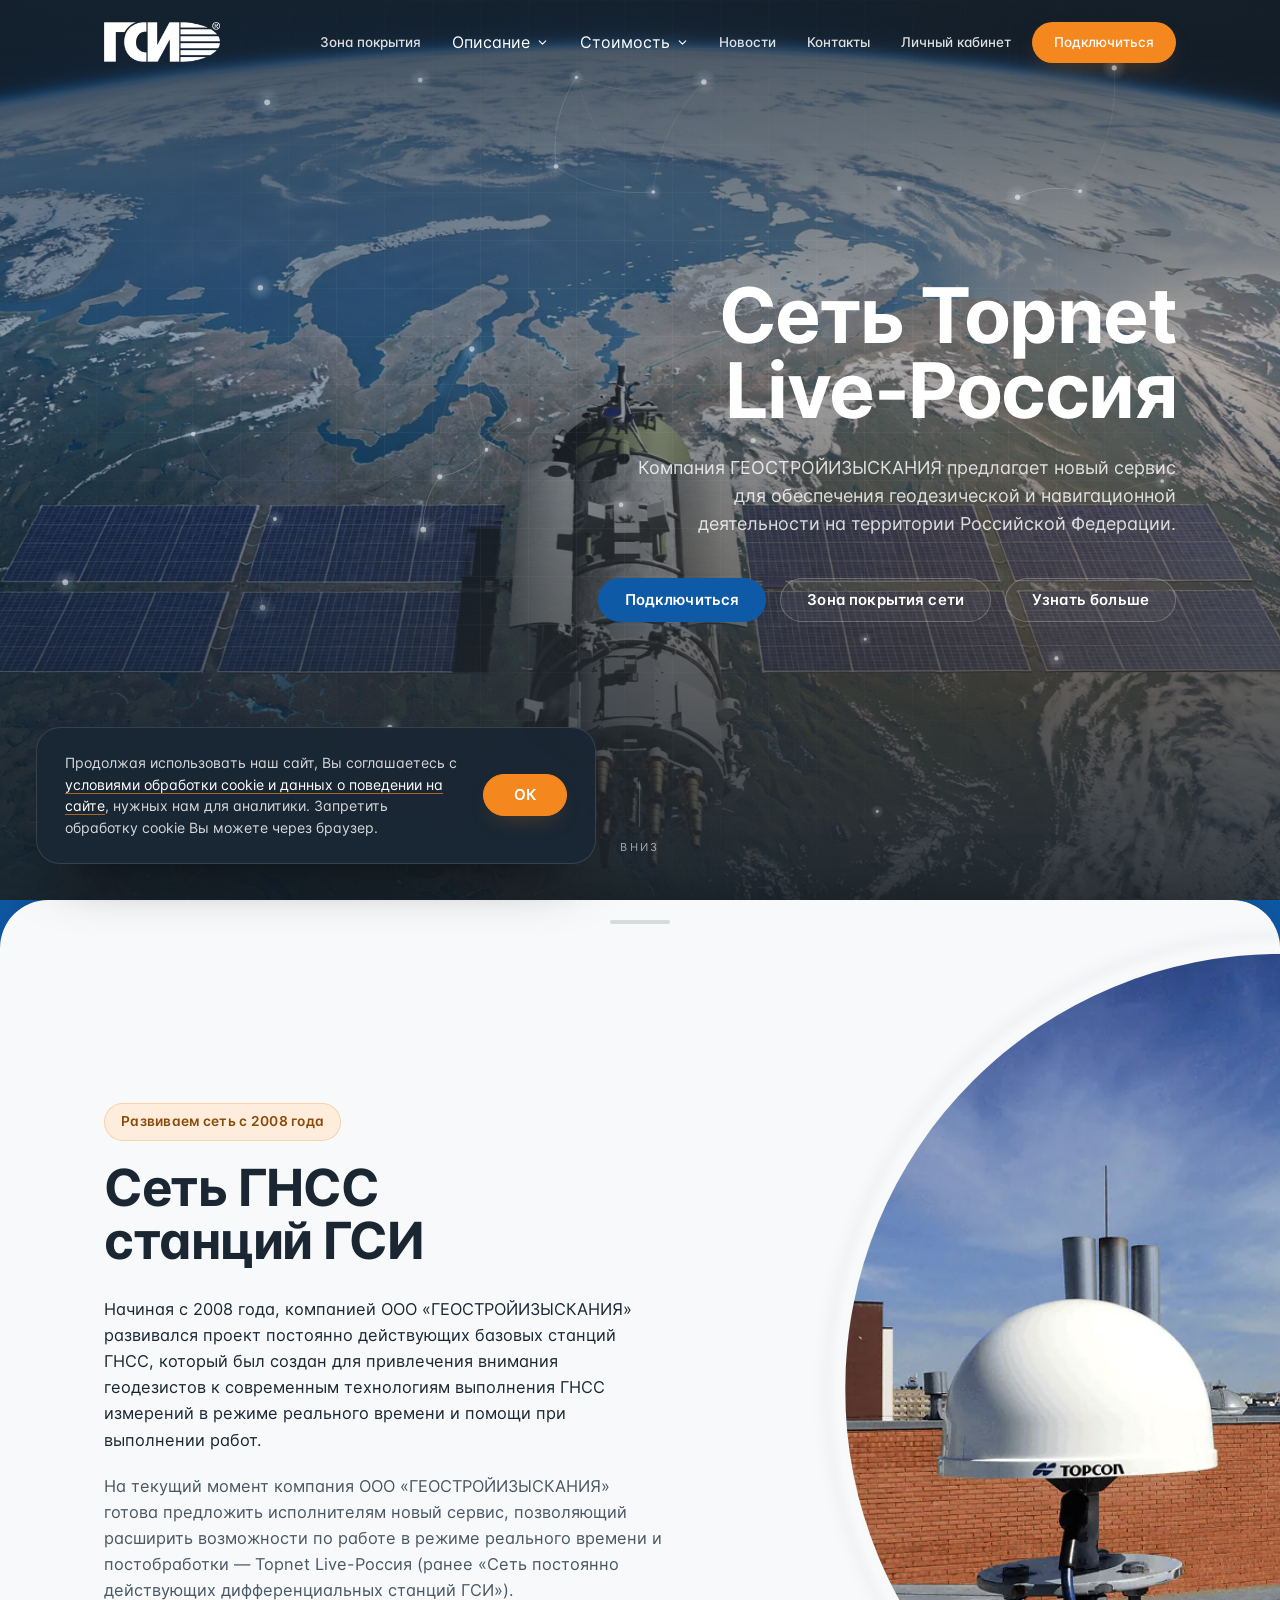
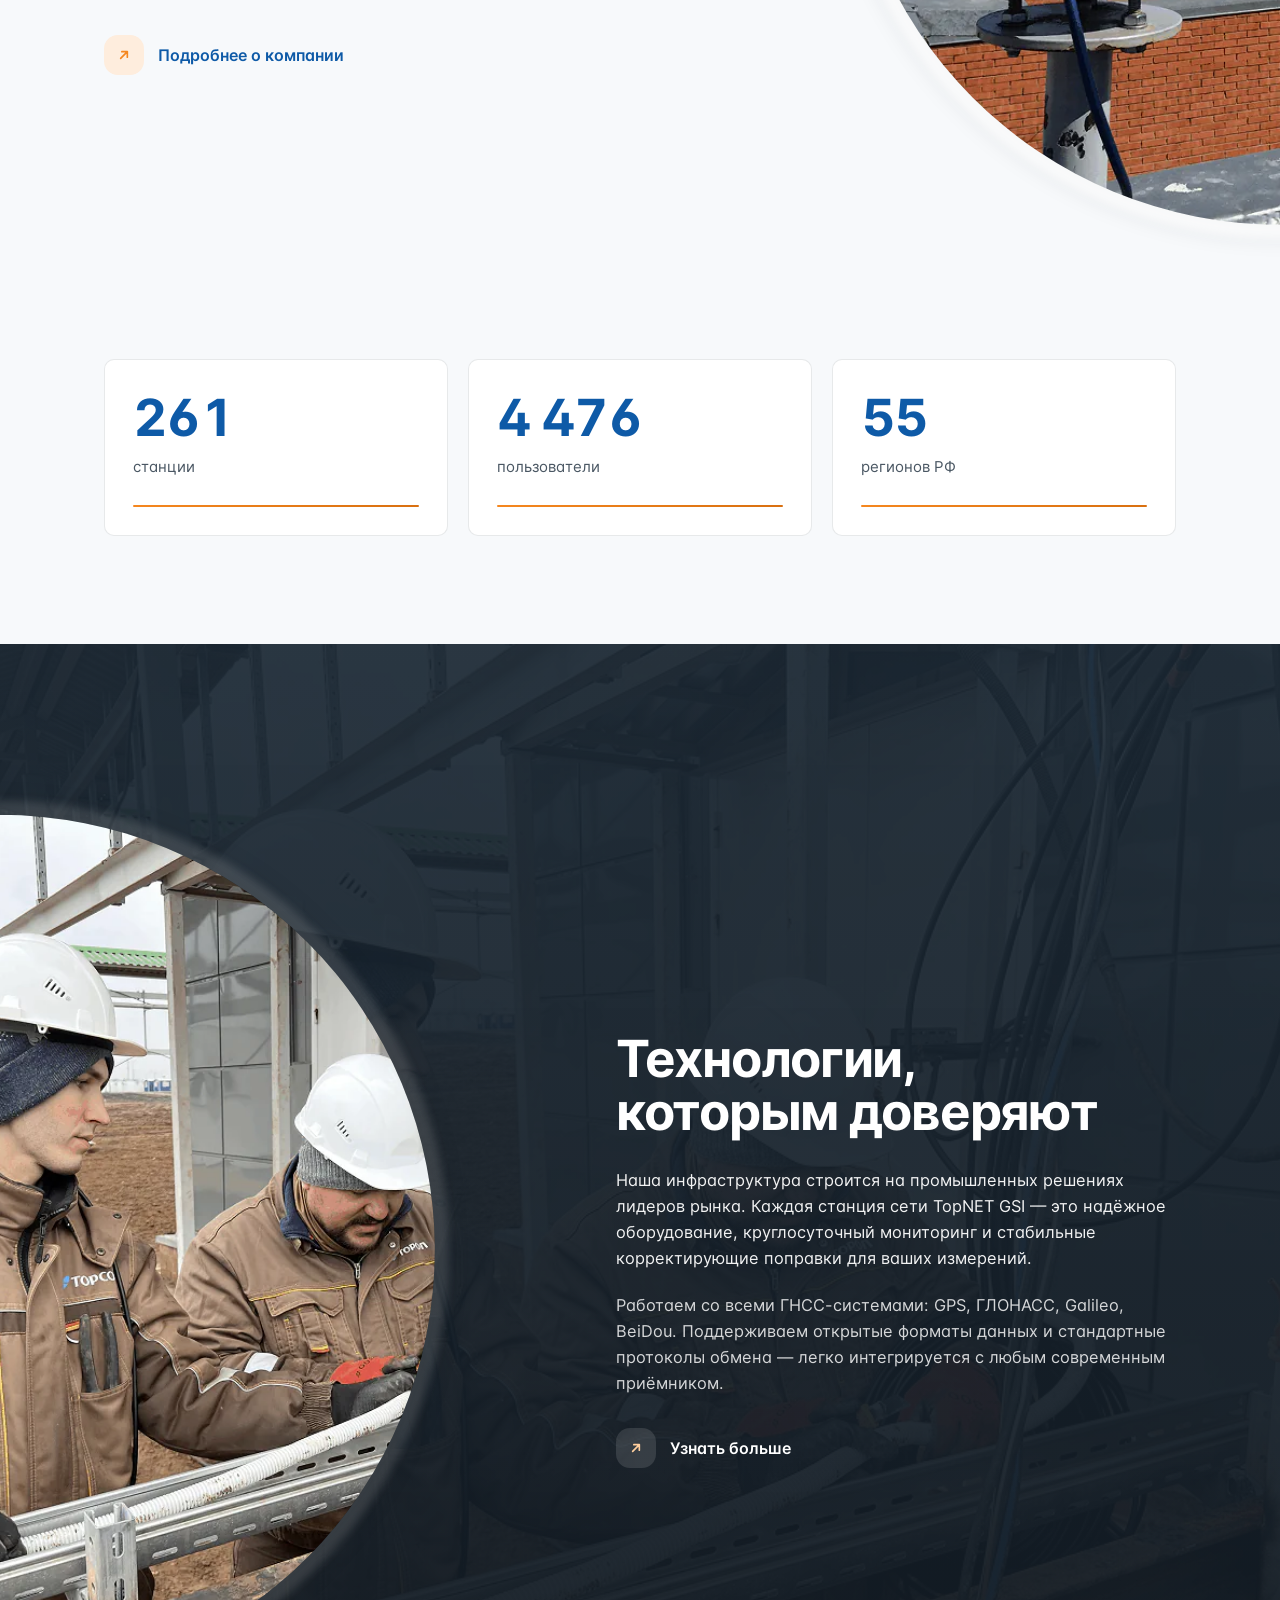
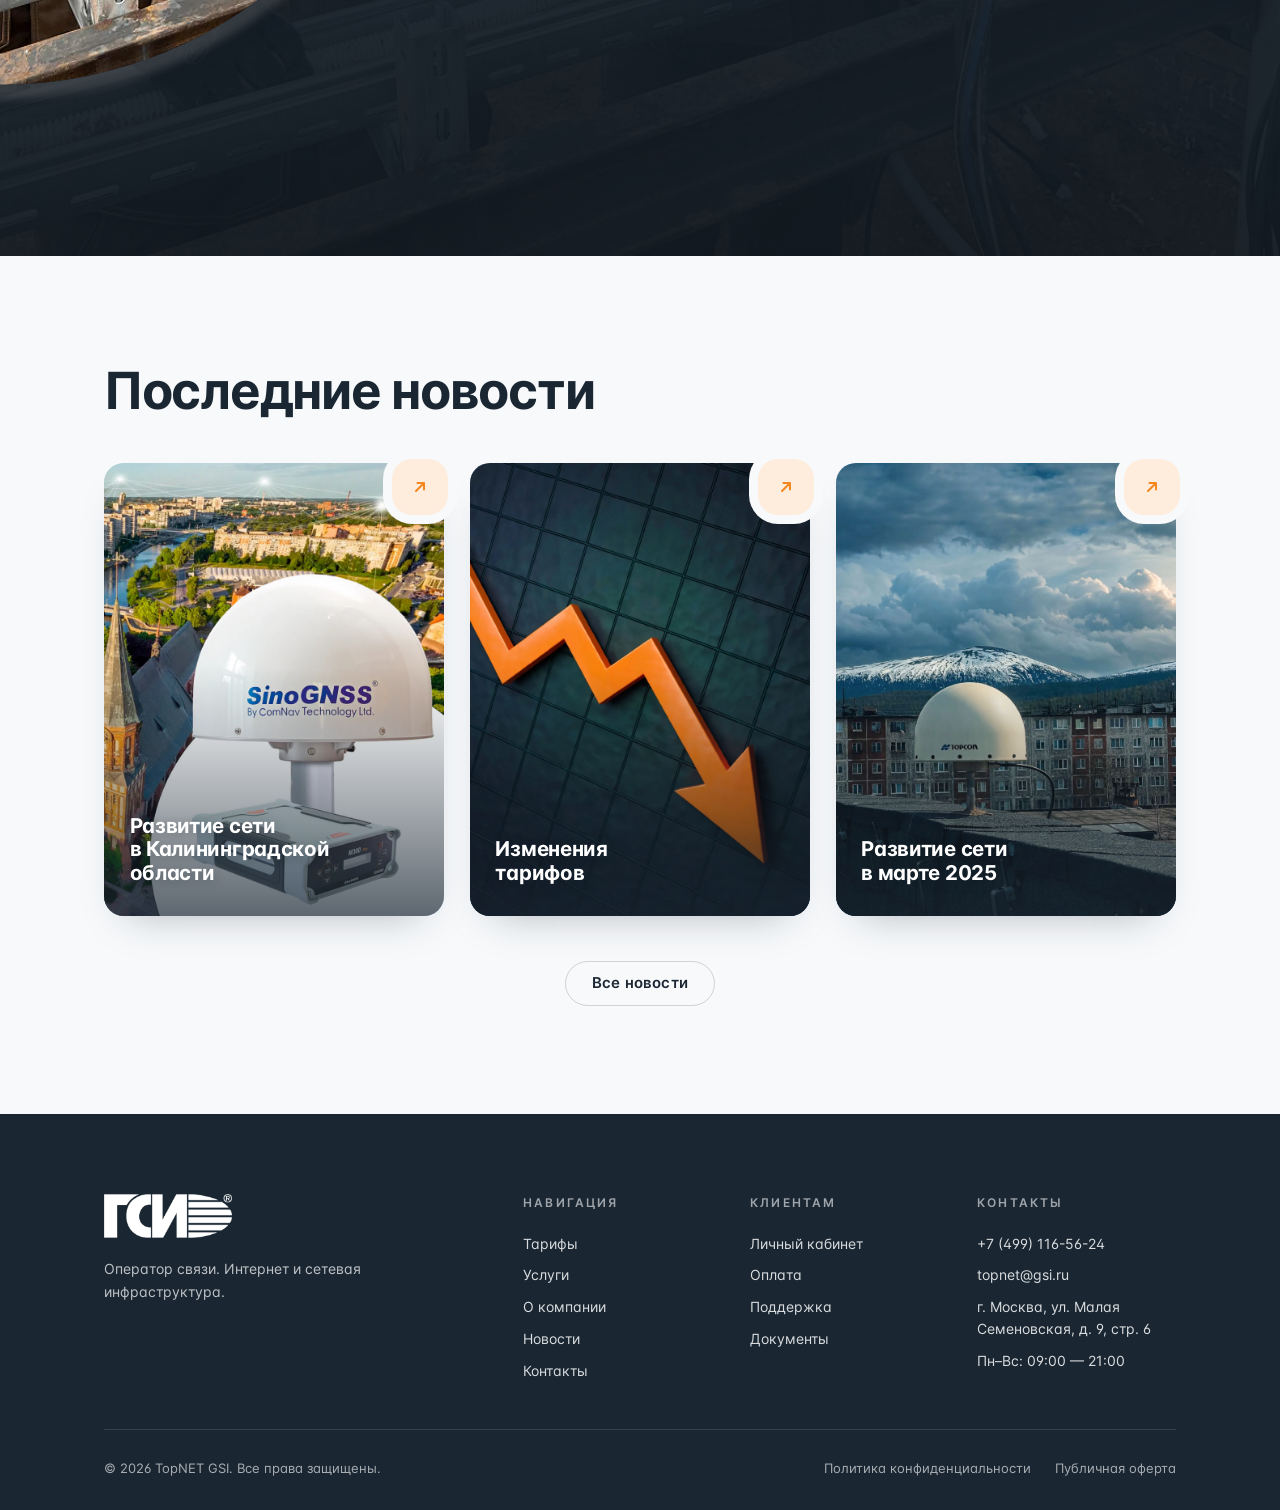
<file: index.html>
<!DOCTYPE html>
<html lang="ru">
<head>
  <meta charset="UTF-8" />
  <meta name="viewport" content="width=device-width, initial-scale=1.0" />
  <title>TopNET GSI — Интернет-провайдер нового поколения</title>
  <meta name="description" content="TopNET GSI — оператор связи. Высокоскоростной интернет, стабильная сеть, поддержка 24/7." />
  <link rel="icon" href="favicon.svg" type="image/svg+xml" />
  <link rel="icon" href="favicon.ico" sizes="32x32" />
  <link rel="apple-touch-icon" href="apple-touch-icon.png" />
  <link rel="manifest" href="site.webmanifest" />
  <meta name="theme-color" content="#1A2733" />
  <link rel="stylesheet" href="assets/Inter/css/inter.css" />
  <link rel="stylesheet" href="css/tokens.css" />
  <link rel="stylesheet" href="css/style.css" />
  <link rel="stylesheet" href="css/cookie.css" />
  <link rel="stylesheet" href="css/to-top.css" />
</head>
<body>

  <!-- ================= HEADER ================= -->
  <header class="header" id="site-header">
    <div class="header__inner">
      <a href="index.html" class="logo" aria-label="TopNET GSI — на главную">
        <img src="assets/images/logo.png" alt="TopNET GSI" class="logo__img" />
      </a>
      <nav class="nav" aria-label="Главное меню">
        <a class="nav__link" href="coverage.html">Зона покрытия</a>
        <div class="nav__item nav__item--dropdown">
          <button type="button" class="nav__link nav__trigger" aria-haspopup="true" aria-expanded="false">
            Описание
            <svg class="nav__trigger-caret" viewBox="0 0 24 24" fill="none" aria-hidden="true">
              <path d="M6 9l6 6 6-6" stroke="currentColor" stroke-width="2" stroke-linecap="round" stroke-linejoin="round"/>
            </svg>
          </button>
          <div class="nav__dropdown">
            <a class="nav__dd-link" href="network.html">
              <span class="nav__dd-text">
                <span class="nav__dd-title">Описание сети</span>
              </span>
              <svg class="nav__dd-arrow" viewBox="0 0 24 24" fill="none" aria-hidden="true">
                <path d="M8 16 16 8M16 8H9.4M16 8v6.6" stroke="currentColor" stroke-width="2" stroke-linecap="round" stroke-linejoin="round"/>
              </svg>
            </a>
            <a class="nav__dd-link" href="docs.html">
              <span class="nav__dd-text">
                <span class="nav__dd-title">Документация</span>
              </span>
              <svg class="nav__dd-arrow" viewBox="0 0 24 24" fill="none" aria-hidden="true">
                <path d="M8 16 16 8M16 8H9.4M16 8v6.6" stroke="currentColor" stroke-width="2" stroke-linecap="round" stroke-linejoin="round"/>
              </svg>
            </a>
          </div>
        </div>
        <div class="nav__item nav__item--dropdown">
          <button type="button" class="nav__link nav__trigger" aria-haspopup="true" aria-expanded="false">
            Стоимость
            <svg class="nav__trigger-caret" viewBox="0 0 24 24" fill="none" aria-hidden="true">
              <path d="M6 9l6 6 6-6" stroke="currentColor" stroke-width="2" stroke-linecap="round" stroke-linejoin="round"/>
            </svg>
          </button>
          <div class="nav__dropdown">
            <a class="nav__dd-link" href="tariffs.html">
              <span class="nav__dd-text">
                <span class="nav__dd-title">Тарифы и услуги</span>
              </span>
              <svg class="nav__dd-arrow" viewBox="0 0 24 24" fill="none" aria-hidden="true"><path d="M8 16 16 8M16 8H9.4M16 8v6.6" stroke="currentColor" stroke-width="2" stroke-linecap="round" stroke-linejoin="round"/></svg>
            </a>
            <a class="nav__dd-link" href="payment.html">
              <span class="nav__dd-text">
                <span class="nav__dd-title">Оплата</span>
              </span>
              <svg class="nav__dd-arrow" viewBox="0 0 24 24" fill="none" aria-hidden="true"><path d="M8 16 16 8M16 8H9.4M16 8v6.6" stroke="currentColor" stroke-width="2" stroke-linecap="round" stroke-linejoin="round"/></svg>
            </a>
          </div>
        </div>
        <a class="nav__link" href="news.html">Новости</a>
        <a class="nav__link" href="contacts.html">Контакты</a>
        <a class="nav__link" href="login.html">Личный кабинет</a>
        <a class="nav__link nav__link--cta" href="register.html">Подключиться</a>
      </nav>
      <button class="burger" aria-label="Меню" type="button">
        <span></span><span></span><span></span>
      </button>
    </div>
  </header>

  <!-- ================= BLOCK 1 — HERO (CRH-style frame reveal) ================= -->
  <section class="hero" id="hero">
    <div class="hero__sticky">
      <div class="hero__frame">
        <div class="hero__bg" id="heroBg"></div>
        <div class="hero__grid" aria-hidden="true"></div>
        <div class="hero__overlay" aria-hidden="true"></div>
        <!-- сеть точек/связей hero: строго под контентом (z-index 1 против 2) -->
        <canvas class="net-hero" id="netHero" aria-hidden="true"></canvas>
        <div class="hero__content">
          <div class="hero__inner">
            <h1 class="hero__title">
              Сеть Topnet<br>Live-Россия
            </h1>
            <p class="hero__subtitle">
              Компания ГЕОСТРОЙИЗЫСКАНИЯ предлагает новый сервис для обеспечения геодезической и навигационной деятельности на территории Российской Федерации.
            </p>
            <div class="hero__actions">
              <a href="register.html" class="btn btn--primary btn--shine">Подключиться</a>
              <a href="coverage.html" class="btn btn--outline-on-dark">Зона покрытия сети</a>
              <a href="network.html" class="btn btn--outline-on-dark">Узнать больше</a>
            </div>
          </div>
        </div>
        <div class="hero__scroll" aria-hidden="true">
          <div class="hero__scroll-line"><span></span></div>
          <span class="hero__scroll-label">Вниз</span>
        </div>
      </div>
    </div>
  </section>

  <!-- ============ BLOCK 2 — ABOUT (полукруг с фото слева + текст справа) ============ -->
  <section class="about" id="about">
    <div class="arcsec arcsec--right">
      <figure class="arc">
        <img src="assets/images/img-wight.webp" alt="Базовая станция ГНСС сети ГСИ на крыше здания" class="arc__img" loading="lazy" />
      </figure>
      <div class="container">
        <div class="arcsec__text">
          <span class="arcsec__eyebrow">Развиваем сеть с 2008 года</span>
          <h2 class="arcsec__title">
            Сеть ГНСС <br>станций ГСИ
          </h2>
          <p class="arcsec__lead">
            Начиная с 2008 года, компанией ООО «ГЕОСТРОЙИЗЫСКАНИЯ» развивался проект постоянно действующих базовых станций ГНСС,
            который был создан для привлечения внимания геодезистов к современным технологиям выполнения ГНСС измерений
            в режиме реального времени и помощи при выполнении работ.
          </p>
          <p class="arcsec__lead">
            На текущий момент компания ООО «ГЕОСТРОЙИЗЫСКАНИЯ» готова предложить исполнителям новый сервис,
            позволяющий расширить возможности по работе в режиме реального времени и постобработки —
            Topnet Live-Россия (ранее «Сеть постоянно действующих дифференциальных станций ГСИ»).
          </p>
          <a href="network.html" class="link-arrow">
            <span class="link-arrow__chip" aria-hidden="true">
              <svg viewBox="0 0 24 24" fill="none">
                <path d="M8 16 16 8M16 8H9.4M16 8v6.6" stroke="currentColor" stroke-width="2" stroke-linecap="round" stroke-linejoin="round"/>
              </svg>
            </span>
            Подробнее о компании
          </a>
        </div>
      </div>
    </div>
  </section>

  <!-- ================= BLOCK 3 — STATS ================= -->
  <section class="stats" id="stats">
    <div class="container">
      <div class="stats__grid">
        <div class="stat">
          <div class="stat__value" data-count="314">0</div>
          <div class="stat__label">станции</div>
          <div class="stat__bar"><span></span></div>
        </div>
        <div class="stat">
          <div class="stat__value" data-count="5381">0</div>
          <div class="stat__label">пользователи</div>
          <div class="stat__bar"><span></span></div>
        </div>
        <div class="stat">
          <div class="stat__value" data-count="66">0</div>
          <div class="stat__label">регионов РФ</div>
          <div class="stat__bar"><span></span></div>
        </div>
      </div>
    </div>
  </section>

  <!-- ========== BLOCK 4 — FEATURE (тёмный: полукруг с фото слева + текст справа) ========== -->
  <section class="feature" id="feature">
    <div class="feature__backdrop" aria-hidden="true"></div>
    <div class="arcsec arcsec--dark">
      <figure class="arc">
        <img src="assets/images/img-black.webp" alt="Оборудование базовой станции сети TopNET GSI" class="arc__img" loading="lazy" />
      </figure>
      <div class="container">
        <div class="arcsec__text">
          <h2 class="arcsec__title">
            Технологии,<br>которым доверяют
          </h2>
          <p class="arcsec__lead">
            Наша инфраструктура строится на промышленных решениях лидеров рынка. Каждая станция
            сети TopNET GSI — это надёжное оборудование, круглосуточный мониторинг и стабильные
            корректирующие поправки для ваших измерений.
          </p>
          <p class="arcsec__lead">
            Работаем со всеми ГНСС-системами: GPS, ГЛОНАСС, Galileo, BeiDou. Поддерживаем открытые
            форматы данных и стандартные протоколы обмена — легко интегрируется с любым современным
            приёмником.
          </p>
          <a href="network.html" class="link-arrow">
            <span class="link-arrow__chip" aria-hidden="true">
              <svg viewBox="0 0 24 24" fill="none">
                <path d="M8 16 16 8M16 8H9.4M16 8v6.6" stroke="currentColor" stroke-width="2" stroke-linecap="round" stroke-linejoin="round"/>
              </svg>
            </span>
            Узнать больше
          </a>
        </div>
      </div>
    </div>
  </section>

  <!-- ================= BLOCK 5 — NEWS (three latest posts) ================= -->
  <section class="news" id="news">
    <div class="container">
      <div class="news__head">
        <h2 class="news__title">Последние новости</h2>
      </div>

      <div class="news__grid">
        <article class="news-card">
          <a href="news.html#post-kaliningrad" class="news-card__link" aria-label="Развитие сети в Калининградской области">
            <div class="news-card__media" style="--news-media-pos: 100% 50%">
              <img
                class="news-media__img"
                src="assets/images/news/kaliningrad/kaliningrad-420x560.jpg"
                width="420" height="560"
                alt="Развитие сети в Калининградской области"
                loading="lazy" decoding="async">
            </div>
            <span class="news-card__arrow" aria-hidden="true">
              <svg viewBox="0 0 24 24" fill="none">
                <path d="M8 16 16 8M16 8H9.4M16 8v6.6" stroke="currentColor" stroke-width="2" stroke-linecap="round" stroke-linejoin="round"/>
              </svg>
            </span>
            <div class="news-card__content">
              <h3 class="news-card__title">Развитие сети<br>в Калининградской области</h3>
            </div>
          </a>
        </article>
        <article class="news-card">
          <a href="news.html#post-tariffs" class="news-card__link" aria-label="Изменения тарифов">
            <div class="news-card__media">
              <img
                class="news-media__img"
                src="assets/images/news/tariffs/tariffs-420x560.jpg"
                width="420" height="560"
                alt="Изменения тарифов"
                loading="lazy" decoding="async">
            </div>
            <span class="news-card__arrow" aria-hidden="true">
              <svg viewBox="0 0 24 24" fill="none">
                <path d="M8 16 16 8M16 8H9.4M16 8v6.6" stroke="currentColor" stroke-width="2" stroke-linecap="round" stroke-linejoin="round"/>
              </svg>
            </span>
            <div class="news-card__content">
              <h3 class="news-card__title">Изменения<br>тарифов</h3>
            </div>
          </a>
        </article>
        <article class="news-card">
          <a href="news.html#post-march-2025" class="news-card__link" aria-label="Развитие сети Topnet Live Россия. Март 2025.">
            <div class="news-card__media">
              <img
                class="news-media__img"
                src="assets/images/news/march-2025/march-2025-420x560.jpg"
                width="420" height="560"
                alt="Развитие сети Topnet Live Россия. Март 2025."
                loading="lazy" decoding="async">
            </div>
            <span class="news-card__arrow" aria-hidden="true">
              <svg viewBox="0 0 24 24" fill="none">
                <path d="M8 16 16 8M16 8H9.4M16 8v6.6" stroke="currentColor" stroke-width="2" stroke-linecap="round" stroke-linejoin="round"/>
              </svg>
            </span>
            <div class="news-card__content">
              <h3 class="news-card__title">Развитие сети<br>в марте 2025</h3>
            </div>
          </a>
        </article>
      </div>
    </div>

    <div class="container news__footer">
      <a href="news.html" class="btn btn--outline">Все новости</a>
    </div>
  </section>

  <!-- ================= BLOCK 6 — FOOTER ================= -->
  <footer class="footer">
    <div class="container">
      <div class="footer__top">
        <div class="footer__brand">
          <a href="index.html" class="logo logo--footer">
            <img src="assets/images/logo.png" alt="TopNET GSI" class="logo__img" />
          </a>
          <p class="footer__tag">Оператор связи. Интернет и сетевая инфраструктура.</p>
        </div>
        <div class="footer__cols">
          <div class="footer__col">
            <h4 class="footer__col-title">Навигация</h4>
            <a href="tariffs.html">Тарифы</a>
            <a href="tariffs.html">Услуги</a>
            <a href="network.html">О компании</a>
            <a href="news.html">Новости</a>
            <a href="contacts.html">Контакты</a>
          </div>
          <div class="footer__col">
            <h4 class="footer__col-title">Клиентам</h4>
            <a href="login.html">Личный кабинет</a>
            <a href="payment.html">Оплата</a>
            <a href="contacts.html">Поддержка</a>
            <a href="docs.html">Документы</a>
          </div>
          <div class="footer__col">
            <h4 class="footer__col-title">Контакты</h4>
            <a href="tel:+74991165624">+7 (499) 116-56-24</a>
            <a href="mailto:topnet@gsi.ru">topnet@gsi.ru</a>
            <span>г. Москва, ул. Малая Семеновская, д. 9, стр. 6</span>
            <span>Пн–Вс: 09:00 — 21:00</span>
          </div>
        </div>
      </div>
      <div class="footer__bottom">
        <span>© 2026 TopNET GSI. Все права защищены.</span>
        <div class="footer__legal">
          <a href="privacy.html">Политика конфиденциальности</a>
          <a href="#">Публичная оферта</a>
        </div>
      </div>
    </div>
  </footer>


  <!-- ================= СОГЛАСИЕ НА COOKIE ================= -->
  <aside class="cookie" data-cookie role="region" aria-label="Согласие на обработку cookie" hidden>
    <p class="cookie__text">
      Продолжая использовать наш сайт, Вы соглашаетесь с
      <a href="privacy.html">условиями обработки cookie и данных о поведении на сайте</a>,
      нужных нам для аналитики. Запретить обработку cookie Вы можете через браузер.
    </p>
    <button type="button" class="cookie__btn" data-cookie-accept>ОК</button>
  </aside>
  <script src="js/main.js" defer></script>
  <script src="js/net-bg.js" defer></script>
  <script src="js/cookie.js" defer></script>
  <script src="js/to-top.js" defer></script>
</body>
</html>
</file>
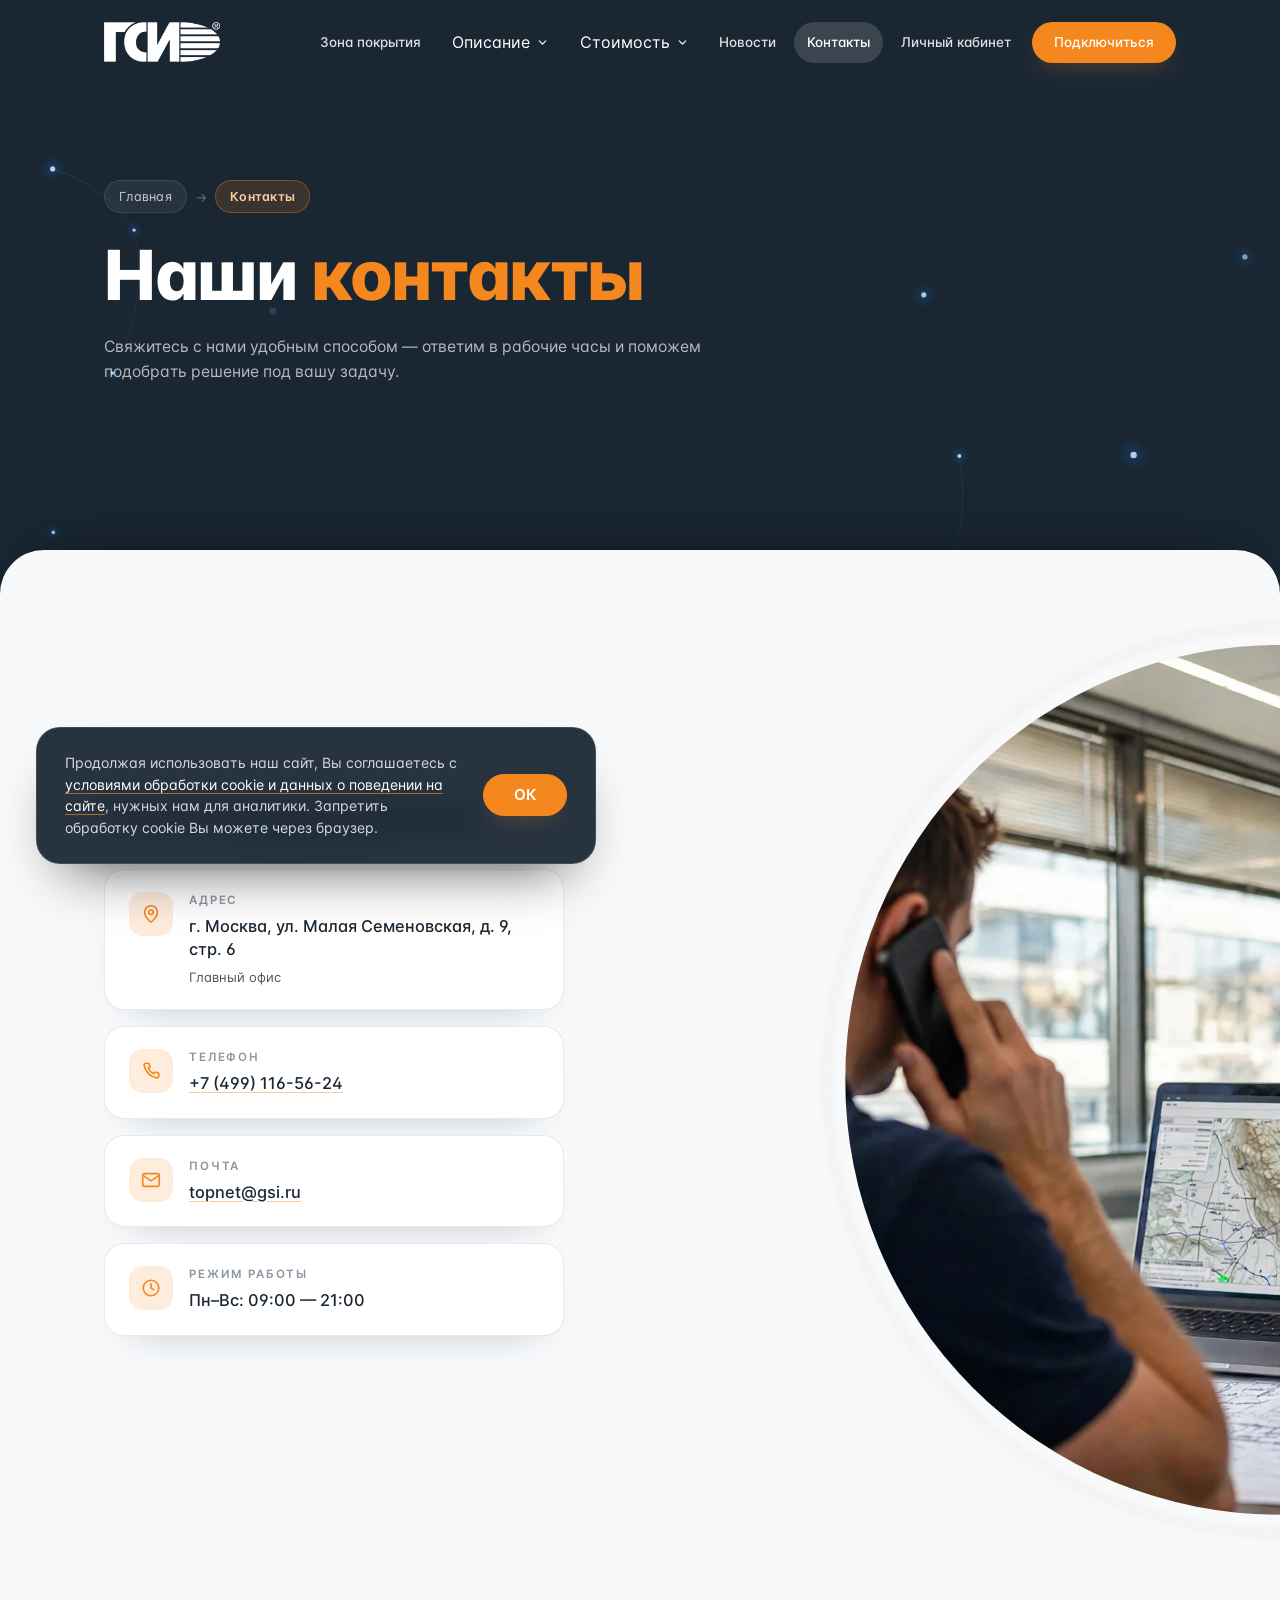
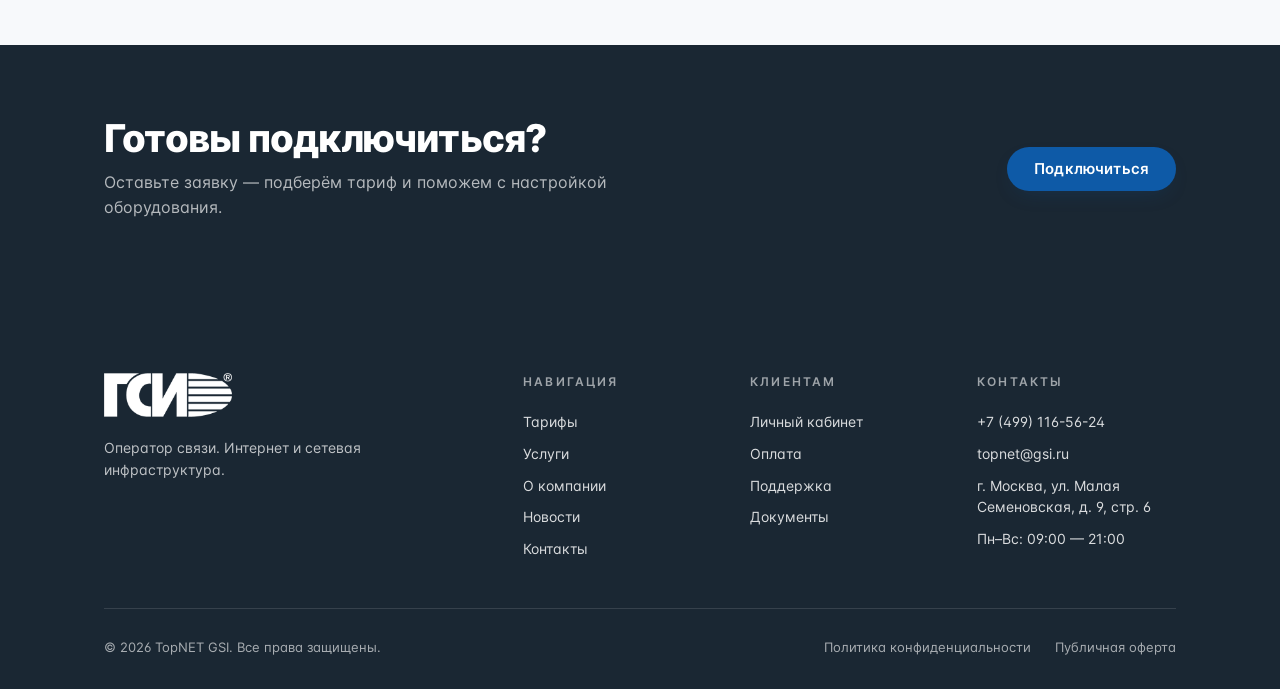
<file: contacts.html>
<!DOCTYPE html>
<html lang="ru">
<head>
  <meta charset="UTF-8" />
  <meta name="viewport" content="width=device-width, initial-scale=1.0" />
  <title>Контакты — TopNET GSI</title>
  <meta name="description" content="Контакты TopNET GSI: главный офис в Москве и представительства." />
  <link rel="icon" href="favicon.svg" type="image/svg+xml" />
  <link rel="icon" href="favicon.ico" sizes="32x32" />
  <link rel="apple-touch-icon" href="apple-touch-icon.png" />
  <link rel="manifest" href="site.webmanifest" />
  <meta name="theme-color" content="#1A2733" />
  <link rel="stylesheet" href="assets/Inter/css/inter.css" />
  <link rel="stylesheet" href="css/tokens.css" />
  <link rel="stylesheet" href="css/style.css" />
  <link rel="stylesheet" href="css/cookie.css" />
  <link rel="stylesheet" href="css/to-top.css" />
</head>
<body>

  <!-- ================= HEADER ================= -->
  <header class="header" id="site-header">
    <div class="header__inner">
      <a href="index.html" class="logo" aria-label="TopNET GSI — на главную">
        <img src="assets/images/logo.png" alt="TopNET GSI" class="logo__img" />
      </a>
      <nav class="nav" aria-label="Главное меню">
        <a class="nav__link" href="coverage.html">Зона покрытия</a>
        <div class="nav__item nav__item--dropdown">
          <button type="button" class="nav__link nav__trigger" aria-haspopup="true" aria-expanded="false">
            Описание
            <svg class="nav__trigger-caret" viewBox="0 0 24 24" fill="none" aria-hidden="true">
              <path d="M6 9l6 6 6-6" stroke="currentColor" stroke-width="2" stroke-linecap="round" stroke-linejoin="round"/>
            </svg>
          </button>
          <div class="nav__dropdown">
            <a class="nav__dd-link" href="network.html">
              <span class="nav__dd-text">
                <span class="nav__dd-title">Описание сети</span>
              </span>
              <svg class="nav__dd-arrow" viewBox="0 0 24 24" fill="none" aria-hidden="true">
                <path d="M8 16 16 8M16 8H9.4M16 8v6.6" stroke="currentColor" stroke-width="2" stroke-linecap="round" stroke-linejoin="round"/>
              </svg>
            </a>
            <a class="nav__dd-link" href="docs.html">
              <span class="nav__dd-text">
                <span class="nav__dd-title">Документация</span>
              </span>
              <svg class="nav__dd-arrow" viewBox="0 0 24 24" fill="none" aria-hidden="true">
                <path d="M8 16 16 8M16 8H9.4M16 8v6.6" stroke="currentColor" stroke-width="2" stroke-linecap="round" stroke-linejoin="round"/>
              </svg>
            </a>
          </div>
        </div>
        <div class="nav__item nav__item--dropdown">
          <button type="button" class="nav__link nav__trigger" aria-haspopup="true" aria-expanded="false">
            Стоимость
            <svg class="nav__trigger-caret" viewBox="0 0 24 24" fill="none" aria-hidden="true">
              <path d="M6 9l6 6 6-6" stroke="currentColor" stroke-width="2" stroke-linecap="round" stroke-linejoin="round"/>
            </svg>
          </button>
          <div class="nav__dropdown">
            <a class="nav__dd-link" href="tariffs.html">
              <span class="nav__dd-text">
                <span class="nav__dd-title">Тарифы и услуги</span>
              </span>
              <svg class="nav__dd-arrow" viewBox="0 0 24 24" fill="none" aria-hidden="true"><path d="M8 16 16 8M16 8H9.4M16 8v6.6" stroke="currentColor" stroke-width="2" stroke-linecap="round" stroke-linejoin="round"/></svg>
            </a>
            <a class="nav__dd-link" href="payment.html">
              <span class="nav__dd-text">
                <span class="nav__dd-title">Оплата</span>
              </span>
              <svg class="nav__dd-arrow" viewBox="0 0 24 24" fill="none" aria-hidden="true"><path d="M8 16 16 8M16 8H9.4M16 8v6.6" stroke="currentColor" stroke-width="2" stroke-linecap="round" stroke-linejoin="round"/></svg>
            </a>
          </div>
        </div>
        <a class="nav__link" href="news.html">Новости</a>
        <a class="nav__link is-active" href="contacts.html" aria-current="page">Контакты</a>
        <a class="nav__link" href="login.html">Личный кабинет</a>
        <a class="nav__link nav__link--cta" href="register.html">Подключиться</a>
      </nav>
      <button class="burger" aria-label="Меню" type="button">
        <span></span><span></span><span></span>
      </button>
    </div>
  </header>

  <!-- ================= HERO ================= -->
  <section class="page-hero page-hero--net">
    <!-- живая сеть по бокам: тот же скрипт, что в ЛК и на тарифах -->
    <canvas class="page-hero__net" id="netCanvas" aria-hidden="true"></canvas>
    <div class="container">
      <nav class="crumbs crumbs--pill" aria-label="Хлебные крошки">
        <a href="index.html">Главная</a>
        <span class="crumbs__sep" aria-hidden="true">→</span>
        <span class="crumbs__current">Контакты</span>
      </nav>
      <h1 class="page-hero__title page-hero__title--xl">
        Наши <span class="page-hero__accent">контакты</span>
      </h1>
      <p class="page-hero__lead">
        Свяжитесь с нами удобным способом — ответим в рабочие часы
        и поможем подобрать решение под вашу задачу.
      </p>
    </div>
  </section>

  <!-- ============ КОНТАКТЫ (полукруг с фото справа, как на главной) ============ -->
  <main class="page-body page-body--soft page-body--arc">
    <div class="arcsec arcsec--right contacts-arc">

      <figure class="arc">
        <img src="assets/images/Contacts.webp" alt="Специалист технической поддержки TopNET GSI на связи" class="arc__img" loading="lazy" />
      </figure>

      <div class="container">
        <div class="arcsec__text contacts-side">
          <div class="section-head">
            <h2 class="section-head__title">Техподдержка</h2>
          </div>

          <!-- ---------- карточки контактов ---------- -->
          <div class="contacts-stack">

            <div class="info-card">
              <span class="info-card__icon" aria-hidden="true">
                <svg viewBox="0 0 24 24" fill="none">
                  <path d="M12 21s7-6.1 7-11a7 7 0 1 0-14 0c0 4.9 7 11 7 11Z" stroke="currentColor" stroke-width="1.8" stroke-linejoin="round"/>
                  <circle cx="12" cy="10" r="2.4" stroke="currentColor" stroke-width="1.8"/>
                </svg>
              </span>
              <div class="info-card__body">
                <span class="info-card__label">Адрес</span>
                <span class="info-card__value">г. Москва, ул. Малая Семеновская, д. 9, стр. 6</span>
                <span class="info-card__note">Главный офис</span>
              </div>
            </div>

            <div class="info-card">
              <span class="info-card__icon" aria-hidden="true">
                <svg viewBox="0 0 24 24" fill="none">
                  <path d="M6.5 3.5h3l1.5 4-2 1.5a11 11 0 0 0 6 6l1.5-2 4 1.5v3a2 2 0 0 1-2.2 2A16.5 16.5 0 0 1 4.5 5.7 2 2 0 0 1 6.5 3.5Z" stroke="currentColor" stroke-width="1.8" stroke-linejoin="round"/>
                </svg>
              </span>
              <div class="info-card__body">
                <span class="info-card__label">Телефон</span>
                <a class="info-card__value" href="tel:+74991165624">+7 (499) 116-56-24</a>
              </div>
            </div>

            <div class="info-card">
              <span class="info-card__icon" aria-hidden="true">
                <svg viewBox="0 0 24 24" fill="none">
                  <rect x="3" y="5" width="18" height="14" rx="2.5" stroke="currentColor" stroke-width="1.8"/>
                  <path d="m4 7.5 8 5.5 8-5.5" stroke="currentColor" stroke-width="1.8" stroke-linecap="round" stroke-linejoin="round"/>
                </svg>
              </span>
              <div class="info-card__body">
                <span class="info-card__label">Почта</span>
                <a class="info-card__value" href="mailto:topnet@gsi.ru">topnet@gsi.ru</a>
              </div>
            </div>

            <div class="info-card">
              <span class="info-card__icon" aria-hidden="true">
                <svg viewBox="0 0 24 24" fill="none">
                  <circle cx="12" cy="12" r="8.5" stroke="currentColor" stroke-width="1.8"/>
                  <path d="M12 7.5V12l3.2 2" stroke="currentColor" stroke-width="1.8" stroke-linecap="round" stroke-linejoin="round"/>
                </svg>
              </span>
              <div class="info-card__body">
                <span class="info-card__label">Режим работы</span>
                <span class="info-card__value">Пн–Вс: 09:00 — 21:00</span>
              </div>
            </div>

          </div>

        </div>
      </div>
    </div>
  </main>

  <!-- ================= CTA ================= -->
  <section class="cta-band">
    <div class="container">
      <div class="cta-band__inner">
        <div>
          <h2 class="cta-band__title">Готовы подключиться?</h2>
          <p class="cta-band__text">
            Оставьте заявку — подберём тариф и поможем с настройкой оборудования.
          </p>
        </div>
        <a href="register.html" class="btn btn--primary btn--shine">Подключиться</a>
      </div>
    </div>
  </section>

  <!-- ================= FOOTER ================= -->
  <footer class="footer">
    <div class="container">
      <div class="footer__top">
        <div class="footer__brand">
          <a href="index.html" class="logo logo--footer">
            <img src="assets/images/logo.png" alt="TopNET GSI" class="logo__img" />
          </a>
          <p class="footer__tag">Оператор связи. Интернет и сетевая инфраструктура.</p>
        </div>
        <div class="footer__cols">
          <div class="footer__col">
            <h4 class="footer__col-title">Навигация</h4>
            <a href="tariffs.html">Тарифы</a>
            <a href="tariffs.html">Услуги</a>
            <a href="network.html">О компании</a>
            <a href="news.html">Новости</a>
            <a href="contacts.html">Контакты</a>
          </div>
          <div class="footer__col">
            <h4 class="footer__col-title">Клиентам</h4>
            <a href="login.html">Личный кабинет</a>
            <a href="payment.html">Оплата</a>
            <a href="contacts.html">Поддержка</a>
            <a href="docs.html">Документы</a>
          </div>
          <div class="footer__col">
            <h4 class="footer__col-title">Контакты</h4>
            <a href="tel:+74991165624">+7 (499) 116-56-24</a>
            <a href="mailto:topnet@gsi.ru">topnet@gsi.ru</a>
            <span>г. Москва, ул. Малая Семеновская, д. 9, стр. 6</span>
            <span>Пн–Вс: 09:00 — 21:00</span>
          </div>
        </div>
      </div>
      <div class="footer__bottom">
        <span>© 2026 TopNET GSI. Все права защищены.</span>
        <div class="footer__legal">
          <a href="privacy.html">Политика конфиденциальности</a>
          <a href="#">Публичная оферта</a>
        </div>
      </div>
    </div>
  </footer>


  <!-- ================= СОГЛАСИЕ НА COOKIE ================= -->
  <aside class="cookie" data-cookie role="region" aria-label="Согласие на обработку cookie" hidden>
    <p class="cookie__text">
      Продолжая использовать наш сайт, Вы соглашаетесь с
      <a href="privacy.html">условиями обработки cookie и данных о поведении на сайте</a>,
      нужных нам для аналитики. Запретить обработку cookie Вы можете через браузер.
    </p>
    <button type="button" class="cookie__btn" data-cookie-accept>ОК</button>
  </aside>
  <!-- main.js — ради бургер-меню; hero/статистика/карусель здесь просто отсутствуют -->
  <script src="js/main.js" defer></script>
  <!-- network.js — только фоновая сеть в hero: элементов формы ЛК на странице нет -->
  <script src="js/network.js" defer></script>
  <script src="js/cookie.js" defer></script>
  <script src="js/to-top.js" defer></script>
</body>
</html>
</file>
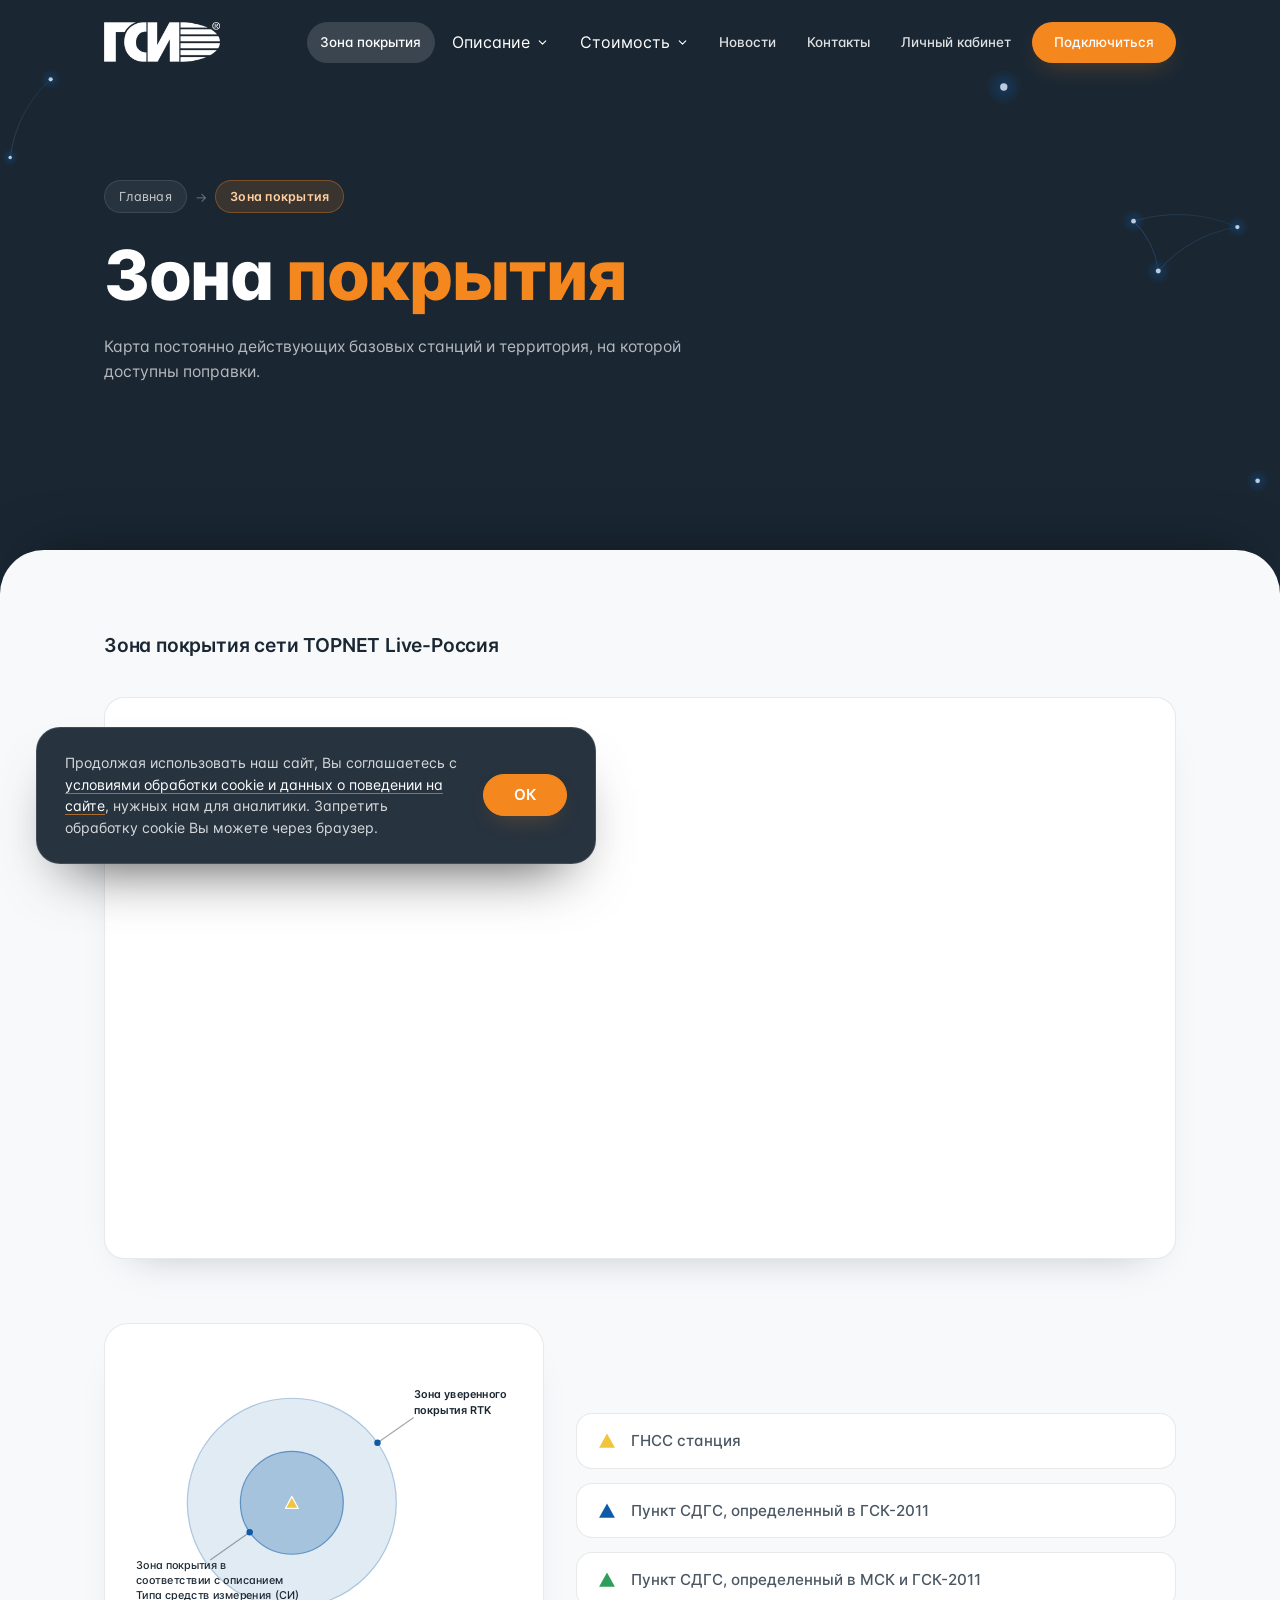
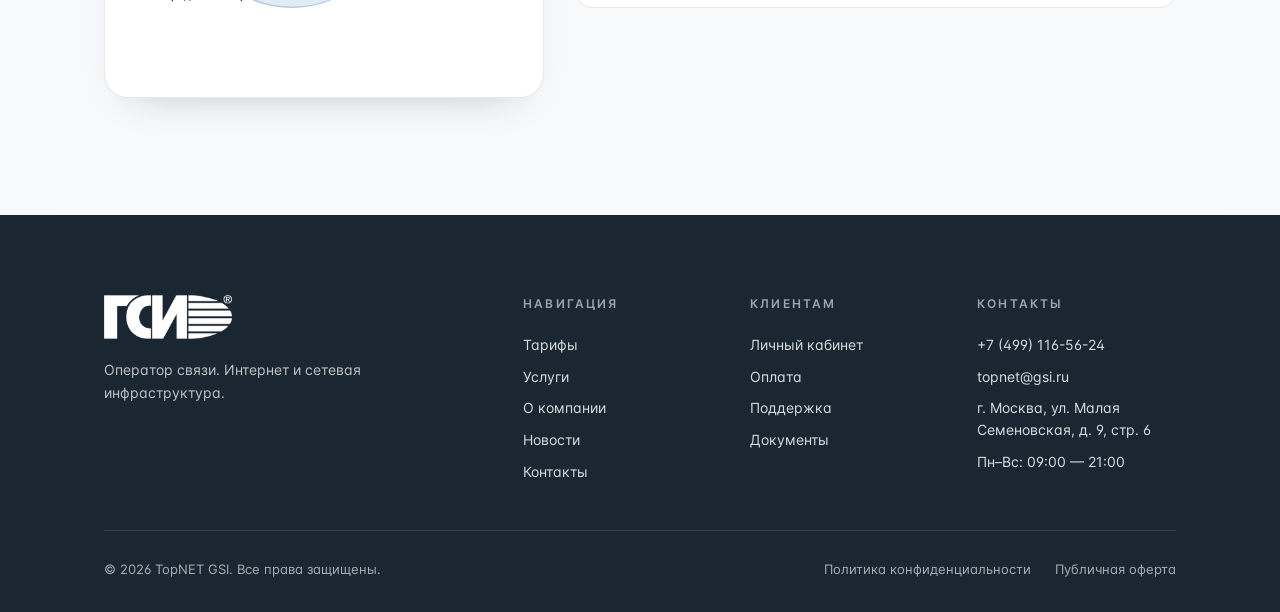
<file: coverage.html>
<!DOCTYPE html>
<html lang="ru">
<head>
  <meta charset="UTF-8" />
  <meta name="viewport" content="width=device-width, initial-scale=1.0" />
  <title>Зона покрытия — TopNET GSI</title>
  <meta name="description" content="Карта станций и зона покрытия сети TopNET GSI." />
  <link rel="icon" href="favicon.svg" type="image/svg+xml" />
  <link rel="icon" href="favicon.ico" sizes="32x32" />
  <link rel="apple-touch-icon" href="apple-touch-icon.png" />
  <link rel="manifest" href="site.webmanifest" />
  <meta name="theme-color" content="#1A2733" />
  <link rel="stylesheet" href="assets/Inter/css/inter.css" />
  <link rel="stylesheet" href="css/tokens.css" />
  <link rel="stylesheet" href="css/style.css" />
  <link rel="stylesheet" href="css/cookie.css" />
  <link rel="stylesheet" href="css/to-top.css" />
</head>
<body>

  <!-- ================= HEADER ================= -->
  <header class="header" id="site-header">
    <div class="header__inner">
      <a href="index.html" class="logo" aria-label="TopNET GSI — на главную">
        <img src="assets/images/logo.png" alt="TopNET GSI" class="logo__img" />
      </a>
      <nav class="nav" aria-label="Главное меню">
        <a class="nav__link is-active" href="coverage.html" aria-current="page">Зона покрытия</a>
        <div class="nav__item nav__item--dropdown">
          <button type="button" class="nav__link nav__trigger" aria-haspopup="true" aria-expanded="false">
            Описание
            <svg class="nav__trigger-caret" viewBox="0 0 24 24" fill="none" aria-hidden="true">
              <path d="M6 9l6 6 6-6" stroke="currentColor" stroke-width="2" stroke-linecap="round" stroke-linejoin="round"/>
            </svg>
          </button>
          <div class="nav__dropdown">
            <a class="nav__dd-link" href="network.html">
              <span class="nav__dd-text">
                <span class="nav__dd-title">Описание сети</span>
              </span>
              <svg class="nav__dd-arrow" viewBox="0 0 24 24" fill="none" aria-hidden="true"><path d="M8 16 16 8M16 8H9.4M16 8v6.6" stroke="currentColor" stroke-width="2" stroke-linecap="round" stroke-linejoin="round"/></svg>
            </a>
            <a class="nav__dd-link" href="docs.html">
              <span class="nav__dd-text">
                <span class="nav__dd-title">Документация</span>
              </span>
              <svg class="nav__dd-arrow" viewBox="0 0 24 24" fill="none" aria-hidden="true"><path d="M8 16 16 8M16 8H9.4M16 8v6.6" stroke="currentColor" stroke-width="2" stroke-linecap="round" stroke-linejoin="round"/></svg>
            </a>
          </div>
        </div>
        <div class="nav__item nav__item--dropdown">
          <button type="button" class="nav__link nav__trigger" aria-haspopup="true" aria-expanded="false">
            Стоимость
            <svg class="nav__trigger-caret" viewBox="0 0 24 24" fill="none" aria-hidden="true">
              <path d="M6 9l6 6 6-6" stroke="currentColor" stroke-width="2" stroke-linecap="round" stroke-linejoin="round"/>
            </svg>
          </button>
          <div class="nav__dropdown">
            <a class="nav__dd-link" href="tariffs.html">
              <span class="nav__dd-text">
                <span class="nav__dd-title">Тарифы и услуги</span>
              </span>
              <svg class="nav__dd-arrow" viewBox="0 0 24 24" fill="none" aria-hidden="true"><path d="M8 16 16 8M16 8H9.4M16 8v6.6" stroke="currentColor" stroke-width="2" stroke-linecap="round" stroke-linejoin="round"/></svg>
            </a>
            <a class="nav__dd-link" href="payment.html">
              <span class="nav__dd-text">
                <span class="nav__dd-title">Оплата</span>
              </span>
              <svg class="nav__dd-arrow" viewBox="0 0 24 24" fill="none" aria-hidden="true"><path d="M8 16 16 8M16 8H9.4M16 8v6.6" stroke="currentColor" stroke-width="2" stroke-linecap="round" stroke-linejoin="round"/></svg>
            </a>
          </div>
        </div>
        <a class="nav__link" href="news.html">Новости</a>
        <a class="nav__link" href="contacts.html">Контакты</a>
        <a class="nav__link" href="login.html">Личный кабинет</a>
        <a class="nav__link nav__link--cta" href="register.html">Подключиться</a>
      </nav>
      <button class="burger" aria-label="Меню" type="button">
        <span></span><span></span><span></span>
      </button>
    </div>
  </header>

  <!-- ================= PAGE HERO ================= -->
  <section class="page-hero page-hero--net">
    <!-- живая сеть по бокам: тот же скрипт, что в ЛК -->
    <canvas class="page-hero__net" id="netCanvas" aria-hidden="true"></canvas>
    <div class="container">
      <nav class="crumbs crumbs--pill" aria-label="Хлебные крошки">
        <a href="index.html">Главная</a>
        <span class="crumbs__sep" aria-hidden="true">→</span>
        <span class="crumbs__current">Зона покрытия</span>
      </nav>
      <h1 class="page-hero__title page-hero__title--xl">
        Зона <span class="page-hero__accent">покрытия</span>
      </h1>
      <p class="page-hero__lead">Карта постоянно действующих базовых станций и территория, на которой доступны поправки.</p>
    </div>
  </section>

  <!-- ================= PAGE BODY ================= -->
  <section class="page-body page-body--soft">
    <div class="container">

      <!-- ---------- Карта покрытия ---------- -->
      <p class="section-subhead">Зона покрытия сети TOPNET Live-Россия</p>

      <div class="page-placeholder page-placeholder--map">
        <!-- ЗАМЕНИТЕ этот iframe на готовую карту конструктора -->
        <iframe
          class="map-embed"
          src="https://yandex.ru/map-widget/v1/?ll=90.000000%2C61.500000&z=4"
          title="Карта покрытия сети"
          loading="lazy"
          allowfullscreen="true"
        ></iframe>
      </div>

      <!-- ---------- Схема зон и легенда ---------- -->
      <div class="coverage-legend">

        <!-- Схема зон -->
        <div class="zone-scheme">
          <svg class="zone-scheme__svg" viewBox="0 0 480 400" role="img"
               aria-label="Схема зон покрытия: внешняя зона RTK и внутренняя зона по типу средств измерения">
            <circle class="zone-scheme__circle zone-scheme__circle--outer" cx="200" cy="190" r="130" />
            <circle class="zone-scheme__circle zone-scheme__circle--inner" cx="200" cy="190" r="64" />

            <!-- выноска: внешняя зона -->
            <line class="zone-scheme__leader" x1="306.5" y1="115.4" x2="351.6" y2="83.9" />
            <circle class="zone-scheme__dot" cx="306.5" cy="115.4" r="4" />
            <foreignObject x="352" y="46" width="120" height="76">
              <div xmlns="http://www.w3.org/1999/xhtml" class="zone-scheme__label">Зона уверенного покрытия RTK</div>
            </foreignObject>

            <!-- выноска: внутренняя зона -->
            <line class="zone-scheme__leader" x1="147.6" y1="226.7" x2="98.5" y2="261.1" />
            <circle class="zone-scheme__dot" cx="147.6" cy="226.7" r="4" />
            <foreignObject x="6" y="258" width="204" height="112">
              <div xmlns="http://www.w3.org/1999/xhtml" class="zone-scheme__label zone-scheme__label--inner">Зона покрытия в соответствии с описанием Типа средств измерения (СИ)</div>
            </foreignObject>

            <!-- станция в центре зон -->
            <path class="zone-scheme__marker" d="M200 182 L208 197 L192 197 Z" />
          </svg>
        </div>

        <!-- Легенда -->
        <ul class="legend-list">
          <li class="legend-chip">
            <svg class="legend-chip__icon" viewBox="0 0 24 24" aria-hidden="true">
              <path d="M12 3 L21.5 20 L2.5 20 Z" fill="#EFC53B" />
            </svg>
            <span class="legend-chip__text">ГНСС станция</span>
          </li>
          <li class="legend-chip">
            <svg class="legend-chip__icon" viewBox="0 0 24 24" aria-hidden="true">
              <path d="M12 3 L21.5 20 L2.5 20 Z" fill="#0E5AA7" />
            </svg>
            <span class="legend-chip__text">Пункт СДГС, определенный в ГСК-2011</span>
          </li>
          <li class="legend-chip">
            <svg class="legend-chip__icon" viewBox="0 0 24 24" aria-hidden="true">
              <path d="M12 3 L21.5 20 L2.5 20 Z" fill="#2E9E5B" />
            </svg>
            <span class="legend-chip__text">Пункт СДГС, определенный в МСК и ГСК-2011</span>
          </li>
        </ul>

      </div>
    </div>
  </section>

  <footer class="footer">
    <div class="container">
      <div class="footer__top">
        <div class="footer__brand">
          <a href="index.html" class="logo logo--footer">
            <img src="assets/images/logo.png" alt="TopNET GSI" class="logo__img" />
          </a>
          <p class="footer__tag">Оператор связи. Интернет и сетевая инфраструктура.</p>
        </div>
        <div class="footer__cols">
          <div class="footer__col">
            <h4 class="footer__col-title">Навигация</h4>
            <a href="tariffs.html">Тарифы</a>
            <a href="tariffs.html">Услуги</a>
            <a href="network.html">О компании</a>
            <a href="news.html">Новости</a>
            <a href="contacts.html">Контакты</a>
          </div>
          <div class="footer__col">
            <h4 class="footer__col-title">Клиентам</h4>
            <a href="login.html">Личный кабинет</a>
            <a href="payment.html">Оплата</a>
            <a href="contacts.html">Поддержка</a>
            <a href="docs.html">Документы</a>
          </div>
          <div class="footer__col">
            <h4 class="footer__col-title">Контакты</h4>
            <a href="tel:+74991165624">+7 (499) 116-56-24</a>
            <a href="mailto:topnet@gsi.ru">topnet@gsi.ru</a>
            <span>г. Москва, ул. Малая Семеновская, д. 9, стр. 6</span>
            <span>Пн–Вс: 09:00 — 21:00</span>
          </div>
        </div>
      </div>
      <div class="footer__bottom">
        <span>© 2026 TopNET GSI. Все права защищены.</span>
        <div class="footer__legal">
          <a href="privacy.html">Политика конфиденциальности</a>
          <a href="#">Публичная оферта</a>
        </div>
      </div>
    </div>
  </footer>


  <!-- ================= СОГЛАСИЕ НА COOKIE ================= -->
  <aside class="cookie" data-cookie role="region" aria-label="Согласие на обработку cookie" hidden>
    <p class="cookie__text">
      Продолжая использовать наш сайт, Вы соглашаетесь с
      <a href="privacy.html">условиями обработки cookie и данных о поведении на сайте</a>,
      нужных нам для аналитики. Запретить обработку cookie Вы можете через браузер.
    </p>
    <button type="button" class="cookie__btn" data-cookie-accept>ОК</button>
  </aside>
  <script src="js/main.js" defer></script>
  <!-- network.js — только фоновая сеть: элементов формы ЛК на странице нет -->
  <script src="js/network.js" defer></script>
  <script src="js/cookie.js" defer></script>
  <script src="js/to-top.js" defer></script>
</body>
</html>
</file>
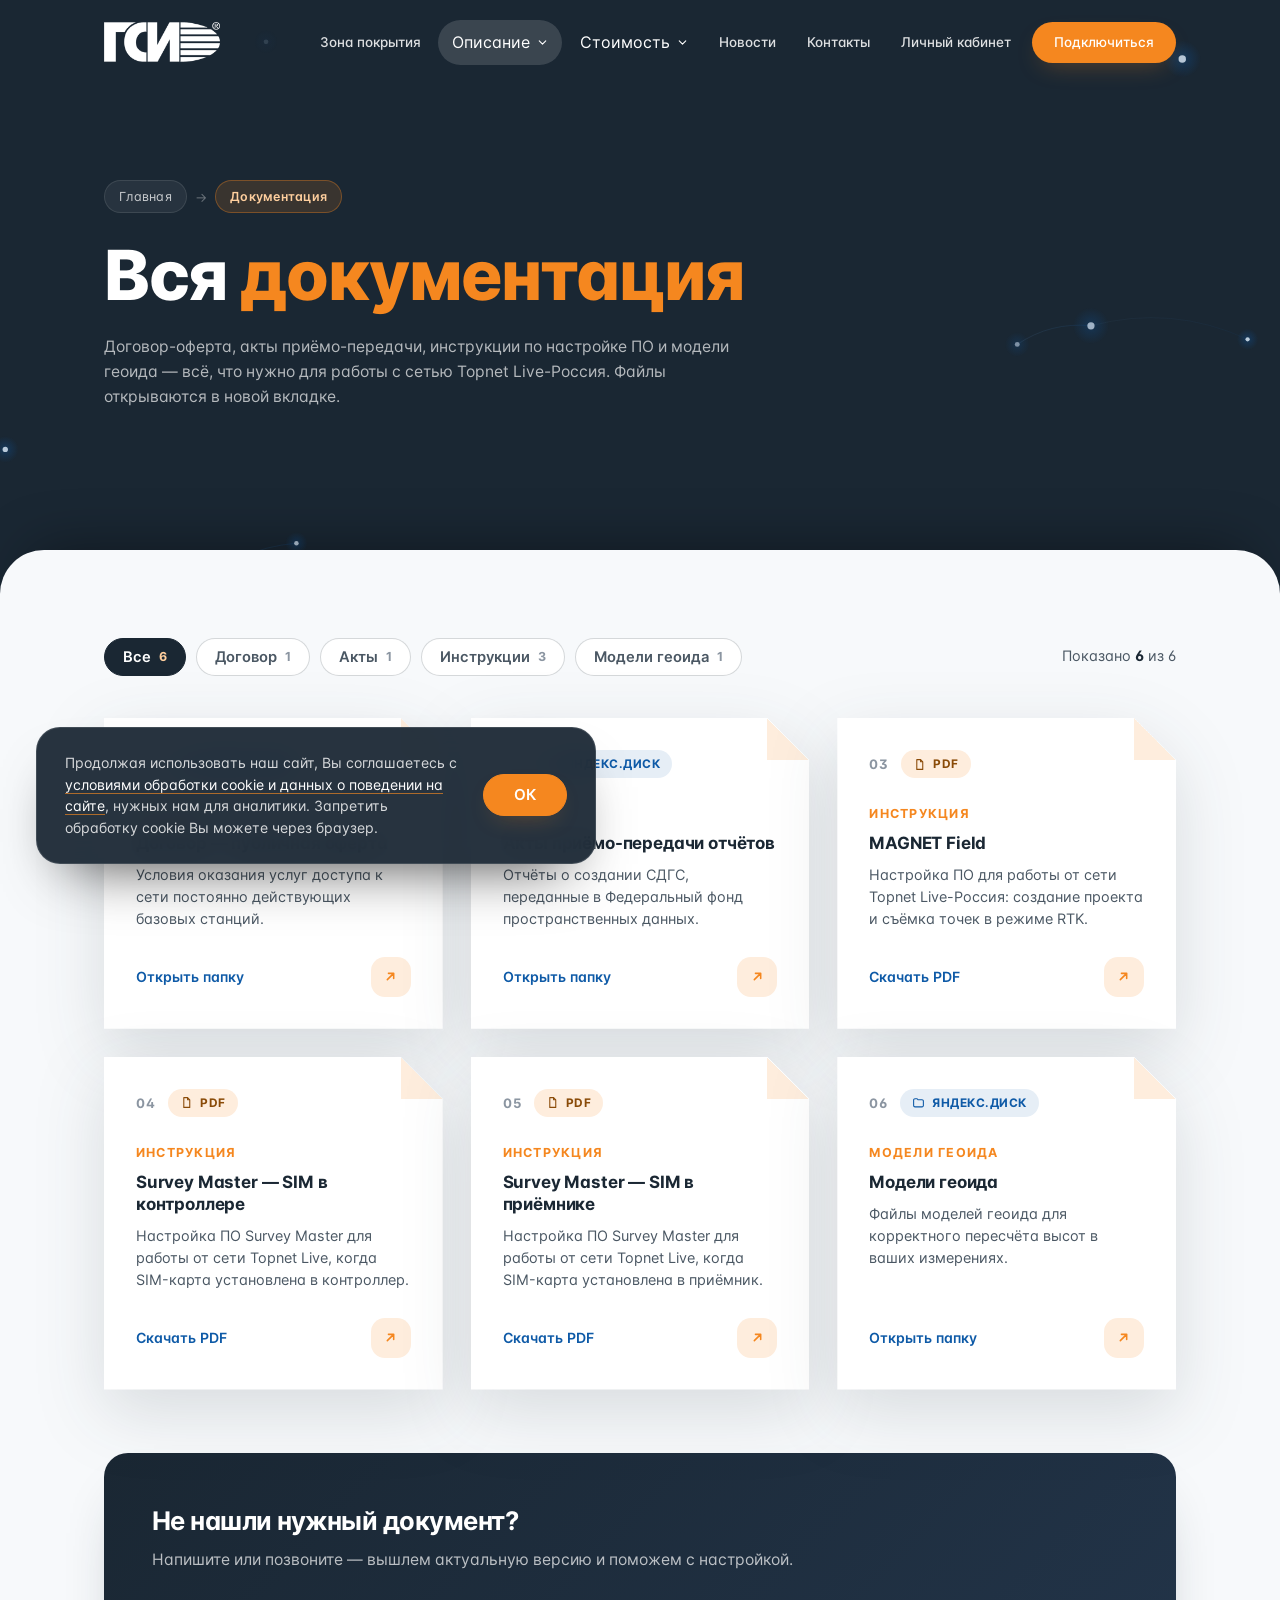
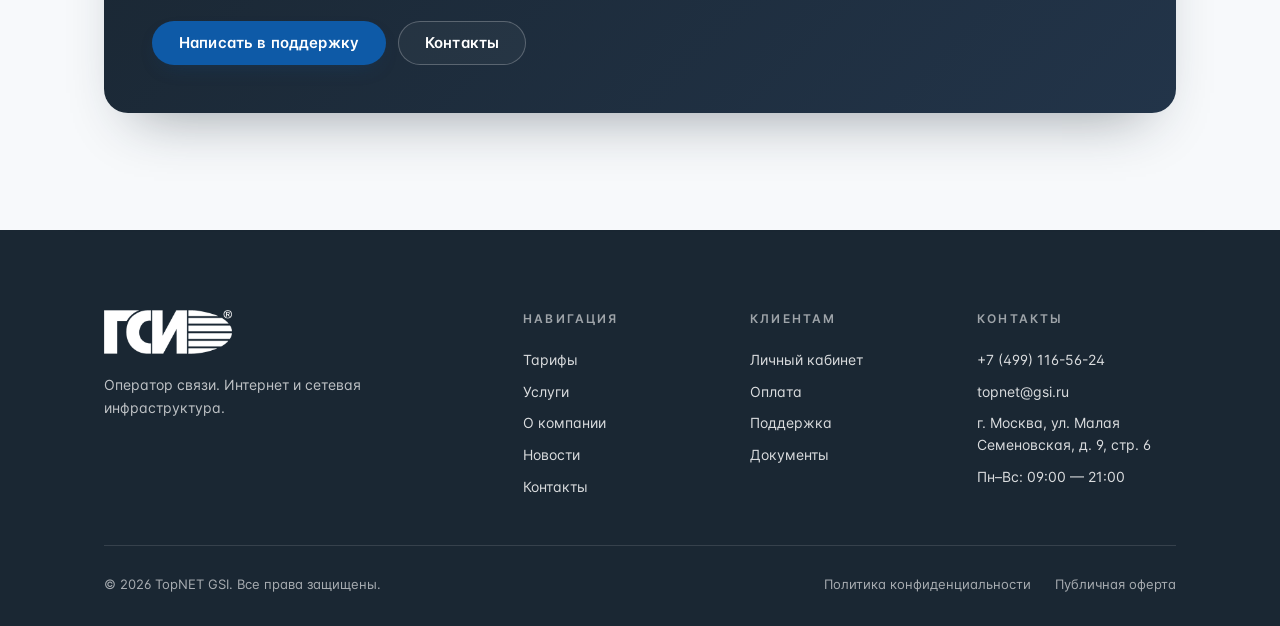
<file: docs.html>
<!DOCTYPE html>
<html lang="ru">
<head>
  <meta charset="UTF-8" />
  <meta name="viewport" content="width=device-width, initial-scale=1.0" />
  <title>Документация — TopNET GSI</title>
  <meta name="description" content="Договоры, акты и инструкции TopNET GSI." />
  <link rel="icon" href="favicon.svg" type="image/svg+xml" />
  <link rel="icon" href="favicon.ico" sizes="32x32" />
  <link rel="apple-touch-icon" href="apple-touch-icon.png" />
  <link rel="manifest" href="site.webmanifest" />
  <meta name="theme-color" content="#1A2733" />
  <link rel="stylesheet" href="assets/Inter/css/inter.css" />
  <link rel="stylesheet" href="css/tokens.css" />
  <link rel="stylesheet" href="css/style.css" />
  <link rel="stylesheet" href="css/docs-page.css" />
  <link rel="stylesheet" href="css/cookie.css" />
  <link rel="stylesheet" href="css/to-top.css" />
</head>
<body>

  <!-- ================= HEADER ================= -->
  <header class="header" id="site-header">
    <div class="header__inner">
      <a href="index.html" class="logo" aria-label="TopNET GSI — на главную">
        <img src="assets/images/logo.png" alt="TopNET GSI" class="logo__img" />
      </a>
      <nav class="nav" aria-label="Главное меню">
        <a class="nav__link" href="coverage.html">Зона покрытия</a>
        <div class="nav__item nav__item--dropdown">
          <button type="button" class="nav__link nav__trigger is-active" aria-haspopup="true" aria-expanded="false">
            Описание
            <svg class="nav__trigger-caret" viewBox="0 0 24 24" fill="none" aria-hidden="true">
              <path d="M6 9l6 6 6-6" stroke="currentColor" stroke-width="2" stroke-linecap="round" stroke-linejoin="round"/>
            </svg>
          </button>
          <div class="nav__dropdown">
            <a class="nav__dd-link" href="network.html">
              <span class="nav__dd-text">
                <span class="nav__dd-title">Описание сети</span>
              </span>
              <svg class="nav__dd-arrow" viewBox="0 0 24 24" fill="none" aria-hidden="true"><path d="M8 16 16 8M16 8H9.4M16 8v6.6" stroke="currentColor" stroke-width="2" stroke-linecap="round" stroke-linejoin="round"/></svg>
            </a>
            <a class="nav__dd-link is-active" href="docs.html" aria-current="page">
              <span class="nav__dd-text">
                <span class="nav__dd-title">Документация</span>
              </span>
              <svg class="nav__dd-arrow" viewBox="0 0 24 24" fill="none" aria-hidden="true"><path d="M8 16 16 8M16 8H9.4M16 8v6.6" stroke="currentColor" stroke-width="2" stroke-linecap="round" stroke-linejoin="round"/></svg>
            </a>
          </div>
        </div>
        <div class="nav__item nav__item--dropdown">
          <button type="button" class="nav__link nav__trigger" aria-haspopup="true" aria-expanded="false">
            Стоимость
            <svg class="nav__trigger-caret" viewBox="0 0 24 24" fill="none" aria-hidden="true">
              <path d="M6 9l6 6 6-6" stroke="currentColor" stroke-width="2" stroke-linecap="round" stroke-linejoin="round"/>
            </svg>
          </button>
          <div class="nav__dropdown">
            <a class="nav__dd-link" href="tariffs.html">
              <span class="nav__dd-text">
                <span class="nav__dd-title">Тарифы и услуги</span>
              </span>
              <svg class="nav__dd-arrow" viewBox="0 0 24 24" fill="none" aria-hidden="true"><path d="M8 16 16 8M16 8H9.4M16 8v6.6" stroke="currentColor" stroke-width="2" stroke-linecap="round" stroke-linejoin="round"/></svg>
            </a>
            <a class="nav__dd-link" href="payment.html">
              <span class="nav__dd-text">
                <span class="nav__dd-title">Оплата</span>
              </span>
              <svg class="nav__dd-arrow" viewBox="0 0 24 24" fill="none" aria-hidden="true"><path d="M8 16 16 8M16 8H9.4M16 8v6.6" stroke="currentColor" stroke-width="2" stroke-linecap="round" stroke-linejoin="round"/></svg>
            </a>
          </div>
        </div>
        <a class="nav__link" href="news.html">Новости</a>
        <a class="nav__link" href="contacts.html">Контакты</a>
        <a class="nav__link" href="login.html">Личный кабинет</a>
        <a class="nav__link nav__link--cta" href="register.html">Подключиться</a>
      </nav>
      <button class="burger" aria-label="Меню" type="button">
        <span></span><span></span><span></span>
      </button>
    </div>
  </header>

  <!-- ================= PAGE HERO ================= -->
  <section class="page-hero page-hero--net">
    <!-- живая сеть по бокам: тот же скрипт, что в ЛК -->
    <canvas class="page-hero__net" id="netCanvas" aria-hidden="true"></canvas>
    <div class="container">
      <nav class="crumbs crumbs--pill" aria-label="Хлебные крошки">
        <a href="index.html">Главная</a>
        <span class="crumbs__sep" aria-hidden="true">→</span>
        <span class="crumbs__current">Документация</span>
      </nav>
      <h1 class="page-hero__title page-hero__title--xl">
        Вся <span class="page-hero__accent">документация</span>
      </h1>
      <p class="page-hero__lead">
        Договор-оферта, акты приёмо-передачи, инструкции по настройке ПО и модели геоида —
        всё, что нужно для работы с сетью Topnet Live-Россия. Файлы открываются в новой вкладке.
      </p>
    </div>
  </section>

  <!-- ================= PAGE BODY — КАРТОТЕКА ================= -->
  <section class="page-body page-body--soft">
    <div class="container">

      <div class="docs-bar">
        <div class="docs-filters" role="group" aria-label="Фильтр по типу документа">
          <button type="button" class="docs-filter is-active" data-filter="all" aria-pressed="true">Все<span class="docs-filter__num">6</span></button>
          <button type="button" class="docs-filter" data-filter="contract" aria-pressed="false">Договор<span class="docs-filter__num">1</span></button>
          <button type="button" class="docs-filter" data-filter="acts" aria-pressed="false">Акты<span class="docs-filter__num">1</span></button>
          <button type="button" class="docs-filter" data-filter="manual" aria-pressed="false">Инструкции<span class="docs-filter__num">3</span></button>
          <button type="button" class="docs-filter" data-filter="geoid" aria-pressed="false">Модели геоида<span class="docs-filter__num">1</span></button>
        </div>
        <p class="docs-count" aria-live="polite">Показано <b data-docs-shown>6</b> из 6</p>
      </div>

      <ul class="docs-grid" data-docs-grid>
        <li data-cat="contract">
          <a class="doc" href="https://disk.360.yandex.ru/client/aa/d_qRyoBKIoiCdsxA/" target="_blank" rel="noopener noreferrer">
            <span class="doc__head">
              <span class="doc__index">01</span>
              <span class="doc__kind doc__kind--disk"><svg viewBox="0 0 24 24" fill="none" aria-hidden="true"><path d="M3 7.5A2.5 2.5 0 0 1 5.5 5h4L11 7h7.5A2.5 2.5 0 0 1 21 9.5v8A2.5 2.5 0 0 1 18.5 20h-13A2.5 2.5 0 0 1 3 17.5v-10Z" stroke="currentColor" stroke-width="2" stroke-linejoin="round"/></svg>Яндекс.Диск</span>
            </span>
            <p class="doc__cat">Договор</p>
            <h2 class="doc__title">Договор&nbsp;— публичная оферта</h2>
            <p class="doc__desc">Условия оказания услуг доступа к сети постоянно действующих базовых станций.</p>
            <span class="doc__foot">
              <span class="doc__action">Открыть папку</span>
              <span class="doc__arrow" aria-hidden="true"><svg viewBox="0 0 24 24" fill="none" aria-hidden="true"><path d="M8 16 16 8M16 8H9.4M16 8v6.6" stroke="currentColor" stroke-width="2" stroke-linecap="round" stroke-linejoin="round"/></svg></span>
            </span>
          </a>
        </li>
        <li data-cat="acts">
          <a class="doc" href="https://disk.360.yandex.ru/client/aa/d_0KSWMglkQiWNTQ/" target="_blank" rel="noopener noreferrer">
            <span class="doc__head">
              <span class="doc__index">02</span>
              <span class="doc__kind doc__kind--disk"><svg viewBox="0 0 24 24" fill="none" aria-hidden="true"><path d="M3 7.5A2.5 2.5 0 0 1 5.5 5h4L11 7h7.5A2.5 2.5 0 0 1 21 9.5v8A2.5 2.5 0 0 1 18.5 20h-13A2.5 2.5 0 0 1 3 17.5v-10Z" stroke="currentColor" stroke-width="2" stroke-linejoin="round"/></svg>Яндекс.Диск</span>
            </span>
            <p class="doc__cat">Акты</p>
            <h2 class="doc__title">Акты приёмо-передачи отчётов</h2>
            <p class="doc__desc">Отчёты о создании СДГС, переданные в Федеральный фонд пространственных данных.</p>
            <span class="doc__foot">
              <span class="doc__action">Открыть папку</span>
              <span class="doc__arrow" aria-hidden="true"><svg viewBox="0 0 24 24" fill="none" aria-hidden="true"><path d="M8 16 16 8M16 8H9.4M16 8v6.6" stroke="currentColor" stroke-width="2" stroke-linecap="round" stroke-linejoin="round"/></svg></span>
            </span>
          </a>
        </li>
        <li data-cat="manual">
          <a class="doc" href="https://www.gsi.ru/file/instruction/Sozdanie_proekta_MAGNET_Field_i_vipolnenie_semki_tochek_v_rejime_RTK_GNSS_ot_bazovih_stancii_GSI.pdf" target="_blank" rel="noopener noreferrer">
            <span class="doc__head">
              <span class="doc__index">03</span>
              <span class="doc__kind"><svg viewBox="0 0 24 24" fill="none" aria-hidden="true"><path d="M7 3h7l4 4v14H7V3Z" stroke="currentColor" stroke-width="2" stroke-linejoin="round"/><path d="M14 3v4h4" stroke="currentColor" stroke-width="2" stroke-linejoin="round"/></svg>PDF</span>
            </span>
            <p class="doc__cat">Инструкция</p>
            <h2 class="doc__title">MAGNET Field</h2>
            <p class="doc__desc">Настройка ПО для работы от сети Topnet Live-Россия: создание проекта и съёмка точек в режиме RTK.</p>
            <span class="doc__foot">
              <span class="doc__action">Скачать PDF</span>
              <span class="doc__arrow" aria-hidden="true"><svg viewBox="0 0 24 24" fill="none" aria-hidden="true"><path d="M8 16 16 8M16 8H9.4M16 8v6.6" stroke="currentColor" stroke-width="2" stroke-linecap="round" stroke-linejoin="round"/></svg></span>
            </span>
          </a>
        </li>
        <li data-cat="manual">
          <a class="doc" href="https://topnet-gsi.ru/file/Survey_Master_Manual_for_Topnet_Live_SIM_in_controller.pdf" target="_blank" rel="noopener noreferrer">
            <span class="doc__head">
              <span class="doc__index">04</span>
              <span class="doc__kind"><svg viewBox="0 0 24 24" fill="none" aria-hidden="true"><path d="M7 3h7l4 4v14H7V3Z" stroke="currentColor" stroke-width="2" stroke-linejoin="round"/><path d="M14 3v4h4" stroke="currentColor" stroke-width="2" stroke-linejoin="round"/></svg>PDF</span>
            </span>
            <p class="doc__cat">Инструкция</p>
            <h2 class="doc__title">Survey Master — SIM в контроллере</h2>
            <p class="doc__desc">Настройка ПО Survey Master для работы от сети Topnet Live, когда SIM-карта установлена в контроллер.</p>
            <span class="doc__foot">
              <span class="doc__action">Скачать PDF</span>
              <span class="doc__arrow" aria-hidden="true"><svg viewBox="0 0 24 24" fill="none" aria-hidden="true"><path d="M8 16 16 8M16 8H9.4M16 8v6.6" stroke="currentColor" stroke-width="2" stroke-linecap="round" stroke-linejoin="round"/></svg></span>
            </span>
          </a>
        </li>
        <li data-cat="manual">
          <a class="doc" href="https://topnet-gsi.ru/file/Survey_Master_Manual_for_Topnet_Live_SIM_in_controller.pdf" target="_blank" rel="noopener noreferrer">
            <span class="doc__head">
              <span class="doc__index">05</span>
              <span class="doc__kind"><svg viewBox="0 0 24 24" fill="none" aria-hidden="true"><path d="M7 3h7l4 4v14H7V3Z" stroke="currentColor" stroke-width="2" stroke-linejoin="round"/><path d="M14 3v4h4" stroke="currentColor" stroke-width="2" stroke-linejoin="round"/></svg>PDF</span>
            </span>
            <p class="doc__cat">Инструкция</p>
            <h2 class="doc__title">Survey Master — SIM в приёмнике</h2>
            <p class="doc__desc">Настройка ПО Survey Master для работы от сети Topnet Live, когда SIM-карта установлена в приёмник.</p>
            <span class="doc__foot">
              <span class="doc__action">Скачать PDF</span>
              <span class="doc__arrow" aria-hidden="true"><svg viewBox="0 0 24 24" fill="none" aria-hidden="true"><path d="M8 16 16 8M16 8H9.4M16 8v6.6" stroke="currentColor" stroke-width="2" stroke-linecap="round" stroke-linejoin="round"/></svg></span>
            </span>
          </a>
        </li>
        <li data-cat="geoid">
          <a class="doc" href="https://disk.360.yandex.ru/client/aa/d_iUi9fyIgQ4LmHA/" target="_blank" rel="noopener noreferrer">
            <span class="doc__head">
              <span class="doc__index">06</span>
              <span class="doc__kind doc__kind--disk"><svg viewBox="0 0 24 24" fill="none" aria-hidden="true"><path d="M3 7.5A2.5 2.5 0 0 1 5.5 5h4L11 7h7.5A2.5 2.5 0 0 1 21 9.5v8A2.5 2.5 0 0 1 18.5 20h-13A2.5 2.5 0 0 1 3 17.5v-10Z" stroke="currentColor" stroke-width="2" stroke-linejoin="round"/></svg>Яндекс.Диск</span>
            </span>
            <p class="doc__cat">Модели геоида</p>
            <h2 class="doc__title">Модели геоида</h2>
            <p class="doc__desc">Файлы моделей геоида для корректного пересчёта высот в ваших измерениях.</p>
            <span class="doc__foot">
              <span class="doc__action">Открыть папку</span>
              <span class="doc__arrow" aria-hidden="true"><svg viewBox="0 0 24 24" fill="none" aria-hidden="true"><path d="M8 16 16 8M16 8H9.4M16 8v6.6" stroke="currentColor" stroke-width="2" stroke-linecap="round" stroke-linejoin="round"/></svg></span>
            </span>
          </a>
        </li>
      </ul>

      <div class="docs-help">
        <div>
          <h2 class="docs-help__title">Не нашли нужный документ?</h2>
          <p class="docs-help__text">Напишите или позвоните — вышлем актуальную версию и поможем с настройкой.</p>
        </div>
        <div class="docs-help__actions">
          <a href="mailto:topnet@gsi.ru" class="btn btn--primary">Написать в поддержку</a>
          <a href="contacts.html" class="btn btn--outline-on-dark">Контакты</a>
        </div>
      </div>

    </div>
  </section>

  <footer class="footer">
    <div class="container">
      <div class="footer__top">
        <div class="footer__brand">
          <a href="index.html" class="logo logo--footer">
            <img src="assets/images/logo.png" alt="TopNET GSI" class="logo__img" />
          </a>
          <p class="footer__tag">Оператор связи. Интернет и сетевая инфраструктура.</p>
        </div>
        <div class="footer__cols">
          <div class="footer__col">
            <h4 class="footer__col-title">Навигация</h4>
            <a href="tariffs.html">Тарифы</a>
            <a href="tariffs.html">Услуги</a>
            <a href="network.html">О компании</a>
            <a href="news.html">Новости</a>
            <a href="contacts.html">Контакты</a>
          </div>
          <div class="footer__col">
            <h4 class="footer__col-title">Клиентам</h4>
            <a href="login.html">Личный кабинет</a>
            <a href="payment.html">Оплата</a>
            <a href="contacts.html">Поддержка</a>
            <a href="docs.html">Документы</a>
          </div>
          <div class="footer__col">
            <h4 class="footer__col-title">Контакты</h4>
            <a href="tel:+74991165624">+7 (499) 116-56-24</a>
            <a href="mailto:topnet@gsi.ru">topnet@gsi.ru</a>
            <span>г. Москва, ул. Малая Семеновская, д. 9, стр. 6</span>
            <span>Пн–Вс: 09:00 — 21:00</span>
          </div>
        </div>
      </div>
      <div class="footer__bottom">
        <span>© 2026 TopNET GSI. Все права защищены.</span>
        <div class="footer__legal">
          <a href="privacy.html">Политика конфиденциальности</a>
          <a href="#">Публичная оферта</a>
        </div>
      </div>
    </div>
  </footer>


  <!-- ================= СОГЛАСИЕ НА COOKIE ================= -->
  <aside class="cookie" data-cookie role="region" aria-label="Согласие на обработку cookie" hidden>
    <p class="cookie__text">
      Продолжая использовать наш сайт, Вы соглашаетесь с
      <a href="privacy.html">условиями обработки cookie и данных о поведении на сайте</a>,
      нужных нам для аналитики. Запретить обработку cookie Вы можете через браузер.
    </p>
    <button type="button" class="cookie__btn" data-cookie-accept>ОК</button>
  </aside>
  <script src="js/main.js" defer></script>
  <!-- network.js — только фоновая сеть: элементов формы ЛК на странице нет -->
  <script src="js/network.js" defer></script>
  <script src="js/docs-page.js" defer></script>
  <script src="js/cookie.js" defer></script>
  <script src="js/to-top.js" defer></script>
</body>
</html>
</file>
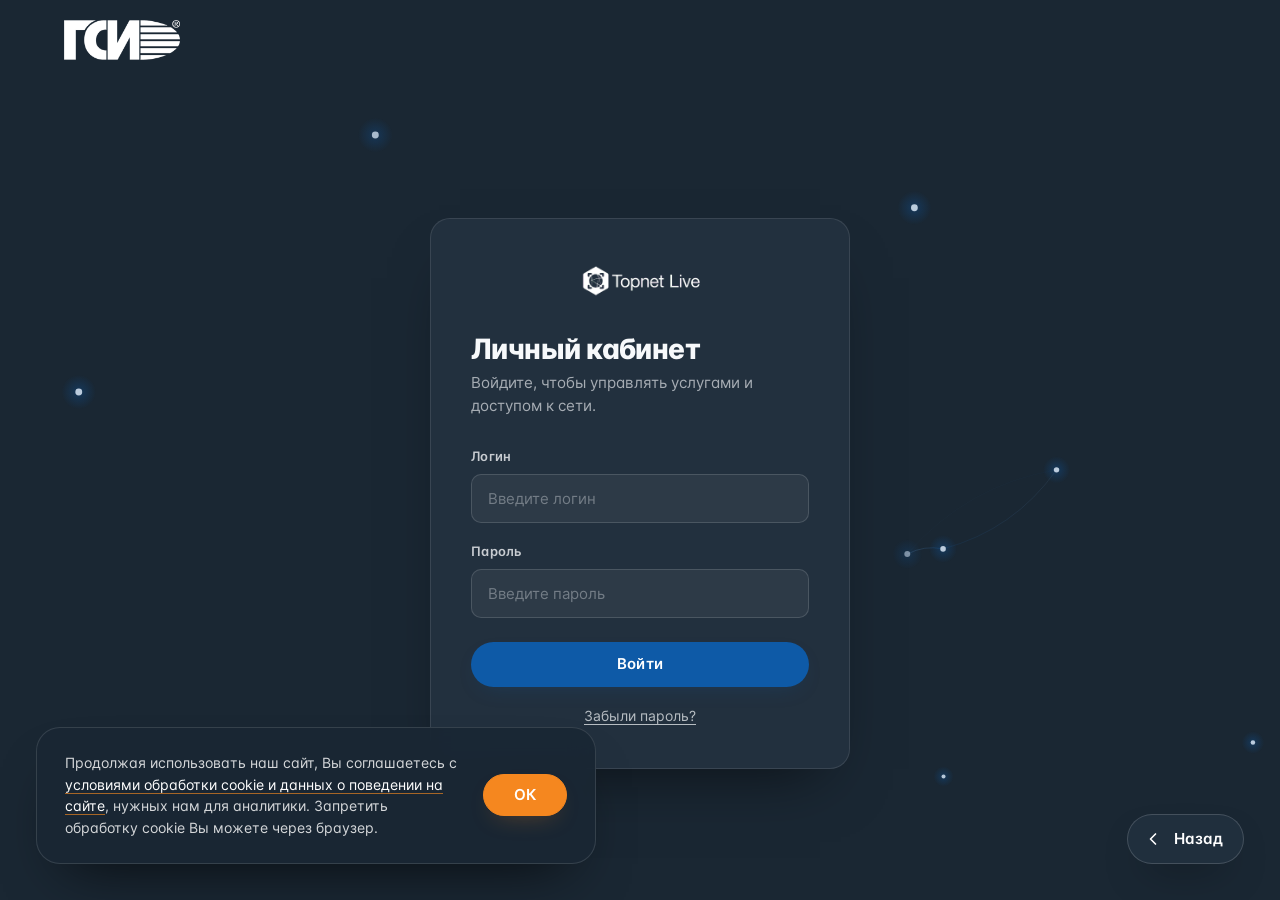
<file: login.html>
<!DOCTYPE html>
<html lang="ru">
<head>
  <meta charset="UTF-8" />
  <meta name="viewport" content="width=device-width, initial-scale=1.0" />
  <title>Личный кабинет — TopNET GSI</title>
  <meta name="description" content="Вход в личный кабинет TopNET GSI." />
  <link rel="icon" href="favicon.svg" type="image/svg+xml" />
  <link rel="icon" href="favicon.ico" sizes="32x32" />
  <link rel="apple-touch-icon" href="apple-touch-icon.png" />
  <link rel="manifest" href="site.webmanifest" />
  <meta name="theme-color" content="#1A2733" />
  <link rel="stylesheet" href="assets/Inter/css/inter.css" />
  <link rel="stylesheet" href="css/tokens.css" />
  <link rel="stylesheet" href="css/login.css" />
  <link rel="stylesheet" href="css/cookie.css" />
  <link rel="stylesheet" href="css/to-top.css" />
</head>
<body class="auth">

  <!-- фон: живая сеть, видна по бокам от карточки формы -->
  <canvas class="auth__canvas" id="netCanvas" aria-hidden="true"></canvas>

  <!-- ================= МИНИ-ШАПКА ================= -->
  <header class="auth__header">
    <a href="index.html" class="auth__logo" aria-label="TopNET GSI — на главную">
      <img src="assets/images/logo.png" alt="TopNET GSI" />
    </a>
  </header>

  <!-- ================= ФОРМА ВХОДА ================= -->
  <main class="auth__main">
    <div class="auth__card">
      <img src="assets/images/topnet_logo.png" alt="Topnet Live" class="auth__brand" />
      <h1 class="auth__title">Личный кабинет</h1>
      <p class="auth__subtitle">Войдите, чтобы управлять услугами и доступом к сети.</p>

      <form id="loginForm" novalidate>
        <div class="field">
          <label class="field__label" for="login">Логин</label>
          <input class="field__input" type="text" id="login" name="login"
                 placeholder="Введите логин" autocomplete="username" />
        </div>

        <div class="field">
          <label class="field__label" for="password">Пароль</label>
          <input class="field__input" type="password" id="password" name="password"
                 placeholder="Введите пароль" autocomplete="current-password" />
        </div>

        <button type="submit" class="btn btn--primary btn--block">Войти</button>
      </form>

      <p class="msg" id="loginMsg" role="status" hidden></p>

      <button type="button" class="auth__forgot" id="forgotBtn">Забыли пароль?</button>
    </div>
  </main>

  <!-- ================= МОДАЛКА «ЗАБЫЛИ ПАРОЛЬ?» ================= -->
  <div class="modal" id="forgotModal" role="dialog" aria-modal="true"
       aria-labelledby="forgotTitle" hidden>
    <div class="modal__overlay" data-modal-close></div>
    <div class="modal__dialog">
      <button type="button" class="modal__close" aria-label="Закрыть" data-modal-close>&times;</button>

      <h2 class="modal__title" id="forgotTitle">Восстановление пароля</h2>
      <p class="modal__text">Укажите email — вышлем ссылку для сброса пароля.</p>

      <form id="forgotForm" novalidate>
        <div class="field">
          <label class="field__label" for="email">Email</label>
          <input class="field__input" type="email" id="email" name="email"
                 placeholder="you@example.com" autocomplete="email" />
        </div>
        <button type="submit" class="btn btn--primary btn--block">Отправить</button>
      </form>

      <p class="msg" id="forgotMsg" role="status" hidden></p>
    </div>
  </div>

  <!-- ================= КНОПКА «НАЗАД» (закреплена в правом нижнем углу) ================= -->
  <a href="index.html" class="back-fab" data-back>
    <span class="back-fab__icon" aria-hidden="true">
      <svg viewBox="0 0 24 24" fill="none">
        <path d="M15 6l-6 6 6 6" stroke="currentColor" stroke-width="2" stroke-linecap="round" stroke-linejoin="round"/>
      </svg>
    </span>
    Назад
  </a>


  <!-- ================= СОГЛАСИЕ НА COOKIE ================= -->
  <aside class="cookie" data-cookie role="region" aria-label="Согласие на обработку cookie" hidden>
    <p class="cookie__text">
      Продолжая использовать наш сайт, Вы соглашаетесь с
      <a href="privacy.html">условиями обработки cookie и данных о поведении на сайте</a>,
      нужных нам для аналитики. Запретить обработку cookie Вы можете через браузер.
    </p>
    <button type="button" class="cookie__btn" data-cookie-accept>ОК</button>
  </aside>
  <script src="js/network.js" defer></script>
  <script src="js/auth-back.js" defer></script>
  <script src="js/cookie.js" defer></script>
  <script src="js/to-top.js" defer></script>
</body>
</html>
</file>
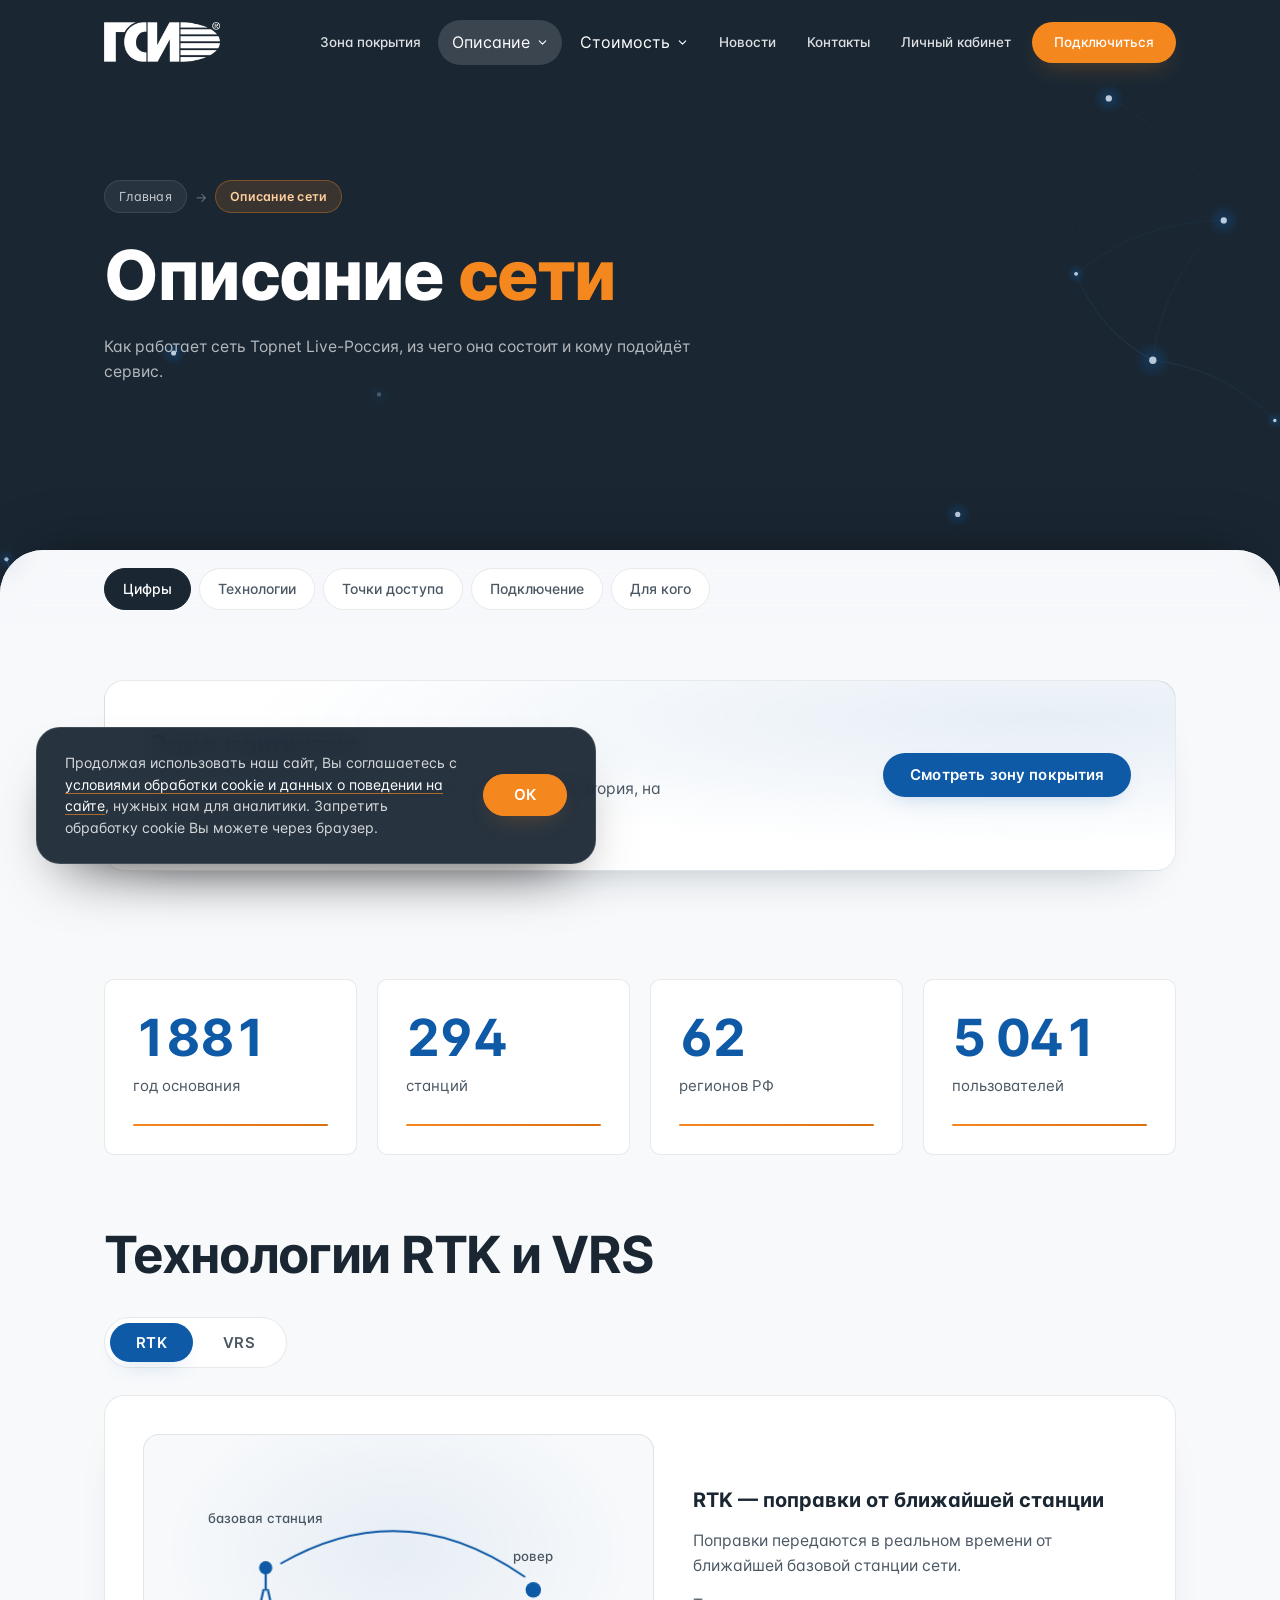
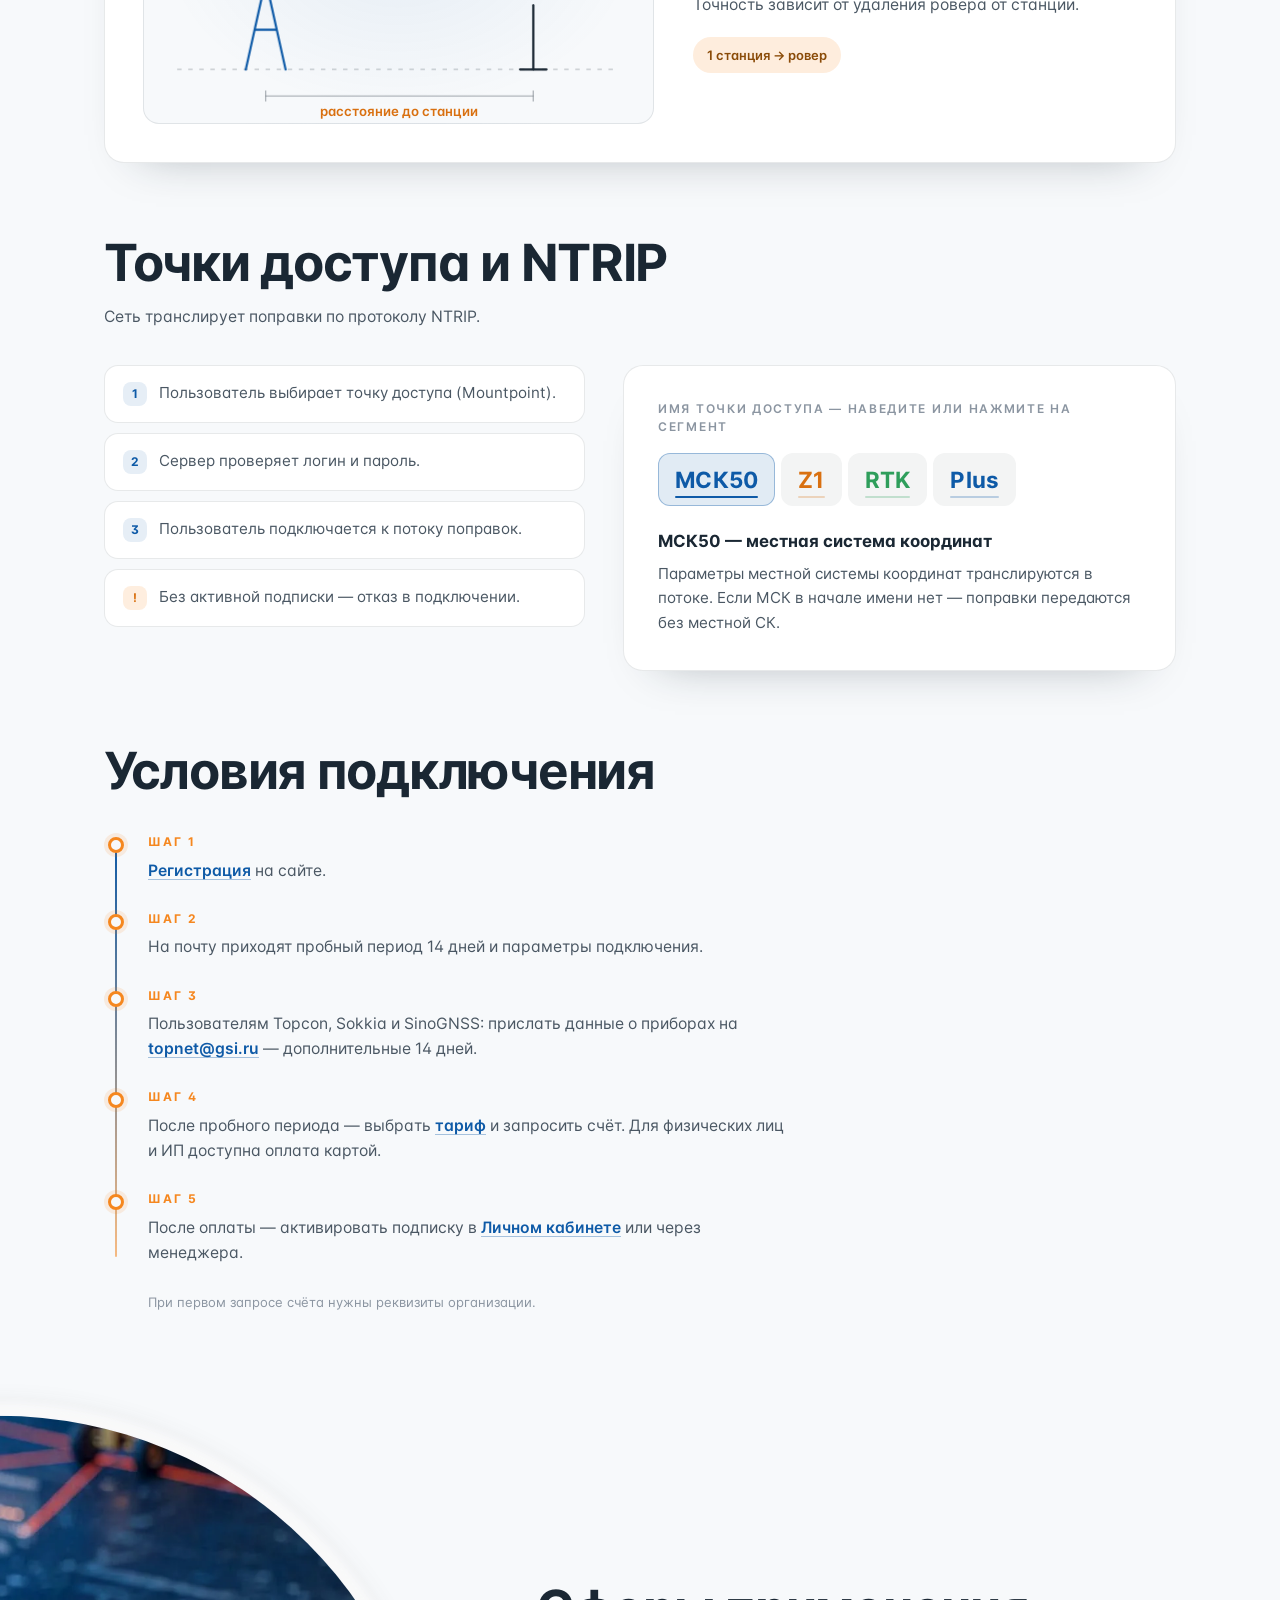
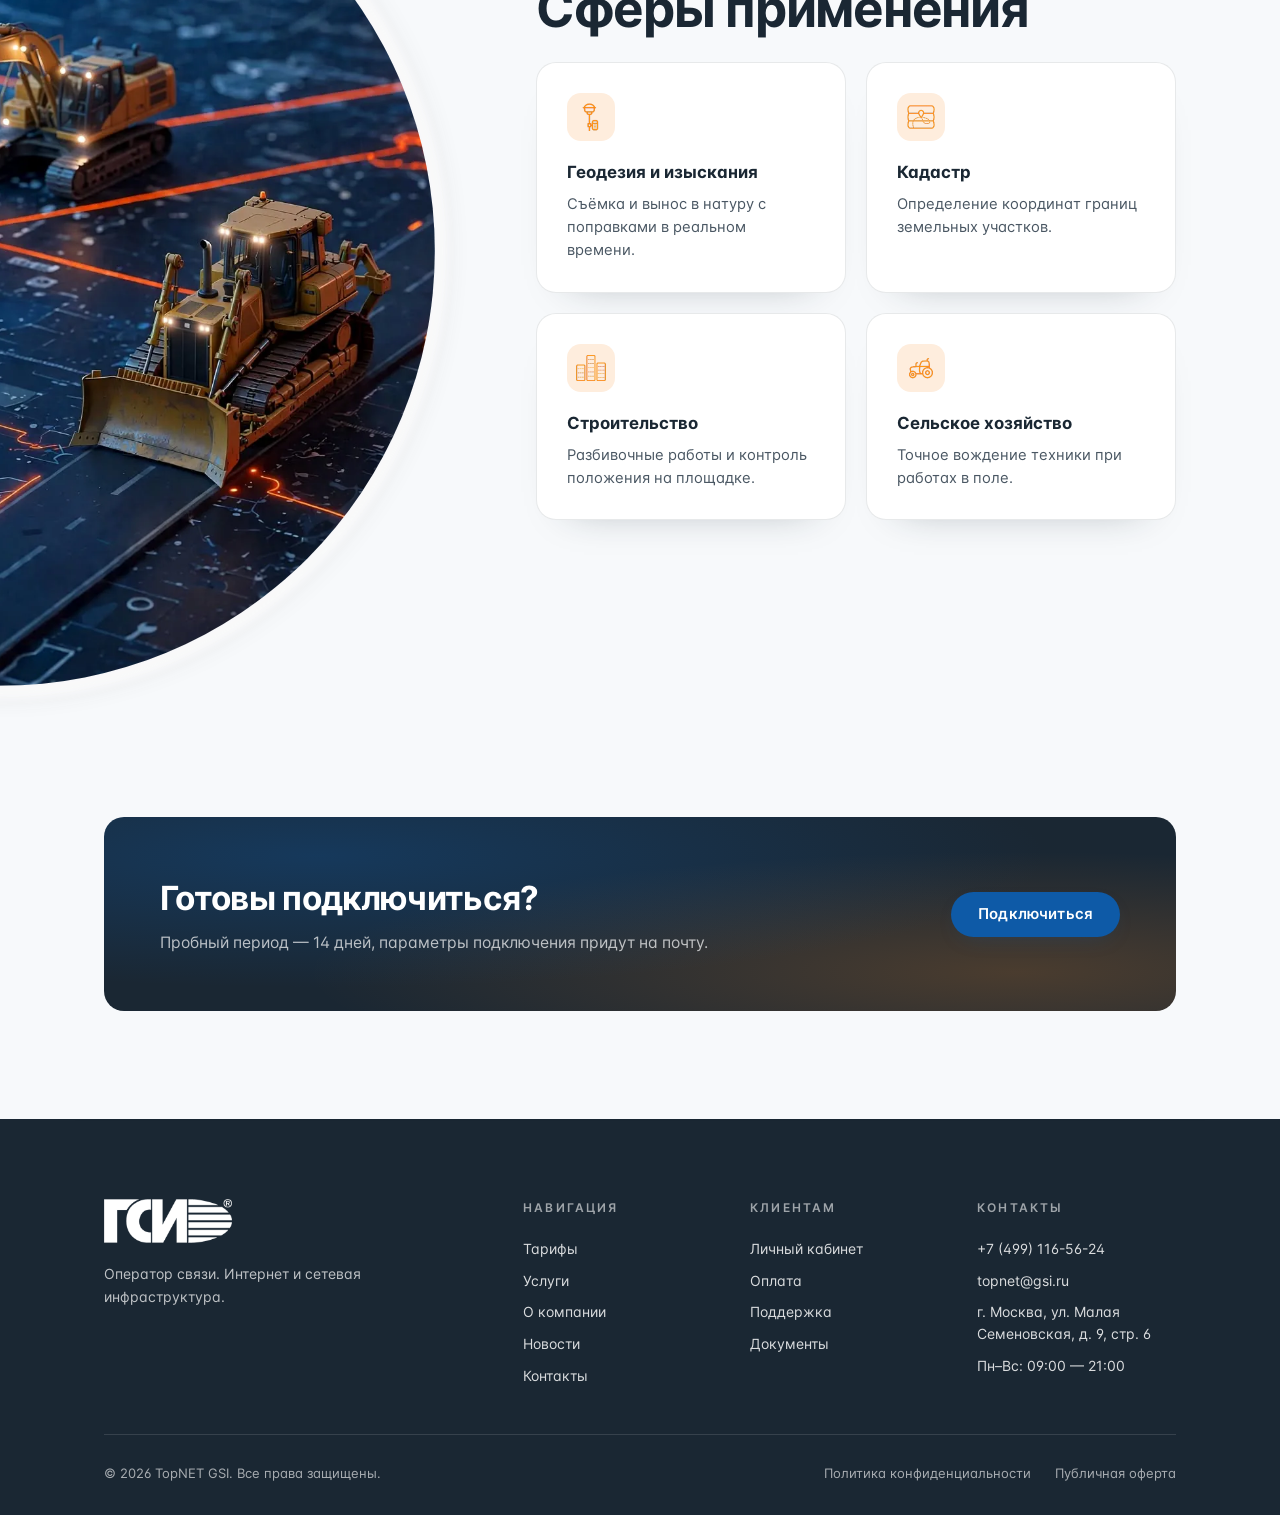
<file: network.html>
<!DOCTYPE html>
<html lang="ru">
<head>
  <meta charset="UTF-8" />
  <meta name="viewport" content="width=device-width, initial-scale=1.0" />
  <title>Описание сети — TopNET GSI</title>
  <meta name="description" content="Как устроена сеть TopNET GSI и для кого предназначен сервис." />
  <link rel="icon" href="favicon.svg" type="image/svg+xml" />
  <link rel="icon" href="favicon.ico" sizes="32x32" />
  <link rel="apple-touch-icon" href="apple-touch-icon.png" />
  <link rel="manifest" href="site.webmanifest" />
  <meta name="theme-color" content="#1A2733" />
  <link rel="stylesheet" href="assets/Inter/css/inter.css" />
  <link rel="stylesheet" href="css/tokens.css" />
  <link rel="stylesheet" href="css/style.css" />
  <link rel="stylesheet" href="css/network-page.css" />
  <link rel="stylesheet" href="css/cookie.css" />
  <link rel="stylesheet" href="css/to-top.css" />
</head>
<body>

  <!-- ================= HEADER ================= -->
  <header class="header" id="site-header">
    <div class="header__inner">
      <a href="index.html" class="logo" aria-label="TopNET GSI — на главную">
        <img src="assets/images/logo.png" alt="TopNET GSI" class="logo__img" />
      </a>
      <nav class="nav" aria-label="Главное меню">
        <a class="nav__link" href="coverage.html">Зона покрытия</a>
        <div class="nav__item nav__item--dropdown">
          <button type="button" class="nav__link nav__trigger is-active" aria-haspopup="true" aria-expanded="false">
            Описание
            <svg class="nav__trigger-caret" viewBox="0 0 24 24" fill="none" aria-hidden="true">
              <path d="M6 9l6 6 6-6" stroke="currentColor" stroke-width="2" stroke-linecap="round" stroke-linejoin="round"/>
            </svg>
          </button>
          <div class="nav__dropdown">
            <a class="nav__dd-link is-active" href="network.html" aria-current="page">
              <span class="nav__dd-text">
                <span class="nav__dd-title">Описание сети</span>
              </span>
              <svg class="nav__dd-arrow" viewBox="0 0 24 24" fill="none" aria-hidden="true"><path d="M8 16 16 8M16 8H9.4M16 8v6.6" stroke="currentColor" stroke-width="2" stroke-linecap="round" stroke-linejoin="round"/></svg>
            </a>
            <a class="nav__dd-link" href="docs.html">
              <span class="nav__dd-text">
                <span class="nav__dd-title">Документация</span>
              </span>
              <svg class="nav__dd-arrow" viewBox="0 0 24 24" fill="none" aria-hidden="true"><path d="M8 16 16 8M16 8H9.4M16 8v6.6" stroke="currentColor" stroke-width="2" stroke-linecap="round" stroke-linejoin="round"/></svg>
            </a>
          </div>
        </div>
        <div class="nav__item nav__item--dropdown">
          <button type="button" class="nav__link nav__trigger" aria-haspopup="true" aria-expanded="false">
            Стоимость
            <svg class="nav__trigger-caret" viewBox="0 0 24 24" fill="none" aria-hidden="true">
              <path d="M6 9l6 6 6-6" stroke="currentColor" stroke-width="2" stroke-linecap="round" stroke-linejoin="round"/>
            </svg>
          </button>
          <div class="nav__dropdown">
            <a class="nav__dd-link" href="tariffs.html">
              <span class="nav__dd-text">
                <span class="nav__dd-title">Тарифы и услуги</span>
              </span>
              <svg class="nav__dd-arrow" viewBox="0 0 24 24" fill="none" aria-hidden="true"><path d="M8 16 16 8M16 8H9.4M16 8v6.6" stroke="currentColor" stroke-width="2" stroke-linecap="round" stroke-linejoin="round"/></svg>
            </a>
            <a class="nav__dd-link" href="payment.html">
              <span class="nav__dd-text">
                <span class="nav__dd-title">Оплата</span>
              </span>
              <svg class="nav__dd-arrow" viewBox="0 0 24 24" fill="none" aria-hidden="true"><path d="M8 16 16 8M16 8H9.4M16 8v6.6" stroke="currentColor" stroke-width="2" stroke-linecap="round" stroke-linejoin="round"/></svg>
            </a>
          </div>
        </div>
        <a class="nav__link" href="news.html">Новости</a>
        <a class="nav__link" href="contacts.html">Контакты</a>
        <a class="nav__link" href="login.html">Личный кабинет</a>
        <a class="nav__link nav__link--cta" href="register.html">Подключиться</a>
      </nav>
      <button class="burger" aria-label="Меню" type="button">
        <span></span><span></span><span></span>
      </button>
    </div>
  </header>

  <!-- ================= PAGE HERO ================= -->
  <section class="page-hero page-hero--net">
    <!-- живая сеть по бокам: тот же скрипт, что в ЛК -->
    <canvas class="page-hero__net" id="netCanvas" aria-hidden="true"></canvas>
    <div class="container">
      <nav class="crumbs crumbs--pill" aria-label="Хлебные крошки">
        <a href="index.html">Главная</a>
        <span class="crumbs__sep" aria-hidden="true">→</span>
        <span class="crumbs__current">Описание сети</span>
      </nav>
      <h1 class="page-hero__title page-hero__title--xl">
        Описание <span class="page-hero__accent">сети</span>
      </h1>
      <p class="page-hero__lead">Как работает сеть Topnet Live-Россия, из чего она состоит и кому подойдёт сервис.</p>
    </div>
  </section>

  <!-- ================= СВЕТЛАЯ ЧАСТЬ ================= -->
  <div class="np-plate">

    <!-- ---------- Липкие якоря ---------- -->
    <nav class="np-anchors" aria-label="Разделы страницы">
      <div class="container">
        <div class="np-anchors__row">
          <a class="anchor-chip is-active" href="#numbers">Цифры</a>
          <a class="anchor-chip" href="#tech">Технологии</a>
          <a class="anchor-chip" href="#access">Точки доступа</a>
          <a class="anchor-chip" href="#join">Подключение</a>
          <a class="anchor-chip" href="#audience">Для кого</a>
        </div>
      </div>
    </nav>

    <!-- ---------- Анонс зоны покрытия ---------- -->
    <section class="np-section np-section--promo">
      <div class="container">
        <div class="promo">
          <div>
            <h2 class="promo__title">Зона покрытия</h2>
            <p class="promo__text">
              Карта постоянно действующих базовых станций и территория, на которой доступны поправки.
            </p>
          </div>
          <a href="coverage.html" class="btn btn--primary">Смотреть зону покрытия</a>
        </div>
      </div>
    </section>

    <!-- ---------- 1. Сеть в цифрах ---------- -->
    <section class="np-section" id="numbers">
      <div class="container">
        <div class="np-head">
          <h2 class="np-title"></h2>
        </div>

        <div class="odo-grid">
          <article class="odo">
            <span class="odo__value" data-count="2008" data-plain>0</span>
            <span class="odo__label">год основания</span>
            <span class="odo__bar"><span></span></span>
          </article>
          <article class="odo">
            <span class="odo__value" data-count="314">0</span>
            <span class="odo__label">станций</span>
            <span class="odo__bar"><span></span></span>
          </article>
          <article class="odo">
            <span class="odo__value" data-count="66">0</span>
            <span class="odo__label">регионов РФ</span>
            <span class="odo__bar"><span></span></span>
          </article>
          <article class="odo">
            <span class="odo__value" data-count="5381">0</span>
            <span class="odo__label">пользователей</span>
            <span class="odo__bar"><span></span></span>
          </article>
        </div>
      </div>
    </section>

    <!-- ---------- 2. Технологии RTK и VRS ---------- -->
    <section class="np-section" id="tech">
      <div class="container">
        <div class="np-head">
          <h2 class="np-title">Технологии RTK и VRS</h2>
        </div>

        <div class="tabs" role="tablist" aria-label="Технологии формирования поправок">
          <button type="button" class="tab is-active" id="tabRtk" role="tab"
                  aria-selected="true" aria-controls="panelRtk">RTK</button>
          <button type="button" class="tab" id="tabVrs" role="tab"
                  aria-selected="false" aria-controls="panelVrs" tabindex="-1">VRS</button>
        </div>

        <!-- RTK -->
        <div class="tech tech__panel" id="panelRtk" role="tabpanel" aria-labelledby="tabRtk">
          <div class="scheme">
            <svg viewBox="0 0 460 260" role="img" aria-label="Схема RTK: одна базовая станция передаёт поправки роверу">
              <line class="s-ground" x1="30" y1="212" x2="430" y2="212" stroke-width="1.5"/>

              <!-- базовая станция -->
              <g class="s-pop">
                <path class="s-tower" d="M92 212 L108 140 M128 212 L112 140 M100 176h20"/>
                <path class="s-tower" d="M110 140v-14"/>
                <circle class="s-node" cx="110" cy="120" r="6"/>
              </g>

              <!-- поправки -->
              <path class="s-link" d="M124 116 Q235 52 344 128"/>

              <!-- ровер -->
              <g class="s-pop s-pop--4">
                <path class="s-rover" d="M352 212v-58"/>
                <path class="s-rover" d="M340 212h24"/>
                <circle class="s-node" cx="352" cy="140" r="7"/>
              </g>

              <!-- расстояние -->
              <path class="s-dim" d="M110 236h242"/>
              <g class="s-fade">
                <path class="s-dim" d="M110 231v10M352 231v10" stroke-dasharray="0"/>
                <text class="s-label s-label--accent" x="231" y="254" text-anchor="middle">расстояние до станции</text>
              </g>
              <text class="s-label s-fade" x="110" y="94" text-anchor="middle" dy="-14">базовая станция</text>
              <text class="s-label s-fade" x="352" y="128" text-anchor="middle" dy="-14">ровер</text>
            </svg>
          </div>

          <div class="tech__text">
            <h3 class="tech__text-title">RTK — поправки от ближайшей станции</h3>
            <p>
              Поправки передаются в реальном времени от ближайшей базовой станции сети.
            </p>
            <p>
              Точность зависит от удаления ровера от станции.
            </p>
            <span class="tech__note">1 станция → ровер</span>
          </div>
        </div>

        <!-- VRS -->
        <div class="tech tech__panel" id="panelVrs" role="tabpanel" aria-labelledby="tabVrs" hidden>
          <div class="scheme">
            <svg viewBox="0 0 460 260" role="img" aria-label="Схема VRS: три станции формируют виртуальную станцию рядом с ровером">
              <line class="s-ground" x1="30" y1="228" x2="430" y2="228" stroke-width="1.5"/>

              <!-- три станции -->
              <g class="s-pop">
                <path class="s-tower" d="M52 150 L64 96 M78 150 L68 96 M58 124h14"/>
                <circle class="s-node" cx="66" cy="88" r="5.5"/>
              </g>
              <g class="s-pop s-pop--2">
                <path class="s-tower" d="M52 228 L64 178 M78 228 L68 178 M58 204h14"/>
                <circle class="s-node" cx="66" cy="170" r="5.5"/>
              </g>
              <g class="s-pop s-pop--3">
                <path class="s-tower" d="M382 150 L394 96 M408 150 L398 96 M388 124h14"/>
                <circle class="s-node" cx="396" cy="88" r="5.5"/>
              </g>

              <!-- связи станций с виртуальной -->
              <path class="s-link" d="M74 92 Q150 100 208 130"/>
              <path class="s-link s-link--2" d="M74 168 Q150 160 208 142"/>
              <path class="s-link s-link--3" d="M388 92 Q300 96 236 128"/>

              <!-- виртуальная станция -->
              <g class="s-pop s-pop--4">
                <circle class="s-vrs" cx="222" cy="136" r="24"/>
                <circle class="s-node" cx="222" cy="136" r="4" fill="#F5871F"/>
              </g>

              <!-- к роверу -->
              <path class="s-link s-link--accent s-link--out" d="M240 152 Q270 178 302 180"/>

              <!-- ровер -->
              <g class="s-pop s-pop--5">
                <path class="s-rover" d="M308 228v-38"/>
                <path class="s-rover" d="M296 228h24"/>
                <circle class="s-node" cx="308" cy="180" r="6"/>
              </g>

              <!-- база между станциями -->
              <path class="s-dim" d="M66 62h330"/>
              <g class="s-fade">
                <path class="s-dim" d="M66 57v10M396 57v10" stroke-dasharray="0"/>
                <text class="s-label s-label--accent" x="231" y="50" text-anchor="middle">не более 75 км между станциями</text>
              </g>
              <text class="s-label s-fade" x="222" y="94" text-anchor="middle">виртуальная станция</text>
              <text class="s-label s-fade" x="352" y="170" text-anchor="middle">ровер</text>
            </svg>
          </div>

          <div class="tech__text">
            <h3 class="tech__text-title">VRS — поправки от виртуальной станции</h3>
            <p>
              Поправки формируются виртуальной станцией, которая создаётся по нескольким ближайшим
              базовым станциям сети.
            </p>
            <p>
              Точность зависит от расстояния между станциями — не более 75 км — и от состояния ионосферы.
              Вокруг ровера должно быть не менее трёх станций.
            </p>
            <span class="tech__note">3 станции → виртуальная → ровер</span>
          </div>
        </div>
      </div>
    </section>

    <!-- ---------- 3. Точки доступа и NTRIP ---------- -->
    <section class="np-section" id="access">
      <div class="container">
        <div class="np-head">
          <h2 class="np-title">Точки доступа и NTRIP</h2>
          <p class="np-lead">
            Сеть транслирует поправки по протоколу NTRIP.
          </p>
        </div>

        <div class="ntrip">
          <div class="ntrip__flow">
            <div class="ntrip__step">
              <span class="ntrip__num">1</span>
              <span>Пользователь выбирает точку доступа (Mountpoint).</span>
            </div>
            <div class="ntrip__step">
              <span class="ntrip__num">2</span>
              <span>Сервер проверяет логин и пароль.</span>
            </div>
            <div class="ntrip__step">
              <span class="ntrip__num">3</span>
              <span>Пользователь подключается к потоку поправок.</span>
            </div>
            <div class="ntrip__step ntrip__step--deny">
              <span class="ntrip__num">!</span>
              <span>Без активной подписки — отказ в подключении.</span>
            </div>
          </div>

          <div class="mount-box">
            <p class="mount-box__hint">Имя точки доступа — наведите или нажмите на сегмент</p>

            <div class="mount" role="group" aria-label="Разбор имени точки доступа МСК50Z1RTKPlus">
              <button type="button" class="mount__seg mount__seg--msk is-active" data-seg="msk">МСК50</button>
              <button type="button" class="mount__seg mount__seg--zone" data-seg="zone">Z1</button>
              <button type="button" class="mount__seg mount__seg--tech" data-seg="tech">RTK</button>
              <button type="button" class="mount__seg mount__seg--plus" data-seg="plus">Plus</button>
            </div>

            <div class="mount__desc" aria-live="polite">
              <div class="mount__item is-active" data-for="msk">
                <h3>МСК50 — местная система координат</h3>
                <p>
                  Параметры местной системы координат транслируются в потоке.
                  Если МСК в начале имени нет — поправки передаются без местной СК.
                </p>
              </div>
              <div class="mount__item" data-for="zone">
                <h3>Z1 — номер зоны</h3>
                <p>Номер зоны указывается после буквы Z.</p>
              </div>
              <div class="mount__item" data-for="tech">
                <h3>RTK — технология формирования поправок</h3>
                <p>Технология, по которой формируются поправки: RTK или VRS.</p>
              </div>
              <div class="mount__item" data-for="plus">
                <h3>Plus — расширенный состав спутников</h3>
                <p>Кроме GPS и ГЛОНАСС добавляются Beidou и Galileo.</p>
              </div>
            </div>
          </div>
        </div>
      </div>
    </section>

    <!-- ---------- 4. Условия подключения ---------- -->
    <section class="np-section" id="join">
      <div class="container">
        <div class="np-head">
          <h2 class="np-title">Условия подключения</h2>
        </div>

        <ol class="steps">
          <li class="step">
            <span class="step__num">Шаг 1</span>
            <p class="step__text"><a href="register.html">Регистрация</a> на сайте.</p>
          </li>
          <li class="step">
            <span class="step__num">Шаг 2</span>
            <p class="step__text">На почту приходят пробный период 14 дней и параметры подключения.</p>
          </li>
          <li class="step">
            <span class="step__num">Шаг 3</span>
            <p class="step__text">
              Пользователям Topcon, Sokkia и SinoGNSS: прислать данные о приборах на
              <a href="mailto:topnet@gsi.ru">topnet@gsi.ru</a> — дополнительные 14 дней.
            </p>
          </li>
          <li class="step">
            <span class="step__num">Шаг 4</span>
            <p class="step__text">
              После пробного периода — выбрать <a href="tariffs.html">тариф</a> и запросить счёт.
              Для физических лиц и ИП доступна оплата картой.
            </p>
          </li>
          <li class="step">
            <span class="step__num">Шаг 5</span>
            <p class="step__text">
              После оплаты — активировать подписку в <a href="login.html">Личном кабинете</a>
              или через менеджера.
            </p>
          </li>
        </ol>
        <p class="steps__note">При первом запросе счёта нужны реквизиты организации.</p>
      </div>
    </section>

    <!-- ---------- 5. Для кого (полукруг с фото слева + карточки справа) ---------- -->
    <section class="np-section np-section--arc" id="audience">
      <div class="arcsec">
        <figure class="arc">
          <img src="assets/images/for-who.webp" alt="Строительная и сельхозтехника, работающая по поправкам сети" class="arc__img" loading="lazy" />
        </figure>
        <div class="container">
          <div class="arcsec__text who-side">
            <div class="np-head">
              <h2 class="np-title">Сферы применения</h2>
            </div>

            <div class="who-grid">
              <article class="who">
                <span class="who__icon" aria-hidden="true">
                  <img src="assets/images/icon-geodesy.png" alt="" />
                </span>
                <h3 class="who__title">Геодезия и изыскания</h3>
                <p class="who__text">Съёмка и вынос в натуру с поправками в реальном времени.</p>
              </article>

              <article class="who">
                <span class="who__icon" aria-hidden="true">
                  <img src="assets/images/icon-cadastre.png" alt="" />
                </span>
                <h3 class="who__title">Кадастр</h3>
                <p class="who__text">Определение координат границ земельных участков.</p>
              </article>

              <article class="who">
                <span class="who__icon" aria-hidden="true">
                  <img src="assets/images/icon-construction.png" alt="" />
                </span>
                <h3 class="who__title">Строительство</h3>
                <p class="who__text">Разбивочные работы и контроль положения на площадке.</p>
              </article>

              <article class="who">
                <span class="who__icon" aria-hidden="true">
                  <img src="assets/images/icon-agro.png" alt="" />
                </span>
                <h3 class="who__title">Сельское хозяйство</h3>
                <p class="who__text">Точное вождение техники при работах в поле.</p>
              </article>
            </div>
          </div>
        </div>
      </div>
    </section>

    <!-- ---------- 6. CTA «Готовы подключиться?» ---------- -->
    <section class="np-section">
      <div class="container">
        <div class="cta-dark">
          <div>
            <h2 class="cta-dark__title">Готовы подключиться?</h2>
            <p class="cta-dark__text">Пробный период — 14 дней, параметры подключения придут на почту.</p>
          </div>
          <a href="register.html" class="btn btn--primary btn--shine">Подключиться</a>
        </div>
      </div>
    </section>

  </div>

  <footer class="footer">
    <div class="container">
      <div class="footer__top">
        <div class="footer__brand">
          <a href="index.html" class="logo logo--footer">
            <img src="assets/images/logo.png" alt="TopNET GSI" class="logo__img" />
          </a>
          <p class="footer__tag">Оператор связи. Интернет и сетевая инфраструктура.</p>
        </div>
        <div class="footer__cols">
          <div class="footer__col">
            <h4 class="footer__col-title">Навигация</h4>
            <a href="tariffs.html">Тарифы</a>
            <a href="tariffs.html">Услуги</a>
            <a href="network.html">О компании</a>
            <a href="news.html">Новости</a>
            <a href="contacts.html">Контакты</a>
          </div>
          <div class="footer__col">
            <h4 class="footer__col-title">Клиентам</h4>
            <a href="login.html">Личный кабинет</a>
            <a href="payment.html">Оплата</a>
            <a href="contacts.html">Поддержка</a>
            <a href="docs.html">Документы</a>
          </div>
          <div class="footer__col">
            <h4 class="footer__col-title">Контакты</h4>
            <a href="tel:+74991165624">+7 (499) 116-56-24</a>
            <a href="mailto:topnet@gsi.ru">topnet@gsi.ru</a>
            <span>г. Москва, ул. Малая Семеновская, д. 9, стр. 6</span>
            <span>Пн–Вс: 09:00 — 21:00</span>
          </div>
        </div>
      </div>
      <div class="footer__bottom">
        <span>© 2026 TopNET GSI. Все права защищены.</span>
        <div class="footer__legal">
          <a href="privacy.html">Политика конфиденциальности</a>
          <a href="#">Публичная оферта</a>
        </div>
      </div>
    </div>
  </footer>


  <!-- ================= СОГЛАСИЕ НА COOKIE ================= -->
  <aside class="cookie" data-cookie role="region" aria-label="Согласие на обработку cookie" hidden>
    <p class="cookie__text">
      Продолжая использовать наш сайт, Вы соглашаетесь с
      <a href="privacy.html">условиями обработки cookie и данных о поведении на сайте</a>,
      нужных нам для аналитики. Запретить обработку cookie Вы можете через браузер.
    </p>
    <button type="button" class="cookie__btn" data-cookie-accept>ОК</button>
  </aside>
  <script src="js/main.js" defer></script>
  <!-- network.js — только фоновая сеть: элементов формы ЛК на странице нет -->
  <script src="js/network.js" defer></script>
  <script src="js/network-page.js" defer></script>
  <script src="js/cookie.js" defer></script>
  <script src="js/to-top.js" defer></script>
</body>
</html>
</file>
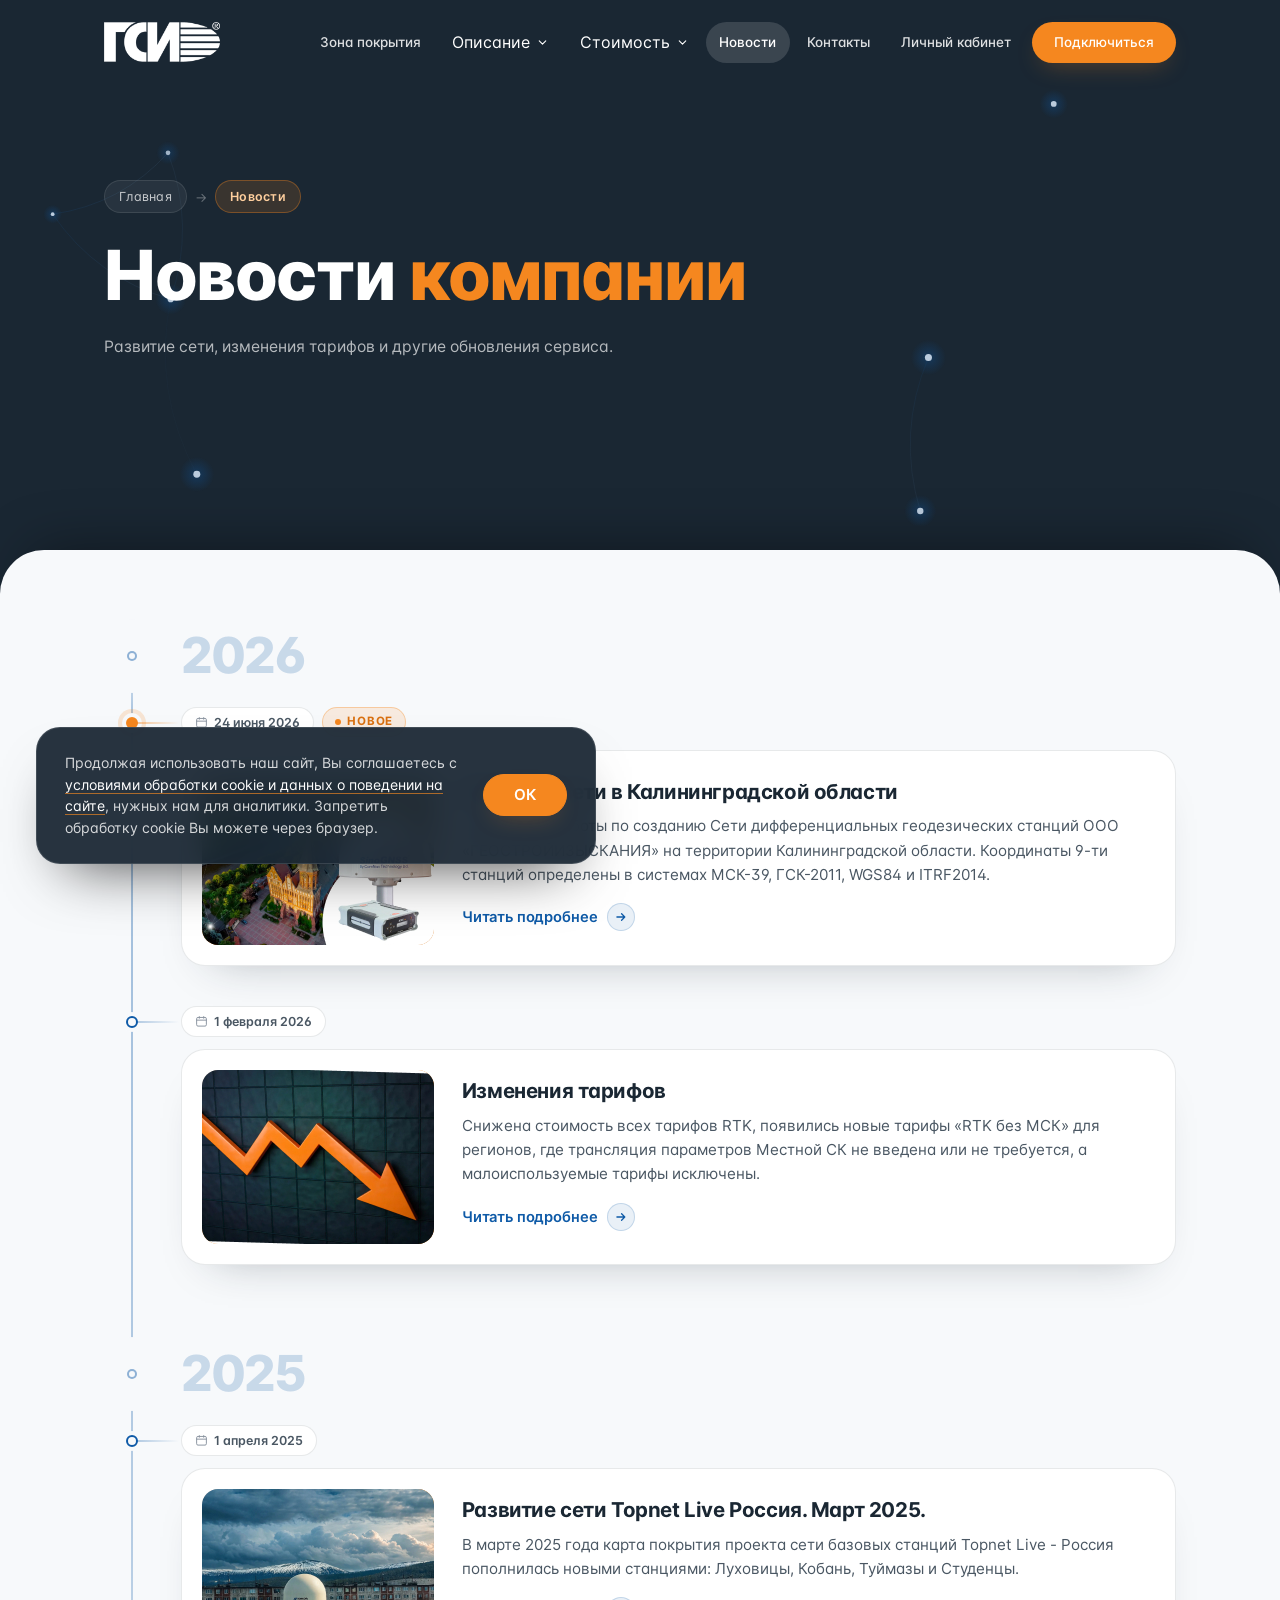
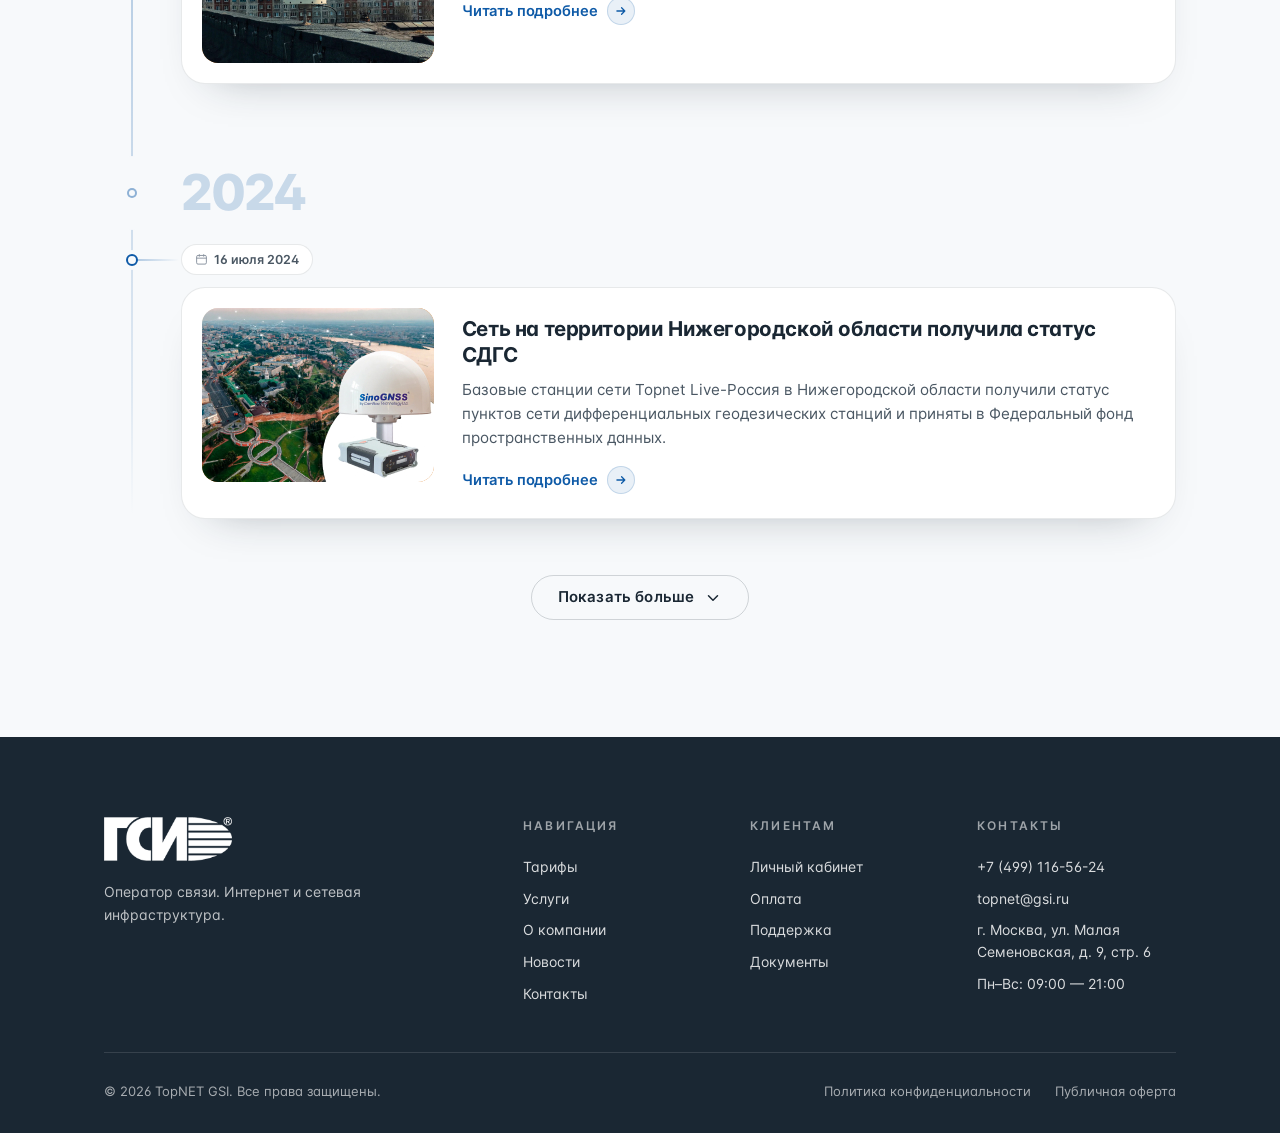
<file: news.html>
<!DOCTYPE html>
<html lang="ru">
<head>
  <meta charset="UTF-8" />
  <meta name="viewport" content="width=device-width, initial-scale=1.0" />
  <title>Новости — TopNET GSI</title>
  <meta name="description" content="Новости сети TopNET GSI: развитие покрытия, изменения тарифов и сервисов." />
  <link rel="icon" href="favicon.svg" type="image/svg+xml" />
  <link rel="icon" href="favicon.ico" sizes="32x32" />
  <link rel="apple-touch-icon" href="apple-touch-icon.png" />
  <link rel="manifest" href="site.webmanifest" />
  <meta name="theme-color" content="#1A2733" />
  <link rel="stylesheet" href="assets/Inter/css/inter.css" />
  <link rel="stylesheet" href="css/tokens.css" />
  <link rel="stylesheet" href="css/style.css" />
  <link rel="stylesheet" href="css/news-page.css" />
  <link rel="stylesheet" href="css/cookie.css" />
  <link rel="stylesheet" href="css/to-top.css" />
</head>
<body>

  <!-- ================= HEADER ================= -->
  <header class="header" id="site-header">
    <div class="header__inner">
      <a href="index.html" class="logo" aria-label="TopNET GSI — на главную">
        <img src="assets/images/logo.png" alt="TopNET GSI" class="logo__img" />
      </a>
      <nav class="nav" aria-label="Главное меню">
        <a class="nav__link" href="coverage.html">Зона покрытия</a>
        <div class="nav__item nav__item--dropdown">
          <button type="button" class="nav__link nav__trigger" aria-haspopup="true" aria-expanded="false">
            Описание
            <svg class="nav__trigger-caret" viewBox="0 0 24 24" fill="none" aria-hidden="true">
              <path d="M6 9l6 6 6-6" stroke="currentColor" stroke-width="2" stroke-linecap="round" stroke-linejoin="round"/>
            </svg>
          </button>
          <div class="nav__dropdown">
            <a class="nav__dd-link" href="network.html">
              <span class="nav__dd-text">
                <span class="nav__dd-title">Описание сети</span>
              </span>
              <svg class="nav__dd-arrow" viewBox="0 0 24 24" fill="none" aria-hidden="true"><path d="M8 16 16 8M16 8H9.4M16 8v6.6" stroke="currentColor" stroke-width="2" stroke-linecap="round" stroke-linejoin="round"/></svg>
            </a>
            <a class="nav__dd-link" href="docs.html">
              <span class="nav__dd-text">
                <span class="nav__dd-title">Документация</span>
              </span>
              <svg class="nav__dd-arrow" viewBox="0 0 24 24" fill="none" aria-hidden="true"><path d="M8 16 16 8M16 8H9.4M16 8v6.6" stroke="currentColor" stroke-width="2" stroke-linecap="round" stroke-linejoin="round"/></svg>
            </a>
          </div>
        </div>
        <div class="nav__item nav__item--dropdown">
          <button type="button" class="nav__link nav__trigger" aria-haspopup="true" aria-expanded="false">
            Стоимость
            <svg class="nav__trigger-caret" viewBox="0 0 24 24" fill="none" aria-hidden="true">
              <path d="M6 9l6 6 6-6" stroke="currentColor" stroke-width="2" stroke-linecap="round" stroke-linejoin="round"/>
            </svg>
          </button>
          <div class="nav__dropdown">
            <a class="nav__dd-link" href="tariffs.html">
              <span class="nav__dd-text">
                <span class="nav__dd-title">Тарифы и услуги</span>
              </span>
              <svg class="nav__dd-arrow" viewBox="0 0 24 24" fill="none" aria-hidden="true"><path d="M8 16 16 8M16 8H9.4M16 8v6.6" stroke="currentColor" stroke-width="2" stroke-linecap="round" stroke-linejoin="round"/></svg>
            </a>
            <a class="nav__dd-link" href="payment.html">
              <span class="nav__dd-text">
                <span class="nav__dd-title">Оплата</span>
              </span>
              <svg class="nav__dd-arrow" viewBox="0 0 24 24" fill="none" aria-hidden="true"><path d="M8 16 16 8M16 8H9.4M16 8v6.6" stroke="currentColor" stroke-width="2" stroke-linecap="round" stroke-linejoin="round"/></svg>
            </a>
          </div>
        </div>
        <a class="nav__link is-active" href="news.html" aria-current="page">Новости</a>
        <a class="nav__link" href="contacts.html">Контакты</a>
        <a class="nav__link" href="login.html">Личный кабинет</a>
        <a class="nav__link nav__link--cta" href="register.html">Подключиться</a>
      </nav>
      <button class="burger" aria-label="Меню" type="button">
        <span></span><span></span><span></span>
      </button>
    </div>
  </header>

  <!-- ================= PAGE HERO ================= -->
  <section class="page-hero page-hero--net">
    <canvas class="page-hero__net" id="netCanvas" aria-hidden="true"></canvas>
    <div class="container">
      <nav class="crumbs crumbs--pill" aria-label="Хлебные крошки">
        <a href="index.html">Главная</a>
        <span class="crumbs__sep" aria-hidden="true">→</span>
        <span class="crumbs__current">Новости</span>
      </nav>
      <h1 class="page-hero__title page-hero__title--xl">
        Новости <span class="page-hero__accent">компании</span>
      </h1>
      <p class="page-hero__lead">
        Развитие сети, изменения тарифов и другие обновления сервиса.
      </p>
    </div>
  </section>

  <!-- ================= ЛЕНТА НОВОСТЕЙ ================= -->
  <main class="page-body page-body--soft">
    <div class="container">
      <!-- Лента отсортирована по дате: свежие сверху -->
      <div class="timeline">

        <!-- ============ 2026 ============ -->
        <div class="tl-year"><span class="tl-year__num">2026</span></div>

        <!-- ---------- 24 июня 2026 — самая свежая ---------- -->
        <article class="tl-item tl-item--latest" id="post-kaliningrad">
          <span class="tl-item__dot" aria-hidden="true"></span>

          <div class="tl-item__head">
            <time class="tl-date" datetime="2026-06-24">
              <svg viewBox="0 0 24 24" fill="none" aria-hidden="true"><rect x="3" y="4.5" width="18" height="16" rx="2.5" stroke="currentColor" stroke-width="1.8"/><path d="M3 9.5h18M8 3v3M16 3v3" stroke="currentColor" stroke-width="1.8" stroke-linecap="round"/></svg>
              24 июня 2026
            </time>
            <span class="tl-new">Новое</span>
          </div>

          <div class="tl-card">
            <div class="tl-card__media" aria-hidden="true">
              <!-- превью в ленте -->
              <img
                class="news-media__img news-media__img--thumb"
                src="assets/images/news/kaliningrad/kaliningrad-232x174.jpg"
                width="232" height="174"
                alt=""
                loading="lazy" decoding="async">
              <!-- разворот раскрытой новости -->
              <img
                class="news-media__img news-media__img--wide"
                src="assets/images/news/kaliningrad/kaliningrad-930x372.jpg"
                width="930" height="372"
                alt=""
                loading="lazy" decoding="async">
            </div>

            <div class="tl-card__content">
              <h3 class="tl-card__title">Развитие сети в Калининградской области</h3>
              <p class="tl-card__excerpt">Завершены работы по созданию Сети дифференциальных геодезических станций ООО «ГЕОСТРОЙИЗЫСКАНИЯ» на территории Калининградской области. Координаты 9-ти станций определены в системах МСК-39, ГСК-2011, WGS84 и ITRF2014.</p>

              <div class="tl-card__full" id="news-kaliningrad" hidden>
                <p>Уважаемые коллеги!</p>
                <p>С радостью сообщаем о завершении работ по созданию Сети дифференциальных геодезических станций ООО «ГЕОСТРОЙИЗЫСКАНИЯ» на территории Калининградской области.</p>
                <p>Геодезические работы производились совместно с филиалом ППК «Роскадастр» «Балтийское АГП».</p>
                <p>Результатом данных работ стало определение координат 9-ти станций на территории Калининградской области в системах координат МСК-39, ГСК-2011, WGS84 и ITRF2014. Высоты станций определены в Балтийской системе высот 1977 года. В общей сложности было использовано 80 пунктов ГГС (62 пункта в рамках Технического проекта и 18 пунктов для контроля созданной матрицы деформаций МСК) и 5 пунктов ФАГС.</p>
                <p>Кроме этого, были определены параметры перехода от ITRF2014 к МСК-39 для использования при выполнении измерений в RTK. Из-за особенностей исходной основы для этих целей была вычислена «матрица деформаций», которая транслируется в потоке корректирующей информации в виде RTCM3 сообщений 1023, связанных с параметрами датума/ИГД (сообщение 1021) и параметрами проекции (сообщение 1025). Все указанные сообщения транслируются точками доступа MCK_39_RTK, MCK_39_RTKPlus, MCK_39_VRS и MCK_39_VRSPlus.</p>
                <p class="tl-card__signoff">С уважением, команда проекта Сеть Topnet Live - Россия.</p>
              </div>

              <button type="button" class="tl-more" aria-expanded="false" aria-controls="news-kaliningrad">
                <span class="tl-more__label">Читать подробнее</span>
                <span class="tl-more__arrow" aria-hidden="true">
                  <svg viewBox="0 0 24 24" fill="none"><path d="M5 12h13M13 6.5 18.5 12 13 17.5" stroke="currentColor" stroke-width="2.2" stroke-linecap="round" stroke-linejoin="round"/></svg>
                </span>
              </button>
            </div>
          </div>
        </article>

        <!-- ---------- 1 февраля 2026 ---------- -->
        <article class="tl-item" id="post-tariffs">
          <span class="tl-item__dot" aria-hidden="true"></span>

          <div class="tl-item__head">
            <time class="tl-date" datetime="2026-02-01">
              <svg viewBox="0 0 24 24" fill="none" aria-hidden="true"><rect x="3" y="4.5" width="18" height="16" rx="2.5" stroke="currentColor" stroke-width="1.8"/><path d="M3 9.5h18M8 3v3M16 3v3" stroke="currentColor" stroke-width="1.8" stroke-linecap="round"/></svg>
              1 февраля 2026
            </time>
          </div>

          <div class="tl-card">
            <div class="tl-card__media" aria-hidden="true">
              <!-- превью в ленте -->
              <img
                class="news-media__img news-media__img--thumb"
                src="assets/images/news/tariffs/tariffs-232x174.jpg"
                width="232" height="174"
                alt=""
                loading="lazy" decoding="async">
              <!-- разворот раскрытой новости -->
              <img
                class="news-media__img news-media__img--wide"
                src="assets/images/news/tariffs/tariffs-930x372.jpg"
                width="930" height="372"
                alt=""
                loading="lazy" decoding="async">
            </div>

            <div class="tl-card__content">
              <h3 class="tl-card__title">Изменения тарифов</h3>
              <p class="tl-card__excerpt">Снижена стоимость всех тарифов RTK, появились новые тарифы «RTK без МСК» для регионов, где трансляция параметров Местной СК не введена или не требуется, а малоиспользуемые тарифы исключены.</p>

              <div class="tl-card__full" id="news-tariffs" hidden>
                <p>Коллеги, у нас для вас отличные новости!</p>

                <p class="tl-card__subhead">📉 СНИЖЕНИЕ СТОИМОСТИ</p>
                <p>Мы провели анализ рынка и решили снизить стоимость всех тарифов RTK.</p>

                <p class="tl-card__subhead">🚀 НОВАЯ ВОЗМОЖНОСТЬ</p>
                <p>Представляем новые тарифы «RTK без МСК». Это идеальный вариант для тех регионов, где трансляция параметров Местной СК в RTCM сообщениях еще не введена или не требуется.</p>

                <p class="tl-card__subhead">⛔️ ИСКЛЮЧЕНИЕ ТАРИФОВ</p>
                <p>Исключены малоиспользуемые тарифы.</p>

                <p>Мы приняли эти решения, чтобы наш сервис стал еще доступнее. Благодарим вас за доверие!</p>
                <p>Подробности: <a href="https://topnet.gsi.ru/page.php?23" target="_blank" rel="noopener">https://topnet.gsi.ru/page.php?23</a></p>
                <p>Вопросы: <a href="https://t.me/topnetlivechat" target="_blank" rel="noopener">https://t.me/topnetlivechat</a> или <a href="mailto:topnet@gsi.ru">topnet@gsi.ru</a></p>

                <div class="tl-card__tags">
                  <span class="tl-card__tag">#гси</span>
                  <span class="tl-card__tag">#тарифы</span>
                  <span class="tl-card__tag">#обновление</span>
                  <span class="tl-card__tag">#подписка</span>
                </div>
              </div>

              <button type="button" class="tl-more" aria-expanded="false" aria-controls="news-tariffs">
                <span class="tl-more__label">Читать подробнее</span>
                <span class="tl-more__arrow" aria-hidden="true">
                  <svg viewBox="0 0 24 24" fill="none"><path d="M5 12h13M13 6.5 18.5 12 13 17.5" stroke="currentColor" stroke-width="2.2" stroke-linecap="round" stroke-linejoin="round"/></svg>
                </span>
              </button>
            </div>
          </div>
        </article>

        <!-- ============ 2025 ============ -->
        <div class="tl-year"><span class="tl-year__num">2025</span></div>

        <!-- ---------- 1 апреля 2025 ---------- -->
        <article class="tl-item" id="post-march-2025">
          <span class="tl-item__dot" aria-hidden="true"></span>

          <div class="tl-item__head">
            <time class="tl-date" datetime="2025-04-01">
              <svg viewBox="0 0 24 24" fill="none" aria-hidden="true"><rect x="3" y="4.5" width="18" height="16" rx="2.5" stroke="currentColor" stroke-width="1.8"/><path d="M3 9.5h18M8 3v3M16 3v3" stroke="currentColor" stroke-width="1.8" stroke-linecap="round"/></svg>
              1 апреля 2025
            </time>
          </div>

          <div class="tl-card">
            <div class="tl-card__media" aria-hidden="true">
              <!-- превью в ленте -->
              <img
                class="news-media__img news-media__img--thumb"
                src="assets/images/news/march-2025/march-2025-232x174.jpg"
                width="232" height="174"
                alt=""
                loading="lazy" decoding="async">
              <!-- разворот раскрытой новости -->
              <img
                class="news-media__img news-media__img--wide"
                src="assets/images/news/march-2025/march-2025-930x372.jpg"
                width="930" height="372"
                alt=""
                loading="lazy" decoding="async">
            </div>

            <div class="tl-card__content">
              <h3 class="tl-card__title">Развитие сети Topnet Live Россия. Март 2025.</h3>
              <p class="tl-card__excerpt">В марте 2025 года карта покрытия проекта сети базовых станций Topnet Live - Россия пополнилась новыми станциями: Луховицы, Кобань, Туймазы и Студенцы.</p>

              <div class="tl-card__full" id="news-march-2025" hidden>
                <p>Коллеги, в марте 2025 года карта покрытия проекта сети базовых станций Topnet Live - Россия пополнилась новыми станциями:</p>
                <ul>
                  <li>Луховицы — Московская область</li>
                  <li>Кобань — Республика Северная Осетия</li>
                  <li>Туймазы — Республика Башкортостан</li>
                  <li>Студенцы — Самарская область</li>
                </ul>
                <p>Хотите увидеть новую базовую станцию проекта Topnet Live-Россия в Вашем городе и располагаете местом для её размещения? Обращайтесь к нам!</p>
                <p>Ваши заявки по размещению новой базовой станции можете отправлять на почту <a href="mailto:topnet@gsi.ru">topnet@gsi.ru</a></p>
              </div>

              <button type="button" class="tl-more" aria-expanded="false" aria-controls="news-march-2025">
                <span class="tl-more__label">Читать подробнее</span>
                <span class="tl-more__arrow" aria-hidden="true">
                  <svg viewBox="0 0 24 24" fill="none"><path d="M5 12h13M13 6.5 18.5 12 13 17.5" stroke="currentColor" stroke-width="2.2" stroke-linecap="round" stroke-linejoin="round"/></svg>
                </span>
              </button>
            </div>
          </div>
        </article>

        <!-- ============ 2024 ============ -->
        <div class="tl-year"><span class="tl-year__num">2024</span></div>

        <!-- ---------- 16 июля 2024 ---------- -->
        <article class="tl-item" id="post-nn-sdgs">
          <span class="tl-item__dot" aria-hidden="true"></span>

          <div class="tl-item__head">
            <time class="tl-date" datetime="2024-07-16">
              <svg viewBox="0 0 24 24" fill="none" aria-hidden="true"><rect x="3" y="4.5" width="18" height="16" rx="2.5" stroke="currentColor" stroke-width="1.8"/><path d="M3 9.5h18M8 3v3M16 3v3" stroke="currentColor" stroke-width="1.8" stroke-linecap="round"/></svg>
              16 июля 2024
            </time>
          </div>

          <div class="tl-card">
            <div class="tl-card__media" aria-hidden="true">
              <!-- превью в ленте -->
              <img
                class="news-media__img news-media__img--thumb"
                src="assets/images/news/nn-sdgs/nn-sdgs-232x174.jpg"
                width="232" height="174"
                alt=""
                loading="lazy" decoding="async">
              <!-- разворот раскрытой новости -->
              <img
                class="news-media__img news-media__img--wide"
                src="assets/images/news/nn-sdgs/nn-sdgs-930x372.jpg"
                width="930" height="372"
                alt=""
                loading="lazy" decoding="async">
            </div>

            <div class="tl-card__content">
              <h3 class="tl-card__title">Сеть на территории Нижегородской области получила статус СДГС</h3>
              <p class="tl-card__excerpt">Базовые станции сети Topnet Live-Россия в Нижегородской области получили статус пунктов сети дифференциальных геодезических станций и приняты в Федеральный фонд пространственных данных.</p>

              <div class="tl-card__full" id="news-nn-sdgs" hidden>
                <p>Уважаемые коллеги, с радостью сообщаем Вам, что нижеперечисленные Базовые станции сети Topnet Live-Россия, расположенные в Нижегородской области, а именно: БС Нижний Новгород, БС Сокольское, БС Арья, БС Семенов, БС Городец, БС Володарск, БС Лысково, БС Маргуша, БС Сосновское, БС Выкса, БС Слизнево, БС Арзамас 1, БС Лукоянов, БС Сергач, БС Сеченово получили статус пунктов сети дифференциальных геодезических станций и приняты в Федеральный фонд пространственных данных. Координаты станций определены в МСК-52, ГСК-2011, WGS84 и ITRF2014. Высоты станций определены в Балтийской системе высот 1977 года.</p>
                <p>Также определены параметры перехода от ITRF2014 к МСК-52 для использования при выполнении измерений в RTK. Для этих целей была вычислена «матрица деформаций», которая транслируется в потоке корректирующей информации в виде RTCM3 сообщений 1023, связанных с параметрами датума/ИГД (сообщение 1021) и параметрами проекции (сообщение 1025). Все указанные данные транслируются точками доступа:</p>
                <div class="tl-card__list">
                  <div>MCK52Z1RTK – 1 зона, поправки GPS/ГЛОНАСС от ближайшей станции;</div>
                  <div>MCK52Z1RTKPlus– 1 зона, поправки GPS/ГЛОНАСС/Galileo/Beidou от ближайшей станции;</div>
                  <div>MCK52Z1VRS1 – 1 зона, поправки GPS/ГЛОНАСС от виртуальной станции;</div>
                  <div>MCK52Z1VRSPlus – 1 зона, поправки GPS/ГЛОНАСС/Galileo/Beidou от виртуальной станции;</div>
                  <div>MCK52Z2RTK – 2 зона, поправки GPS/ГЛОНАСС от ближайшей станции;</div>
                  <div>MCK52Z2RTKPlus– 2 зона, поправки GPS/ГЛОНАСС/Galileo/Beidou от ближайшей станции;</div>
                  <div>MCK52Z2VRS1 – 2 зона, поправки GPS/ГЛОНАСС от виртуальной станции;</div>
                  <div>MCK52Z2VRSPlus – 2 зона, поправки GPS/ГЛОНАСС/Galileo/Beidou от виртуальной станции.</div>
                </div>
                <p>С инструкцией по настройке точек доступа, а также зонами покрытия пунктов СДГС сети Topnet Live-Россия, определенных в системе МСК и ГСК-2011, можно ознакомиться на нашем сайте: <a href="https://topnet.gsi.ru" target="_blank" rel="noopener">https://topnet.gsi.ru</a>.</p>
                <p>Команда проекта Сеть Topnet Live - Россия не перестает работать над развитием сети базовых станций и регулярно добавляет новые станции!</p>
              </div>

              <button type="button" class="tl-more" aria-expanded="false" aria-controls="news-nn-sdgs">
                <span class="tl-more__label">Читать подробнее</span>
                <span class="tl-more__arrow" aria-hidden="true">
                  <svg viewBox="0 0 24 24" fill="none"><path d="M5 12h13M13 6.5 18.5 12 13 17.5" stroke="currentColor" stroke-width="2.2" stroke-linecap="round" stroke-linejoin="round"/></svg>
                </span>
              </button>
            </div>
          </div>
        </article>

      </div>

      <!-- «Показать больше» — пока только визуал, обработчика нет -->
      <div class="tl-loadmore">
        <button type="button" class="btn btn--outline tl-loadmore__btn">
          Показать больше
          <span class="tl-loadmore__chev" aria-hidden="true">
            <svg viewBox="0 0 24 24" fill="none"><path d="M6 9l6 6 6-6" stroke="currentColor" stroke-width="2" stroke-linecap="round" stroke-linejoin="round"/></svg>
          </span>
        </button>
      </div>
    </div>
  </main>

  <footer class="footer">
    <div class="container">
      <div class="footer__top">
        <div class="footer__brand">
          <a href="index.html" class="logo logo--footer">
            <img src="assets/images/logo.png" alt="TopNET GSI" class="logo__img" />
          </a>
          <p class="footer__tag">Оператор связи. Интернет и сетевая инфраструктура.</p>
        </div>
        <div class="footer__cols">
          <div class="footer__col">
            <h4 class="footer__col-title">Навигация</h4>
            <a href="tariffs.html">Тарифы</a>
            <a href="tariffs.html">Услуги</a>
            <a href="network.html">О компании</a>
            <a href="news.html">Новости</a>
            <a href="contacts.html">Контакты</a>
          </div>
          <div class="footer__col">
            <h4 class="footer__col-title">Клиентам</h4>
            <a href="login.html">Личный кабинет</a>
            <a href="payment.html">Оплата</a>
            <a href="contacts.html">Поддержка</a>
            <a href="docs.html">Документы</a>
          </div>
          <div class="footer__col">
            <h4 class="footer__col-title">Контакты</h4>
            <a href="tel:+74991165624">+7 (499) 116-56-24</a>
            <a href="mailto:topnet@gsi.ru">topnet@gsi.ru</a>
            <span>г. Москва, ул. Малая Семеновская, д. 9, стр. 6</span>
            <span>Пн–Вс: 09:00 — 21:00</span>
          </div>
        </div>
      </div>
      <div class="footer__bottom">
        <span>© 2026 TopNET GSI. Все права защищены.</span>
        <div class="footer__legal">
          <a href="privacy.html">Политика конфиденциальности</a>
          <a href="#">Публичная оферта</a>
        </div>
      </div>
    </div>
  </footer>


  <!-- ================= СОГЛАСИЕ НА COOKIE ================= -->
  <aside class="cookie" data-cookie role="region" aria-label="Согласие на обработку cookie" hidden>
    <p class="cookie__text">
      Продолжая использовать наш сайт, Вы соглашаетесь с
      <a href="privacy.html">условиями обработки cookie и данных о поведении на сайте</a>,
      нужных нам для аналитики. Запретить обработку cookie Вы можете через браузер.
    </p>
    <button type="button" class="cookie__btn" data-cookie-accept>ОК</button>
  </aside>
  <script src="js/main.js" defer></script>
  <script src="js/network.js" defer></script>
  <script src="js/news-page.js" defer></script>
  <script src="js/cookie.js" defer></script>
  <script src="js/to-top.js" defer></script>
</body>
</html>
</file>
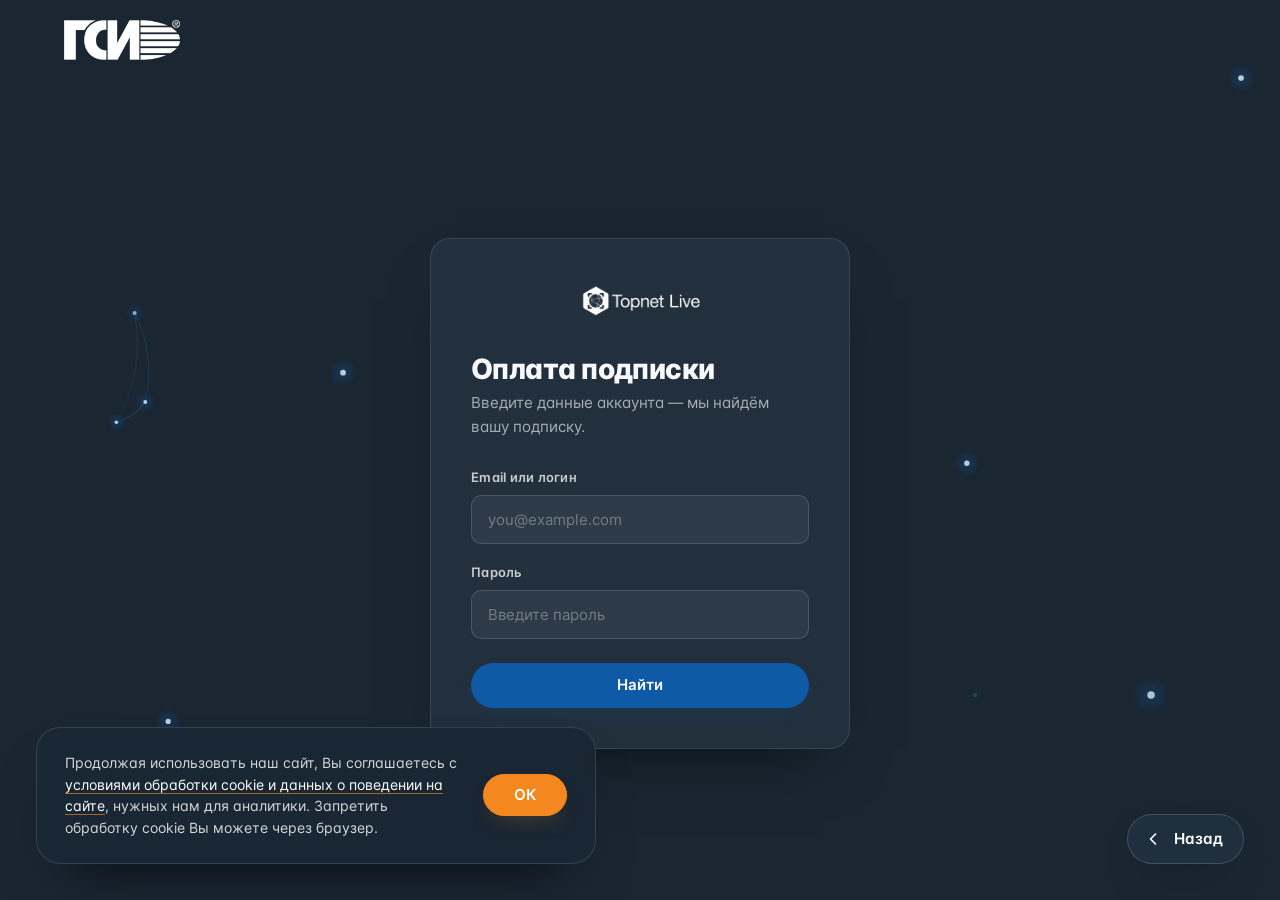
<file: payment.html>
<!DOCTYPE html>
<html lang="ru">
<head>
  <meta charset="UTF-8" />
  <meta name="viewport" content="width=device-width, initial-scale=1.0" />
  <title>Оплата подписки — TopNET GSI</title>
  <meta name="description" content="Оплата подписки TopNET GSI по данным аккаунта." />
  <link rel="icon" href="favicon.svg" type="image/svg+xml" />
  <link rel="icon" href="favicon.ico" sizes="32x32" />
  <link rel="apple-touch-icon" href="apple-touch-icon.png" />
  <link rel="manifest" href="site.webmanifest" />
  <meta name="theme-color" content="#1A2733" />
  <link rel="stylesheet" href="assets/Inter/css/inter.css" />
  <link rel="stylesheet" href="css/tokens.css" />
  <link rel="stylesheet" href="css/login.css" />
  <link rel="stylesheet" href="css/cookie.css" />
  <link rel="stylesheet" href="css/to-top.css" />
</head>
<body class="auth">

  <!-- фон: живая сеть, видна по бокам от карточки -->
  <canvas class="auth__canvas" id="netCanvas" aria-hidden="true"></canvas>

  <!-- ================= МИНИ-ШАПКА ================= -->
  <header class="auth__header">
    <a href="index.html" class="auth__logo" aria-label="TopNET GSI — на главную">
      <img src="assets/images/logo.png" alt="TopNET GSI" />
    </a>
  </header>

  <!-- ================= ОПЛАТА ================= -->
  <main class="auth__main">
    <div class="auth__card">
      <img src="assets/images/topnet_logo.png" alt="Topnet Live" class="auth__brand" />
      <h1 class="auth__title">Оплата подписки</h1>
      <p class="auth__subtitle">Введите данные аккаунта — мы найдём вашу подписку.</p>

      <form id="paymentForm" novalidate>
        <div class="field">
          <label class="field__label" for="payAccount">Email или логин</label>
          <input class="field__input" type="text" id="payAccount" name="account"
                 placeholder="you@example.com" autocomplete="username" />
        </div>

        <div class="field">
          <label class="field__label" for="payPassword">Пароль</label>
          <input class="field__input" type="password" id="payPassword" name="password"
                 placeholder="Введите пароль" autocomplete="current-password" />
        </div>

        <button type="submit" class="btn btn--primary btn--block">Найти</button>
      </form>

      <p class="msg" id="payMsg" role="status" hidden></p>
    </div>
  </main>


  <!-- ================= КНОПКА «НАЗАД» (закреплена в правом нижнем углу) ================= -->
  <a href="index.html" class="back-fab" data-back>
    <span class="back-fab__icon" aria-hidden="true">
      <svg viewBox="0 0 24 24" fill="none">
        <path d="M15 6l-6 6 6 6" stroke="currentColor" stroke-width="2" stroke-linecap="round" stroke-linejoin="round"/>
      </svg>
    </span>
    Назад
  </a>


  <!-- ================= СОГЛАСИЕ НА COOKIE ================= -->
  <aside class="cookie" data-cookie role="region" aria-label="Согласие на обработку cookie" hidden>
    <p class="cookie__text">
      Продолжая использовать наш сайт, Вы соглашаетесь с
      <a href="privacy.html">условиями обработки cookie и данных о поведении на сайте</a>,
      нужных нам для аналитики. Запретить обработку cookie Вы можете через браузер.
    </p>
    <button type="button" class="cookie__btn" data-cookie-accept>ОК</button>
  </aside>
  <!-- network.js — только фоновая сеть: элементов формы ЛК на странице нет -->
  <script src="js/network.js" defer></script>
  <script src="js/payment.js" defer></script>
  <script src="js/auth-back.js" defer></script>
  <script src="js/cookie.js" defer></script>
  <script src="js/to-top.js" defer></script>
</body>
</html>
</file>
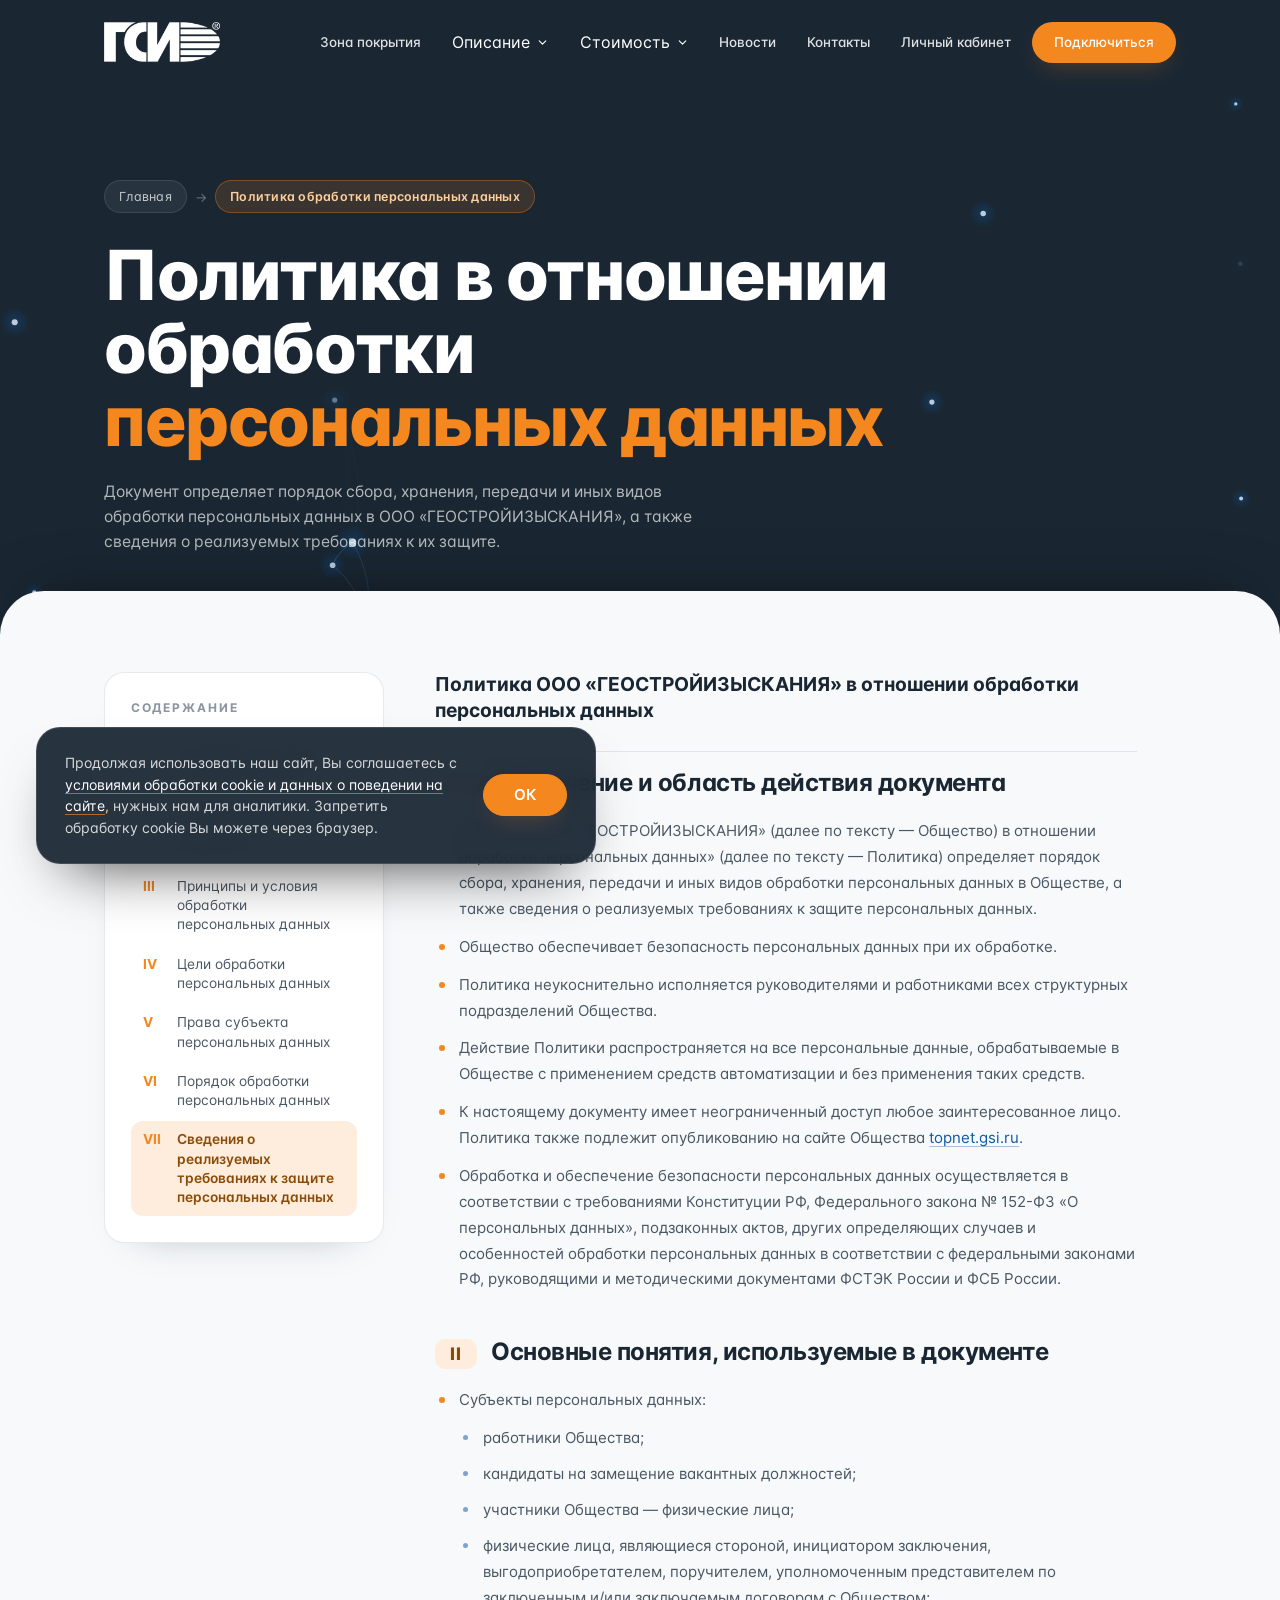
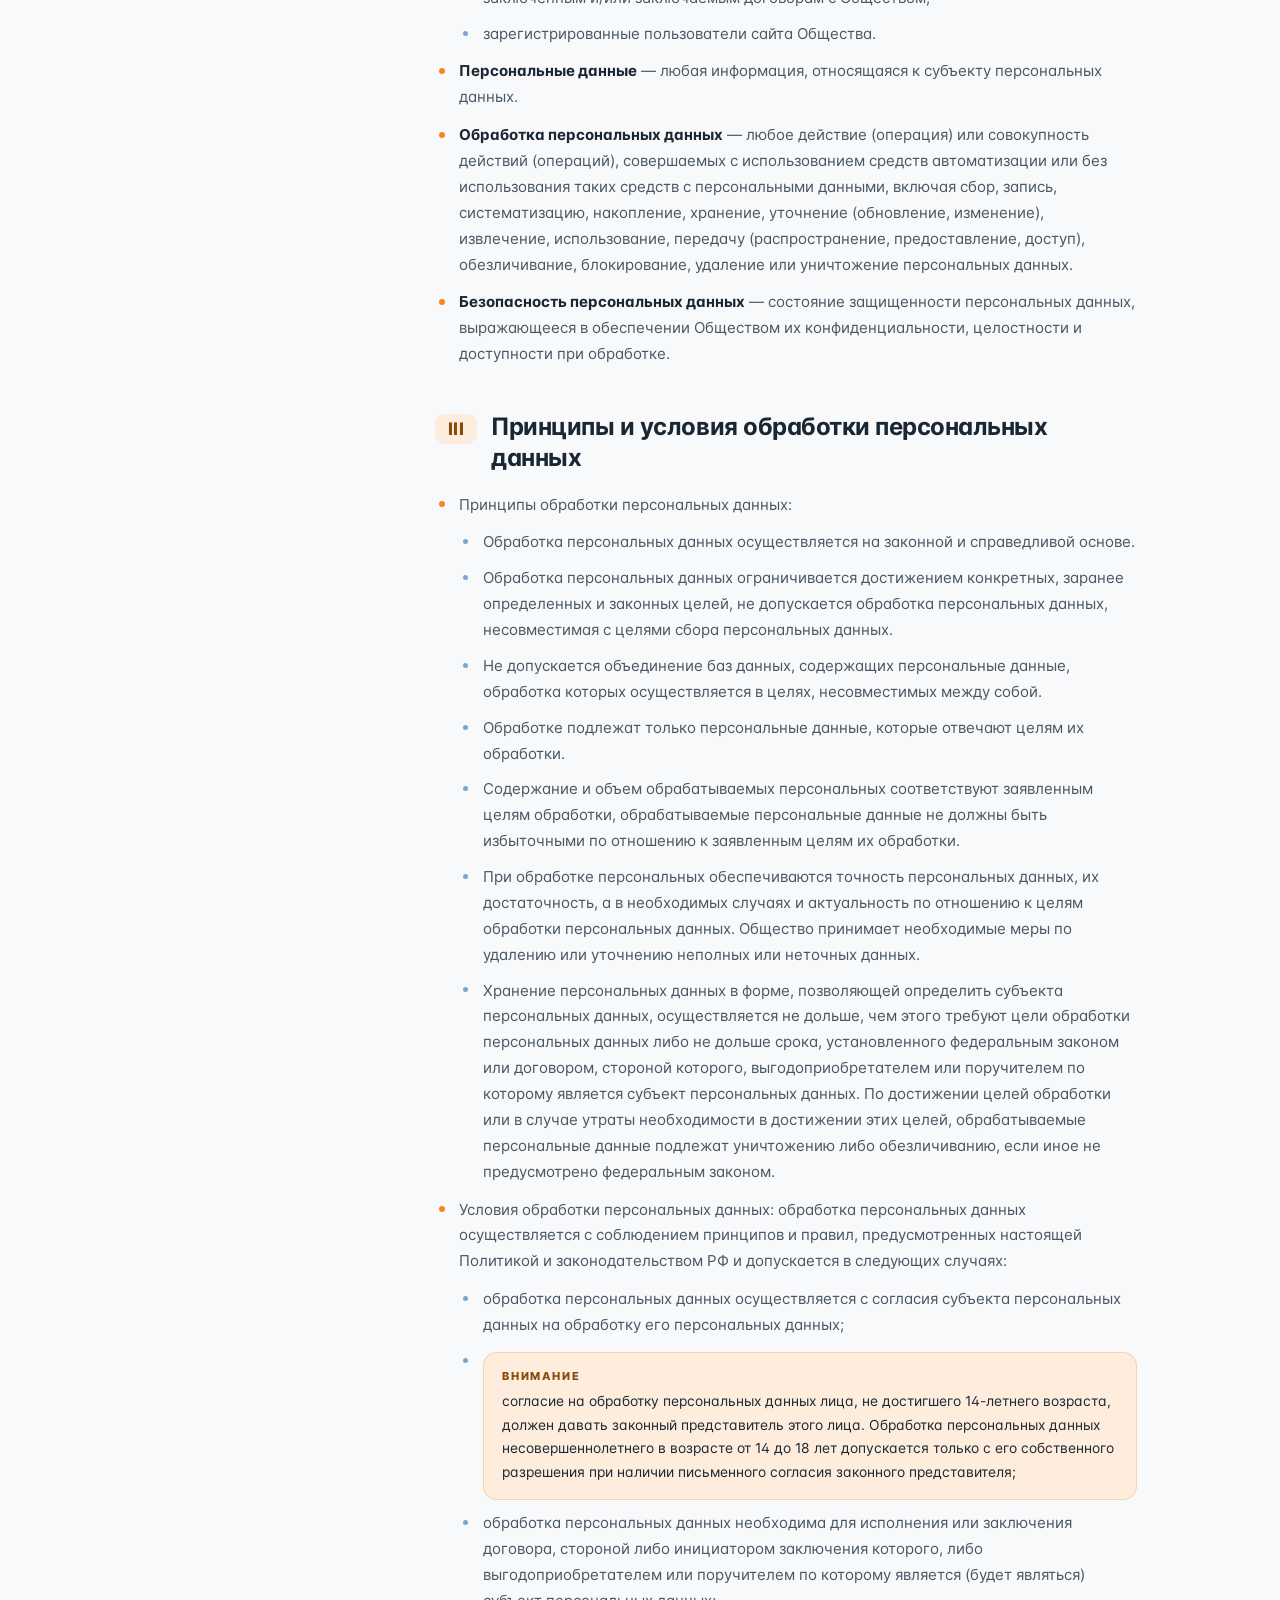
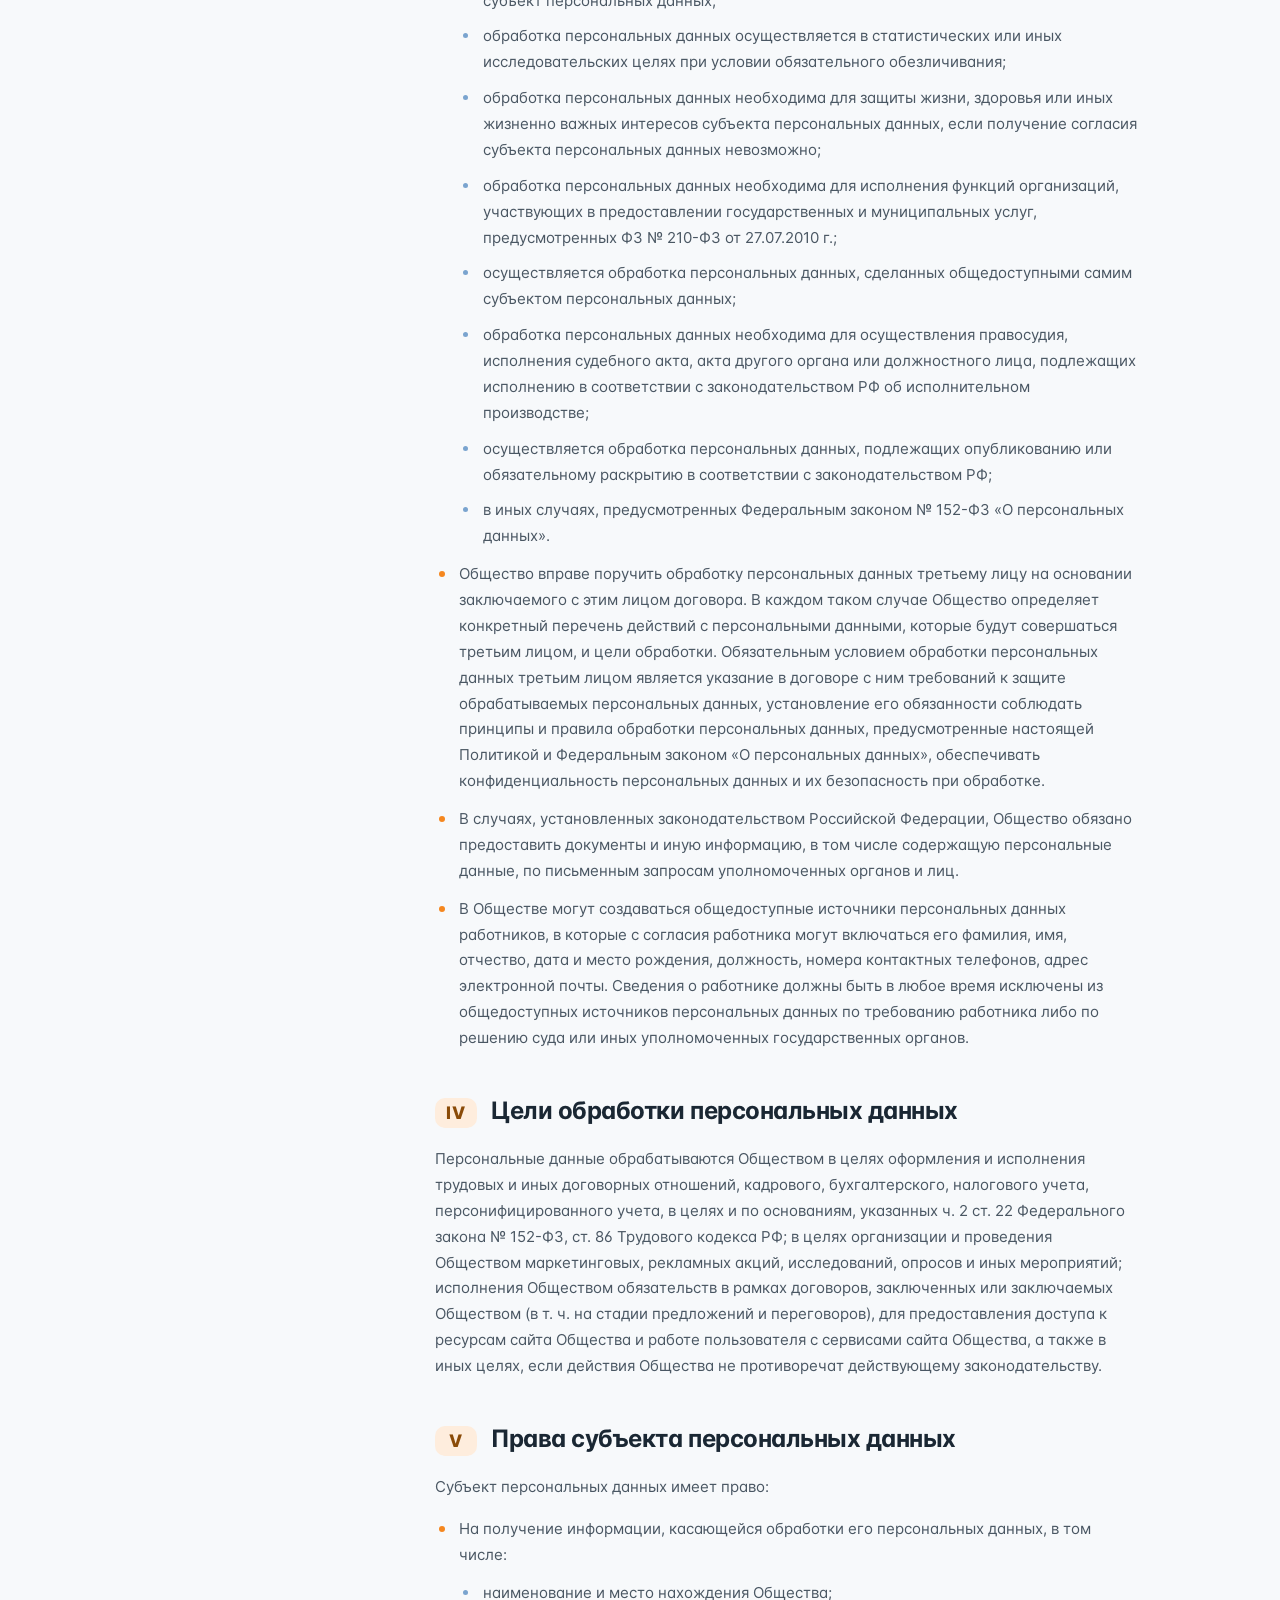
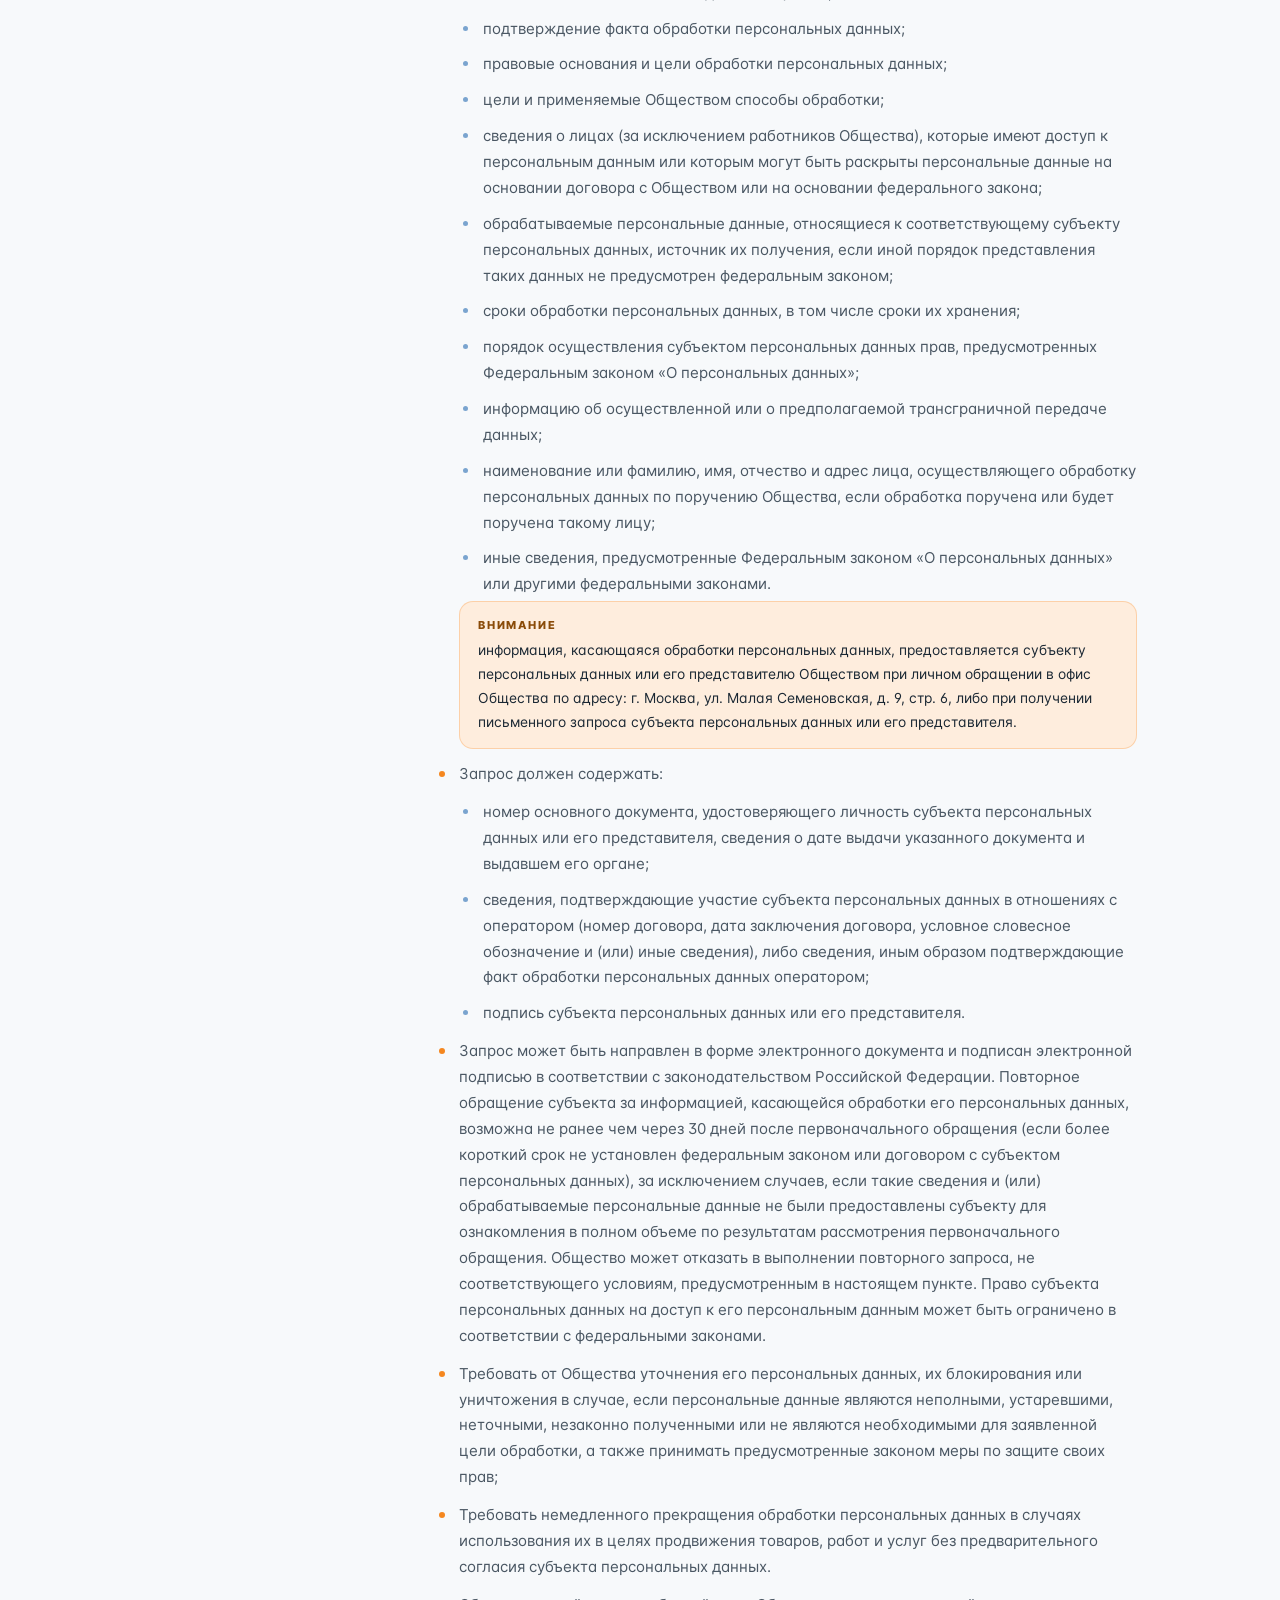
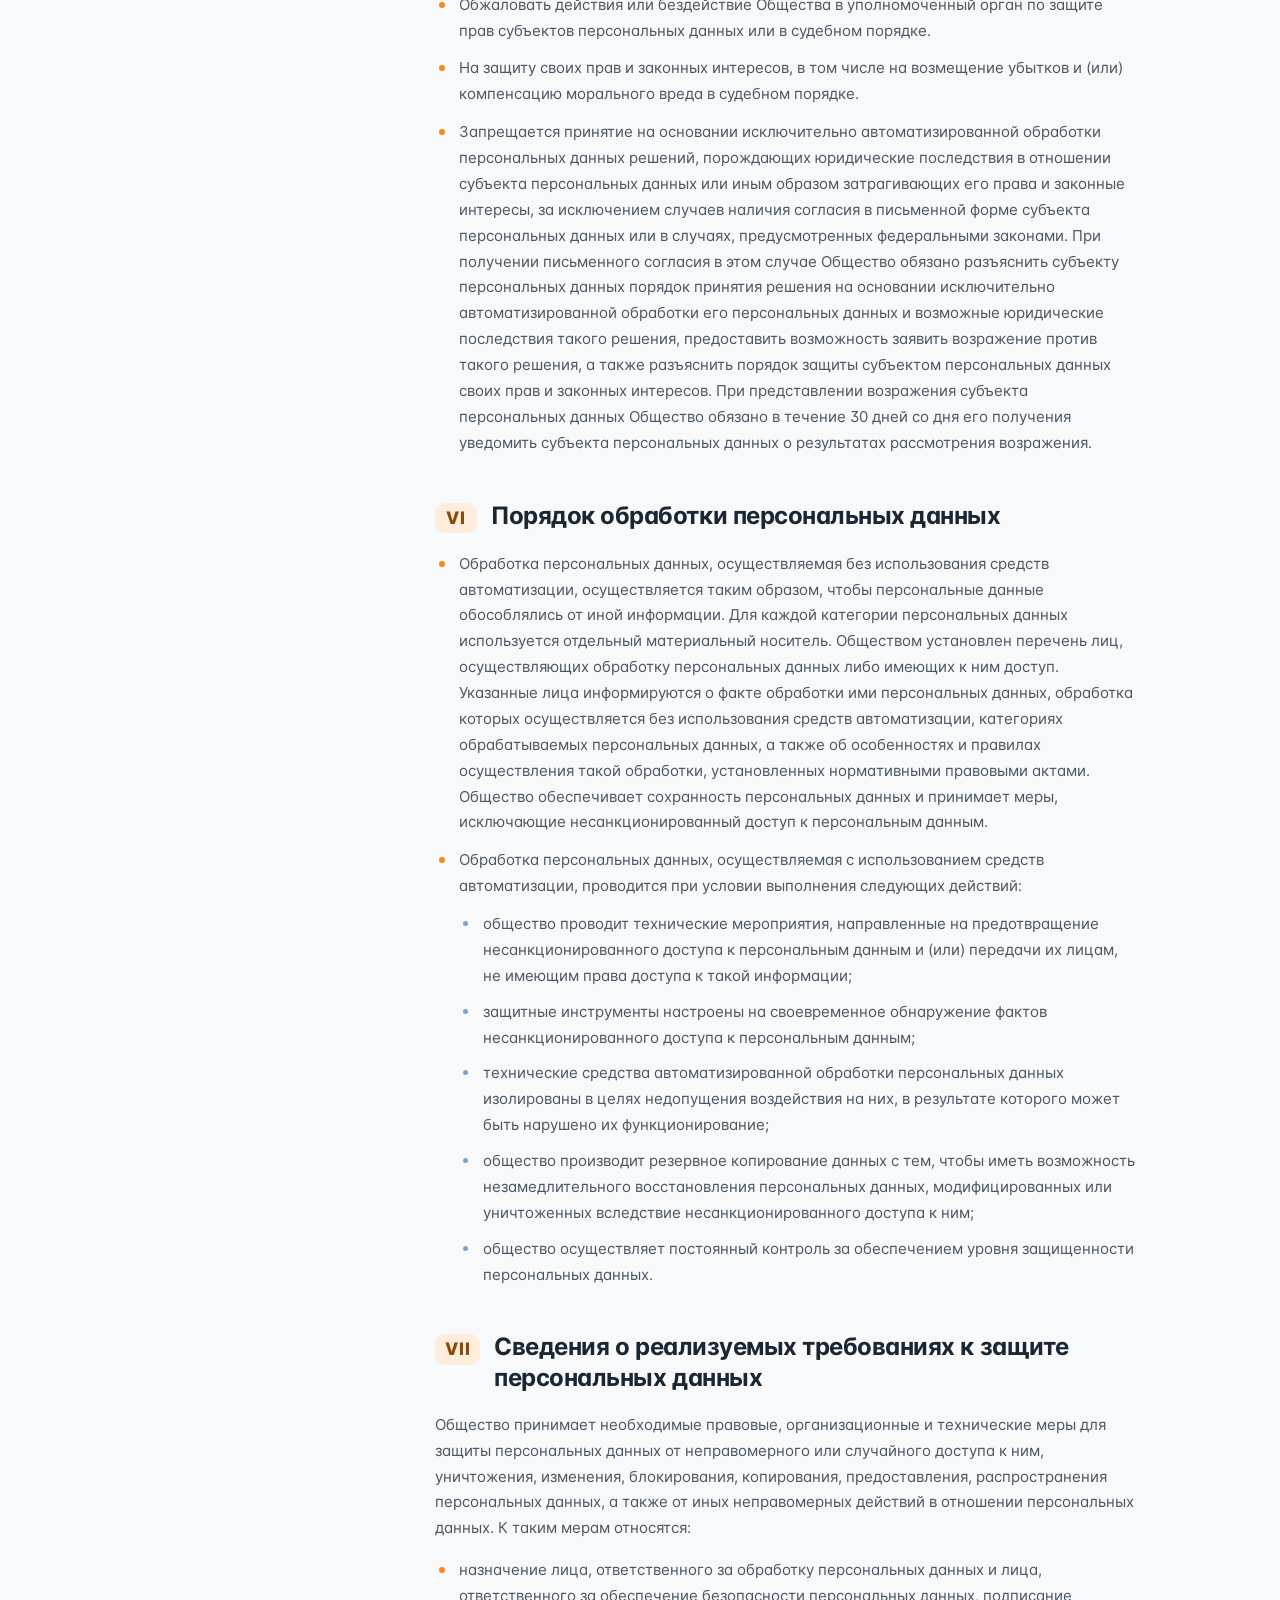
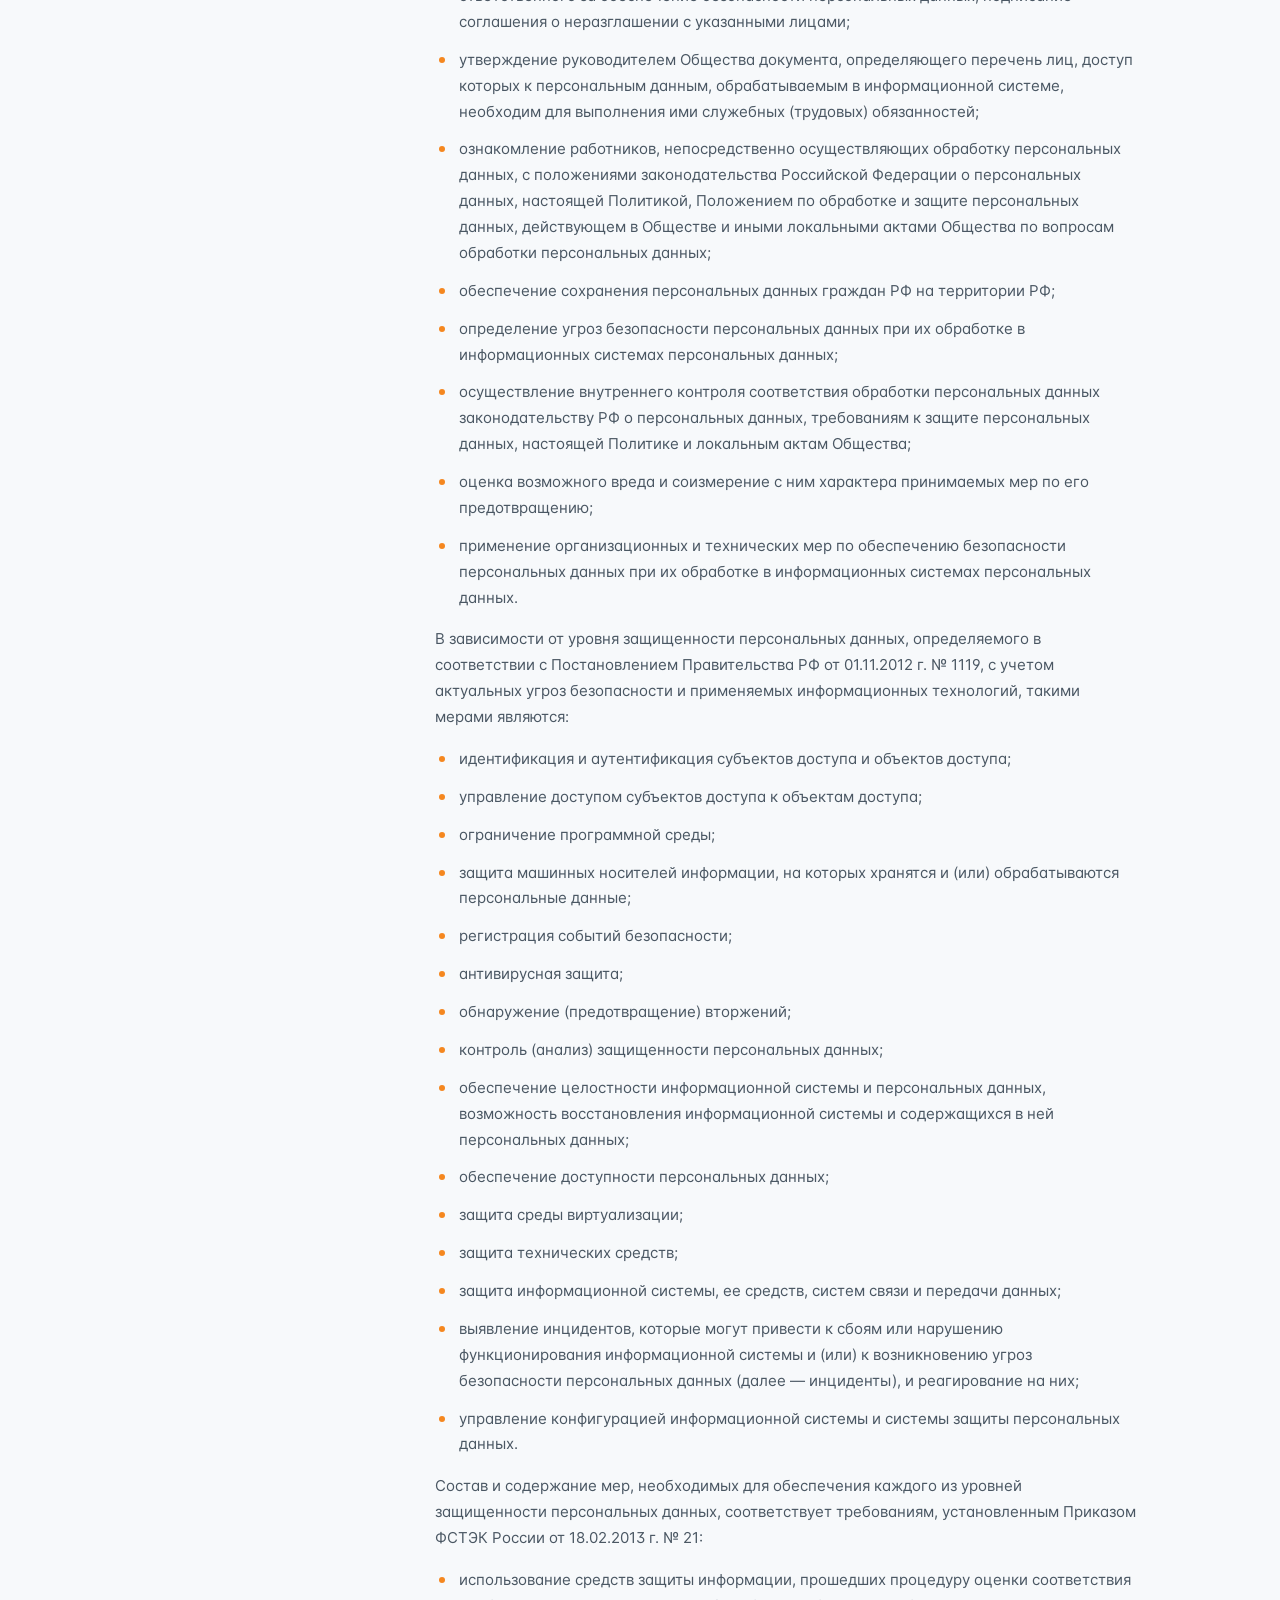
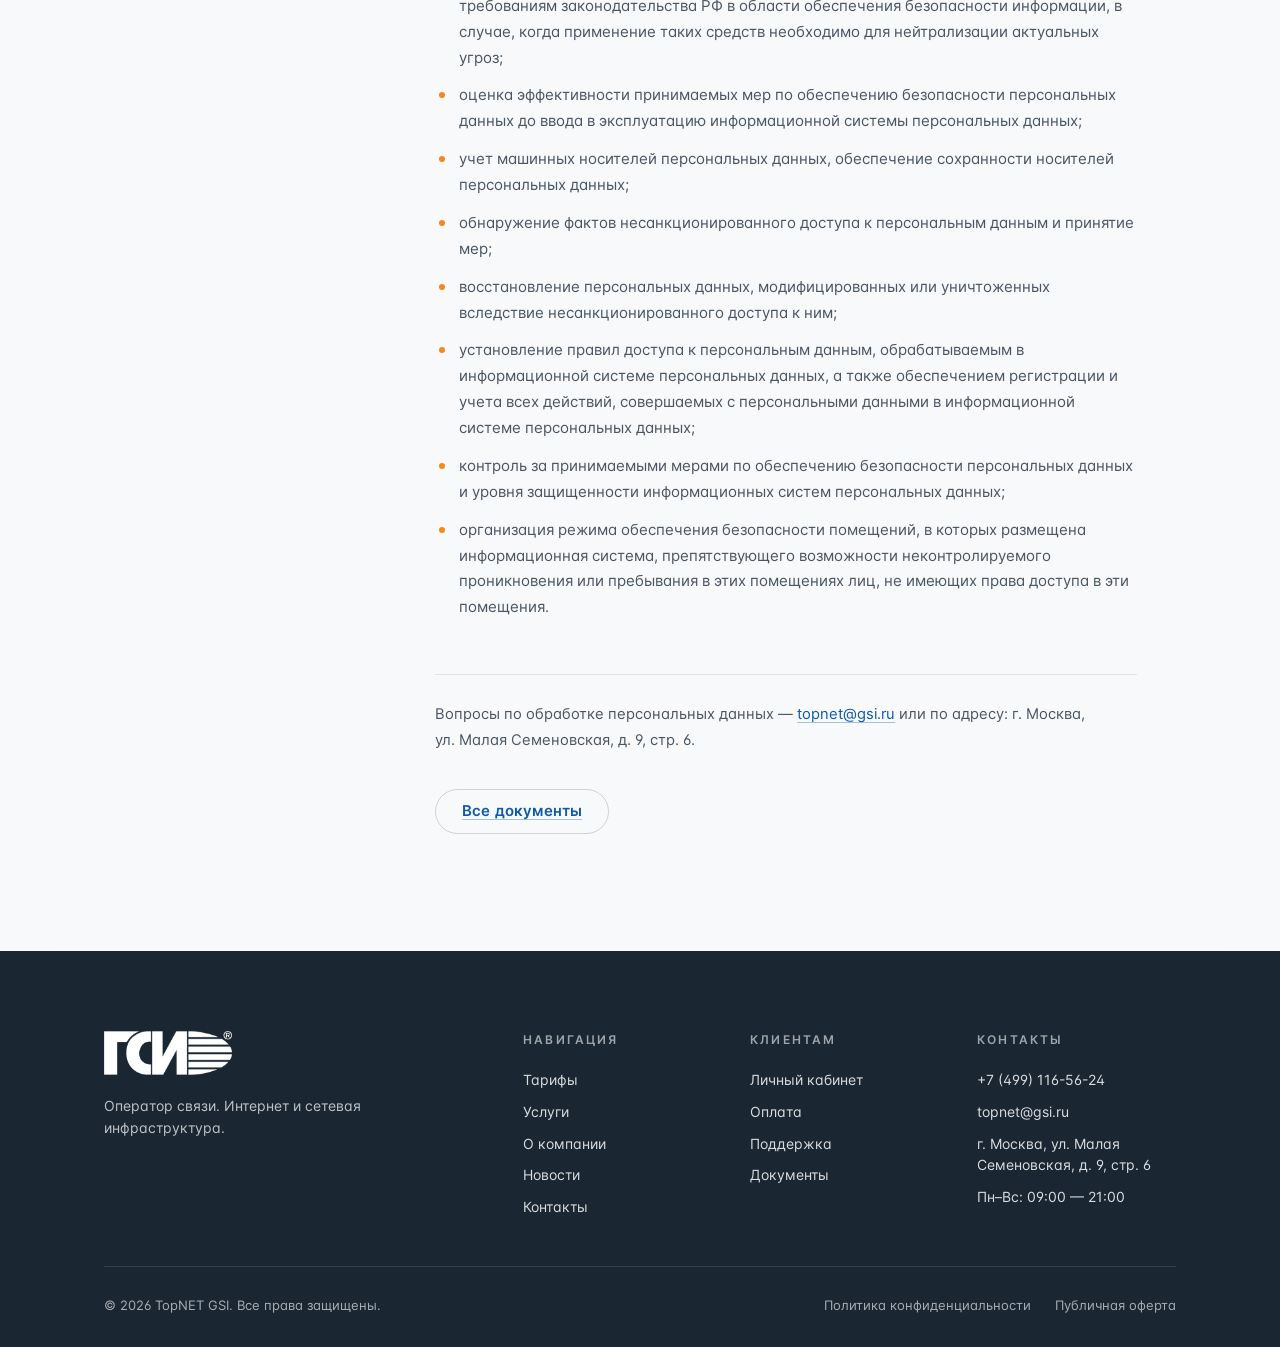
<file: privacy.html>
<!DOCTYPE html>
<html lang="ru">
<head>
  <meta charset="UTF-8" />
  <meta name="viewport" content="width=device-width, initial-scale=1.0" />
  <title>Политика в отношении обработки персональных данных — TopNET GSI</title>
  <meta name="description" content="Политика ООО «ГЕОСТРОЙИЗЫСКАНИЯ» в отношении обработки персональных данных: принципы, цели, права субъекта и требования к защите." />
  <link rel="icon" href="favicon.svg" type="image/svg+xml" />
  <link rel="icon" href="favicon.ico" sizes="32x32" />
  <link rel="apple-touch-icon" href="apple-touch-icon.png" />
  <link rel="manifest" href="site.webmanifest" />
  <meta name="theme-color" content="#1A2733" />
  <link rel="stylesheet" href="assets/Inter/css/inter.css" />
  <link rel="stylesheet" href="css/tokens.css" />
  <link rel="stylesheet" href="css/style.css" />
  <link rel="stylesheet" href="css/legal-page.css" />
  <link rel="stylesheet" href="css/cookie.css" />
  <link rel="stylesheet" href="css/to-top.css" />
</head>
<body>

  <!-- ================= HEADER ================= -->
  <header class="header" id="site-header">
    <div class="header__inner">
      <a href="index.html" class="logo" aria-label="TopNET GSI — на главную">
        <img src="assets/images/logo.png" alt="TopNET GSI" class="logo__img" />
      </a>
      <nav class="nav" aria-label="Главное меню">
        <a class="nav__link" href="coverage.html">Зона покрытия</a>
        <div class="nav__item nav__item--dropdown">
          <button type="button" class="nav__link nav__trigger" aria-haspopup="true" aria-expanded="false">
            Описание
            <svg class="nav__trigger-caret" viewBox="0 0 24 24" fill="none" aria-hidden="true">
              <path d="M6 9l6 6 6-6" stroke="currentColor" stroke-width="2" stroke-linecap="round" stroke-linejoin="round"/>
            </svg>
          </button>
          <div class="nav__dropdown">
            <a class="nav__dd-link" href="network.html">
              <span class="nav__dd-text">
                <span class="nav__dd-title">Описание сети</span>
              </span>
              <svg class="nav__dd-arrow" viewBox="0 0 24 24" fill="none" aria-hidden="true"><path d="M8 16 16 8M16 8H9.4M16 8v6.6" stroke="currentColor" stroke-width="2" stroke-linecap="round" stroke-linejoin="round"/></svg>
            </a>
            <a class="nav__dd-link" href="docs.html">
              <span class="nav__dd-text">
                <span class="nav__dd-title">Документация</span>
              </span>
              <svg class="nav__dd-arrow" viewBox="0 0 24 24" fill="none" aria-hidden="true"><path d="M8 16 16 8M16 8H9.4M16 8v6.6" stroke="currentColor" stroke-width="2" stroke-linecap="round" stroke-linejoin="round"/></svg>
            </a>
          </div>
        </div>
        <div class="nav__item nav__item--dropdown">
          <button type="button" class="nav__link nav__trigger" aria-haspopup="true" aria-expanded="false">
            Стоимость
            <svg class="nav__trigger-caret" viewBox="0 0 24 24" fill="none" aria-hidden="true">
              <path d="M6 9l6 6 6-6" stroke="currentColor" stroke-width="2" stroke-linecap="round" stroke-linejoin="round"/>
            </svg>
          </button>
          <div class="nav__dropdown">
            <a class="nav__dd-link" href="tariffs.html">
              <span class="nav__dd-text">
                <span class="nav__dd-title">Тарифы и услуги</span>
              </span>
              <svg class="nav__dd-arrow" viewBox="0 0 24 24" fill="none" aria-hidden="true"><path d="M8 16 16 8M16 8H9.4M16 8v6.6" stroke="currentColor" stroke-width="2" stroke-linecap="round" stroke-linejoin="round"/></svg>
            </a>
            <a class="nav__dd-link" href="payment.html">
              <span class="nav__dd-text">
                <span class="nav__dd-title">Оплата</span>
              </span>
              <svg class="nav__dd-arrow" viewBox="0 0 24 24" fill="none" aria-hidden="true"><path d="M8 16 16 8M16 8H9.4M16 8v6.6" stroke="currentColor" stroke-width="2" stroke-linecap="round" stroke-linejoin="round"/></svg>
            </a>
          </div>
        </div>
        <a class="nav__link" href="news.html">Новости</a>
        <a class="nav__link" href="contacts.html">Контакты</a>
        <a class="nav__link" href="login.html">Личный кабинет</a>
        <a class="nav__link nav__link--cta" href="register.html">Подключиться</a>
      </nav>
      <button class="burger" aria-label="Меню" type="button">
        <span></span><span></span><span></span>
      </button>
    </div>
  </header>


  <!-- ================= PAGE HERO ================= -->
  <section class="page-hero page-hero--net">
    <canvas class="page-hero__net" id="netCanvas" aria-hidden="true"></canvas>
    <div class="container">
      <nav class="crumbs crumbs--pill" aria-label="Хлебные крошки">
        <a href="index.html">Главная</a>
        <span class="crumbs__sep" aria-hidden="true">&rarr;</span>
        <span class="crumbs__current">Политика обработки персональных данных</span>
      </nav>
      <h1 class="page-hero__title page-hero__title--xl">
        Политика в отношении обработки <span class="page-hero__accent">персональных данных</span>
      </h1>
      <p class="page-hero__lead">
        Документ определяет порядок сбора, хранения, передачи и иных видов обработки персональных данных
        в ООО&nbsp;«ГЕОСТРОЙИЗЫСКАНИЯ», а также сведения о реализуемых требованиях к их защите.
      </p>
    </div>
  </section>

  <!-- ================= ТЕКСТ ПОЛИТИКИ ================= -->
  <main class="page-body page-body--soft">
    <div class="container">
      <div class="legal-layout">

        <!-- ---------- оглавление ---------- -->
        <aside class="legal-toc" aria-label="Содержание документа">
          <p class="legal-toc__title">Содержание</p>
          <ul class="legal-toc__list">
            <li><a class="legal-toc__link" href="#sec-1"><span class="legal-toc__num">I</span>Назначение и область действия документа</a></li>
            <li><a class="legal-toc__link" href="#sec-2"><span class="legal-toc__num">II</span>Основные понятия, используемые в документе</a></li>
            <li><a class="legal-toc__link" href="#sec-3"><span class="legal-toc__num">III</span>Принципы и условия обработки персональных данных</a></li>
            <li><a class="legal-toc__link" href="#sec-4"><span class="legal-toc__num">IV</span>Цели обработки персональных данных</a></li>
            <li><a class="legal-toc__link" href="#sec-5"><span class="legal-toc__num">V</span>Права субъекта персональных данных</a></li>
            <li><a class="legal-toc__link" href="#sec-6"><span class="legal-toc__num">VI</span>Порядок обработки персональных данных</a></li>
            <li><a class="legal-toc__link" href="#sec-7"><span class="legal-toc__num">VII</span>Сведения о реализуемых требованиях к защите персональных данных</a></li>
          </ul>
        </aside>

        <!-- ---------- текст ---------- -->
        <article class="legal-doc">

          <p class="legal-doc__intro">
            Политика ООО&nbsp;«ГЕОСТРОЙИЗЫСКАНИЯ» в отношении обработки персональных данных
          </p>

          <section class="legal-sec" id="sec-1">
            <h2 class="legal-sec__title"><span class="legal-sec__num">I</span>Назначение и область действия документа</h2>
            <ul>
              <li>Политика ООО&nbsp;«ГЕОСТРОЙИЗЫСКАНИЯ» (далее по тексту&nbsp;— Общество) в отношении обработки персональных данных» (далее по тексту&nbsp;— Политика) определяет порядок сбора, хранения, передачи и иных видов обработки персональных данных в Обществе, а также сведения о реализуемых требованиях к защите персональных данных.</li>
              <li>Общество обеспечивает безопасность персональных данных при их обработке.</li>
              <li>Политика неукоснительно исполняется руководителями и работниками всех структурных подразделений Общества.</li>
              <li>Действие Политики распространяется на все персональные данные, обрабатываемые в Обществе с применением средств автоматизации и без применения таких средств.</li>
              <li>К настоящему документу имеет неограниченный доступ любое заинтересованное лицо. Политика также подлежит опубликованию на сайте Общества <a href="https://topnet.gsi.ru" target="_blank" rel="noopener noreferrer">topnet.gsi.ru</a>.</li>
              <li>Обработка и обеспечение безопасности персональных данных осуществляется в соответствии с требованиями Конституции РФ, Федерального закона №&nbsp;152-ФЗ «О персональных данных», подзаконных актов, других определяющих случаев и особенностей обработки персональных данных в соответствии с федеральными законами РФ, руководящими и методическими документами ФСТЭК России и ФСБ России.</li>
            </ul>
          </section>

          <section class="legal-sec" id="sec-2">
            <h2 class="legal-sec__title"><span class="legal-sec__num">II</span>Основные понятия, используемые в документе</h2>
            <ul>
              <li>
                Субъекты персональных данных:
                <ul>
                  <li>работники Общества;</li>
                  <li>кандидаты на замещение вакантных должностей;</li>
                  <li>участники Общества&nbsp;— физические лица;</li>
                  <li>физические лица, являющиеся стороной, инициатором заключения, выгодоприобретателем, поручителем, уполномоченным представителем по заключенным и/или заключаемым договорам с Обществом;</li>
                  <li>зарегистрированные пользователи сайта Общества.</li>
                </ul>
              </li>
              <li><b>Персональные данные</b>&nbsp;— любая информация, относящаяся к субъекту персональных данных.</li>
              <li><b>Обработка персональных данных</b>&nbsp;— любое действие (операция) или совокупность действий (операций), совершаемых с использованием средств автоматизации или без использования таких средств с персональными данными, включая сбор, запись, систематизацию, накопление, хранение, уточнение (обновление, изменение), извлечение, использование, передачу (распространение, предоставление, доступ), обезличивание, блокирование, удаление или уничтожение персональных данных.</li>
              <li><b>Безопасность персональных данных</b>&nbsp;— состояние защищенности персональных данных, выражающееся в обеспечении Обществом их конфиденциальности, целостности и доступности при обработке.</li>
            </ul>
          </section>

          <section class="legal-sec" id="sec-3">
            <h2 class="legal-sec__title"><span class="legal-sec__num">III</span>Принципы и условия обработки персональных данных</h2>
            <ul>
              <li>
                Принципы обработки персональных данных:
                <ul>
                  <li>Обработка персональных данных осуществляется на законной и справедливой основе.</li>
                  <li>Обработка персональных данных ограничивается достижением конкретных, заранее определенных и законных целей, не допускается обработка персональных данных, несовместимая с целями сбора персональных данных.</li>
                  <li>Не допускается объединение баз данных, содержащих персональные данные, обработка которых осуществляется в целях, несовместимых между собой.</li>
                  <li>Обработке подлежат только персональные данные, которые отвечают целям их обработки.</li>
                  <li>Содержание и объем обрабатываемых персональных соответствуют заявленным целям обработки, обрабатываемые персональные данные не должны быть избыточными по отношению к заявленным целям их обработки.</li>
                  <li>При обработке персональных обеспечиваются точность персональных данных, их достаточность, а в необходимых случаях и актуальность по отношению к целям обработки персональных данных. Общество принимает необходимые меры по удалению или уточнению неполных или неточных данных.</li>
                  <li>Хранение персональных данных в форме, позволяющей определить субъекта персональных данных, осуществляется не дольше, чем этого требуют цели обработки персональных данных либо не дольше срока, установленного федеральным законом или договором, стороной которого, выгодоприобретателем или поручителем по которому является субъект персональных данных. По достижении целей обработки или в случае утраты необходимости в достижении этих целей, обрабатываемые персональные данные подлежат уничтожению либо обезличиванию, если иное не предусмотрено федеральным законом.</li>
                </ul>
              </li>
              <li>
                Условия обработки персональных данных: обработка персональных данных осуществляется с соблюдением принципов и правил, предусмотренных настоящей Политикой и законодательством РФ и допускается в следующих случаях:
                <ul>
                  <li>обработка персональных данных осуществляется с согласия субъекта персональных данных на обработку его персональных данных;</li>
                  <li>
                    <p class="legal-note"><span class="legal-note__label">Внимание</span>согласие на обработку персональных данных лица, не достигшего 14-летнего возраста, должен давать законный представитель этого лица. Обработка персональных данных несовершеннолетнего в возрасте от 14 до 18 лет допускается только с его собственного разрешения при наличии письменного согласия законного представителя;</p>
                  </li>
                  <li>обработка персональных данных необходима для исполнения или заключения договора, стороной либо инициатором заключения которого, либо выгодоприобретателем или поручителем по которому является (будет являться) субъект персональных данных;</li>
                  <li>обработка персональных данных осуществляется в статистических или иных исследовательских целях при условии обязательного обезличивания;</li>
                  <li>обработка персональных данных необходима для защиты жизни, здоровья или иных жизненно важных интересов субъекта персональных данных, если получение согласия субъекта персональных данных невозможно;</li>
                  <li>обработка персональных данных необходима для исполнения функций организаций, участвующих в предоставлении государственных и муниципальных услуг, предусмотренных ФЗ №&nbsp;210-ФЗ от 27.07.2010&nbsp;г.;</li>
                  <li>осуществляется обработка персональных данных, сделанных общедоступными самим субъектом персональных данных;</li>
                  <li>обработка персональных данных необходима для осуществления правосудия, исполнения судебного акта, акта другого органа или должностного лица, подлежащих исполнению в соответствии с законодательством РФ об исполнительном производстве;</li>
                  <li>осуществляется обработка персональных данных, подлежащих опубликованию или обязательному раскрытию в соответствии с законодательством РФ;</li>
                  <li>в иных случаях, предусмотренных Федеральным законом №&nbsp;152-ФЗ «О персональных данных».</li>
                </ul>
              </li>
              <li>Общество вправе поручить обработку персональных данных третьему лицу на основании заключаемого с этим лицом договора. В каждом таком случае Общество определяет конкретный перечень действий с персональными данными, которые будут совершаться третьим лицом, и цели обработки. Обязательным условием обработки персональных данных третьим лицом является указание в договоре с ним требований к защите обрабатываемых персональных данных, установление его обязанности соблюдать принципы и правила обработки персональных данных, предусмотренные настоящей Политикой и Федеральным законом «О персональных данных», обеспечивать конфиденциальность персональных данных и их безопасность при обработке.</li>
              <li>В случаях, установленных законодательством Российской Федерации, Общество обязано предоставить документы и иную информацию, в том числе содержащую персональные данные, по письменным запросам уполномоченных органов и лиц.</li>
              <li>В Обществе могут создаваться общедоступные источники персональных данных работников, в которые с согласия работника могут включаться его фамилия, имя, отчество, дата и место рождения, должность, номера контактных телефонов, адрес электронной почты. Сведения о работнике должны быть в любое время исключены из общедоступных источников персональных данных по требованию работника либо по решению суда или иных уполномоченных государственных органов.</li>
            </ul>
          </section>

          <section class="legal-sec" id="sec-4">
            <h2 class="legal-sec__title"><span class="legal-sec__num">IV</span>Цели обработки персональных данных</h2>
            <p>Персональные данные обрабатываются Обществом в целях оформления и исполнения трудовых и иных договорных отношений, кадрового, бухгалтерского, налогового учета, персонифицированного учета, в целях и по основаниям, указанных ч.&nbsp;2 ст.&nbsp;22 Федерального закона №&nbsp;152-ФЗ, ст.&nbsp;86 Трудового кодекса РФ; в целях организации и проведения Обществом маркетинговых, рекламных акций, исследований, опросов и иных мероприятий; исполнения Обществом обязательств в рамках договоров, заключенных или заключаемых Обществом (в&nbsp;т.&nbsp;ч. на стадии предложений и переговоров), для предоставления доступа к ресурсам сайта Общества и работе пользователя с сервисами сайта Общества, а также в иных целях, если действия Общества не противоречат действующему законодательству.</p>
          </section>

          <section class="legal-sec" id="sec-5">
            <h2 class="legal-sec__title"><span class="legal-sec__num">V</span>Права субъекта персональных данных</h2>
            <p>Субъект персональных данных имеет право:</p>
            <ul>
              <li>
                На получение информации, касающейся обработки его персональных данных, в том числе:
                <ul>
                  <li>наименование и место нахождения Общества;</li>
                  <li>подтверждение факта обработки персональных данных;</li>
                  <li>правовые основания и цели обработки персональных данных;</li>
                  <li>цели и применяемые Обществом способы обработки;</li>
                  <li>сведения о лицах (за исключением работников Общества), которые имеют доступ к персональным данным или которым могут быть раскрыты персональные данные на основании договора с Обществом или на основании федерального закона;</li>
                  <li>обрабатываемые персональные данные, относящиеся к соответствующему субъекту персональных данных, источник их получения, если иной порядок представления таких данных не предусмотрен федеральным законом;</li>
                  <li>сроки обработки персональных данных, в том числе сроки их хранения;</li>
                  <li>порядок осуществления субъектом персональных данных прав, предусмотренных Федеральным законом «О персональных данных»;</li>
                  <li>информацию об осуществленной или о предполагаемой трансграничной передаче данных;</li>
                  <li>наименование или фамилию, имя, отчество и адрес лица, осуществляющего обработку персональных данных по поручению Общества, если обработка поручена или будет поручена такому лицу;</li>
                  <li>иные сведения, предусмотренные Федеральным законом «О персональных данных» или другими федеральными законами.</li>
                </ul>
                <p class="legal-note"><span class="legal-note__label">Внимание</span>информация, касающаяся обработки персональных данных, предоставляется субъекту персональных данных или его представителю Обществом при личном обращении в офис Общества по адресу: г.&nbsp;Москва, ул.&nbsp;Малая Семеновская, д.&nbsp;9, стр.&nbsp;6, либо при получении письменного запроса субъекта персональных данных или его представителя.</p>
              </li>
              <li>
                Запрос должен содержать:
                <ul>
                  <li>номер основного документа, удостоверяющего личность субъекта персональных данных или его представителя, сведения о дате выдачи указанного документа и выдавшем его органе;</li>
                  <li>сведения, подтверждающие участие субъекта персональных данных в отношениях с оператором (номер договора, дата заключения договора, условное словесное обозначение и (или) иные сведения), либо сведения, иным образом подтверждающие факт обработки персональных данных оператором;</li>
                  <li>подпись субъекта персональных данных или его представителя.</li>
                </ul>
              </li>
              <li>Запрос может быть направлен в форме электронного документа и подписан электронной подписью в соответствии с законодательством Российской Федерации. Повторное обращение субъекта за информацией, касающейся обработки его персональных данных, возможна не ранее чем через 30 дней после первоначального обращения (если более короткий срок не установлен федеральным законом или договором с субъектом персональных данных), за исключением случаев, если такие сведения и (или) обрабатываемые персональные данные не были предоставлены субъекту для ознакомления в полном объеме по результатам рассмотрения первоначального обращения. Общество может отказать в выполнении повторного запроса, не соответствующего условиям, предусмотренным в настоящем пункте. Право субъекта персональных данных на доступ к его персональным данным может быть ограничено в соответствии с федеральными законами.</li>
              <li>Требовать от Общества уточнения его персональных данных, их блокирования или уничтожения в случае, если персональные данные являются неполными, устаревшими, неточными, незаконно полученными или не являются необходимыми для заявленной цели обработки, а также принимать предусмотренные законом меры по защите своих прав;</li>
              <li>Требовать немедленного прекращения обработки персональных данных в случаях использования их в целях продвижения товаров, работ и услуг без предварительного согласия субъекта персональных данных.</li>
              <li>Обжаловать действия или бездействие Общества в уполномоченный орган по защите прав субъектов персональных данных или в судебном порядке.</li>
              <li>На защиту своих прав и законных интересов, в том числе на возмещение убытков и (или) компенсацию морального вреда в судебном порядке.</li>
              <li>Запрещается принятие на основании исключительно автоматизированной обработки персональных данных решений, порождающих юридические последствия в отношении субъекта персональных данных или иным образом затрагивающих его права и законные интересы, за исключением случаев наличия согласия в письменной форме субъекта персональных данных или в случаях, предусмотренных федеральными законами. При получении письменного согласия в этом случае Общество обязано разъяснить субъекту персональных данных порядок принятия решения на основании исключительно автоматизированной обработки его персональных данных и возможные юридические последствия такого решения, предоставить возможность заявить возражение против такого решения, а также разъяснить порядок защиты субъектом персональных данных своих прав и законных интересов. При представлении возражения субъекта персональных данных Общество обязано в течение 30 дней со дня его получения уведомить субъекта персональных данных о результатах рассмотрения возражения.</li>
            </ul>
          </section>

          <section class="legal-sec" id="sec-6">
            <h2 class="legal-sec__title"><span class="legal-sec__num">VI</span>Порядок обработки персональных данных</h2>
            <ul>
              <li>Обработка персональных данных, осуществляемая без использования средств автоматизации, осуществляется таким образом, чтобы персональные данные обособлялись от иной информации. Для каждой категории персональных данных используется отдельный материальный носитель. Обществом установлен перечень лиц, осуществляющих обработку персональных данных либо имеющих к ним доступ. Указанные лица информируются о факте обработки ими персональных данных, обработка которых осуществляется без использования средств автоматизации, категориях обрабатываемых персональных данных, а также об особенностях и правилах осуществления такой обработки, установленных нормативными правовыми актами. Общество обеспечивает сохранность персональных данных и принимает меры, исключающие несанкционированный доступ к персональным данным.</li>
              <li>
                Обработка персональных данных, осуществляемая с использованием средств автоматизации, проводится при условии выполнения следующих действий:
                <ul>
                  <li>общество проводит технические мероприятия, направленные на предотвращение несанкционированного доступа к персональным данным и (или) передачи их лицам, не имеющим права доступа к такой информации;</li>
                  <li>защитные инструменты настроены на своевременное обнаружение фактов несанкционированного доступа к персональным данным;</li>
                  <li>технические средства автоматизированной обработки персональных данных изолированы в целях недопущения воздействия на них, в результате которого может быть нарушено их функционирование;</li>
                  <li>общество производит резервное копирование данных с тем, чтобы иметь возможность незамедлительного восстановления персональных данных, модифицированных или уничтоженных вследствие несанкционированного доступа к ним;</li>
                  <li>общество осуществляет постоянный контроль за обеспечением уровня защищенности персональных данных.</li>
                </ul>
              </li>
            </ul>
          </section>

          <section class="legal-sec" id="sec-7">
            <h2 class="legal-sec__title"><span class="legal-sec__num">VII</span>Сведения о реализуемых требованиях к защите персональных данных</h2>
            <p>Общество принимает необходимые правовые, организационные и технические меры для защиты персональных данных от неправомерного или случайного доступа к ним, уничтожения, изменения, блокирования, копирования, предоставления, распространения персональных данных, а также от иных неправомерных действий в отношении персональных данных. К таким мерам относятся:</p>
            <ul>
              <li>назначение лица, ответственного за обработку персональных данных и лица, ответственного за обеспечение безопасности персональных данных, подписание соглашения о неразглашении с указанными лицами;</li>
              <li>утверждение руководителем Общества документа, определяющего перечень лиц, доступ которых к персональным данным, обрабатываемым в информационной системе, необходим для выполнения ими служебных (трудовых) обязанностей;</li>
              <li>ознакомление работников, непосредственно осуществляющих обработку персональных данных, с положениями законодательства Российской Федерации о персональных данных, настоящей Политикой, Положением по обработке и защите персональных данных, действующем в Обществе и иными локальными актами Общества по вопросам обработки персональных данных;</li>
              <li>обеспечение сохранения персональных данных граждан РФ на территории РФ;</li>
              <li>определение угроз безопасности персональных данных при их обработке в информационных системах персональных данных;</li>
              <li>осуществление внутреннего контроля соответствия обработки персональных данных законодательству РФ о персональных данных, требованиям к защите персональных данных, настоящей Политике и локальным актам Общества;</li>
              <li>оценка возможного вреда и соизмерение с ним характера принимаемых мер по его предотвращению;</li>
              <li>применение организационных и технических мер по обеспечению безопасности персональных данных при их обработке в информационных системах персональных данных.</li>
            </ul>

            <p>В зависимости от уровня защищенности персональных данных, определяемого в соответствии с Постановлением Правительства РФ от 01.11.2012&nbsp;г. №&nbsp;1119, с учетом актуальных угроз безопасности и применяемых информационных технологий, такими мерами являются:</p>
            <ul>
              <li>идентификация и аутентификация субъектов доступа и объектов доступа;</li>
              <li>управление доступом субъектов доступа к объектам доступа;</li>
              <li>ограничение программной среды;</li>
              <li>защита машинных носителей информации, на которых хранятся и (или) обрабатываются персональные данные;</li>
              <li>регистрация событий безопасности;</li>
              <li>антивирусная защита;</li>
              <li>обнаружение (предотвращение) вторжений;</li>
              <li>контроль (анализ) защищенности персональных данных;</li>
              <li>обеспечение целостности информационной системы и персональных данных, возможность восстановления информационной системы и содержащихся в ней персональных данных;</li>
              <li>обеспечение доступности персональных данных;</li>
              <li>защита среды виртуализации;</li>
              <li>защита технических средств;</li>
              <li>защита информационной системы, ее средств, систем связи и передачи данных;</li>
              <li>выявление инцидентов, которые могут привести к сбоям или нарушению функционирования информационной системы и (или) к возникновению угроз безопасности персональных данных (далее&nbsp;— инциденты), и реагирование на них;</li>
              <li>управление конфигурацией информационной системы и системы защиты персональных данных.</li>
            </ul>

            <p>Состав и содержание мер, необходимых для обеспечения каждого из уровней защищенности персональных данных, соответствует требованиям, установленным Приказом ФСТЭК России от 18.02.2013&nbsp;г. №&nbsp;21:</p>
            <ul>
              <li>использование средств защиты информации, прошедших процедуру оценки соответствия требованиям законодательства РФ в области обеспечения безопасности информации, в случае, когда применение таких средств необходимо для нейтрализации актуальных угроз;</li>
              <li>оценка эффективности принимаемых мер по обеспечению безопасности персональных данных до ввода в эксплуатацию информационной системы персональных данных;</li>
              <li>учет машинных носителей персональных данных, обеспечение сохранности носителей персональных данных;</li>
              <li>обнаружение фактов несанкционированного доступа к персональным данным и принятие мер;</li>
              <li>восстановление персональных данных, модифицированных или уничтоженных вследствие несанкционированного доступа к ним;</li>
              <li>установление правил доступа к персональным данным, обрабатываемым в информационной системе персональных данных, а также обеспечением регистрации и учета всех действий, совершаемых с персональными данными в информационной системе персональных данных;</li>
              <li>контроль за принимаемыми мерами по обеспечению безопасности персональных данных и уровня защищенности информационных систем персональных данных;</li>
              <li>организация режима обеспечения безопасности помещений, в которых размещена информационная система, препятствующего возможности неконтролируемого проникновения или пребывания в этих помещениях лиц, не имеющих права доступа в эти помещения.</li>
            </ul>
          </section>

          <div class="legal-foot">
            <p class="legal-foot__text">
              Вопросы по обработке персональных данных&nbsp;— <a href="mailto:topnet@gsi.ru">topnet@gsi.ru</a>
              или по адресу: г.&nbsp;Москва, ул.&nbsp;Малая Семеновская, д.&nbsp;9, стр.&nbsp;6.
            </p>
            <a href="docs.html" class="btn btn--outline">Все документы</a>
          </div>

        </article>
      </div>
    </div>
  </main>

  <footer class="footer">
    <div class="container">
      <div class="footer__top">
        <div class="footer__brand">
          <a href="index.html" class="logo logo--footer">
            <img src="assets/images/logo.png" alt="TopNET GSI" class="logo__img" />
          </a>
          <p class="footer__tag">Оператор связи. Интернет и сетевая инфраструктура.</p>
        </div>
        <div class="footer__cols">
          <div class="footer__col">
            <h4 class="footer__col-title">Навигация</h4>
            <a href="tariffs.html">Тарифы</a>
            <a href="tariffs.html">Услуги</a>
            <a href="network.html">О компании</a>
            <a href="news.html">Новости</a>
            <a href="contacts.html">Контакты</a>
          </div>
          <div class="footer__col">
            <h4 class="footer__col-title">Клиентам</h4>
            <a href="login.html">Личный кабинет</a>
            <a href="payment.html">Оплата</a>
            <a href="contacts.html">Поддержка</a>
            <a href="docs.html">Документы</a>
          </div>
          <div class="footer__col">
            <h4 class="footer__col-title">Контакты</h4>
            <a href="tel:+74991165624">+7 (499) 116-56-24</a>
            <a href="mailto:topnet@gsi.ru">topnet@gsi.ru</a>
            <span>г. Москва, ул. Малая Семеновская, д. 9, стр. 6</span>
            <span>Пн–Вс: 09:00 — 21:00</span>
          </div>
        </div>
      </div>
      <div class="footer__bottom">
        <span>© 2026 TopNET GSI. Все права защищены.</span>
        <div class="footer__legal">
          <a href="privacy.html">Политика конфиденциальности</a>
          <a href="#">Публичная оферта</a>
        </div>
      </div>
    </div>
  </footer>


  <!-- ================= СОГЛАСИЕ НА COOKIE ================= -->
  <aside class="cookie" data-cookie role="region" aria-label="Согласие на обработку cookie" hidden>
    <p class="cookie__text">
      Продолжая использовать наш сайт, Вы соглашаетесь с
      <a href="privacy.html">условиями обработки cookie и данных о поведении на сайте</a>,
      нужных нам для аналитики. Запретить обработку cookie Вы можете через браузер.
    </p>
    <button type="button" class="cookie__btn" data-cookie-accept>ОК</button>
  </aside>
  <script src="js/main.js" defer></script>
  <script src="js/network.js" defer></script>
  <script src="js/legal-page.js" defer></script>
  <script src="js/cookie.js" defer></script>
  <script src="js/to-top.js" defer></script>
</body>
</html>
</file>
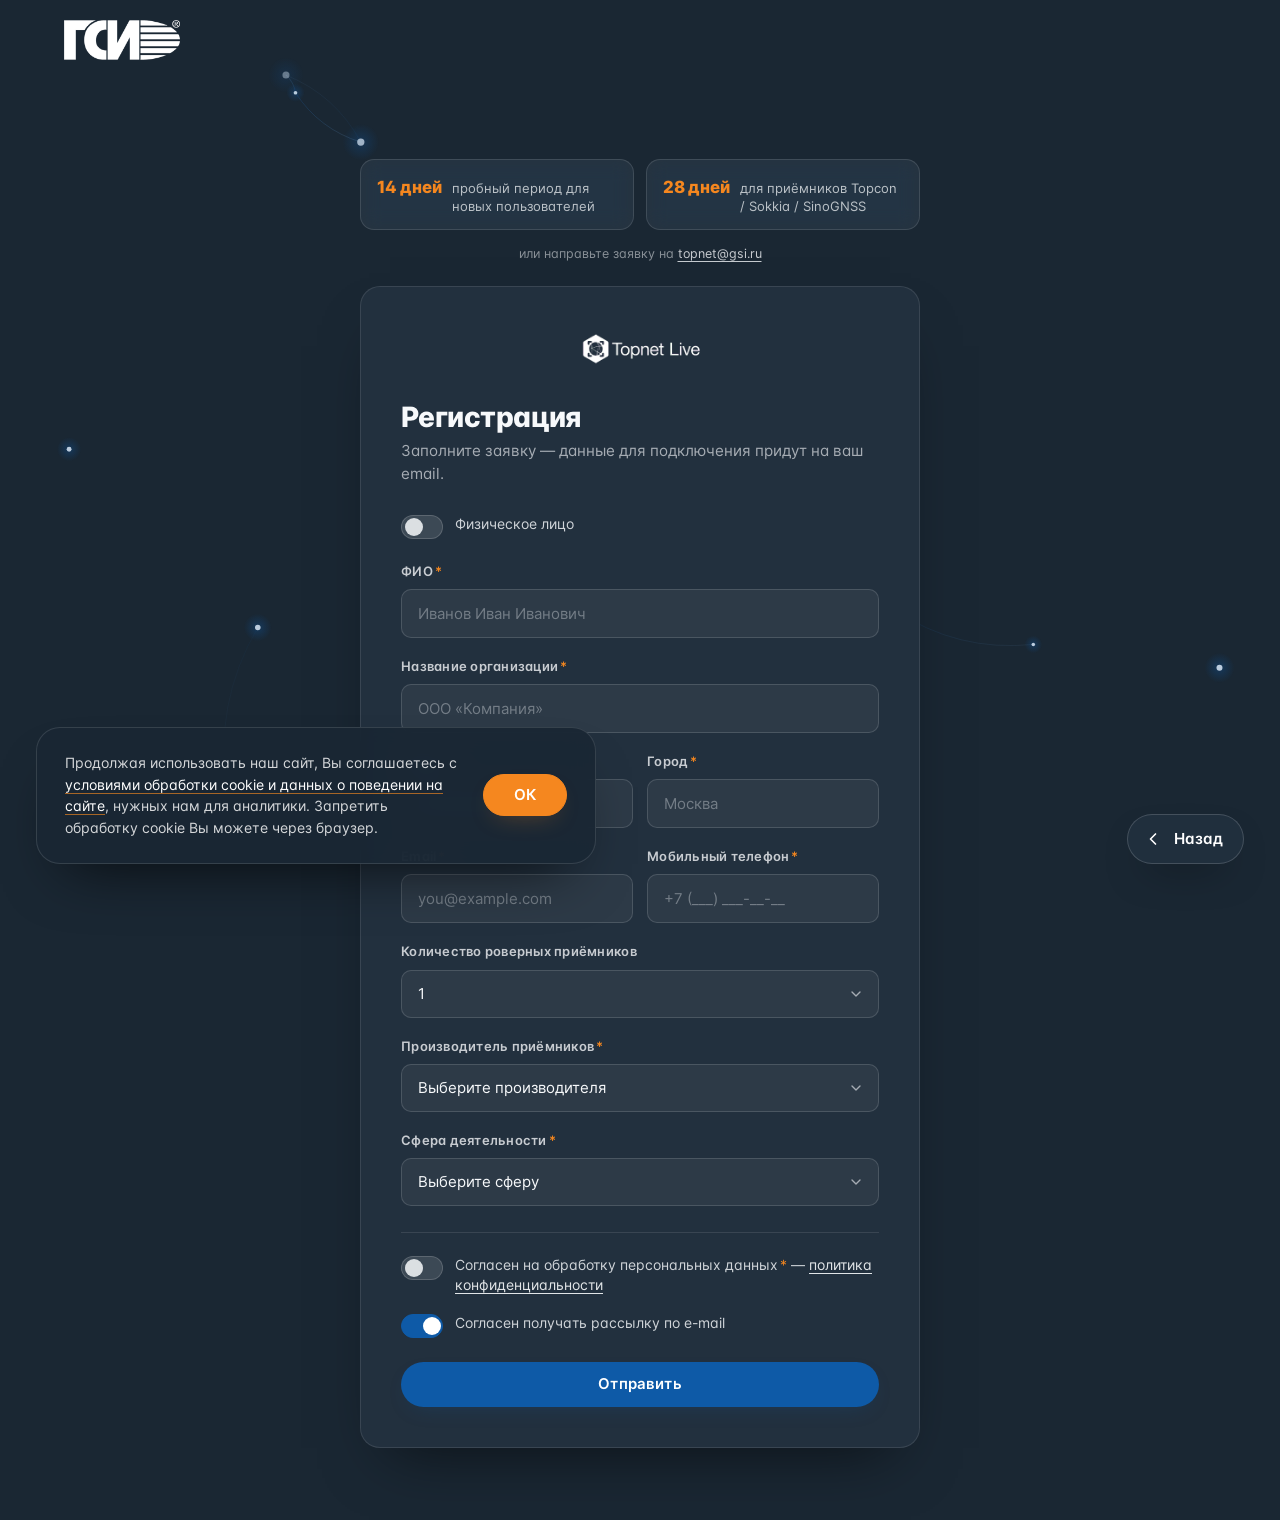
<file: register.html>
<!DOCTYPE html>
<html lang="ru">
<head>
  <meta charset="UTF-8" />
  <meta name="viewport" content="width=device-width, initial-scale=1.0" />
  <title>Регистрация — TopNET GSI</title>
  <meta name="description" content="Заявка на подключение к сети TopNET GSI: пробный период 14 дней, для приёмников Topcon / Sokkia / SinoGNSS — 28 дней." />
  <link rel="icon" href="favicon.svg" type="image/svg+xml" />
  <link rel="icon" href="favicon.ico" sizes="32x32" />
  <link rel="apple-touch-icon" href="apple-touch-icon.png" />
  <link rel="manifest" href="site.webmanifest" />
  <meta name="theme-color" content="#1A2733" />
  <link rel="stylesheet" href="assets/Inter/css/inter.css" />
  <link rel="stylesheet" href="css/tokens.css" />
  <link rel="stylesheet" href="css/login.css" />
  <link rel="stylesheet" href="css/register.css" />
  <link rel="stylesheet" href="css/cookie.css" />
  <link rel="stylesheet" href="css/to-top.css" />
</head>
<body class="auth">

  <!-- фон: живая сеть, видна по бокам от карточки формы -->
  <canvas class="auth__canvas" id="netCanvas" aria-hidden="true"></canvas>

  <!-- ================= МИНИ-ШАПКА ================= -->
  <header class="auth__header">
    <a href="index.html" class="auth__logo" aria-label="TopNET GSI — на главную">
      <img src="assets/images/logo.png" alt="TopNET GSI" />
    </a>
  </header>

  <!-- ================= ЗАЯВКА НА ПОДКЛЮЧЕНИЕ ================= -->
  <main class="auth__main">
    <div class="reg__stack">

      <!-- ---------- Пробный период ---------- -->
      <div class="trial">
        <div class="trial__card">
          <span class="trial__days">14 дней</span>
          <span class="trial__text">пробный период для новых пользователей</span>
        </div>
        <div class="trial__card">
          <span class="trial__days">28 дней</span>
          <span class="trial__text">для приёмников Topcon / Sokkia / SinoGNSS</span>
        </div>
      </div>
      <p class="trial__note">
        или направьте заявку на <a href="mailto:topnet@gsi.ru">topnet@gsi.ru</a>
      </p>

      <!-- ---------- Форма ---------- -->
      <div class="auth__card auth__card--wide">
        <img src="assets/images/topnet_logo.png" alt="Topnet Live" class="auth__brand" />
        <h1 class="auth__title">Регистрация</h1>
        <p class="auth__subtitle">Заполните заявку — данные для подключения придут на ваш email.</p>

        <form id="regForm" novalidate>

          <label class="switch switch--top">
            <input type="checkbox" class="switch__input" id="isIndividual" />
            <span class="switch__track" aria-hidden="true"><span class="switch__thumb"></span></span>
            <span class="switch__text">Физическое лицо</span>
          </label>

          <div class="field">
            <label class="field__label" for="regName">ФИО<span class="req" aria-hidden="true">*</span></label>
            <input class="field__input" type="text" id="regName" name="name" required
                   placeholder="Иванов Иван Иванович" autocomplete="name" />
          </div>

          <div class="field" id="orgField">
            <label class="field__label" for="regOrg">Название организации<span class="req" aria-hidden="true">*</span></label>
            <input class="field__input" type="text" id="regOrg" name="org" required
                   placeholder="ООО «Компания»" autocomplete="organization" />
          </div>

          <div class="field-row">
            <div class="field">
              <label class="field__label" for="regRegion">Регион<span class="req" aria-hidden="true">*</span></label>
              <input class="field__input" type="text" id="regRegion" name="region" required
                     placeholder="Московская область" />
            </div>
            <div class="field">
              <label class="field__label" for="regCity">Город<span class="req" aria-hidden="true">*</span></label>
              <input class="field__input" type="text" id="regCity" name="city" required
                     placeholder="Москва" autocomplete="address-level2" />
            </div>
          </div>

          <div class="field-row">
            <div class="field">
              <label class="field__label" for="regEmail">Email<span class="req" aria-hidden="true">*</span></label>
              <input class="field__input" type="email" id="regEmail" name="email" required
                     placeholder="you@example.com" autocomplete="email" />
            </div>
            <div class="field">
              <label class="field__label" for="regPhone">Мобильный телефон<span class="req" aria-hidden="true">*</span></label>
              <input class="field__input" type="tel" id="regPhone" name="phone" required
                     placeholder="+7 (___) ___-__-__" autocomplete="tel" inputmode="tel" />
            </div>
          </div>

          <div class="field">
            <label class="field__label" for="regReceivers">Количество роверных приёмников</label>
            <select class="field__select" id="regReceivers" name="receivers">
              <option value="1">1</option>
              <option value="2">2</option>
              <option value="3">3</option>
              <option value="4">4</option>
              <option value="5">5</option>
              <option value="more">более 5</option>
            </select>
          </div>

          <div class="field">
            <label class="field__label" for="regVendor">Производитель приёмников<span class="req" aria-hidden="true">*</span></label>
            <select class="field__select" id="regVendor" name="vendor" required>
              <option value="" selected disabled>Выберите производителя</option>
              <option value="topcon">Topcon</option>
              <option value="sokkia">Sokkia</option>
              <option value="sinognss">SinoGNSS</option>
              <option value="other">Другой</option>
            </select>
          </div>

          <div class="field">
            <label class="field__label" for="regField">Сфера деятельности<span class="req" aria-hidden="true">*</span></label>
            <select class="field__select" id="regField" name="field" required>
              <option value="" selected disabled>Выберите сферу</option>
              <option value="geodesy">геодезия и изыскания</option>
              <option value="cadastre">кадастр</option>
              <option value="construction">строительство</option>
              <option value="agriculture">сельское хозяйство</option>
              <option value="other">другое</option>
            </select>
          </div>

          <div class="consents">
            <label class="switch">
              <input type="checkbox" class="switch__input" id="regConsent" required />
              <span class="switch__track" aria-hidden="true"><span class="switch__thumb"></span></span>
              <span class="switch__text">
                Согласен на обработку персональных данных<span class="req" aria-hidden="true">*</span>
                — <a href="#" target="_self">политика конфиденциальности</a>
              </span>
            </label>

            <label class="switch">
              <input type="checkbox" class="switch__input" id="regMailing" checked />
              <span class="switch__track" aria-hidden="true"><span class="switch__thumb"></span></span>
              <span class="switch__text">Согласен получать рассылку по e-mail</span>
            </label>
          </div>

          <button type="submit" class="btn btn--primary btn--block">Отправить</button>
        </form>

        <p class="msg" id="regMsg" role="status" hidden></p>
      </div>

    </div>
  </main>


  <!-- ================= КНОПКА «НАЗАД» (закреплена в правом нижнем углу) ================= -->
  <a href="index.html" class="back-fab" data-back>
    <span class="back-fab__icon" aria-hidden="true">
      <svg viewBox="0 0 24 24" fill="none">
        <path d="M15 6l-6 6 6 6" stroke="currentColor" stroke-width="2" stroke-linecap="round" stroke-linejoin="round"/>
      </svg>
    </span>
    Назад
  </a>


  <!-- ================= СОГЛАСИЕ НА COOKIE ================= -->
  <aside class="cookie" data-cookie role="region" aria-label="Согласие на обработку cookie" hidden>
    <p class="cookie__text">
      Продолжая использовать наш сайт, Вы соглашаетесь с
      <a href="privacy.html">условиями обработки cookie и данных о поведении на сайте</a>,
      нужных нам для аналитики. Запретить обработку cookie Вы можете через браузер.
    </p>
    <button type="button" class="cookie__btn" data-cookie-accept>ОК</button>
  </aside>
  <!-- network.js — только фоновая сеть: логика формы ЛК не активируется (нет её элементов) -->
  <script src="js/network.js" defer></script>
  <script src="js/register.js" defer></script>
  <script src="js/auth-back.js" defer></script>
  <script src="js/cookie.js" defer></script>
  <script src="js/to-top.js" defer></script>
</body>
</html>
</file>
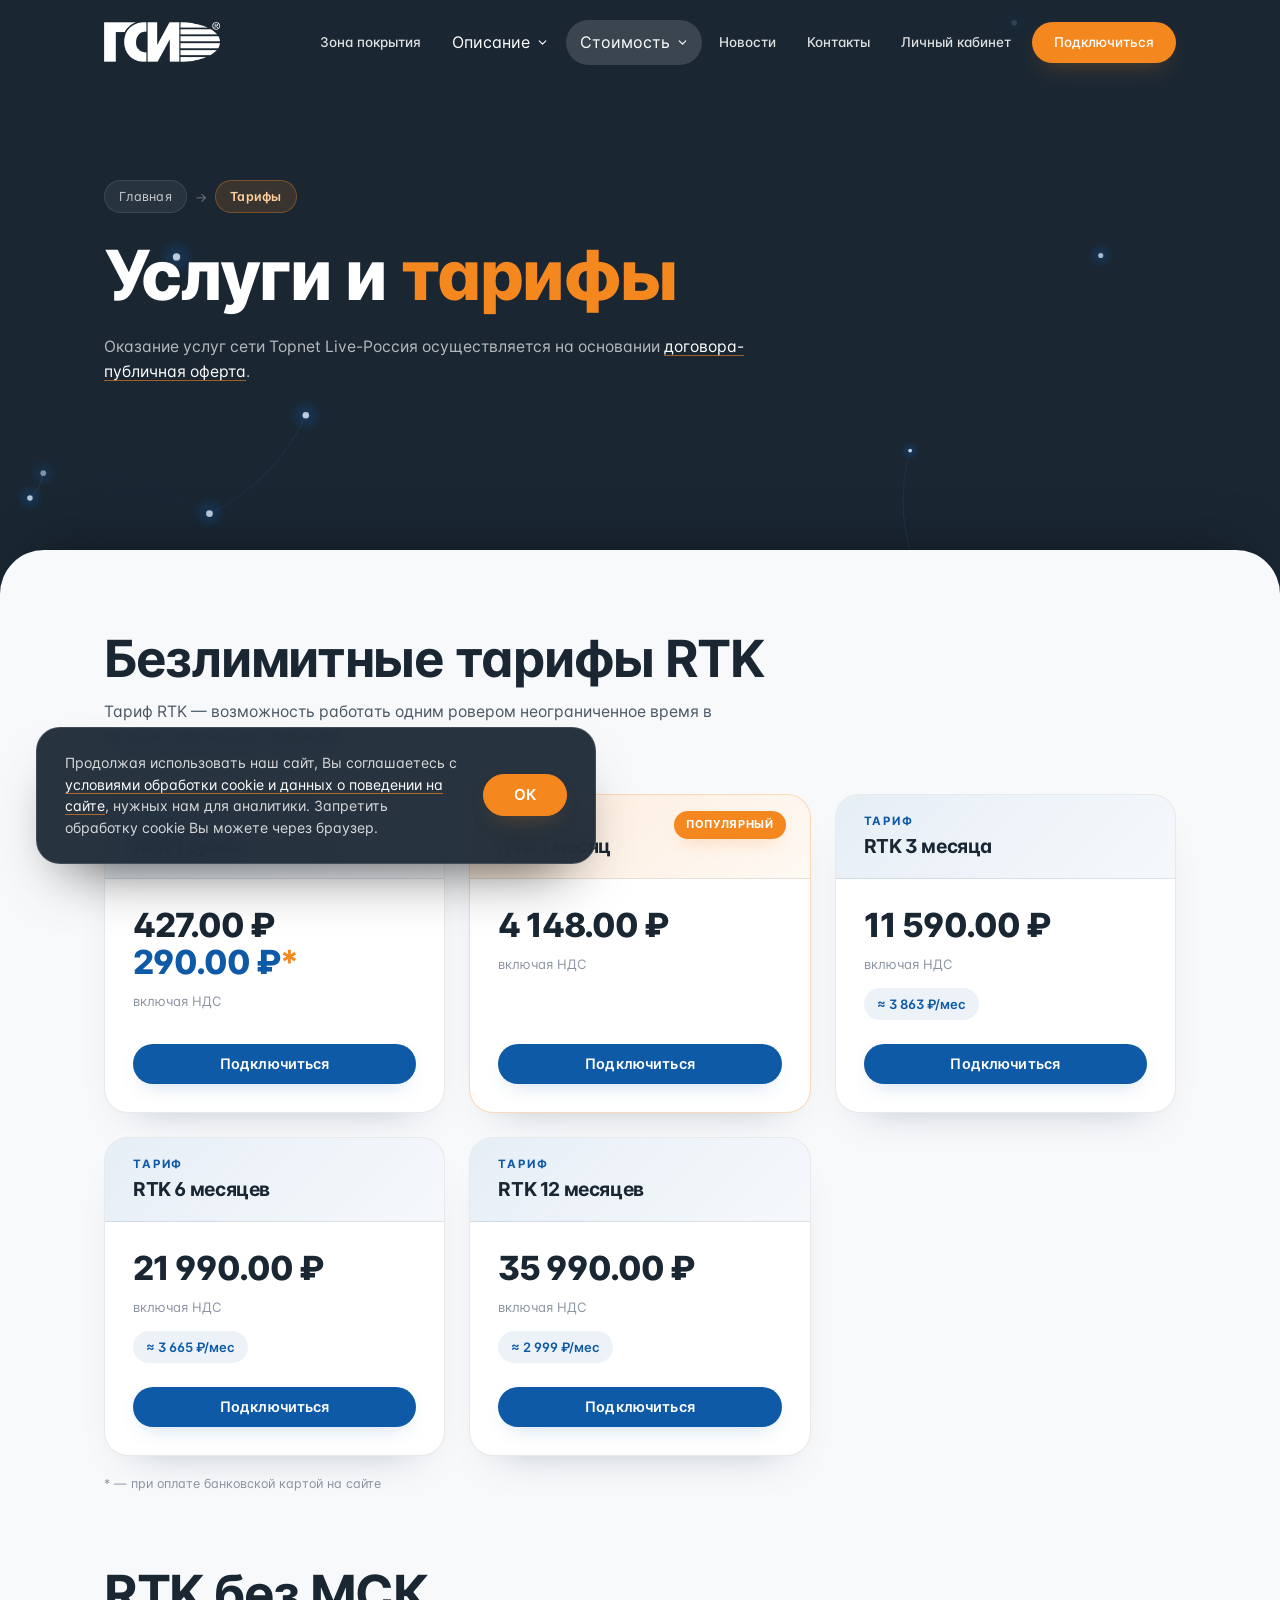
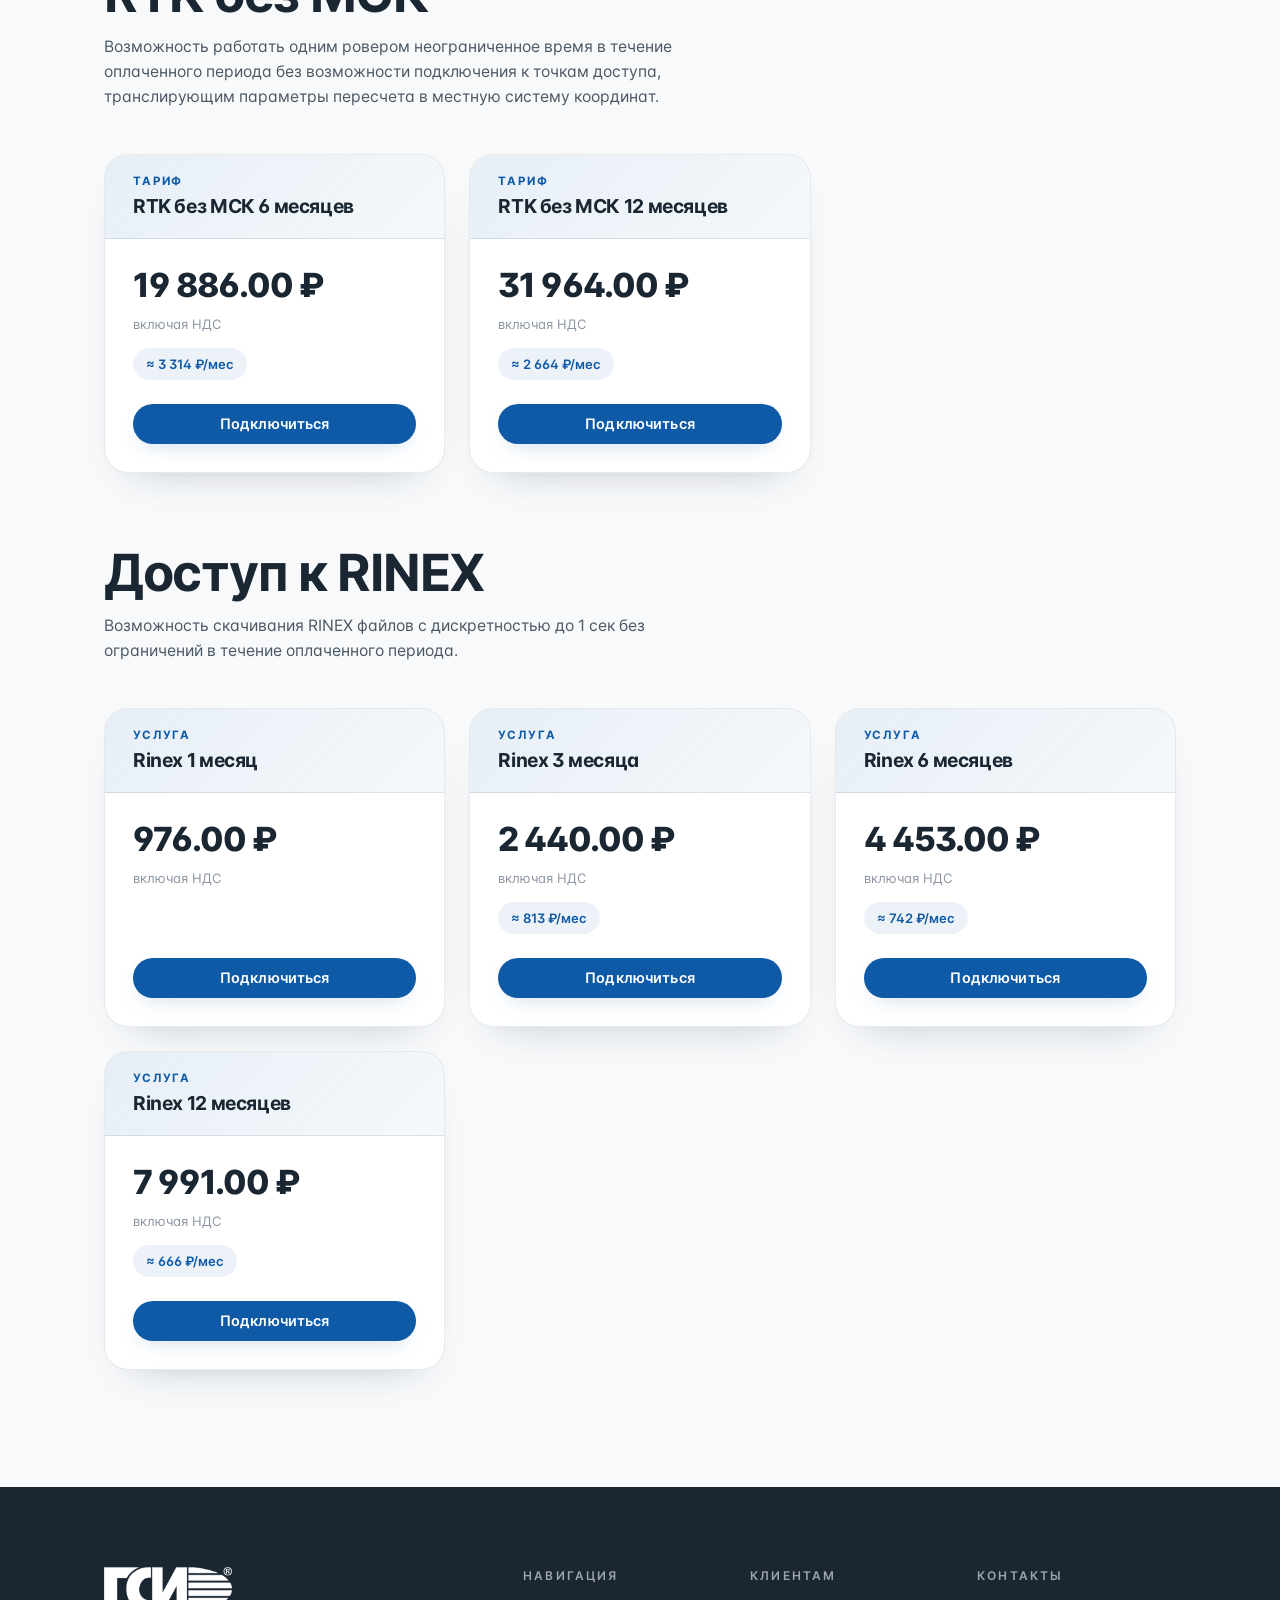
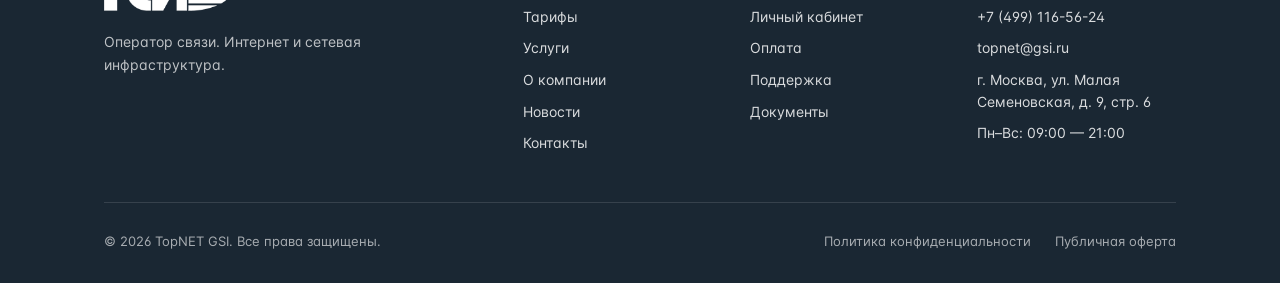
<file: tariffs.html>
<!DOCTYPE html>
<html lang="ru">
<head>
  <meta charset="UTF-8" />
  <meta name="viewport" content="width=device-width, initial-scale=1.0" />
  <title>Услуги и тарифы — TopNET GSI</title>
  <meta name="description" content="Безлимитные RTK-тарифы сети Topnet Live-Россия: сутки, месяц, три месяца." />
  <link rel="icon" href="favicon.svg" type="image/svg+xml" />
  <link rel="icon" href="favicon.ico" sizes="32x32" />
  <link rel="apple-touch-icon" href="apple-touch-icon.png" />
  <link rel="manifest" href="site.webmanifest" />
  <meta name="theme-color" content="#1A2733" />
  <link rel="stylesheet" href="assets/Inter/css/inter.css" />
  <link rel="stylesheet" href="css/tokens.css" />
  <link rel="stylesheet" href="css/style.css" />
  <link rel="stylesheet" href="css/cookie.css" />
  <link rel="stylesheet" href="css/to-top.css" />
</head>
<body>

  <!-- ================= HEADER ================= -->
  <header class="header" id="site-header">
    <div class="header__inner">
      <a href="index.html" class="logo" aria-label="TopNET GSI — на главную">
        <img src="assets/images/logo.png" alt="TopNET GSI" class="logo__img" />
      </a>
      <nav class="nav" aria-label="Главное меню">
        <a class="nav__link" href="coverage.html">Зона покрытия</a>
        <div class="nav__item nav__item--dropdown">
          <button type="button" class="nav__link nav__trigger" aria-haspopup="true" aria-expanded="false">
            Описание
            <svg class="nav__trigger-caret" viewBox="0 0 24 24" fill="none" aria-hidden="true">
              <path d="M6 9l6 6 6-6" stroke="currentColor" stroke-width="2" stroke-linecap="round" stroke-linejoin="round"/>
            </svg>
          </button>
          <div class="nav__dropdown">
            <a class="nav__dd-link" href="network.html">
              <span class="nav__dd-text">
                <span class="nav__dd-title">Описание сети</span>
              </span>
              <svg class="nav__dd-arrow" viewBox="0 0 24 24" fill="none" aria-hidden="true"><path d="M8 16 16 8M16 8H9.4M16 8v6.6" stroke="currentColor" stroke-width="2" stroke-linecap="round" stroke-linejoin="round"/></svg>
            </a>
            <a class="nav__dd-link" href="docs.html">
              <span class="nav__dd-text">
                <span class="nav__dd-title">Документация</span>
              </span>
              <svg class="nav__dd-arrow" viewBox="0 0 24 24" fill="none" aria-hidden="true"><path d="M8 16 16 8M16 8H9.4M16 8v6.6" stroke="currentColor" stroke-width="2" stroke-linecap="round" stroke-linejoin="round"/></svg>
            </a>
          </div>
        </div>
        <div class="nav__item nav__item--dropdown">
          <button type="button" class="nav__link nav__trigger is-active" aria-haspopup="true" aria-expanded="false">
            Стоимость
            <svg class="nav__trigger-caret" viewBox="0 0 24 24" fill="none" aria-hidden="true">
              <path d="M6 9l6 6 6-6" stroke="currentColor" stroke-width="2" stroke-linecap="round" stroke-linejoin="round"/>
            </svg>
          </button>
          <div class="nav__dropdown">
            <a class="nav__dd-link is-active" href="tariffs.html" aria-current="page">
              <span class="nav__dd-text">
                <span class="nav__dd-title">Тарифы и услуги</span>
              </span>
              <svg class="nav__dd-arrow" viewBox="0 0 24 24" fill="none" aria-hidden="true"><path d="M8 16 16 8M16 8H9.4M16 8v6.6" stroke="currentColor" stroke-width="2" stroke-linecap="round" stroke-linejoin="round"/></svg>
            </a>
            <a class="nav__dd-link" href="payment.html">
              <span class="nav__dd-text">
                <span class="nav__dd-title">Оплата</span>
              </span>
              <svg class="nav__dd-arrow" viewBox="0 0 24 24" fill="none" aria-hidden="true"><path d="M8 16 16 8M16 8H9.4M16 8v6.6" stroke="currentColor" stroke-width="2" stroke-linecap="round" stroke-linejoin="round"/></svg>
            </a>
          </div>
        </div>
        <a class="nav__link" href="news.html">Новости</a>
        <a class="nav__link" href="contacts.html">Контакты</a>
        <a class="nav__link" href="login.html">Личный кабинет</a>
        <a class="nav__link nav__link--cta" href="register.html">Подключиться</a>
      </nav>
      <button class="burger" aria-label="Меню" type="button">
        <span></span><span></span><span></span>
      </button>
    </div>
  </header>

  <!-- ================= HERO ================= -->
  <section class="page-hero page-hero--net">
    <!-- живая сеть по бокам: тот же скрипт, что в ЛК -->
    <canvas class="page-hero__net" id="netCanvas" aria-hidden="true"></canvas>
    <div class="container">
      <nav class="crumbs crumbs--pill" aria-label="Хлебные крошки">
        <a href="index.html">Главная</a>
        <span class="crumbs__sep" aria-hidden="true">→</span>
        <span class="crumbs__current">Тарифы</span>
      </nav>
      <h1 class="page-hero__title page-hero__title--xl">
        Услуги и <span class="page-hero__accent">тарифы</span>
      </h1>
      <p class="page-hero__lead">
        Оказание услуг сети Topnet Live-Россия осуществляется на основании
        <a href="docs.html">договора-публичная оферта</a>.
      </p>
    </div>
  </section>

  <!-- ================= ТАРИФЫ ================= -->
  <section class="page-body page-body--soft">
    <div class="container">

      <!-- ---------- Безлимитные тарифы RTK ---------- -->
      <div class="tariff-section">
        <div class="section-head">
          <h2 class="section-head__title">Безлимитные тарифы RTK</h2>
          <p class="section-head__lead">Тариф RTK — возможность работать одним ровером неограниченное время в течение оплаченного периода.</p>
        </div>

        <div class="tariffs">
          <article class="tariff">
            <div class="tariff__head">
              <p class="tariff__kicker">Тариф</p>
              <p class="tariff__period">RTK 1 сутки</p>
            </div>
            <div class="tariff__body">
              <p class="tariff__price">427.00&nbsp;₽ <span class="tariff__price-alt"> 290.00&nbsp;₽<span class="tariff__star">*</span></span></p>
              <p class="tariff__vat">включая НДС</p>
              <div class="tariff__cta">
                <a href="register.html" class="btn btn--primary btn--sm btn--wide btn--shine">Подключиться</a>
              </div>
            </div>
          </article>

          <article class="tariff tariff--featured">
            <div class="tariff__head">
              <span class="tariff__badge">Популярный</span>
              <p class="tariff__kicker">Тариф</p>
              <p class="tariff__period">RTK 1 месяц</p>
            </div>
            <div class="tariff__body">
              <p class="tariff__price">4&nbsp;148.00&nbsp;₽</p>
              <p class="tariff__vat">включая НДС</p>
              <div class="tariff__cta">
                <a href="register.html" class="btn btn--primary btn--sm btn--wide btn--shine">Подключиться</a>
              </div>
            </div>
          </article>

          <article class="tariff">
            <div class="tariff__head">
              <p class="tariff__kicker">Тариф</p>
              <p class="tariff__period">RTK 3 месяца</p>
            </div>
            <div class="tariff__body">
              <p class="tariff__price">11&nbsp;590.00&nbsp;₽</p>
              <p class="tariff__vat">включая НДС</p>
              <p class="tariff__permonth">≈ 3 863 ₽/мес</p>
              <div class="tariff__cta">
                <a href="register.html" class="btn btn--primary btn--sm btn--wide btn--shine">Подключиться</a>
              </div>
            </div>
          </article>

          <article class="tariff">
            <div class="tariff__head">
              <p class="tariff__kicker">Тариф</p>
              <p class="tariff__period">RTK 6 месяцев</p>
            </div>
            <div class="tariff__body">
              <p class="tariff__price">21&nbsp;990.00&nbsp;₽</p>
              <p class="tariff__vat">включая НДС</p>
              <p class="tariff__permonth">≈ 3 665 ₽/мес</p>
              <div class="tariff__cta">
                <a href="register.html" class="btn btn--primary btn--sm btn--wide btn--shine">Подключиться</a>
              </div>
            </div>
          </article>

          <article class="tariff">
            <div class="tariff__head">
              <p class="tariff__kicker">Тариф</p>
              <p class="tariff__period">RTK 12 месяцев</p>
            </div>
            <div class="tariff__body">
              <p class="tariff__price">35&nbsp;990.00&nbsp;₽</p>
              <p class="tariff__vat">включая НДС</p>
              <p class="tariff__permonth">≈ 2 999 ₽/мес</p>
              <div class="tariff__cta">
                <a href="register.html" class="btn btn--primary btn--sm btn--wide btn--shine">Подключиться</a>
              </div>
            </div>
          </article>
        </div>

        <p class="tariffs-note">* — при оплате банковской картой на сайте</p>
      </div>

      <!-- ---------- RTK без МСК ---------- -->
      <div class="tariff-section">
        <div class="section-head">
          <h2 class="section-head__title">RTK без МСК</h2>
          <p class="section-head__lead">Возможность работать одним ровером неограниченное время в течение оплаченного периода без возможности подключения к точкам доступа, транслирующим параметры пересчета в местную систему координат.</p>
        </div>

        <div class="tariffs">
          <article class="tariff">
            <div class="tariff__head">
              <p class="tariff__kicker">Тариф</p>
              <p class="tariff__period">RTK без МСК 6 месяцев</p>
            </div>
            <div class="tariff__body">
              <p class="tariff__price">19&nbsp;886.00&nbsp;₽</p>
              <p class="tariff__vat">включая НДС</p>
              <p class="tariff__permonth">≈ 3 314 ₽/мес</p>
              <div class="tariff__cta">
                <a href="register.html" class="btn btn--primary btn--sm btn--wide btn--shine">Подключиться</a>
              </div>
            </div>
          </article>

          <article class="tariff">
            <div class="tariff__head">
              <p class="tariff__kicker">Тариф</p>
              <p class="tariff__period">RTK без МСК 12 месяцев</p>
            </div>
            <div class="tariff__body">
              <p class="tariff__price">31&nbsp;964.00&nbsp;₽</p>
              <p class="tariff__vat">включая НДС</p>
              <p class="tariff__permonth">≈ 2 664 ₽/мес</p>
              <div class="tariff__cta">
                <a href="register.html" class="btn btn--primary btn--sm btn--wide btn--shine">Подключиться</a>
              </div>
            </div>
          </article>
        </div>
      </div>

      <!-- ---------- Доступ к RINEX ---------- -->
      <div class="tariff-section">
        <div class="section-head">
          <h2 class="section-head__title">Доступ к RINEX</h2>
          <p class="section-head__lead">Возможность скачивания RINEX файлов с дискретностью до 1 сек без ограничений в течение оплаченного периода.</p>
        </div>

        <div class="tariffs">
          <article class="tariff">
            <div class="tariff__head">
              <p class="tariff__kicker">Услуга</p>
              <p class="tariff__period">Rinex 1 месяц</p>
            </div>
            <div class="tariff__body">
              <p class="tariff__price">976.00&nbsp;₽</p>
              <p class="tariff__vat">включая НДС</p>
              <div class="tariff__cta">
                <a href="register.html" class="btn btn--primary btn--sm btn--wide btn--shine">Подключиться</a>
              </div>
            </div>
          </article>

          <article class="tariff">
            <div class="tariff__head">
              <p class="tariff__kicker">Услуга</p>
              <p class="tariff__period">Rinex 3 месяца</p>
            </div>
            <div class="tariff__body">
              <p class="tariff__price">2&nbsp;440.00&nbsp;₽</p>
              <p class="tariff__vat">включая НДС</p>
              <p class="tariff__permonth">≈ 813 ₽/мес</p>
              <div class="tariff__cta">
                <a href="register.html" class="btn btn--primary btn--sm btn--wide btn--shine">Подключиться</a>
              </div>
            </div>
          </article>

          <article class="tariff">
            <div class="tariff__head">
              <p class="tariff__kicker">Услуга</p>
              <p class="tariff__period">Rinex 6 месяцев</p>
            </div>
            <div class="tariff__body">
              <p class="tariff__price">4&nbsp;453.00&nbsp;₽</p>
              <p class="tariff__vat">включая НДС</p>
              <p class="tariff__permonth">≈ 742 ₽/мес</p>
              <div class="tariff__cta">
                <a href="register.html" class="btn btn--primary btn--sm btn--wide btn--shine">Подключиться</a>
              </div>
            </div>
          </article>

          <article class="tariff">
            <div class="tariff__head">
              <p class="tariff__kicker">Услуга</p>
              <p class="tariff__period">Rinex 12 месяцев</p>
            </div>
            <div class="tariff__body">
              <p class="tariff__price">7&nbsp;991.00&nbsp;₽</p>
              <p class="tariff__vat">включая НДС</p>
              <p class="tariff__permonth">≈ 666 ₽/мес</p>
              <div class="tariff__cta">
                <a href="register.html" class="btn btn--primary btn--sm btn--wide btn--shine">Подключиться</a>
              </div>
            </div>
          </article>
        </div>
      </div>

    </div>
  </section>

  <footer class="footer">
    <div class="container">
      <div class="footer__top">
        <div class="footer__brand">
          <a href="index.html" class="logo logo--footer">
            <img src="assets/images/logo.png" alt="TopNET GSI" class="logo__img" />
          </a>
          <p class="footer__tag">Оператор связи. Интернет и сетевая инфраструктура.</p>
        </div>
        <div class="footer__cols">
          <div class="footer__col">
            <h4 class="footer__col-title">Навигация</h4>
            <a href="tariffs.html">Тарифы</a>
            <a href="tariffs.html">Услуги</a>
            <a href="network.html">О компании</a>
            <a href="news.html">Новости</a>
            <a href="contacts.html">Контакты</a>
          </div>
          <div class="footer__col">
            <h4 class="footer__col-title">Клиентам</h4>
            <a href="login.html">Личный кабинет</a>
            <a href="payment.html">Оплата</a>
            <a href="contacts.html">Поддержка</a>
            <a href="docs.html">Документы</a>
          </div>
          <div class="footer__col">
            <h4 class="footer__col-title">Контакты</h4>
            <a href="tel:+74991165624">+7 (499) 116-56-24</a>
            <a href="mailto:topnet@gsi.ru">topnet@gsi.ru</a>
            <span>г. Москва, ул. Малая Семеновская, д. 9, стр. 6</span>
            <span>Пн–Вс: 09:00 — 21:00</span>
          </div>
        </div>
      </div>
      <div class="footer__bottom">
        <span>© 2026 TopNET GSI. Все права защищены.</span>
        <div class="footer__legal">
          <a href="privacy.html">Политика конфиденциальности</a>
          <a href="#">Публичная оферта</a>
        </div>
      </div>
    </div>
  </footer>


  <!-- ================= СОГЛАСИЕ НА COOKIE ================= -->
  <aside class="cookie" data-cookie role="region" aria-label="Согласие на обработку cookie" hidden>
    <p class="cookie__text">
      Продолжая использовать наш сайт, Вы соглашаетесь с
      <a href="privacy.html">условиями обработки cookie и данных о поведении на сайте</a>,
      нужных нам для аналитики. Запретить обработку cookie Вы можете через браузер.
    </p>
    <button type="button" class="cookie__btn" data-cookie-accept>ОК</button>
  </aside>
  <script src="js/main.js" defer></script>
  <!-- network.js — только фоновая сеть: элементов формы ЛК на странице нет -->
  <script src="js/network.js" defer></script>
  <script src="js/cookie.js" defer></script>
  <script src="js/to-top.js" defer></script>
</body>
</html>
</file>
<file: assets/Inter/css/inter.css>
/*--- font-style: normal ---*/
@font-face {
  font-family: Inter;
  src: url('../font/Inter-Thin.woff2') format('woff2'), url('../font/Inter-Thin.woff') format('woff');
  font-weight: 100;
  font-style: normal;
  font-display: swap;
}
@font-face {
  font-family: Inter;
  src: url('../font/Inter-ExtraLight.woff2') format('woff2'), url('../font/Inter-ExtraLight.woff') format('woff');
  font-weight: 200;
  font-style: normal;
  font-display: swap;
}
@font-face {
  font-family: Inter;
  src: url('../font/Inter-Light.woff2') format('woff2'), url('../font/Inter-Light.woff') format('woff');
  font-weight: 300;
  font-style: normal;
  font-display: swap;
}
@font-face {
  font-family: Inter;
  src: url('../font/Inter-Regular.woff2') format('woff2'), url('../font/Inter-Regular.woff') format('woff');
  font-weight: 400;
  font-style: normal;
  font-display: swap;
}

@font-face {
  font-family: Inter;
  src: url('../font/Inter-Medium.woff2') format('woff2'), url('../font/Inter-Medium.woff') format('woff');
  font-weight: 500;
  font-style: normal;
  font-display: swap;
}

@font-face {
  font-family: Inter;
  src: url('../font/Inter-SemiBold.woff2') format('woff2'), url('../font/Inter-SemiBold.woff') format('woff');
  font-weight: 600;
  font-style: normal;
  font-display: swap;
}

@font-face {
  font-family: Inter;
  src: url('../font/Inter-Bold.woff2') format('woff2'), url('../font/Inter-Bold.woff') format('woff');
  font-weight: 700;
  font-style: normal;
  font-display: swap;
}

@font-face {
  font-family: Inter;
  src: url('../font/Inter-ExtraBold.woff2') format('woff2'), url('../font/Inter-ExtraBold.woff') format('woff');
  font-weight: 800;
  font-style: normal;
  font-display: swap;
}

@font-face {
  font-family: Inter;
  src: url('../font/Inter-Black.woff2') format('woff2'), url('../font/Inter-Black.woff') format('woff');
  font-weight: 900;
  font-style: normal;
  font-display: swap;
}

/*--- font-style: italic ---*/
@font-face {
  font-family: Inter;
  src: url('../font/Inter-ThinItalic.woff2') format('woff2'), url('../font/Inter-ThinItalic.woff') format('woff');
  font-weight: 100;
  font-style: italic;
  font-display: swap;
}
@font-face {
  font-family: Inter;
  src: url('../font/Inter-ExtraLightItalic.woff2') format('woff2'), url('../font/Inter-ExtraLightItalic.woff') format('woff');
  font-weight: 200;
  font-style: italic;
  font-display: swap;
}
@font-face {
  font-family: Inter;
  src: url('../font/Inter-LightItalic.woff2') format('woff2'), url('../font/Inter-LightItalic.woff') format('woff');
  font-weight: 300;
  font-style: italic;
  font-display: swap;
}
@font-face {
  font-family: Inter;
  /* fixed: имя файла в комплекте не совпадало со ссылкой */
  src: url('../font/Inter-Italic.woff2') format('woff2'), url('../font/Inter-Italic.woff') format('woff');
  font-weight: 400;
  font-style: italic;
  font-display: swap;
}

@font-face {
  font-family: Inter;
  src: url('../font/Inter-MediumItalic.woff2') format('woff2'), url('../font/Inter-MediumItalic.woff') format('woff');
  font-weight: 500;
  font-style: italic;
  font-display: swap;
}

@font-face {
  font-family: Inter;
  src: url('../font/Inter-SemiBoldItalic.woff2') format('woff2'), url('../font/Inter-SemiBoldItalic.woff') format('woff');
  font-weight: 600;
  font-style: italic;
  font-display: swap;
}

@font-face {
  font-family: Inter;
  src: url('../font/Inter-BoldItalic.woff2') format('woff2'), url('../font/Inter-BoldItalic.woff') format('woff');
  font-weight: 700;
  font-style: italic;
  font-display: swap;
}

@font-face {
  font-family: Inter;
  src: url('../font/Inter-ExtraBoldItalic.woff2') format('woff2'), url('../font/Inter-ExtraBoldItalic.woff') format('woff');
  font-weight: 800;
  font-style: italic;
  font-display: swap;
}

@font-face {
  font-family: Inter;
  src: url('../font/Inter-BlackItalic.woff2') format('woff2'), url('../font/Inter-BlackItalic.woff') format('woff');
  font-weight: 900;
  font-style: italic;
  font-display: swap;
}
</file>
<file: css/tokens.css>
/* =============================================================
   TopNET GSI — ЕДИНЫЕ ТОКЕНЫ ДИЗАЙН-СИСТЕМЫ
   Подключается ПЕРВЫМ на всех страницах, включая ЛК и регистрацию.
   Здесь и только здесь живут цвета, радиусы и тени сайта.
   ============================================================= */

:root {
  /* ---------- Палитра бренда ---------- */
  --brand:   #0E5AA7;      /* primary  */
  --accent:  #F5871F;      /* accent   */
  --success: #2E9E5B;      /* success  */
  --bg:      #F7F9FB;      /* background */
  --bg-alt:  #FFFFFF;      /* карточки на светлом */
  --ink:     #1A2733;      /* text / dark */
  --ink-2:   #4A5763;
  --muted:   #8B95A1;

  /* оттенки для ховеров и градиентов */
  --brand-2:  #0A3D70;
  --brand-3:  #4A83BD;
  --brand-4:  #7AA4CF;
  --brand-tint: #CFDEED;   /* самый светлый Primary — плейсхолдеры */
  --accent-2: #D97010;
  --accent-3: #F9B16D;

  /* мягкие подложки акцента (иконки, чипы) */
  --accent-soft:      #FEEDDD;
  --accent-soft-ink:  #8A4B08;
  --accent-on-dark:   #FFCF9E;   /* акцентный текст на тёмном */
  --success-on-dark:  #9FE3BC;   /* успех на тёмном */

  /* тёмные поверхности */
  --dark:      #1A2733;
  --dark-2:    #111921;
  --dark-3:    #223449;
  --card-dark: #22303E;          /* карточка ЛК/регистрации */

  --accent-glow: rgba(245, 135, 31, 0.35);
  --brand-glow:  rgba(14, 90, 167, 0.28);

  /* ---------- Линии ---------- */
  --line:        rgba(26, 39, 51, 0.10);
  --line-strong: rgba(26, 39, 51, 0.18);
  --line-light:  rgba(255, 255, 255, 0.14);

  /* ---------- Типографика ---------- */
  --h1: clamp(2.8rem, 6vw, 5.4rem);
  --h2: clamp(2rem, 4vw, 3.4rem);
  --h3: 1.5rem;

  /* ---------- Радиусы: одна шкала на сайт ---------- */
  --radius-sm: 8px;
  --radius:    10px;   /* поля ввода */
  --radius-md: 14px;
  --radius-lg: 20px;   /* карточки */
  --radius-xl: 24px;   /* крупные карточки */
  --radius-pill: 999px;

  /* ---------- Тени: три уровня ---------- */
  --shadow-sm: 0 6px 18px -12px rgba(26, 39, 51, 0.35);
  --shadow-md: 0 20px 40px -30px rgba(26, 39, 51, 0.35);
  --shadow-lg: 0 30px 56px -30px rgba(26, 39, 51, 0.45);

  /* ---------- Layout ---------- */
  --container: 1200px;
  --gutter: clamp(20px, 5vw, 72px);
}
</file>
<file: css/style.css>
/* базовый курсор */
* {
  cursor: default;
}

/* =============================================================
   TopNET GSI — Landing styles
   ============================================================= */

/* ---------- Reset & Base ---------- */
*,
*::before,
*::after { box-sizing: border-box; }

html, body {
  margin: 0;
  padding: 0;
  -webkit-font-smoothing: antialiased;
  -moz-osx-font-smoothing: grayscale;
}

body {
  font-family: 'Inter', -apple-system, BlinkMacSystemFont, "Segoe UI", Roboto,
    "Helvetica Neue", Arial, "Noto Sans", sans-serif;
  color: var(--ink);
  background: var(--bg);
  line-height: 1.55;
  overflow-x: hidden;
  font-feature-settings: 'ss01', 'cv11';
}

img { max-width: 100%; display: block; }
a { color: inherit; text-decoration: none; }
button { font-family: inherit; cursor: pointer; }

/* ---------- Курсор: pointer на всём кликабельном ----------
   `* { cursor: default }` выше отключает браузерный pointer для КАЖДОГО
   элемента, включая детей ссылок/кнопок (иконки, span, svg): раз `*`
   задаёт курсор явно, наследование от родителя-ссылки не срабатывает —
   pointer нужно вернуть отдельным правилом. */
a, a *,
button, button *,
select,
summary, summary *,
[role="button"], [role="button"] *,
[role="link"], [role="link"] * {
  cursor: pointer;
}
/* лейблы-тумблеры — отдельным правилом: если :has() не поддерживается,
   остальной список выше не должен пострадать */
label:has(> input[type="checkbox"]), label:has(> input[type="checkbox"]) *,
label:has(> input[type="radio"]), label:has(> input[type="radio"]) * {
  cursor: pointer;
}

:root {
  /* палитра, радиусы и тени — в css/tokens.css (подключается первым) */
  /* здесь остаются только значения, специфичные для лендинга */
  --radius-hero: 44px;   /* скруглённый переход в светлую секцию */
}

.container {
  max-width: var(--container);
  margin: 0 auto;
  padding: 0 var(--gutter);
  width: 100%;
}

/* =============================================================
   HEADER
   ============================================================= */
.header {
  position: fixed;
  inset: 0 0 auto 0;
  /* выше всех слоёв страницы, включая подвал и canvas-сети */
  z-index: 1000;
  padding: 20px 0;
  transition: background 0.35s ease, backdrop-filter 0.35s ease, padding 0.35s ease,
              transform 0.35s cubic-bezier(0.2, 0.7, 0.2, 1);
}
/* шапка уезжает вверх у подвала, возвращается при скролле вверх */
.header.is-hidden {
  transform: translateY(-100%);
}
.header.is-scrolled {
  background: rgba(26, 39, 51, 0.78);
  backdrop-filter: saturate(140%) blur(14px);
  -webkit-backdrop-filter: saturate(140%) blur(14px);
  padding: 12px 0;
  border-bottom: 1px solid rgba(255,255,255,0.06);
}
.header__inner {
  max-width: var(--container);
  margin: 0 auto;
  padding: 0 var(--gutter);
  display: flex;
  align-items: center;
  justify-content: space-between;
  gap: 24px;
  color: #fff;
}
.logo {
  display: inline-flex;
  align-items: center;
  gap: 12px;
  font-weight: 700;
  font-size: 20px;
  letter-spacing: 0.02em;
  color: currentColor;
}
.logo__img {
  display: block;
  height: 40px;
  width: auto;
  max-width: 220px;
  object-fit: contain;
  transition: height 0.35s ease;
}
.header.is-scrolled .logo__img { height: 32px; }
.logo--footer .logo__img { height: 44px; }
.logo--footer { color: #fff; }

.nav {
  display: flex;
  align-items: center;
  gap: clamp(0px, 0.3vw, 6px);
}
.nav__link {
  position: relative;
  /* пункты не переносятся и слегка ужимаются на узких десктопах */
  white-space: nowrap;
  flex: none;
  padding: 10px clamp(10px, 1.05vw, 16px);
  font-size: clamp(13.5px, 1.02vw, 15px);
  font-weight: 500;
  color: rgba(255,255,255,0.86);
  border-radius: 999px;
  transition: color 0.2s ease, background 0.2s ease;
}
.nav__link:hover {
  color: #fff;
  background: rgba(255,255,255,0.08);
}

/* =============================================================
   NAV — dropdown «Описание» + CTA-пилюля
   ============================================================= */
.nav__item { display: flex; }
.nav__item--dropdown { position: relative; }
.nav__trigger {
  display: inline-flex;
  align-items: center;
  gap: 6px;
  background: none;
  border: none;
  color: inherit;
  font: inherit;
}
.nav__trigger-caret {
  width: 13px; height: 13px;
  transition: transform 0.2s ease;
}
.nav__item--dropdown.is-open .nav__trigger-caret { transform: rotate(180deg); }

.nav__dropdown {
  position: absolute;
  top: calc(100% + 10px);
  left: 50%;
  transform: translateX(-50%) translateY(-6px);
  width: min(380px, 88vw);
  display: flex;
  flex-direction: column;
  gap: 2px;
  background: rgba(26, 39, 51, 0.92);
  backdrop-filter: saturate(140%) blur(16px);
  -webkit-backdrop-filter: saturate(140%) blur(16px);
  border: 1px solid rgba(255, 255, 255, 0.10);
  border-radius: 16px;
  padding: 8px;
  box-shadow: 0 26px 50px -20px rgba(0, 0, 0, 0.55);
  opacity: 0;
  visibility: hidden;
  pointer-events: none;
  transition: opacity 0.18s ease, transform 0.18s ease, visibility 0.18s;
  z-index: 20;
}
.nav__item--dropdown.is-open .nav__dropdown {
  opacity: 1;
  visibility: visible;
  pointer-events: auto;
  transform: translateX(-50%) translateY(0);
}
.nav__dd-link {
  display: flex;
  align-items: center;
  gap: 12px;
  padding: 13px 14px;
  border-radius: 12px;
  color: #fff;
  transition: background 0.2s ease;
}
.nav__dd-link:hover,
.nav__dd-link:focus-visible,
.nav__dd-link.is-active {
  background: rgba(255, 255, 255, 0.08);
}
.nav__dd-text {
  min-width: 0;
  flex: 1;
}
.nav__dd-title {
  font-size: 14px;
  font-weight: 600;
  white-space: nowrap;
}
.nav__dd-arrow {
  flex: none;
  width: 15px; height: 15px;
  color: transparent;
  transition: color 0.2s ease, transform 0.2s ease;
}
.nav__dd-link:hover .nav__dd-arrow,
.nav__dd-link:focus-visible .nav__dd-arrow,
.nav__dd-link.is-active .nav__dd-arrow { color: var(--accent); transform: translateX(2px); }

.nav__link--cta {
  background: var(--accent);
  color: #fff;
  padding: 10px 22px;
  margin-left: 4px;
  box-shadow: 0 10px 24px -10px var(--accent-glow);
  transition: background 0.2s ease, transform 0.2s ease, box-shadow 0.2s ease;
}
.nav__link--cta:hover {
  background: var(--accent-2);
  color: #fff;
  transform: translateY(-1px);
}
.nav__link--cta.is-active { background: var(--accent-2); }

.burger {
  display: none;
  width: 42px; height: 42px;
  background: rgba(255,255,255,0.08);
  border: 1px solid rgba(255,255,255,0.15);
  border-radius: 12px;
  color: #fff;
  align-items: center;
  justify-content: center;
  flex-direction: column;
  gap: 4px;
  padding: 0;
}
.burger span {
  display: block;
  width: 18px; height: 2px;
  background: #fff;
  border-radius: 2px;
  transition:
    width 0.3s cubic-bezier(0.2, 0.7, 0.2, 1),
    height 0.3s cubic-bezier(0.2, 0.7, 0.2, 1),
    border-radius 0.3s cubic-bezier(0.2, 0.7, 0.2, 1),
    background 0.3s ease,
    box-shadow 0.3s ease,
    transform 0.3s cubic-bezier(0.2, 0.7, 0.2, 1),
    opacity 0.2s ease;
}
.burger:hover { background: rgba(255,255,255,0.16); }

/* открытое состояние: линии складываются в крестик — он же кнопка закрытия */
.header.is-menu-open .burger span:first-child {
  transform: translateY(6px) rotate(45deg);
}
.header.is-menu-open .burger span:last-child {
  transform: translateY(-6px) rotate(-45deg);
}
.header.is-menu-open .burger span:nth-child(2) {
  opacity: 0;
  transform: scaleX(0.2);
}

/* ---------- выпадающее меню (ширины, где показан бургер) ---------- */
@media (max-width: 960px) {
  .header.is-menu-open .nav {
    display: flex;
    position: absolute;
    top: 100%;
    left: 0; right: 0;
    flex-direction: column;
    align-items: stretch;
    gap: 4px;
    padding: 14px var(--gutter) 22px;
    background: rgba(26, 39, 51, 0.96);
    backdrop-filter: saturate(140%) blur(14px);
    -webkit-backdrop-filter: saturate(140%) blur(14px);
    border-bottom: 1px solid rgba(255,255,255,0.08);
    box-shadow: 0 20px 40px -24px rgba(0,0,0,0.6);
    animation: navDrop 0.28s cubic-bezier(0.2, 0.7, 0.2, 1);
  }
  .header.is-menu-open .nav__link {
    border-radius: 12px;
    padding: 14px 16px;
    font-size: 16px;
  }
  /* дропдаун «Описание» → аккордеон внутри бургер-меню */
  /* в бургере пункт — колонка: триггер сверху, панель под ним на всю ширину
     (в строке flex панель ужималась до нулевой ширины и оставалась невидимой) */
  .header.is-menu-open .nav__item--dropdown {
    position: static;
    flex-direction: column;
    align-items: stretch;
  }
  .header.is-menu-open .nav__trigger { width: 100%; justify-content: space-between; }
  .header.is-menu-open .nav__dropdown {
    position: static;
    width: 100%;
    opacity: 1;
    visibility: visible;
    pointer-events: auto;
    transform: none;
    max-height: 0;
    overflow: hidden;
    background: rgba(255, 255, 255, 0.04);
    border: none;
    box-shadow: none;
    padding: 0;
    margin: 0;
    transition: max-height 0.3s ease, padding 0.3s ease, margin 0.3s ease;
  }
  .header.is-menu-open .nav__item--dropdown.is-open .nav__dropdown {
    max-height: 320px;
    padding: 6px 0 4px;
    margin: 2px 0 4px;
  }
  .header.is-menu-open .nav__link--cta {
    margin-left: 0;
    margin-top: 6px;
    text-align: center;
    justify-content: center;
  }
}
@keyframes navDrop {
  from { opacity: 0; transform: translateY(-10px); }
  to   { opacity: 1; transform: translateY(0); }
}
@media (prefers-reduced-motion: reduce) {
  .header,
  .header.is-hidden { transition: none; }
  .header.is-menu-open .nav { animation: none; }
  .burger span { transition: none; }
  .btn--shine::after,
  .nav__link--cta::after { animation: none; opacity: 0; }
}

/* =============================================================
   BLOCK 1 — HERO (CRH-style: hero is pinned, About slides UP OVER it)
   ============================================================= */
.hero {
  position: relative;
  height: 200vh;       /* scroll room so About overlaps hero */
  background: var(--brand);
  z-index: 1;
}
.hero__sticky {
  position: sticky;
  top: 0;
  height: 100vh;
  overflow: hidden;
  background: var(--brand);
}
.hero__frame {
  position: absolute;
  inset: 0;
  overflow: hidden;
  background: var(--brand);
  will-change: transform;
}
.hero__bg {
  position: absolute;
  inset: 0;
  background:
    /* soft brand-tint glow on top (Primary + Accent) */
    radial-gradient(ellipse at 20% 30%, rgba(14, 90, 167, 0.18) 0%, transparent 55%),
    radial-gradient(ellipse at 80% 70%, rgba(245, 135, 31, 0.18) 0%, transparent 55%),
    /* darkening gradient so hero title stays readable on any photo */
    linear-gradient(180deg, rgba(26, 39, 51, 0.55) 0%, rgba(26, 39, 51, 0.35) 40%, rgba(26, 39, 51, 0.75) 100%),
    /* actual hero photo */
    url('../assets/images/hero.webp') center/cover no-repeat,
    /* fallback if image missing */
    linear-gradient(160deg, var(--dark-2) 0%, var(--dark) 40%, var(--dark-3) 100%);
  /* fixed overscale: JS only translates, so the layer is rasterized once
     instead of re-rasterizing on every new scale value */
  transform: scale(1.08);
  will-change: transform;
}
.hero__grid {
  /* oversized by one cell so the drift can loop via transform (compositable)
     instead of background-position (repaints the whole layer every frame) */
  position: absolute; inset: -48px;
  background-image:
    linear-gradient(rgba(255,255,255,0.045) 1px, transparent 1px),
    linear-gradient(90deg, rgba(255,255,255,0.045) 1px, transparent 1px);
  background-size: 48px 48px;
  mask-image: radial-gradient(ellipse at 50% 45%, black 30%, transparent 75%);
  -webkit-mask-image: radial-gradient(ellipse at 50% 45%, black 30%, transparent 75%);
  animation: heroGridDrift 40s linear infinite;
  will-change: transform;
}
@keyframes heroGridDrift {
  0%   { transform: translate3d(0, 0, 0); }
  100% { transform: translate3d(48px, 48px, 0); }
}
.hero__overlay {
  position: absolute; inset: 0;
  background:
    linear-gradient(180deg, rgba(26, 39, 51, 0.55) 0%, transparent 40%, rgba(26, 39, 51, 0.6) 100%);
  pointer-events: none;
}

.hero__content {
  position: absolute;
  left: 0; right: 0; bottom: 0; top: 0;
  display: flex;
  flex-direction: column;
  justify-content: center;
  align-items: center;      /* блок текста центрируется по ширине страницы */
  text-align: right;        /* текст hero — по правому краю */
  color: #fff;
  z-index: 2;
  will-change: transform, opacity;   /* transformed every frame from JS */
}
/* внутренняя обёртка = .container: те же отступы от краёв, что и у остальных секций */
.hero__inner {
  width: 100%;
  max-width: var(--container);
  margin: 0 auto;
  padding: 0 var(--gutter);
  display: flex;
  flex-direction: column;
  align-items: flex-end;    /* контент прижат к правому краю контейнера */
}
.hero__title,
.hero__subtitle,
.hero__actions { max-width: 720px; }
.hero__title {
  font-size: var(--h1);
  line-height: 0.98;
  letter-spacing: -0.02em;
  margin: 0;
  font-weight: 700;
}
.hero__subtitle {
  margin: 26px 0 40px;
  font-size: clamp(1rem, 1.4vw, 1.25rem);
  max-width: 540px;
  color: rgba(255,255,255,0.82);
  line-height: 1.55;
}
.hero__actions {
  display: flex; gap: 14px; flex-wrap: wrap;
  justify-content: flex-end;
}

/* =============================================================
   КНОПКИ — единая система на весь сайт
   Компактные пилюли. Главное действие — Primary (синий),
   акцентный оранжевый остаётся за CTA в шапке и бейджами.
     primary        — заливка Primary
     accent         — заливка Accent (отдельный акцент)
     outline        — контурная на светлом фоне
     outline-on-dark— контурная на тёмном фоне
     btn--sm        — уменьшенный размер (карточки)
   ============================================================= */
.btn {
  display: inline-flex;
  align-items: center;
  justify-content: center;
  padding: 12px 26px;
  border-radius: var(--radius-pill);
  font-weight: 600;
  font-size: 15px;
  line-height: 1.25;
  letter-spacing: 0.01em;
  transition: transform 0.25s ease, background 0.25s ease, color 0.25s ease,
              box-shadow 0.25s ease, border-color 0.25s ease;
  border: 1px solid transparent;
  white-space: nowrap;
}
/* --- Блик: раз в несколько секунд по кнопке пробегает световая полоса.
   Вешается на кнопки «Подключиться» (класс btn--shine, шапка — nav__link--cta). --- */
.btn--shine,
.nav__link--cta {
  position: relative;
  overflow: hidden;
  /* блик не должен вылезать за скруглённые края */
  isolation: isolate;
}
.btn--shine::after,
.nav__link--cta::after {
  content: "";
  position: absolute;
  top: -60%;
  left: 0;
  width: 26%;
  height: 220%;
  background: linear-gradient(100deg,
    rgba(255, 255, 255, 0) 0%,
    rgba(255, 255, 255, 0.28) 38%,
    rgba(255, 255, 255, 0.72) 50%,
    rgba(255, 255, 255, 0.28) 62%,
    rgba(255, 255, 255, 0) 100%);
  transform: translateX(-170%) skewX(-18deg);
  pointer-events: none;
  z-index: 1;
  animation: btnShine 6s linear infinite;
}
/* Пауза заложена в keyframes: полоса стоит вплотную за левым краем ~70% цикла
   (≈3.8 с) и равномерно проходит кнопку за оставшиеся ≈2.2 с. Диапазон сдвига
   держим близким к ширине кнопки — иначе блик тратит время вне кадра
   и кажется, что он «проскакивает». */
@keyframes btnShine {
  0%, 64%  { transform: translateX(-170%) skewX(-18deg); }
  100%     { transform: translateX(440%)  skewX(-18deg); }
}
/* соседние кнопки бликуют вразнобой, а не хором */
.nav__link--cta::after { animation-delay: 1.2s; }

/* компактный размер — кнопки внутри карточек */
.btn--sm {
  padding: 10px 24px;
  font-size: 14.5px;
}

/* --- primary: Primary --- */
.btn--primary {
  background: var(--brand);
  color: #fff;
  box-shadow: 0 8px 22px -10px var(--brand-glow);
}
.btn--primary:hover {
  background: var(--brand-2);
  color: #fff;
  transform: translateY(-2px);
  box-shadow: 0 14px 30px -12px var(--brand-glow);
}

/* --- accent: Accent --- */
.btn--accent {
  background: var(--accent);
  color: #fff;
  box-shadow: 0 8px 22px -10px var(--accent-glow);
}
.btn--accent:hover {
  background: var(--accent-2);
  color: #fff;
  transform: translateY(-2px);
  box-shadow: 0 14px 30px -12px var(--accent-glow);
}

/* --- outline на светлом фоне --- */
.btn--outline {
  color: var(--ink);
  border-color: var(--line-strong);
  background: transparent;
}
.btn--outline:hover {
  background: rgba(26, 39, 51, 0.04);
  border-color: var(--brand);
  color: var(--brand);
  transform: translateY(-2px);
}

/* --- outline на тёмном фоне --- */
.btn--outline-on-dark {
  color: #fff;
  border-color: rgba(255, 255, 255, 0.24);
  background: rgba(255, 255, 255, 0.04);
}
.btn--outline-on-dark:hover {
  background: rgba(255, 255, 255, 0.12);
  border-color: rgba(255, 255, 255, 0.4);
  color: #fff;
  transform: translateY(-2px);
}

.hero__scroll {
  position: absolute;
  left: 50%; bottom: 44px;
  transform: translateX(-50%);
  display: flex; flex-direction: column; align-items: center; gap: 12px;
  color: rgba(255,255,255,0.6);
  font-size: 11px;
  letter-spacing: 0.22em;
  text-transform: uppercase;
  z-index: 3;
}
.hero__scroll-line {
  width: 1px; height: 46px;
  background: rgba(255,255,255,0.18);
  position: relative;
  overflow: hidden;
}
.hero__scroll-line span {
  position: absolute;
  top: -20px; left: 0;
  width: 100%; height: 18px;
  background: var(--brand);
  animation: scrollHint 1.8s ease-in-out infinite;
}
@keyframes scrollHint {
  0% { top: -20px; opacity: 0; }
  40% { opacity: 1; }
  100% { top: 100%; opacity: 0; }
}

/* =============================================================
   BLOCK 2 — ABOUT (slides UP over the pinned hero — parallax overlap)
   ============================================================= */
.about {
  position: relative;
  z-index: 2;
  margin-top: -100vh;               /* pull About up to overlap the pinned hero */
  background: var(--bg);            /* один тон со следующей секцией .stats */
  border-radius: 48px 48px 0 0;     /* rounded top edge — the "cover" */
  overflow: hidden;                 /* снимок обрезается по скруглению секции */
  padding: 0;                       /* кадр идёт от края до края */
  box-shadow: 0 -30px 60px -30px rgba(0, 0, 0, 0.35);
  /* moved by document flow (sticky hero + negative margin), never transformed —
     promoting it just kept an extra blurred layer alive over the hero */
  will-change: auto;
}
.about::before {
  /* thin accent bar centered above the section, like a "grip" hint */
  content: "";
  position: absolute;
  top: 20px; left: 50%;
  width: 60px; height: 4px;
  background: rgba(26, 39, 51, 0.14);
  border-radius: 999px;
  transform: translateX(-50%);
  z-index: 3;
}
/* "Подробнее" link component — arrow chip (same visual as .news-card__arrow)
   + text, one <a>. Используется в блоках 2 и 4. */
.link-arrow {
  display: inline-flex;
  align-items: center;
  gap: 14px;
  font-weight: 600;
  font-size: 1rem;
  transition: gap 0.25s ease, color 0.25s ease;
}
.link-arrow:hover { gap: 20px; }
.link-arrow__chip {
  flex: none;
  display: inline-flex;
  align-items: center;
  justify-content: center;
  width: 40px;
  height: 40px;
  border-radius: 14px;
  background: var(--accent-soft);
  color: var(--accent);
  transition: background 0.3s ease, color 0.3s ease;
}
.link-arrow__chip svg {
  width: 20px;
  height: 20px;
  display: block;
  transition: transform 0.35s cubic-bezier(0.2, 0.7, 0.2, 1);
}
.link-arrow:hover .link-arrow__chip,
.link-arrow:focus-visible .link-arrow__chip { background: var(--accent); color: #fff; }
.link-arrow:hover .link-arrow__chip svg,
.link-arrow:focus-visible .link-arrow__chip svg { transform: translate(3px, -3px); }

/* =============================================================
   ARCSEC — секция «полукруг с фото слева + текст справа»
   Круглая медиа-область выходит за левый край экрана, поэтому
   видна только её правая половина — полукруг. Блоки 2 и 4.
   ============================================================= */
.arcsec {
  /* диаметр круга; видимая часть = половина */
  --arc: clamp(560px, 68vw, 980px);
  --arc-ring: 14px;
  position: relative;
  display: flex;
  align-items: center;
  min-height: calc(var(--arc) + clamp(80px, 12vh, 150px));
  padding: clamp(72px, 10vh, 120px) 0;
}
.arc {
  position: absolute;
  top: 50%;
  left: 0;
  z-index: 0;
  width: var(--arc);
  height: var(--arc);
  margin: 0;
  transform: translate(-50%, -50%);
  border-radius: 50%;
  overflow: hidden;
  /* «рамка» полукруга — светлое кольцо + мягкая тень под ним.
     Настоящая причина «стыка»: у кольца (первый слой) blur=0 — это
     математически ЖЁСТКИЙ край, а тень под ним (второй слой) мягкая.
     Жёсткий край кольца всегда виден отдельной линией на фоне мягкого
     растекания тени, независимо от смещения/spread — слои разного
     характера просто не сливаются. Даём кольцу свой небольшой blur,
     чтобы оба слоя гасли одинаково плавно и стыка не было в принципе. */
  box-shadow:
    0 0 8px var(--arc-ring) rgba(255, 255, 255, 0.78),
    0 0 32px rgba(26, 39, 51, 0.24);
}
.arc__img {
  width: 100%;
  height: 100%;
  max-width: none;
  object-fit: cover;
  object-position: 50% 46%;
  display: block;
  transition: transform 0.9s cubic-bezier(0.2, 0.7, 0.2, 1);
}
/* ---------- Зеркальная версия: полукруг справа, текст слева ---------- */
.arcsec--right .arc {
  left: auto;
  right: 0;
  transform: translate(50%, -50%);
}

.arcsec--right .arcsec__text {
  margin-left: 0;
  margin-right: auto;
}
/* блок 4 (круг слева, видна ПРАВАЯ/дальняя половина квадрата-подложки):
   сдвиг через translateX безопасен — «пустая» сторона снимка, которая
   обнажается при сдвиге, приходится на левую половину квадрата, а она
   в этой раскладке и так спрятана за краем экрана. */
.feature .arc__img { transform: translateX(30%); }
/* блок 2 (круг справа, видна ЛЕВАЯ/ближняя половина квадрата): здесь та же
   translateX-обнажаемая сторона снимка как раз попадает в видимую половину,
   поэтому сдвигаем не сам слой, а окно кадрирования через object-position —
   оно всегда покрывает контейнер целиком, без пустот. */
.about .arc__img { object-position: 30% 42%; }

/* Контейнер лежит поверх круга и растянут на всю ширину секции: если он
   ловит курсор, наведение на изображение срабатывает через раз. Отдаём клики
   сквозь него, а сам текстовый блок остаётся интерактивным. */
.arcsec .container {
  position: relative;
  z-index: 1;
  pointer-events: none;
}
.arcsec__text {
  max-width: 560px;
  margin-left: auto;      /* текст прижат к правой половине сетки */
  pointer-events: auto;
}
.arcsec__eyebrow {
  display: inline-block;
  margin-bottom: 20px;
  padding: 7px 16px;
  border-radius: var(--radius-pill);
  border: 1px solid rgba(245, 135, 31, 0.28);
  background: var(--accent-soft);
  color: var(--accent-soft-ink);
  font-size: 0.86rem;
  font-weight: 600;
  letter-spacing: 0.02em;
}
.arcsec__title {
  font-size: var(--h2);
  line-height: 1.05;
  letter-spacing: -0.025em;
  margin: 0 0 28px;
  font-weight: 700;
  color: var(--ink);
}
.arcsec__lead {
  font-size: clamp(1.02rem, 1.2vw, 1.14rem);
  line-height: 1.6;
  margin: 0 0 20px;
  color: var(--ink-2);
}
.arcsec__lead:first-of-type { color: var(--ink); }
.arcsec__lead:last-of-type { margin-bottom: 32px; }
.arcsec .link-arrow { color: var(--brand); }
.arcsec .link-arrow:hover { color: var(--accent); }

/* ---------- Тёмная версия (блок 4) ---------- */
.arcsec--dark .arc {
  box-shadow:
    0 0 8px var(--arc-ring) rgba(255, 255, 255, 0.14),
    0 0 32px rgba(0, 0, 0, 0.32);
}
.arcsec--dark .arcsec__title { color: #fff; }
.arcsec--dark .arcsec__lead  { color: rgba(255, 255, 255, 0.82); }
.arcsec--dark .arcsec__lead:first-of-type { color: rgba(255, 255, 255, 0.94); }
.arcsec--dark .link-arrow { color: #fff; }
.arcsec--dark .link-arrow:hover { color: var(--accent-on-dark); }
.arcsec--dark .link-arrow__chip {
  background: rgba(255, 255, 255, 0.12);
  color: var(--accent-on-dark);
}
.arcsec--dark .link-arrow:hover .link-arrow__chip,
.arcsec--dark .link-arrow:focus-visible .link-arrow__chip {
  background: var(--accent);
  color: #fff;
}

/* =============================================================
   BLOCK 4 — FEATURE (тёмная секция «Технологии, которым доверяют»)
   ============================================================= */
.feature {
  position: relative;
  z-index: 2;
  background: var(--dark);
  padding: clamp(80px, 13vh, 160px) 0;
  overflow: hidden;
}
/* приглушённая фоновая «подложка» из того же изображения — как в референсе */
.feature__backdrop {
  position: absolute;
  inset: 0;
  background:
    linear-gradient(180deg, rgba(26, 39, 51, 0.93) 0%, rgba(17, 25, 33, 0.95) 100%),
    url('../assets/images/img-black.webp') center/cover no-repeat;
  pointer-events: none;
}
.feature .container { position: relative; z-index: 1; }

/* =============================================================
   BLOCK 3 — STATS
   ============================================================= */
.stats {
  position: relative;
  z-index: 2;
  padding: clamp(56px, 9vh, 100px) 0 clamp(80px, 12vh, 140px);
  background: var(--bg);   /* продолжение светлого блока «О сети» */
}
.stats__grid {
  display: grid;
  grid-template-columns: repeat(3, 1fr);
  gap: 20px;
}
.stat {
  padding: 32px 28px 28px;
  background: #fff;
  border-radius: var(--radius);
  border: 1px solid var(--line);
  position: relative;
  overflow: hidden;
}
.stat__value {
  font-size: clamp(2.6rem, 4vw, 3.6rem);
  font-weight: 700;
  line-height: 1;
  letter-spacing: -0.03em;
  color: var(--brand);
  font-variant-numeric: tabular-nums;
}
.stat__label {
  margin-top: 12px;
  color: var(--ink-2);
  font-size: 15px;
  line-height: 1.4;
}
.stat__bar {
  margin-top: 28px;
  height: 2px;
  background: var(--line);
  border-radius: 2px;
  overflow: hidden;
}
.stat__bar span {
  display: block;
  width: 0;
  height: 100%;
  background: linear-gradient(90deg, var(--accent), var(--accent-2));
  transition: width 1.6s cubic-bezier(0.2, 0.7, 0.2, 1);
}
.stat.is-in .stat__bar span { width: 100%; }

/* =============================================================
   BLOCK 4 — NEWS (three latest project tiles)
   ============================================================= */
.news {
  padding: clamp(80px, 12vh, 140px) 0;
  background: var(--bg);
  overflow: hidden;
}
.news__head {
  margin-bottom: clamp(32px, 5vh, 56px);
}
.news__title {
  font-size: var(--h2);
  line-height: 1.05;
  margin: 0;
  font-weight: 700;
  letter-spacing: -0.025em;
  color: var(--ink);
}

/* Three latest posts in a row; stacks down on narrow screens */
.news__grid {
  display: grid;
  grid-template-columns: repeat(3, 1fr);
  gap: clamp(16px, 2vw, 28px);
}
/* Новостей ровно три, поэтому промежуточной раскладки в две колонки нет:
   она оставила бы третью карточку одну во втором ряду. Узкий экран —
   один столбец, ограниченный по ширине, чтобы карточка не вытягивалась. */
@media (max-width: 767px) {
  .news__grid {
    grid-template-columns: 1fr;
    max-width: 420px;
    margin-inline: auto;
  }
}

.news__footer {
  margin-top: clamp(32px, 5vh, 48px);
  text-align: center;
}

/* -------------------------------------------------------------
   ЕДИНЫЙ МЕДИА-БЛОК НОВОСТИ — общий для карточки на главной
   (.news-card__media) и для карточки на странице новостей
   (.tl-card__media). Рамку задаёт родитель, картинка её заполняет.

   У новости ровно ОДИН файл изображения — самый крупный, какой есть.
   Никаких srcset/<source> и копий под разные разрешения: пропорции
   каждого слота заданы явно через aspect-ratio, а картинка кроится
   под них сама (object-fit: cover). Высота слота известна ещё до
   загрузки файла, поэтому макет при загрузке не прыгает.

   Точку фокуса кропа админка задаёт инлайном на внешнем элементе:
   style="--news-media-pos: 50% 30%"
   ------------------------------------------------------------- */
.news-media__img {
  position: absolute;
  inset: 0;
  display: block;
  width: 100%;
  height: 100%;
  object-fit: cover;
  object-position: var(--news-media-pos, center);
}

/* Project card */
.news-card {
  position: relative;
  margin: 0;
}
.news-card__link {
  display: block;
  position: relative;
  color: inherit;
  height: 100%;
}
/* Слот №1 — вертикальная карточка карусели на главной.
   Пропорции жёсткие, файл кроится под них сам. */
.news-card__media {
  position: relative;
  aspect-ratio: 3 / 4;
  border-radius: var(--radius-lg);
  overflow: hidden;
  background: linear-gradient(135deg, var(--brand-tint) 0%, var(--brand-4) 55%, var(--brand-3) 100%);
  box-shadow: 0 20px 40px -24px rgba(26, 39, 51, 0.35);
}
/* subtle grid pattern on the placeholder */
.news-card__media::before {
  content: "";
  position: absolute;
  inset: 0;
  background-image:
    linear-gradient(rgba(255,255,255,0.14) 1px, transparent 1px),
    linear-gradient(90deg, rgba(255,255,255,0.14) 1px, transparent 1px);
  background-size: 28px 28px;
  opacity: 0.7;
  pointer-events: none;
}
/* darkening gradient at bottom so white title stays readable */
.news-card__media::after {
  content: "";
  position: absolute;
  inset: 0;
  background: linear-gradient(180deg, rgba(26, 39, 51, 0) 45%, rgba(26, 39, 51, 0.7) 100%);
  pointer-events: none;
}
/* full-card scrim that fades in on hover (reference: whole photo darkens) */
.news-card__link::before {
  content: "";
  position: absolute;
  inset: 0;
  border-radius: var(--radius-lg);
  background: rgba(26, 39, 51, 0.55);
  opacity: 0;
  z-index: 1;
  pointer-events: none;
  transition: opacity 0.4s ease;
}
.news-card__link:hover::before,
.news-card__link:focus-visible::before { opacity: 1; }

.news-card__placeholder {
  position: absolute;
  top: 50%;
  left: 50%;
  transform: translate(-50%, -50%);
  color: rgba(255, 255, 255, 0.85);
  font-size: 12px;
  font-weight: 700;
  letter-spacing: 0.16em;
  text-transform: uppercase;
  z-index: 1;
}

/* Arrow chip — overhangs the top-right corner, separated from the photo
   by a page-coloured ring (the "notch" in the reference) */
.news-card__arrow {
  position: absolute;
  top: -4px;
  right: -4px;
  width: clamp(52px, 4.4vw, 64px);
  height: clamp(52px, 4.4vw, 64px);
  border-radius: 20px;
  /* flat, fully opaque fill — the photo must not show through */
  background: var(--accent-soft);
  box-shadow: 0 0 0 9px var(--bg);
  color: var(--accent);
  display: inline-flex;
  align-items: center;
  justify-content: center;
  z-index: 3;
  transition: background 0.3s ease, color 0.3s ease;
}
.news-card__arrow svg {
  width: 24px;
  height: 24px;
  display: block;
  transition: transform 0.35s cubic-bezier(0.2, 0.7, 0.2, 1);
}
/* on hover the chip fills solid accent and the arrow drifts to its top-right corner */
.news-card__link:hover .news-card__arrow,
.news-card__link:focus-visible .news-card__arrow {
  background: var(--accent);
  color: #fff;
}
.news-card__link:hover .news-card__arrow svg,
.news-card__link:focus-visible .news-card__arrow svg {
  transform: translate(5px, -5px);
}

/* Text block anchored to the bottom — только заголовок */
.news-card__content {
  position: absolute;
  left: clamp(18px, 2vw, 28px);
  right: clamp(18px, 2vw, 28px);
  bottom: clamp(20px, 3vw, 32px);
  z-index: 2;
  color: #fff;
}
.news-card__title {
  margin: 0;
  color: #fff;
  font-size: clamp(1.15rem, 1.6vw, 1.6rem);
  line-height: 1.15;
  font-weight: 700;
  letter-spacing: -0.015em;
  text-shadow: 0 2px 12px rgba(26, 39, 51, 0.35);
}

/* =============================================================
   BLOCK 5 — FOOTER
   ============================================================= */
.footer {
  /* тот же цвет, что у шапки: rgba(26, 39, 51, …) = var(--dark) */
  background: var(--dark);
  color: rgba(255,255,255,0.78);
  padding: 80px 0 32px;
  /* шапка (z-index 100) всегда остаётся выше подвала */
  position: relative;
  z-index: 0;
}
.footer__top {
  display: grid;
  grid-template-columns: 1.1fr 2fr;
  gap: 60px;
  align-items: start;
  padding-bottom: 48px;
  border-bottom: 1px solid rgba(255,255,255,0.12);
}
.footer__brand .logo { color: #fff; margin-bottom: 20px; }
.footer__tag {
  max-width: 320px;
  color: rgba(255,255,255,0.72);
  font-size: 14px;
  margin: 0;
  line-height: 1.6;
}
.footer__cols {
  display: grid;
  grid-template-columns: repeat(3, 1fr);
  gap: 28px;
}
.footer__col {
  display: flex;
  flex-direction: column;
  gap: 10px;
}
.footer__col-title {
  font-size: 12px;
  letter-spacing: 0.18em;
  text-transform: uppercase;
  color: rgba(255,255,255,0.58);
  font-weight: 600;
  margin: 0 0 10px;
}
.footer__col a,
.footer__col span {
  color: rgba(255,255,255,0.84);
  font-size: 14px;
  transition: color 0.2s ease;
}
.footer__col a:hover { color: var(--accent); }

.footer__bottom {
  display: flex;
  justify-content: space-between;
  align-items: center;
  gap: 20px;
  flex-wrap: wrap;
  padding-top: 28px;
  font-size: 13px;
  color: rgba(255,255,255,0.62);
}
.footer__legal { display: flex; gap: 24px; flex-wrap: wrap; }
.footer__legal a:hover { color: var(--accent); }

/* =============================================================
   RESPONSIVE
   ============================================================= */
@media (max-width: 960px) {
  .nav { display: none; }
  .burger { display: inline-flex; }
  /* узкий экран: круг разворачивается в арку сверху, текст под ней */
  .arcsec {
    display: block;
    min-height: 0;
    padding: 0 0 clamp(48px, 8vh, 72px);
  }
  /* блок 4 (feature): своя секция с равным верх/низ отступом — на мобильном
     арка должна начинаться сразу от края блока, как и в блоке 2 (about),
     а не после лишнего верхнего паддинга секции */
  .feature { padding-top: 0; }
  .arc {
    position: relative;
    top: auto;
    left: 50%;
    width: 128vw;
    height: 64vw;
    min-height: 260px;
    transform: translateX(-50%);
    border-radius: 0 0 50% 50% / 0 0 100% 100%;
    margin-bottom: clamp(36px, 6vh, 56px);
    box-shadow: 0 14px 38px -18px rgba(26, 39, 51, 0.55);
  }
  /* зеркальный вариант на узком экране раскладывается так же — аркой сверху */
  .arcsec--right .arc {
    left: 50%;
    right: auto;
    transform: translateX(-50%);
  }
  .arcsec--right .arcsec__text { margin-right: 0; }
  .arcsec--dark .arc { box-shadow: 0 14px 38px -18px rgba(0, 0, 0, 0.65); }
  /* арка во всю ширину — виден почти весь кадр, сдвиг не нужен */
  .arc__img,
  .about .arc__img,
  .feature .arc__img { object-position: 50% 42%; transform: none; }
  .arcsec__text { max-width: none; margin-left: 0; margin-right: 0; }
  .stats__grid { grid-template-columns: repeat(3, 1fr); }
  .footer__top { grid-template-columns: 1fr; }
  .footer__cols { grid-template-columns: 1fr 1fr; }
}

@media (max-width: 560px) {
  .hero__actions { flex-direction: column; align-items: stretch; }
  .btn { width: 100%; }
  .stats__grid { grid-template-columns: 1fr; }
  .footer__cols { grid-template-columns: 1fr; }
  .footer__bottom { flex-direction: column; align-items: flex-start; }
}

/* =============================================================
   BACKGROUND NETWORK — точки/дуги в боковых полях страницы.
   Только отрисовка на canvas: layout и разметка секций не меняются.
   ============================================================= */
.net-bg {
  position: fixed;
  inset: 0;
  width: 100%;
  height: 100%;
  display: block;
  pointer-events: none;
  /* выше фонов секций (z-index 1–2), ниже шапки (z-index 100);
     точки рисуются только в боковых полях за пределами --container,
     поэтому слой физически не может попасть на текст и кнопки */
  z-index: 3;
}

/* сеть hero: внутри .hero__frame, ниже .hero__content (z-index 2) */
.net-hero {
  position: absolute;
  inset: 0;
  width: 100%;
  height: 100%;
  display: block;
  pointer-events: none;
  z-index: 1;
}

/* на узких экранах анимация не нужна */
@media (max-width: 767px) {
  .net-bg,
  .net-hero { display: none; }
}

/* уважаем системную настройку «уменьшить движение» */
@media (prefers-reduced-motion: reduce) {
  .net-bg,
  .net-hero { display: none; }
}

.nav__link.is-active {
  color: #fff;
  background: rgba(255, 255, 255, 0.14);
}

/* =============================================================
   CONTACTS PAGE — карточки контактов слева + карта справа
   ============================================================= */
/* Контакты: карточки слева, полукруг с фото уходит за правый край экрана —
   тот же компонент .arcsec / .arc, что и на главной. */
.page-body--arc {
  overflow: hidden;      /* круг обрезается по краю секции и её скруглению */
  padding-bottom: 0;
}
/* размер круга — как на главной (переменная --arc из .arcsec выше) */
.contacts-arc {
  min-height: calc(var(--arc) + clamp(24px, 3vh, 48px));
  padding: 0 0 clamp(24px, 4vh, 56px);
}
/* в видимую (левую) половину круга выводим специалиста с телефоном */
.contacts-arc .arc__img { object-position: 40% 50%; }
.contacts-side { max-width: 460px; }
.contacts-side .section-head { margin-bottom: clamp(20px, 3vh, 28px); }

/* ---------- стопка карточек ---------- */
.contacts-stack {
  display: flex;
  flex-direction: column;
  gap: 16px;
}
.info-card {
  display: flex;
  align-items: flex-start;
  gap: 16px;
  background: var(--bg-alt);
  border: 1px solid var(--line);
  border-radius: var(--radius-lg);
  padding: 22px 24px;
  box-shadow: 0 20px 40px -30px rgba(26, 39, 51, 0.35);
  transition: transform 0.25s ease, box-shadow 0.25s ease, border-color 0.25s ease;
}
.info-card:hover {
  transform: translateY(-2px);
  border-color: rgba(245, 135, 31, 0.35);
  box-shadow: 0 26px 50px -30px rgba(26, 39, 51, 0.45);
}
.info-card__icon {
  flex: none;
  display: inline-flex;
  align-items: center;
  justify-content: center;
  width: 44px;
  height: 44px;
  border-radius: 14px;
  background: var(--accent-soft);
  color: var(--accent);
}
.info-card__icon svg {
  width: 22px;
  height: 22px;
  display: block;
}
.info-card__body {
  min-width: 0;
  display: flex;
  flex-direction: column;
  gap: 5px;
}
.info-card__label {
  font-size: 11.5px;
  letter-spacing: 0.16em;
  text-transform: uppercase;
  color: var(--muted);
  font-weight: 600;
}
.info-card__value {
  font-size: 1.02rem;
  line-height: 1.45;
  color: var(--ink);
  font-weight: 500;
  overflow-wrap: anywhere;
  transition: color 0.2s ease;
}
a.info-card__value {
  text-decoration: underline;
  text-underline-offset: 3px;
  text-decoration-color: rgba(245, 135, 31, 0.45);
}
a.info-card__value:hover { color: var(--accent); }
.info-card__note {
  font-size: 13px;
  color: var(--ink-2);
}

/* ---------- карта ---------- */
/* ---------- тёмная CTA-плашка ---------- */
.cta-band {
  background: var(--dark);
  color: #fff;
  padding: clamp(52px, 8vh, 88px) 0;
}
.cta-band__inner {
  display: flex;
  align-items: center;
  justify-content: space-between;
  gap: clamp(24px, 4vw, 48px);
  flex-wrap: wrap;
}
.cta-band__title {
  margin: 0 0 10px;
  font-size: clamp(1.6rem, 3vw, 2.4rem);
  line-height: 1.1;
  font-weight: 800;
  letter-spacing: -0.02em;
}
.cta-band__text {
  margin: 0;
  max-width: 520px;
  font-size: 1rem;
  line-height: 1.6;
  color: rgba(255, 255, 255, 0.68);
}

@media (max-width: 960px) {
  /* узкий экран: круг разворачивается в арку сверху (правила .arc выше),
     карточки контактов идут под ней. Верхний паддинг «плашки» (нужен на
     десктопе для скруглённого перехода из hero) здесь ни к чему — фото
     должно начинаться сразу от края блока; составной селектор перебивает
     .page-body--soft независимо от порядка правил в файле. */
  .page-body--soft.page-body--arc { padding-top: 0; }
  .contacts-arc {
    min-height: 0;
    padding-bottom: clamp(40px, 6vh, 64px);
  }
  .contacts-arc .arc__img { object-position: 42% 46%; }
  .contacts-side { max-width: none; }
}
@media (max-width: 560px) {
  .cta-band__inner { flex-direction: column; align-items: flex-start; }
}

/* =============================================================
   PAGE STUB — каркас подстраниц (network / coverage / docs / register)
   ============================================================= */
.crumbs {
  display: flex;
  align-items: center;
  gap: 10px;
  font-size: 13px;
  letter-spacing: 0.02em;
  color: rgba(255, 255, 255, 0.55);
  margin: 0 0 22px;
}
.crumbs a { color: rgba(255, 255, 255, 0.75); transition: color 0.2s ease; }
.crumbs a:hover { color: var(--accent); }
.crumbs__sep { color: rgba(255, 255, 255, 0.35); }
.crumbs__current { color: #fff; font-weight: 600; }

.page-hero {
  background: var(--dark);
  color: #fff;
  padding: clamp(150px, 20vh, 210px) 0 clamp(64px, 9vh, 96px);
}
.page-hero__title {
  font-size: var(--h2);
  line-height: 1.05;
  font-weight: 800;
  letter-spacing: -0.02em;
  margin: 0;
  max-width: 720px;
}

.page-body {
  background: var(--bg);
  padding: clamp(64px, 10vh, 120px) 0 clamp(90px, 13vh, 150px);
}
.page-placeholder {
  max-width: 640px;
  margin: 0 auto;
  text-align: center;
  background: var(--bg-alt);
  border: 1px solid var(--line);
  border-radius: var(--radius-lg);
  padding: clamp(48px, 7vw, 72px) clamp(28px, 5vw, 56px);
  box-shadow: 0 20px 40px -30px rgba(26, 39, 51, 0.35);
}

/* модификатор: та же скруглённая карточка, но под карту — без паддинга
   и ограничения ширины, чтобы iframe заполнял её целиком */
.page-placeholder--map {
  max-width: none;
  padding: 0;
  overflow: hidden;
  /* карта идёт первой, схема зон и легенда — под ней */
  margin-bottom: clamp(40px, 6vw, 64px);
}
.page-placeholder--map .map-embed {
  display: block;
  width: 100%;
  height: clamp(360px, 55vw, 560px);
  border: 0;
}

/* =============================================================
   COVERAGE — «Легенда и зоны покрытия» (coverage.html)
   ============================================================= */
.coverage-legend {
  display: grid;
  grid-template-columns: minmax(280px, 440px) 1fr;
  gap: clamp(20px, 3vw, 32px);
  align-items: stretch;
}

/* ---------- Схема зон: белая скруглённая карточка ---------- */
.zone-scheme {
  display: flex;
  align-items: center;
  background: var(--bg-alt);
  border: 1px solid var(--line);
  border-radius: 24px;
  padding: clamp(16px, 2.4vw, 26px);
  box-shadow: 0 20px 40px -30px rgba(26, 39, 51, 0.35);
}
.zone-scheme__svg {
  display: block;
  width: 100%;
  height: auto;
}
.zone-scheme__circle--outer {
  fill: rgba(14, 90, 167, 0.12);
  stroke: rgba(14, 90, 167, 0.30);
  stroke-width: 1.5;
}
.zone-scheme__circle--inner {
  fill: rgba(14, 90, 167, 0.28);
  stroke: rgba(14, 90, 167, 0.55);
  stroke-width: 1.5;
}
.zone-scheme__leader {
  stroke: rgba(26, 39, 51, 0.4);
  stroke-width: 1.5;
}
.zone-scheme__dot { fill: var(--brand); }
.zone-scheme__marker {
  fill: #EFC53B;
  stroke: #ffffff;
  stroke-width: 1.5;
  stroke-linejoin: round;
}
.zone-scheme__label {
  font-family: 'Inter', -apple-system, BlinkMacSystemFont, "Segoe UI", Roboto,
    "Helvetica Neue", Arial, "Noto Sans", sans-serif;
  font-size: 13.5px;
  line-height: 1.4;
  font-weight: 600;
  color: var(--ink);
}
.zone-scheme__label--inner { font-weight: 500; }

/* ---------- Легенда: три карточки-чипа ---------- */
.legend-list {
  list-style: none;
  margin: 0;
  padding: 0;
  display: flex;
  flex-direction: column;
  justify-content: center;
  gap: clamp(10px, 1.6vw, 14px);
}
.legend-chip {
  display: flex;
  align-items: center;
  gap: 14px;
  background: var(--bg-alt);
  border: 1px solid var(--line);
  border-radius: 16px;
  padding: 16px 20px;
  box-shadow: 0 16px 32px -28px rgba(26, 39, 51, 0.35);
  transition: transform 0.25s ease, box-shadow 0.25s ease;
}
.legend-chip:hover {
  transform: translateY(-2px);
  box-shadow: 0 22px 40px -26px rgba(26, 39, 51, 0.4);
}
.legend-chip__icon { width: 20px; height: 20px; flex: none; }
.legend-chip__text {
  font-size: 0.95rem;
  line-height: 1.42;
  font-weight: 500;
  color: var(--ink-2);
}

@media (max-width: 860px) {
  .coverage-legend { grid-template-columns: 1fr; }
}
@media (max-width: 560px) {
  .legend-chip {
    flex-direction: column;
    align-items: flex-start;
    padding: 14px 16px;
    border-radius: 14px;
  }
}

/* =============================================================
   TARIFFS — тёмный hero с живой сетью + карточки тарифов
   ============================================================= */

/* hero с canvas-сетью: холст размером с экран, лишнее срезает overflow */
.page-hero--net {
  position: relative;
  overflow: hidden;
  /* сети нужно место: холст во весь экран, hero не должен срезать почти всё */
  min-height: 66vh;
}
.page-hero__net {
  position: absolute;
  top: 0; left: 0;
  width: 100vw;
  height: 100vh;
  display: block;
  pointer-events: none;
  z-index: 0;
}
.page-hero--net .container { position: relative; z-index: 1; }

/* крошки-пилюли */
.crumbs--pill {
  gap: 8px;
  margin-bottom: 26px;
}
.crumbs--pill a,
.crumbs--pill .crumbs__current {
  display: inline-flex;
  align-items: center;
  padding: 6px 14px;
  border-radius: 999px;
  background: rgba(255, 255, 255, 0.06);
  border: 1px solid rgba(255, 255, 255, 0.10);
  font-size: 12.5px;
  transition: background 0.2s ease, border-color 0.2s ease, color 0.2s ease;
}
.crumbs--pill a:hover {
  background: rgba(255, 255, 255, 0.12);
  border-color: rgba(255, 255, 255, 0.2);
}
.crumbs--pill .crumbs__current {
  background: rgba(245, 135, 31, 0.14);
  border-color: rgba(245, 135, 31, 0.35);
  color: var(--accent-on-dark);
}

.page-hero__title--xl {
  font-size: clamp(2.4rem, 5.4vw, 4.4rem);
  max-width: 860px;
}
.page-hero__accent { color: var(--accent); }

.page-hero__lead {
  margin: 22px 0 0;
  max-width: 640px;
  font-size: clamp(0.98rem, 1.15vw, 1.1rem);
  line-height: 1.6;
  color: rgba(255, 255, 255, 0.68);
}
.page-hero__lead a {
  color: #fff;
  text-decoration: underline;
  text-underline-offset: 3px;
  text-decoration-color: rgba(245, 135, 31, 0.6);
  transition: color 0.2s ease;
}
.page-hero__lead a:hover { color: var(--accent); }

/* мягкий переход в светлую секцию — скруглённая «плашка» поверх hero */
.page-body--soft {
  position: relative;
  z-index: 1;
  margin-top: -44px;
  border-radius: 44px 44px 0 0;
  padding-top: clamp(64px, 9vh, 104px);
  box-shadow: 0 -30px 60px -34px rgba(0, 0, 0, 0.45);
}

.section-head {
  max-width: 720px;
  margin-bottom: clamp(32px, 5vh, 48px);
}
.section-head__title {
  font-size: var(--h2);
  line-height: 1.06;
  letter-spacing: -0.025em;
  font-weight: 700;
  margin: 0;
  color: var(--ink);
}
/* подзаголовок секции — когда H1 в hero уже назвал раздел (coverage.html) */
.section-subhead {
  margin: 0 0 clamp(24px, 4vh, 36px);
  font-size: clamp(1.05rem, 1.5vw, 1.25rem);
  font-weight: 600;
  letter-spacing: -0.01em;
  color: var(--ink);
}

.section-head__lead {
  margin: 14px 0 0;
  font-size: clamp(0.98rem, 1.15vw, 1.08rem);
  line-height: 1.6;
  color: var(--ink-2);
  max-width: 640px;
}

/* ---------- Несколько блоков тарифов на одной странице (tariffs.html) ---------- */
.tariff-section + .tariff-section {
  margin-top: clamp(56px, 8vh, 88px);
}
.tariffs-note {
  margin: 18px 0 0;
  font-size: 12.5px;
  color: var(--muted);
}

/* =============================================================
   КАРТОЧКИ ТАРИФОВ — цветная шапка периода, крупная цена,
   цена за месяц, бейдж «Популярный», подъём на hover
   ============================================================= */
.tariffs {
  display: grid;
  grid-template-columns: repeat(3, 1fr);
  gap: clamp(16px, 2vw, 24px);
  align-items: stretch;
}

.tariff {
  position: relative;
  display: flex;
  flex-direction: column;
  overflow: hidden;
  background: var(--bg-alt);
  border: 1px solid var(--line);
  border-radius: var(--radius-xl);
  box-shadow: var(--shadow-md);
  transition: transform 0.3s cubic-bezier(0.2, 0.7, 0.2, 1),
              box-shadow 0.3s ease, border-color 0.3s ease;
}
.tariff:hover {
  transform: translateY(-6px);
  border-color: rgba(245, 135, 31, 0.35);
  box-shadow: var(--shadow-lg);
}

/* ---------- Цветная шапка карточки ---------- */
.tariff__head {
  position: relative;
  padding: 18px clamp(22px, 2.6vw, 28px) 20px;
  background: linear-gradient(135deg, rgba(14, 90, 167, 0.10), rgba(14, 90, 167, 0.04));
  border-bottom: 1px solid var(--line);
}
/* акцентная шапка — для выделенного тарифа */
.tariff--featured .tariff__head {
  background: linear-gradient(135deg, rgba(245, 135, 31, 0.16), rgba(245, 135, 31, 0.05));
}
.tariff--featured { border-color: rgba(245, 135, 31, 0.32); }

.tariff__kicker {
  margin: 0 0 4px;
  font-size: 11.5px;
  letter-spacing: 0.16em;
  text-transform: uppercase;
  font-weight: 700;
  color: var(--brand);
}
.tariff--featured .tariff__kicker { color: var(--accent-2); }

.tariff__period {
  margin: 0;
  font-size: clamp(1.1rem, 1.5vw, 1.3rem);
  font-weight: 700;
  letter-spacing: -0.02em;
  line-height: 1.2;
  color: var(--ink);
}

/* бейдж «Популярный» */
.tariff__badge {
  position: absolute;
  top: 16px;
  right: clamp(18px, 2.4vw, 24px);
  display: inline-flex;
  align-items: center;
  padding: 5px 12px;
  border-radius: var(--radius-pill);
  background: var(--accent);
  color: #fff;
  font-size: 11px;
  font-weight: 700;
  letter-spacing: 0.06em;
  text-transform: uppercase;
  box-shadow: 0 8px 18px -8px var(--accent-glow);
}

/* ---------- Тело карточки ---------- */
.tariff__body {
  display: flex;
  flex-direction: column;
  flex: 1;
  padding: clamp(22px, 2.6vw, 28px);
}

.tariff__price {
  font-size: clamp(1.7rem, 2.6vw, 2.3rem);
  font-weight: 800;
  letter-spacing: -0.03em;
  line-height: 1.1;
  color: var(--ink);
  margin: 0;
}
.tariff__price-alt {
  color: var(--brand);
  white-space: nowrap;
}
.tariff__star {
  color: var(--accent);
  font-weight: 700;
}
.tariff__vat {
  margin: 10px 0 0;
  font-size: 13px;
  color: var(--muted);
}

/* ≈ N ₽/мес — для тарифов от 3 месяцев */
.tariff__permonth {
  display: inline-flex;
  align-items: center;
  align-self: flex-start;
  margin: 14px 0 0;
  padding: 6px 13px;
  border-radius: var(--radius-pill);
  background: rgba(14, 90, 167, 0.08);
  color: var(--brand);
  font-size: 13px;
  font-weight: 600;
  white-space: nowrap;
}
.tariff--featured .tariff__permonth {
  background: rgba(245, 135, 31, 0.12);
  color: var(--accent-2);
}

.tariff__cta {
  margin-top: auto;
  padding-top: clamp(18px, 2.4vw, 24px);
}

.btn--wide,
.btn--block { width: 100%; }

@media (max-width: 960px) {
  .tariffs { grid-template-columns: 1fr; }
}
@media (max-width: 767px) {
  .page-hero__net { display: none; }
}
</file>
<file: css/cookie.css>
/* =============================================================
   TopNET GSI — плашка согласия на обработку cookie.
   Автономный компонент: подключается на всех страницах, включая ЛК
   (там свой css/login.css), поэтому не опирается на .btn и .container.
   ============================================================= */

.cookie {
  position: fixed;
  left: clamp(16px, 3vw, 36px);
  bottom: clamp(16px, 3vw, 36px);
  z-index: 900;
  width: min(560px, calc(100vw - 2 * clamp(16px, 3vw, 36px)));
  display: flex;
  align-items: center;
  gap: clamp(16px, 2vw, 26px);
  padding: clamp(18px, 2vw, 24px) clamp(20px, 2.2vw, 28px);
  border-radius: var(--radius-xl);
  background: rgba(26, 39, 51, 0.94);
  border: 1px solid rgba(255, 255, 255, 0.12);
  backdrop-filter: saturate(140%) blur(14px);
  -webkit-backdrop-filter: saturate(140%) blur(14px);
  color: rgba(255, 255, 255, 0.82);
  box-shadow: 0 30px 60px -30px rgba(0, 0, 0, 0.75);
  /* до инициализации скрипта плашки не видно: без JS согласие не запросить */
  opacity: 0;
  visibility: hidden;
  transform: translateY(16px);
  transition: opacity 0.4s ease, transform 0.4s cubic-bezier(0.2, 0.7, 0.2, 1),
              visibility 0.4s;
}
.cookie.is-shown {
  opacity: 1;
  visibility: visible;
  transform: translateY(0);
}

.cookie__text {
  margin: 0;
  font-size: 0.88rem;
  line-height: 1.55;
}
.cookie__text a {
  color: #fff;
  text-decoration: underline;
  text-underline-offset: 3px;
  text-decoration-color: rgba(245, 135, 31, 0.65);
  transition: color 0.2s ease, text-decoration-color 0.2s ease;
}
.cookie__text a:hover {
  color: var(--accent-on-dark);
  text-decoration-color: var(--accent);
}

.cookie__btn {
  flex: none;
  align-self: center;
  padding: 11px 30px;
  border: 1px solid var(--accent);
  border-radius: var(--radius-pill);
  background: var(--accent);
  color: #fff;
  font-family: inherit;
  font-size: 0.95rem;
  font-weight: 600;
  line-height: 1.2;
  box-shadow: 0 10px 24px -12px var(--accent-glow);
  transition: background 0.25s ease, border-color 0.25s ease,
              transform 0.25s ease, box-shadow 0.25s ease;
}
.cookie__btn:hover {
  background: var(--accent-2);
  border-color: var(--accent-2);
  transform: translateY(-2px);
  box-shadow: 0 16px 30px -14px var(--accent-glow);
}
.cookie__btn:focus-visible {
  outline: 2px solid #fff;
  outline-offset: 3px;
}

/* На широком экране плашка прижата влево, а кнопка «Назад» в ЛК — вправо,
   они не пересекаются. На узком плашка занимает всю ширину, поэтому кнопку
   поднимаем над ней: фактическую высоту плашки скрипт кладёт в --cookie-h. */

@media (max-width: 640px) {
  .cookie {
    flex-direction: column;
    align-items: stretch;
    gap: 14px;
    text-align: left;
  }
  .cookie__btn { width: 100%; }
  body.has-cookie .back-fab {
    bottom: calc(var(--cookie-h, 200px) + clamp(16px, 3vw, 36px) + 14px);
  }
}

@media (prefers-reduced-motion: reduce) {
  .cookie,
  .cookie__btn { transition: none; }
  .cookie__btn:hover { transform: none; }
}
</file>
<file: css/to-top.css>
/* =============================================================
   TopNET GSI — кнопка «Наверх».
   Автономный компонент: подключается на всех страницах, включая ЛК
   и регистрацию (там свой css/login.css), поэтому не опирается
   на .btn и .container. Разметку создаёт js/to-top.js.
   ============================================================= */

.to-top {
  position: fixed;
  right: 24px;
  bottom: 24px;
  z-index: 880;            /* ниже плашки cookie (900) */
  width: 48px;
  height: 48px;
  display: inline-flex;
  align-items: center;
  justify-content: center;
  padding: 0;
  border: 1px solid rgba(255, 255, 255, 0.14);
  border-radius: 14px;
  background: #1A2733;
  color: #fff;
  cursor: pointer;
  box-shadow: 0 18px 36px -16px rgba(0, 0, 0, 0.6);
  /* до порога прокрутки кнопки не видно и она недоступна с клавиатуры */
  opacity: 0;
  visibility: hidden;
  transform: translateY(12px);
  transition: opacity 0.3s ease,
              transform 0.3s cubic-bezier(0.2, 0.7, 0.2, 1),
              visibility 0.3s,
              background 0.2s ease,
              border-color 0.2s ease,
              box-shadow 0.2s ease;
}
.to-top.is-shown {
  opacity: 1;
  visibility: visible;
  transform: translateY(0);
}
.to-top:hover,
.to-top:focus-visible {
  background: var(--accent, #F5871F);
  border-color: var(--accent, #F5871F);
  box-shadow: 0 20px 40px -16px var(--accent-glow, rgba(245, 135, 31, 0.35));
}
.to-top__icon {
  width: 22px;
  height: 22px;
  display: block;
}

/* ---------- узкие экраны ---------- */
@media (max-width: 700px) {
  .to-top {
    right: 16px;
    bottom: 16px;
    width: 44px;
    height: 44px;
  }
  /* плашка cookie занимает почти всю ширину — поднимаем кнопку над ней
     (--cookie-h проставляет js/to-top.js по фактической высоте плашки) */
  .cookie.is-shown ~ .to-top {
    bottom: calc(28px + var(--cookie-h, 180px));
  }
  /* кнопка не должна накрывать ссылки в самом низу футера */
  .footer__bottom { padding-bottom: 56px; }
}

@media (prefers-reduced-motion: reduce) {
  .to-top { transition: background 0.2s ease, border-color 0.2s ease; transform: none; }
  .to-top.is-shown { transform: none; }
}
</file>
<file: css/docs-page.css>
/* =============================================================
   TopNET GSI — страница «Документация» (docs.html)
   Картотека: карточки-листы со срезанным углом + фильтр по типам.
   Подключается ПОСЛЕ css/style.css.
   ============================================================= */

/* ---------- Панель фильтров ---------- */
.docs-bar {
  display: flex;
  align-items: center;
  justify-content: space-between;
  gap: clamp(16px, 3vw, 32px);
  flex-wrap: wrap;
  margin-bottom: clamp(28px, 4vh, 44px);
}
.docs-filters {
  display: flex;
  flex-wrap: wrap;
  gap: 10px;
}
.docs-filter {
  display: inline-flex;
  align-items: center;
  gap: 8px;
  padding: 9px 18px;
  border-radius: var(--radius-pill);
  border: 1px solid var(--line-strong);
  background: var(--bg-alt);
  color: var(--ink-2);
  font-size: 0.92rem;
  font-weight: 600;
  transition: background 0.25s ease, border-color 0.25s ease,
              color 0.25s ease, transform 0.25s ease;
}
.docs-filter:hover {
  border-color: rgba(245, 135, 31, 0.45);
  color: var(--ink);
  transform: translateY(-1px);
}
.docs-filter.is-active {
  background: var(--ink);
  border-color: var(--ink);
  color: #fff;
}
/* счётчик внутри чипа */
.docs-filter__num {
  font-size: 0.78rem;
  font-weight: 700;
  color: var(--muted);
  transition: color 0.25s ease;
}
.docs-filter.is-active .docs-filter__num { color: var(--accent-on-dark); }

.docs-count {
  font-size: 0.9rem;
  color: var(--ink-2);
  white-space: nowrap;
}
.docs-count b { color: var(--ink); font-weight: 700; }

/* ---------- Сетка картотеки ---------- */
.docs-grid {
  list-style: none;
  margin: 0;
  padding: 0;
  display: grid;
  grid-template-columns: repeat(3, 1fr);
  gap: clamp(18px, 2.2vw, 28px);
}
/* тень навешена на обёртку: filter повторяет срезанный угол карточки,
   тогда как box-shadow обвёл бы её прямоугольником */
.docs-grid li {
  filter: drop-shadow(0 22px 34px rgba(26, 39, 51, 0.14));
  transition: filter 0.35s ease, opacity 0.3s ease, transform 0.3s ease;
}
.docs-grid li:hover { filter: drop-shadow(0 30px 46px rgba(26, 39, 51, 0.22)); }
/* скрытые фильтром карточки */
.docs-grid li[hidden] { display: none; }

/* ---------- Карточка-лист ---------- */
.doc {
  --cut: 42px;
  position: relative;
  display: flex;
  flex-direction: column;
  height: 100%;
  min-height: 250px;
  padding: clamp(26px, 2.6vw, 32px);
  background: var(--bg-alt);
  color: var(--ink);
  /* срезанный правый верхний угол — «загнутая страница» */
  clip-path: polygon(0 0, calc(100% - var(--cut)) 0, 100% var(--cut), 100% 100%, 0 100%);
  transition: transform 0.35s cubic-bezier(0.2, 0.7, 0.2, 1), background 0.35s ease;
}
.doc:hover,
.doc:focus-visible { transform: translateY(-6px); }
.doc:focus-visible { outline: 2px solid var(--accent); outline-offset: 3px; }
.docs-filter:focus-visible { outline: 2px solid var(--accent); outline-offset: 2px; }

/* «сгиб» в срезанном углу */
.doc::after {
  content: "";
  position: absolute;
  top: 0;
  right: 0;
  width: var(--cut);
  height: var(--cut);
  background: linear-gradient(45deg, var(--accent-soft) 50%, transparent 50%);
  transition: background 0.35s ease;
}
.doc:hover::after,
.doc:focus-visible::after { background: linear-gradient(45deg, var(--accent) 50%, transparent 50%); }

/* тонкая акцентная линия слева, растёт при наведении */
.doc::before {
  content: "";
  position: absolute;
  left: 0;
  top: 0;
  bottom: 0;
  width: 3px;
  background: var(--accent);
  transform: scaleY(0);
  transform-origin: top;
  transition: transform 0.4s cubic-bezier(0.2, 0.7, 0.2, 1);
}
.doc:hover::before,
.doc:focus-visible::before { transform: scaleY(1); }

.doc__head {
  display: flex;
  align-items: center;
  gap: 12px;
  margin-bottom: clamp(18px, 2.4vw, 26px);
}
.doc__index {
  font-size: 0.82rem;
  font-weight: 700;
  letter-spacing: 0.08em;
  color: var(--muted);
}
/* чип формата: PDF / Яндекс.Диск */
.doc__kind {
  display: inline-flex;
  align-items: center;
  gap: 7px;
  padding: 5px 12px;
  border-radius: var(--radius-pill);
  background: var(--accent-soft);
  color: var(--accent-soft-ink);
  font-size: 0.74rem;
  font-weight: 700;
  letter-spacing: 0.04em;
  text-transform: uppercase;
}
.doc__kind svg { width: 13px; height: 13px; display: block; }
.doc__kind--disk {
  background: rgba(14, 90, 167, 0.10);
  color: var(--brand);
}

.doc__cat {
  margin: 0 0 8px;
  font-size: 0.78rem;
  font-weight: 700;
  letter-spacing: 0.1em;
  text-transform: uppercase;
  color: var(--accent);
}
.doc__title {
  margin: 0 0 10px;
  font-size: clamp(1.06rem, 1.3vw, 1.22rem);
  font-weight: 700;
  line-height: 1.3;
  letter-spacing: -0.01em;
}
.doc__desc {
  margin: 0;
  font-size: 0.9rem;
  line-height: 1.55;
  color: var(--ink-2);
}

/* подвал карточки со стрелкой */
.doc__foot {
  display: flex;
  align-items: center;
  justify-content: space-between;
  gap: 14px;
  margin-top: auto;
  padding-top: clamp(20px, 2.4vw, 26px);
}
.doc__action {
  font-size: 0.88rem;
  font-weight: 600;
  color: var(--brand);
  transition: color 0.25s ease;
}
.doc:hover .doc__action,
.doc:focus-visible .doc__action { color: var(--accent); }
.doc__arrow {
  flex: none;
  display: inline-flex;
  align-items: center;
  justify-content: center;
  width: 40px;
  height: 40px;
  border-radius: 14px;
  background: var(--accent-soft);
  color: var(--accent);
  transition: background 0.3s ease, color 0.3s ease;
}
.doc__arrow svg {
  width: 19px;
  height: 19px;
  display: block;
  transition: transform 0.35s cubic-bezier(0.2, 0.7, 0.2, 1);
}
.doc:hover .doc__arrow,
.doc:focus-visible .doc__arrow { background: var(--accent); color: #fff; }
.doc:hover .doc__arrow svg,
.doc:focus-visible .doc__arrow svg { transform: translate(3px, -3px); }

/* ---------- Тёмная плашка помощи ---------- */
.docs-help {
  margin-top: clamp(48px, 7vh, 80px);
  display: flex;
  align-items: center;
  justify-content: space-between;
  gap: clamp(20px, 4vw, 48px);
  flex-wrap: wrap;
  padding: clamp(32px, 4vw, 48px);
  border-radius: var(--radius-xl);
  background: linear-gradient(135deg, var(--dark) 0%, var(--dark-3) 100%);
  color: #fff;
  box-shadow: var(--shadow-lg);
}
.docs-help__title {
  margin: 0 0 8px;
  font-size: clamp(1.3rem, 2vw, 1.7rem);
  font-weight: 700;
  letter-spacing: -0.02em;
}
.docs-help__text {
  margin: 0;
  font-size: 0.98rem;
  color: rgba(255, 255, 255, 0.7);
}
.docs-help__actions {
  display: flex;
  gap: 12px;
  flex-wrap: wrap;
}

/* ---------- Адаптив ---------- */
@media (max-width: 1100px) {
  .docs-grid { grid-template-columns: repeat(2, 1fr); }
}
@media (max-width: 640px) {
  .docs-grid { grid-template-columns: 1fr; }
  .docs-bar { align-items: flex-start; }
  .docs-help { flex-direction: column; align-items: flex-start; }
  .docs-help__actions .btn { width: 100%; }
}

@media (prefers-reduced-motion: reduce) {
  .doc,
  .doc::before,
  .doc::after,
  .doc__arrow svg,
  .docs-filter,
  .docs-grid li { transition: none; }
  .doc:hover { transform: none; }
  .doc:hover::before { transform: scaleY(1); }
}
</file>
<file: css/login.css>
/* =============================================================
   TopNET GSI — Личный кабинет (страница авторизации)
   Отдельный файл: главная (css/style.css) не затрагивается.
   ============================================================= */

*,
*::before,
*::after { box-sizing: border-box; }

/* базовый курсор — как на главной */
* { cursor: default; }

/* палитра и радиусы — в css/tokens.css */
:root {
  --card:      var(--card-dark);
  --card-line: rgba(255, 255, 255, 0.10);
}

html, body {
  margin: 0;
  padding: 0;
  -webkit-font-smoothing: antialiased;
  -moz-osx-font-smoothing: grayscale;
}

body.auth {
  min-height: 100vh;
  font-family: 'Inter', -apple-system, BlinkMacSystemFont, "Segoe UI", Roboto,
    "Helvetica Neue", Arial, "Noto Sans", sans-serif;
  background: var(--ink);
  color: var(--bg);
  line-height: 1.55;
  font-feature-settings: 'ss01', 'cv11';
  overflow-x: hidden;
  display: flex;
  flex-direction: column;
}

img { max-width: 100%; display: block; }
a { color: inherit; text-decoration: none; }
button { font-family: inherit; cursor: pointer; }

/* ---------- Курсор: pointer на всём кликабельном ----------
   `* { cursor: default }` выше отключает браузерный pointer для КАЖДОГО
   элемента, включая детей ссылок/кнопок (иконки, span, svg): раз `*`
   задаёт курсор явно, наследование от родителя-ссылки не срабатывает —
   pointer нужно вернуть отдельным правилом. Плюс — оверлей модалки,
   клик по которому её закрывает (не ссылка и не кнопка). */
a, a *,
button, button *,
select,
summary, summary *,
[role="button"], [role="button"] *,
[role="link"], [role="link"] *,
[data-modal-close] {
  cursor: pointer;
}

/* ---------- Сетевая анимация — фон, по бокам от формы ---------- */
.auth__canvas {
  position: fixed;
  inset: 0;
  width: 100%;
  height: 100%;
  display: block;
  z-index: 0;
  pointer-events: none;
}

/* ---------- Мини-шапка ---------- */
.auth__header {
  position: relative;
  z-index: 2;
  padding: 20px var(--gutter);
}
.auth__logo { display: inline-block; }
.auth__logo img {
  height: 40px;
  width: auto;
  max-width: 220px;
  object-fit: contain;
}

/* ---------- Центральная зона ---------- */
.auth__main {
  position: relative;
  z-index: 1;
  flex: 1 1 auto;
  display: flex;
  align-items: center;
  justify-content: center;
  padding: clamp(32px, 8vh, 80px) var(--gutter);
}

/* Непрозрачная карточка формы — анимация остаётся по бокам */
.auth__card {
  width: 100%;
  max-width: 420px;
  background: var(--card);
  border: 1px solid var(--card-line);
  border-radius: var(--radius-lg);
  padding: clamp(28px, 4vw, 40px);
  box-shadow: 0 30px 60px -30px rgba(0, 0, 0, 0.6);
}
/* Логотип Topnet Live над формой (белый PNG на прозрачном фоне) */
.auth__brand {
  height: clamp(34px, 4.4vw, 46px);
  width: auto;
  max-width: 100%;
  margin: 0 auto clamp(20px, 3vw, 28px);
  object-fit: contain;
}
.auth__title {
  margin: 0 0 6px;
  font-size: 1.75rem;
  font-weight: 800;
  letter-spacing: -0.02em;
  line-height: 1.15;
}
.auth__subtitle {
  margin: 0 0 28px;
  font-size: 0.95rem;
  color: rgba(247, 249, 251, 0.62);
}

/* ---------- Поля ---------- */
.field { margin-bottom: 18px; }
.field__label {
  display: block;
  margin-bottom: 8px;
  font-size: 13px;
  font-weight: 600;
  letter-spacing: 0.02em;
  color: rgba(247, 249, 251, 0.78);
}
.field__input {
  width: 100%;
  padding: 14px 16px;
  border-radius: var(--radius);
  border: 1px solid rgba(255, 255, 255, 0.14);
  background: rgba(255, 255, 255, 0.05);
  color: var(--bg);
  font-family: inherit;
  font-size: 15px;
  cursor: text;
  transition: border-color 0.25s ease, background 0.25s ease, box-shadow 0.25s ease;
}
.field__input::placeholder { color: rgba(247, 249, 251, 0.35); }
.field__input:focus {
  outline: none;
  border-color: var(--brand);
  background: rgba(255, 255, 255, 0.08);
  box-shadow: 0 0 0 3px var(--brand-glow);
}
.field__input:invalid { box-shadow: none; }

/* ---------- Кнопки ----------
   Система общая (см. css/style.css). Здесь локальная копия:
   ЛК, регистрация и оплата не подключают style.css. */
.btn {
  display: inline-flex;
  align-items: center;
  justify-content: center;
  padding: 12px 26px;
  border-radius: var(--radius-pill);
  font-weight: 600;
  font-size: 15px;
  line-height: 1.25;
  letter-spacing: 0.01em;
  border: 1px solid transparent;
  white-space: nowrap;
  transition: transform 0.25s ease, background 0.25s ease, color 0.25s ease,
              box-shadow 0.25s ease, border-color 0.25s ease;
}
.btn--sm {
  padding: 10px 24px;
  font-size: 14.5px;
}
/* primary — Primary, как на всём сайте */
.btn--primary {
  background: var(--brand);
  color: #ffffff;
  box-shadow: 0 8px 22px -10px var(--brand-glow);
}
.btn--primary:hover {
  transform: translateY(-2px);
  background: var(--brand-2);
  color: #ffffff;
  box-shadow: 0 14px 30px -12px var(--brand-glow);
}
/* accent — отдельный акцент */
.btn--accent {
  background: var(--accent);
  color: #ffffff;
  box-shadow: 0 8px 22px -10px var(--accent-glow);
}
.btn--accent:hover {
  transform: translateY(-2px);
  background: var(--accent-2);
  color: #ffffff;
  box-shadow: 0 14px 30px -12px var(--accent-glow);
}
.btn--block,
.btn--wide { width: 100%; margin-top: 6px; }

/* «Забыли пароль?» — текстовая кнопка */
.auth__forgot {
  display: block;
  margin: 16px auto 0;
  padding: 4px;
  background: none;
  border: 0;
  color: rgba(247, 249, 251, 0.7);
  font-size: 14px;
  text-decoration: underline;
  text-underline-offset: 3px;
  transition: color 0.25s ease;
}
.auth__forgot:hover { color: var(--accent); }

/* ---------- Сообщения-статусы (демо) ---------- */
.msg {
  margin-top: 16px;
  padding: 12px 14px;
  border-radius: var(--radius);
  font-size: 14px;
  border: 1px solid transparent;
}
.msg[hidden] { display: none; }
.msg--error {
  background: rgba(245, 135, 31, 0.12);
  border-color: rgba(245, 135, 31, 0.4);
  color: var(--accent-on-dark);
}
.msg--ok {
  background: rgba(46, 158, 91, 0.14);
  border-color: rgba(46, 158, 91, 0.45);
  color: var(--success-on-dark);
}

/* ---------- Модальное окно «Забыли пароль?» ---------- */
.modal {
  position: fixed;
  inset: 0;
  z-index: 10;
  display: flex;
  align-items: center;
  justify-content: center;
  padding: var(--gutter);
}
.modal[hidden] { display: none; }
.modal__overlay {
  position: absolute;
  inset: 0;
  background: rgba(17, 25, 33, 0.72);
  backdrop-filter: blur(4px);
  -webkit-backdrop-filter: blur(4px);
}
.modal__dialog {
  position: relative;
  width: 100%;
  max-width: 400px;
  background: var(--card);
  border: 1px solid var(--card-line);
  border-radius: var(--radius-lg);
  padding: clamp(24px, 4vw, 32px);
  box-shadow: 0 30px 60px -30px rgba(0, 0, 0, 0.7);
}
.modal__title {
  margin: 0 0 6px;
  font-size: 1.25rem;
  font-weight: 700;
  letter-spacing: -0.01em;
}
.modal__text {
  margin: 0 0 20px;
  font-size: 0.92rem;
  color: rgba(247, 249, 251, 0.62);
}
.modal__close {
  position: absolute;
  top: 14px;
  right: 14px;
  width: 32px;
  height: 32px;
  display: inline-flex;
  align-items: center;
  justify-content: center;
  border: 0;
  border-radius: 50%;
  background: rgba(255, 255, 255, 0.06);
  color: rgba(247, 249, 251, 0.75);
  font-size: 20px;
  line-height: 1;
  transition: background 0.25s ease, color 0.25s ease;
}
.modal__close:hover { background: rgba(255, 255, 255, 0.14); color: #fff; }

/* ---------- Плавающая кнопка «Назад» ----------
   Закреплена в правом нижнем углу: при скролле остаётся на виду. */
.back-fab {
  position: fixed;
  right: clamp(16px, 3vw, 36px);
  bottom: clamp(16px, 3vw, 36px);
  /* ниже модалки (z-index: 10) — при открытом окне кнопка уходит под оверлей */
  z-index: 9;
  display: inline-flex;
  align-items: center;
  gap: 10px;
  padding: 12px 20px 12px 14px;
  border-radius: var(--radius-pill);
  background: rgba(34, 48, 62, 0.92);
  border: 1px solid rgba(255, 255, 255, 0.16);
  backdrop-filter: saturate(140%) blur(12px);
  -webkit-backdrop-filter: saturate(140%) blur(12px);
  color: #fff;
  font-size: 0.95rem;
  font-weight: 600;
  box-shadow: 0 18px 40px -20px rgba(0, 0, 0, 0.75);
  transition: background 0.25s ease, border-color 0.25s ease,
              transform 0.25s ease, box-shadow 0.25s ease;
}
.back-fab:hover,
.back-fab:focus-visible {
  background: var(--accent);
  border-color: var(--accent);
  transform: translateY(-2px);
  box-shadow: 0 22px 44px -20px var(--accent-glow);
}
.back-fab__icon {
  display: inline-flex;
  align-items: center;
  justify-content: center;
  width: 22px;
  height: 22px;
  transition: transform 0.25s cubic-bezier(0.2, 0.7, 0.2, 1);
}
.back-fab__icon svg { width: 20px; height: 20px; display: block; }
.back-fab:hover .back-fab__icon,
.back-fab:focus-visible .back-fab__icon { transform: translateX(-3px); }

/* ---------- Адаптив: на узких экранах анимация не мешает ---------- */
@media (max-width: 767px) {
  .auth__canvas { display: none; }
  .auth__header { padding: 16px var(--gutter); }
  .back-fab { padding: 10px 16px 10px 12px; font-size: 0.9rem; }
}

/* ---------- Уважаем prefers-reduced-motion ---------- */
@media (prefers-reduced-motion: reduce) {
  .btn,
  .field__input,
  .auth__forgot,
  .back-fab,
  .back-fab__icon,
  .modal__close { transition: none; }
  .btn--primary:hover { transform: none; }
  .back-fab:hover { transform: none; }
}
</file>
<file: css/network-page.css>
/* =============================================================
   TopNET GSI — «Описание сети» (network.html).
   Подключается ПОСЛЕ css/style.css и использует его токены.
   Все классы с префиксом np-/локальные — общие страницы не задеты.
   ============================================================= */

/* ---------- Светлая «плашка» со скруглённым верхом ---------- */
.np-plate {
  position: relative;
  z-index: 1;
  margin-top: -44px;
  border-radius: 44px 44px 0 0;
  background: var(--bg);
  box-shadow: 0 -30px 60px -34px rgba(0, 0, 0, 0.45);
  padding-bottom: clamp(80px, 12vh, 130px);
}

/* ---------- Липкая якорная навигация ---------- */
/* Панель — первый ребёнок .np-plate, поэтому в покое именно она рисует
   скруглённую «крышку» блока: её углы должны повторять скругление
   плашки, иначе непрозрачный прямоугольник срезает их. */
.np-anchors {
  position: sticky;
  top: 64px;
  z-index: 20;
  padding: 18px 0 14px;
  background: rgba(247, 249, 251, 0.86);
  backdrop-filter: saturate(150%) blur(12px);
  -webkit-backdrop-filter: saturate(150%) blur(12px);
  border-radius: 44px 44px 0 0;
  transition: top 0.3s ease, border-radius 0.3s ease, background 0.3s ease;
}
/* Прилипла при скролле — подложка выпрямляется: на новом месте она уже
   не совпадает со скруглением плашки, и её собственные углы вырезали бы
   светлый фон, обнажая тёмную шапку за ними.
   Класс ставится из network-page.js по факту прилипания. */
.np-anchors.is-stuck {
  border-radius: 0;
}
/* Шапка сайта скрывается у подвала (см. main.js) — тогда панель якорей
   поднимается вплотную к краю экрана: прижатая полоса без зазора
   выглядит как обычная панель. Класс ставится из network-page.js
   через MutationObserver за .header. */
.np-anchors.is-flush {
  top: 0;
  background: rgba(247, 249, 251, 0.94);
}
.np-anchors__row {
  display: flex;
  gap: 8px;
  overflow-x: auto;
  scrollbar-width: none;
  padding-bottom: 2px;
}
.np-anchors__row::-webkit-scrollbar { display: none; }
.anchor-chip {
  flex: none;
  padding: 9px 18px;
  border-radius: 999px;
  border: 1px solid var(--line);
  background: var(--bg-alt);
  color: var(--ink-2);
  font-size: 14px;
  font-weight: 500;
  white-space: nowrap;
  transition: background 0.25s ease, color 0.25s ease, border-color 0.25s ease, transform 0.25s ease;
}
.anchor-chip:hover {
  color: var(--ink);
  border-color: var(--line-strong);
  transform: translateY(-1px);
}
.anchor-chip.is-active {
  background: var(--ink);
  border-color: var(--ink);
  color: #fff;
}

/* ---------- Секции ---------- */
.np-section { padding: clamp(56px, 8vh, 96px) 0 0; }
.np-section:first-of-type { padding-top: clamp(40px, 6vh, 64px); }
.np-head { margin-bottom: clamp(28px, 4vh, 44px); max-width: 760px; }
.np-title {
  margin: 0;
  font-size: var(--h2);
  line-height: 1.06;
  letter-spacing: -0.025em;
  font-weight: 700;
  color: var(--ink);
}
.np-lead {
  margin: 14px 0 0;
  font-size: clamp(0.98rem, 1.15vw, 1.08rem);
  line-height: 1.6;
  color: var(--ink-2);
  max-width: 640px;
}

/* =============================================================
   1 — Сеть в цифрах
   ============================================================= */
.odo-grid {
  display: grid;
  grid-template-columns: repeat(4, 1fr);
  gap: clamp(14px, 1.6vw, 20px);
}
.odo {
  position: relative;
  display: flex;
  flex-direction: column;
  overflow: hidden;
  background: #fff;
  border: 1px solid var(--line);
  border-radius: var(--radius);
  padding: 32px 28px 28px;
}
.odo__value {
  display: block;
  font-size: clamp(2.6rem, 4vw, 3.6rem);
  font-weight: 700;
  letter-spacing: -0.03em;
  line-height: 1;
  color: var(--brand);
  font-variant-numeric: tabular-nums;
}
.odo__label {
  display: block;
  margin-top: 12px;
  font-size: 15px;
  line-height: 1.4;
  color: var(--ink-2);
}
.odo__bar {
  display: block;          /* span по умолчанию inline — высота бы не применилась */
  margin-top: 28px;
  height: 2px;
  border-radius: 2px;
  background: var(--line);
  overflow: hidden;
}
.odo__bar span {
  display: block;
  height: 100%;
  width: 0;
  background: linear-gradient(90deg, var(--accent), var(--accent-2));
  transition: width 1.6s cubic-bezier(0.2, 0.7, 0.2, 1);
}
.odo.is-in .odo__bar span { width: 100%; }

/* =============================================================
   2 — Технологии RTK / VRS
   ============================================================= */
.tabs {
  display: inline-flex;
  gap: 4px;
  padding: 5px;
  border-radius: 999px;
  background: var(--bg-alt);
  border: 1px solid var(--line);
  margin-bottom: clamp(24px, 3vh, 32px);
}
.tab {
  padding: 10px 26px;
  border: 0;
  border-radius: 999px;
  background: none;
  color: var(--ink-2);
  font-size: 15px;
  font-weight: 600;
  letter-spacing: 0.02em;
  transition: background 0.25s ease, color 0.25s ease;
}
.tab:hover { color: var(--ink); }
.tab.is-active {
  background: var(--brand);
  color: #fff;
  box-shadow: 0 10px 24px -12px var(--brand-glow);
}

.tech {
  display: grid;
  grid-template-columns: 1.15fr 1fr;
  gap: clamp(24px, 3vw, 48px);
  align-items: center;
  background: var(--bg-alt);
  border: 1px solid var(--line);
  border-radius: var(--radius-lg);
  padding: clamp(24px, 3vw, 40px);
  box-shadow: 0 24px 46px -36px rgba(26, 39, 51, 0.4);
}
.tech__panel[hidden] { display: none; }
.tech__text-title {
  margin: 0 0 12px;
  font-size: 1.25rem;
  font-weight: 700;
  color: var(--ink);
}
.tech__text p {
  margin: 0 0 14px;
  font-size: 0.98rem;
  line-height: 1.6;
  color: var(--ink-2);
}
.tech__text p:last-child { margin-bottom: 0; }
.tech__note {
  display: inline-flex;
  align-items: center;
  gap: 8px;
  margin-top: 6px;
  padding: 8px 14px;
  border-radius: 999px;
  background: var(--accent-soft);
  color: var(--accent-soft-ink);
  font-size: 13px;
  font-weight: 600;
}

/* ---------- SVG-схемы ---------- */
.scheme {
  width: 100%;
  border-radius: 16px;
  background:
    radial-gradient(ellipse at 50% 40%, rgba(14, 90, 167, 0.07) 0%, transparent 65%),
    var(--bg);
  border: 1px solid var(--line);
}
.scheme svg { display: block; width: 100%; height: auto; }

.scheme .s-ground { stroke: rgba(26, 39, 51, 0.18); stroke-dasharray: 4 6; }
.scheme .s-tower  { stroke: var(--brand); stroke-width: 2; fill: none; stroke-linecap: round; stroke-linejoin: round; }
.scheme .s-rover  { stroke: var(--ink); stroke-width: 2; fill: none; stroke-linecap: round; stroke-linejoin: round; }
.scheme .s-node   { fill: var(--brand); }
.scheme .s-vrs    { stroke: var(--accent); stroke-width: 2; fill: rgba(245, 135, 31, 0.12); stroke-dasharray: 5 4; }
.scheme .s-link   { stroke: var(--brand); stroke-width: 1.8; fill: none; stroke-linecap: round; }
.scheme .s-link--accent { stroke: var(--accent); stroke-width: 2.2; }
.scheme .s-dim    { stroke: rgba(26, 39, 51, 0.32); stroke-width: 1.2; }
.scheme .s-label  { fill: var(--ink-2); font-size: 12px; font-family: inherit; font-weight: 500; }
.scheme .s-label--accent { fill: var(--accent-2); font-weight: 600; }

/* появление: дуги «рисуются», узлы всплывают */
.scheme .s-link,
.scheme .s-dim {
  stroke-dasharray: 620;
  stroke-dashoffset: 620;
}
.scheme.is-anim .s-link,
.scheme.is-anim .s-dim { animation: schemeDraw 0.9s ease forwards; }
.scheme.is-anim .s-link--2 { animation-delay: 0.15s; }
.scheme.is-anim .s-link--3 { animation-delay: 0.3s; }
.scheme.is-anim .s-link--out { animation-delay: 0.5s; }
.scheme.is-anim .s-dim { animation-delay: 0.7s; }

.scheme .s-pop { opacity: 0; transform-box: fill-box; transform-origin: center; }
.scheme.is-anim .s-pop { animation: schemePop 0.5s cubic-bezier(0.2, 0.9, 0.3, 1.2) forwards; }
.scheme.is-anim .s-pop--2 { animation-delay: 0.12s; }
.scheme.is-anim .s-pop--3 { animation-delay: 0.24s; }
.scheme.is-anim .s-pop--4 { animation-delay: 0.42s; }
.scheme.is-anim .s-pop--5 { animation-delay: 0.6s; }

.scheme .s-fade { opacity: 0; }
.scheme.is-anim .s-fade { animation: schemeFade 0.6s ease 0.75s forwards; }

@keyframes schemeDraw { to { stroke-dashoffset: 0; } }
@keyframes schemePop  { from { opacity: 0; transform: scale(0.4); } to { opacity: 1; transform: scale(1); } }
@keyframes schemeFade { to { opacity: 1; } }

/* =============================================================
   3 — Точки доступа и NTRIP
   ============================================================= */
.ntrip {
  display: grid;
  grid-template-columns: 1fr 1.15fr;
  gap: clamp(24px, 3vw, 48px);
  align-items: start;
}
.ntrip__flow {
  display: flex;
  flex-direction: column;
  gap: 10px;
}
.ntrip__step {
  display: flex;
  align-items: flex-start;
  gap: 12px;
  padding: 16px 18px;
  background: var(--bg-alt);
  border: 1px solid var(--line);
  border-radius: 14px;
  font-size: 0.95rem;
  line-height: 1.5;
  color: var(--ink-2);
}
.ntrip__num {
  flex: none;
  width: 24px; height: 24px;
  display: inline-flex;
  align-items: center;
  justify-content: center;
  border-radius: 8px;
  background: rgba(14, 90, 167, 0.1);
  color: var(--brand);
  font-size: 12px;
  font-weight: 700;
}
.ntrip__step--deny .ntrip__num {
  background: rgba(245, 135, 31, 0.14);
  color: var(--accent-2);
}

/* ---------- Декодер имени точки доступа ---------- */
.mount-box {
  background: var(--bg-alt);
  border: 1px solid var(--line);
  border-radius: var(--radius-lg);
  padding: clamp(24px, 3vw, 34px);
  box-shadow: 0 24px 46px -36px rgba(26, 39, 51, 0.4);
}
.mount-box__hint {
  margin: 0 0 16px;
  font-size: 12px;
  letter-spacing: 0.14em;
  text-transform: uppercase;
  font-weight: 600;
  color: var(--muted);
}
.mount {
  display: flex;
  flex-wrap: wrap;
  gap: 6px;
  margin-bottom: 22px;
}
.mount__seg {
  position: relative;
  padding: 12px 16px;
  border: 1px solid transparent;
  border-radius: 12px;
  background: rgba(26, 39, 51, 0.05);
  color: var(--ink);
  font-family: 'Inter', monospace;
  font-size: clamp(1.05rem, 1.8vw, 1.4rem);
  font-weight: 700;
  letter-spacing: 0.01em;
  transition: background 0.25s ease, color 0.25s ease, border-color 0.25s ease, transform 0.25s ease;
}
.mount__seg::after {
  content: "";
  position: absolute;
  left: 16px; right: 16px; bottom: 7px;
  height: 2px;
  border-radius: 2px;
  background: currentColor;
  opacity: 0.25;
  transition: opacity 0.25s ease;
}
.mount__seg:hover { transform: translateY(-2px); }
.mount__seg.is-active::after { opacity: 1; }
.mount__seg--msk  { color: var(--brand); }
.mount__seg--zone { color: var(--accent-2); }
.mount__seg--tech { color: var(--success); }
.mount__seg--plus { color: var(--brand); }
.mount__seg.is-active.mount__seg--msk  { background: rgba(14, 90, 167, 0.12);  border-color: rgba(14, 90, 167, 0.35); }
.mount__seg.is-active.mount__seg--zone { background: rgba(245, 135, 31, 0.14); border-color: rgba(245, 135, 31, 0.4); }
.mount__seg.is-active.mount__seg--tech { background: rgba(46, 158, 91, 0.12);  border-color: rgba(46, 158, 91, 0.4); }
.mount__seg.is-active.mount__seg--plus { background: rgba(107, 91, 210, 0.12); border-color: rgba(107, 91, 210, 0.4); }

.mount__desc { min-height: 108px; }
.mount__item { display: none; }
.mount__item.is-active {
  display: block;
  animation: mountIn 0.3s ease;
}
.mount__item h3 {
  margin: 0 0 8px;
  font-size: 1.05rem;
  font-weight: 700;
  color: var(--ink);
}
.mount__item p {
  margin: 0;
  font-size: 0.95rem;
  line-height: 1.6;
  color: var(--ink-2);
}
@keyframes mountIn { from { opacity: 0; transform: translateY(6px); } to { opacity: 1; transform: none; } }

/* =============================================================
   4 — Условия подключения (таймлайн)
   ============================================================= */
.steps {
  position: relative;
  margin: 0;
  padding: 0 0 0 clamp(28px, 4vw, 44px);
  list-style: none;
}
.steps::before {
  content: "";
  position: absolute;
  left: 11px;
  top: 8px;
  bottom: 8px;
  width: 2px;
  border-radius: 2px;
  background: linear-gradient(180deg, var(--brand), rgba(245, 135, 31, 0.55));
}
.step {
  position: relative;
  padding: 0 0 clamp(24px, 3vh, 34px);
}
.step:last-child { padding-bottom: 0; }
.step::before {
  content: "";
  position: absolute;
  left: calc(-1 * clamp(28px, 4vw, 44px) + 4px);
  top: 4px;
  width: 16px; height: 16px;
  border-radius: 50%;
  background: var(--bg);
  border: 3px solid var(--accent);
  box-shadow: 0 0 0 4px rgba(245, 135, 31, 0.12);
}
.step__num {
  display: block;
  font-size: 12px;
  letter-spacing: 0.16em;
  text-transform: uppercase;
  font-weight: 700;
  color: var(--accent);
  margin-bottom: 6px;
}
.step__text {
  margin: 0;
  font-size: clamp(0.98rem, 1.1vw, 1.05rem);
  line-height: 1.6;
  color: var(--ink-2);
  max-width: 640px;
}
.step__text a {
  color: var(--brand);
  font-weight: 600;
  text-decoration: underline;
  text-underline-offset: 3px;
  text-decoration-color: rgba(14, 90, 167, 0.35);
  transition: color 0.2s ease;
}
.step__text a:hover { color: var(--accent); }
.steps__note {
  margin: clamp(22px, 3vh, 30px) 0 0;
  padding-left: clamp(28px, 4vw, 44px);
  font-size: 13px;
  color: var(--muted);
}

/* =============================================================
   5 — Для кого
   ============================================================= */
/* секция отдана под полукруг: карточки справа, снимок слева выходит за край */
.np-section--arc { overflow: hidden; }
/* размер круга — как на главной (переменная --arc из .arcsec в style.css) */
.np-section--arc .arcsec {
  min-height: calc(var(--arc) + clamp(48px, 7vh, 90px));
  padding: clamp(40px, 6vh, 72px) 0;
}
/* блок «Для кого»: круг слева, видна правая половина квадрата — сдвиг через
   translateX безопасен, обнажаемая сторона снимка уходит за край экрана */
.np-section--arc .arc__img {
  object-position: 50% 42%;
  transform: translateX(25%);
}
/* колонка с карточками шире стандартной текстовой */
.who-side { max-width: 640px; }
.who-side .np-head { margin-bottom: clamp(20px, 3vh, 32px); }

.who-grid {
  display: grid;
  /* две строки по две карточки рядом с полукругом */
  grid-template-columns: repeat(2, 1fr);
  gap: clamp(14px, 1.6vw, 20px);
}
.who {
  background: var(--bg-alt);
  border: 1px solid var(--line);
  border-radius: var(--radius-lg);
  padding: clamp(24px, 2.6vw, 30px);
  box-shadow: 0 20px 40px -34px rgba(26, 39, 51, 0.4);
}
.who__icon {
  display: inline-flex;
  align-items: center;
  justify-content: center;
  width: 48px; height: 48px;
  border-radius: 14px;
  background: var(--accent-soft);
  color: var(--accent);
  margin-bottom: 18px;
}
.who__icon svg { width: 24px; height: 24px; }
.who__icon img { width: 30px; height: 30px; object-fit: contain; display: block; }
.who__title {
  margin: 0 0 8px;
  font-size: 1.05rem;
  font-weight: 700;
  color: var(--ink);
}
.who__text {
  margin: 0;
  font-size: 0.92rem;
  line-height: 1.55;
  color: var(--ink-2);
}

/* =============================================================
   6 — Анонс покрытия + тёмный CTA
   ============================================================= */
.promo {
  display: grid;
  grid-template-columns: 1.4fr auto;
  gap: clamp(20px, 3vw, 40px);
  align-items: center;
  margin-top: clamp(56px, 8vh, 96px);
  padding: clamp(28px, 3.4vw, 44px);
  border-radius: var(--radius-lg);
  background:
    radial-gradient(ellipse at 88% 20%, rgba(14, 90, 167, 0.10) 0%, transparent 60%),
    var(--bg-alt);
  border: 1px solid var(--line);
  box-shadow: 0 26px 50px -38px rgba(26, 39, 51, 0.45);
}
/* плашка стоит первым блоком страницы — верхний отступ даёт сама секция */
.np-section--promo .promo { margin-top: 0; }

.promo__title {
  margin: 0 0 8px;
  font-size: clamp(1.4rem, 2.2vw, 1.9rem);
  font-weight: 700;
  letter-spacing: -0.02em;
  color: var(--ink);
}
.promo__text {
  margin: 0;
  font-size: 0.98rem;
  line-height: 1.6;
  color: var(--ink-2);
  max-width: 520px;
}

.cta-dark {
  margin-top: clamp(20px, 2.6vw, 28px);
  padding: clamp(32px, 4.6vw, 56px);
  border-radius: var(--radius-lg);
  background:
    radial-gradient(ellipse at 20% 20%, rgba(14, 90, 167, 0.35) 0%, transparent 60%),
    radial-gradient(ellipse at 85% 80%, rgba(245, 135, 31, 0.22) 0%, transparent 55%),
    var(--dark);
  color: #fff;
  display: flex;
  align-items: center;
  justify-content: space-between;
  gap: clamp(20px, 3vw, 40px);
  flex-wrap: wrap;
}
.cta-dark__title {
  margin: 0 0 6px;
  font-size: clamp(1.5rem, 2.6vw, 2.1rem);
  font-weight: 700;
  letter-spacing: -0.02em;
}
.cta-dark__text {
  margin: 0;
  font-size: 0.98rem;
  color: rgba(255, 255, 255, 0.7);
}

/* =============================================================
   Адаптив
   ============================================================= */
@media (max-width: 1100px) {
  .odo-grid { grid-template-columns: repeat(2, 1fr); }
  .who-side { max-width: 560px; }
}
@media (max-width: 960px) {
  .np-anchors { top: 58px; }
  .np-anchors.is-flush { top: 0; }
  /* узкий экран: арка сверху (правила .arc — в style.css), карточки под ней */
  .np-section--arc .arcsec { --arc: auto; min-height: 0; padding: 0 0 clamp(32px, 5vh, 56px); }
  .np-section--arc .arc__img { transform: none; object-position: 50% 45%; }
  .who-side { max-width: none; }
  .tech,
  .ntrip { grid-template-columns: 1fr; }
  .promo { grid-template-columns: 1fr; }
}
@media (max-width: 560px) {
  .odo-grid,
  .who-grid { grid-template-columns: 1fr; }
  .cta-dark { flex-direction: column; align-items: flex-start; }
}

@media (prefers-reduced-motion: reduce) {
  .scheme.is-anim .s-link,
  .scheme.is-anim .s-dim,
  .scheme.is-anim .s-pop,
  .scheme.is-anim .s-fade,
  .scheme .s-link,
  .scheme .s-dim { stroke-dashoffset: 0; }
  .scheme .s-pop,
  .scheme .s-fade { opacity: 1; }
  .odo,
  .who,
  .anchor-chip,
  .mount__seg { transition: none; }
}
</file>
<file: css/news-page.css>
/* =============================================================
   TopNET GSI — «Новости» (news.html): вертикальный таймлайн.
   Подключается ПОСЛЕ css/style.css и использует его токены.
   ============================================================= */

/* ---------- Каркас таймлайна ---------- */
.timeline {
  /* --rail  — левый край линии, --shift — отступ контента от края.
     Вся геометрия точек и годов считается от них. */
  --rail: clamp(19px, 2.2vw, 27px);
  --shift: clamp(56px, 6vw, 84px);

  position: relative;
  /* место слева под линию, точку и «плечо» до карточки */
  padding-left: var(--shift);
}

/* вертикальная линия — 2px, лёгкий градиент Primary */
.timeline::before {
  content: "";
  position: absolute;
  top: 4px;
  bottom: 4px;
  left: var(--rail);
  width: 2px;
  border-radius: 2px;
  background: linear-gradient(
    180deg,
    rgba(14, 90, 167, 0) 0%,
    rgba(14, 90, 167, 0.38) 6%,
    rgba(14, 90, 167, 0.28) 62%,
    rgba(14, 90, 167, 0.10) 92%,
    rgba(14, 90, 167, 0) 100%
  );
  pointer-events: none;
}

/* ---------- Разделитель года ---------- */
.tl-year {
  position: relative;
  margin: clamp(30px, 4vw, 44px) 0 clamp(18px, 2.4vw, 26px);
}
.tl-year:first-child { margin-top: 0; }

/* «пробивка» линии под крупным числом */
.tl-year::before {
  content: "";
  position: absolute;
  top: 50%;
  left: calc(var(--rail) - var(--shift) - 7px);
  width: 16px;
  height: 74px;
  transform: translateY(-50%);
  background: var(--bg);
  border-radius: 8px;
}
.tl-year::after {
  content: "";
  position: absolute;
  top: 50%;
  left: calc(var(--rail) - var(--shift) - 4px);
  width: 10px;
  height: 10px;
  transform: translateY(-50%);
  border-radius: 50%;
  background: var(--bg);
  border: 2px solid rgba(14, 90, 167, 0.45);
}

.tl-year__num {
  display: inline-block;
  font-size: clamp(2rem, 4.6vw, 3.1rem);
  font-weight: 800;
  letter-spacing: -0.04em;
  line-height: 1;
  color: rgba(14, 90, 167, 0.20);
}

/* ---------- Элемент ленты ---------- */
.tl-item {
  position: relative;
  padding-bottom: clamp(26px, 3.4vw, 40px);
}
.tl-item:last-child { padding-bottom: 0; }

/* точка на линии */
.tl-item__dot {
  position: absolute;
  top: 10px;
  left: calc(var(--rail) - var(--shift) - 5px);
  width: 12px;
  height: 12px;
  border-radius: 50%;
  background: var(--bg);
  border: 2px solid var(--brand);
  box-shadow: 0 0 0 4px var(--bg);
  transition: box-shadow 0.3s ease, transform 0.3s ease, background 0.3s ease;
}

/* соединитель «точка → карточка» */
.tl-item__dot::after {
  content: "";
  position: absolute;
  top: 50%;
  left: 100%;
  /* «плечо» до даты-пилюли */
  width: calc(var(--shift) - var(--rail) - 7px);
  height: 2px;
  transform: translateY(-50%);
  background: linear-gradient(90deg, rgba(14, 90, 167, 0.30), rgba(14, 90, 167, 0));
  pointer-events: none;
}

/* самая свежая новость — акцентная точка */
.tl-item--latest .tl-item__dot {
  background: var(--accent);
  border-color: var(--accent);
  box-shadow: 0 0 0 4px var(--bg), 0 0 0 8px rgba(245, 135, 31, 0.18);
}
.tl-item--latest .tl-item__dot::after {
  background: linear-gradient(90deg, rgba(245, 135, 31, 0.45), rgba(245, 135, 31, 0));
}

/* ---------- Шапка элемента: дата-пилюля + чип «Новое» ---------- */
.tl-item__head {
  display: flex;
  flex-wrap: wrap;
  align-items: center;
  gap: 8px;
  margin-bottom: 12px;
}

.tl-date {
  display: inline-flex;
  align-items: center;
  gap: 6px;
  padding: 5px 13px;
  border-radius: 999px;
  background: var(--bg-alt);
  border: 1px solid var(--line);
  color: var(--ink-2);
  font-size: 12.5px;
  font-weight: 600;
  white-space: nowrap;
}
.tl-date svg { width: 13px; height: 13px; flex: none; color: var(--muted); }

.tl-new {
  display: inline-flex;
  align-items: center;
  gap: 6px;
  padding: 5px 12px;
  border-radius: 999px;
  background: rgba(245, 135, 31, 0.12);
  border: 1px solid rgba(245, 135, 31, 0.34);
  color: var(--accent-2);
  font-size: 11.5px;
  font-weight: 700;
  letter-spacing: 0.08em;
  text-transform: uppercase;
}
.tl-new::before {
  content: "";
  width: 6px;
  height: 6px;
  border-radius: 50%;
  background: var(--accent);
}

/* ---------- Карточка ---------- */
.tl-card {
  display: grid;
  grid-template-columns: minmax(180px, 232px) 1fr;
  gap: clamp(18px, 2.4vw, 28px);
  background: var(--bg-alt);
  border: 1px solid var(--line);
  border-radius: 24px;
  padding: clamp(16px, 1.8vw, 20px);
  box-shadow: 0 22px 44px -32px rgba(26, 39, 51, 0.38);
  transition: transform 0.32s cubic-bezier(0.2, 0.7, 0.2, 1),
              box-shadow 0.32s ease,
              border-color 0.32s ease,
              grid-template-columns 0.45s cubic-bezier(0.2, 0.7, 0.2, 1);
}
/* Раскрытая новость: фото уезжает наверх и растягивается во всю ширину
   карточки, текст встаёт под ним. Порядок в разметке уже такой
   (медиа → контент), поэтому достаточно схлопнуть сетку в одну колонку. */
.tl-card.is-open {
  grid-template-columns: 1fr;
}
.tl-item:hover .tl-card,
.tl-item:focus-within .tl-card {
  transform: translateY(-4px);
  border-color: rgba(14, 90, 167, 0.22);
  box-shadow: 0 32px 56px -30px rgba(26, 39, 51, 0.40);
}

/* свечение точки на hover карточки */
.tl-item:hover .tl-item__dot,
.tl-item:focus-within .tl-item__dot {
  transform: scale(1.18);
  box-shadow: 0 0 0 4px var(--bg), 0 0 0 9px rgba(14, 90, 167, 0.18);
}
.tl-item--latest:hover .tl-item__dot,
.tl-item--latest:focus-within .tl-item__dot {
  box-shadow: 0 0 0 4px var(--bg), 0 0 0 10px rgba(245, 135, 31, 0.28);
}

/* ---------- Медиа карточки ----------
   Слот №2 — миниатюра в ленте, слот №3 — разворот раскрытой новости.
   У обоих пропорции заданы явно: высота слота известна до загрузки
   файла, поэтому лента не прыгает, а единственная картинка новости
   кроится под рамку через object-fit: cover (см. .news-media__img).
   align-self: start нужен, чтобы высоту задавал aspect-ratio,
   а не растяжение по высоте колонки с текстом. */
.tl-card__media {
  position: relative;
  align-self: start;
  aspect-ratio: 4 / 3;
  border-radius: 16px;
  overflow: hidden;
  background: linear-gradient(135deg, var(--accent-soft) 0%, var(--accent) 55%, var(--accent-2) 100%);
  transition: aspect-ratio 0.45s cubic-bezier(0.2, 0.7, 0.2, 1);
}
/* в развёрнутом виде кадр становится широким баннером во всю ширину карточки */
.tl-card.is-open .tl-card__media {
  aspect-ratio: 5 / 2;
}
/* у карточек без фотографии это просто градиентная заглушка —
   ей столько высоты не нужно */
.tl-card.is-open .tl-card__media--grid {
  aspect-ratio: 4 / 1;
}

/* У новости два файла под два слота: 232×174 в ленте и 930×372 в развороте.
   Оба <img> лежат в одном .tl-card__media и абсолютно позиционированы
   (см. .news-media__img в style.css) — показываем тот, что подходит
   текущему состоянию карточки. */
.news-media__img--wide { display: none; }
.tl-card.is-open .news-media__img--thumb { display: none; }
.tl-card.is-open .news-media__img--wide { display: block; }

.tl-card__media--grid::before {
  content: "";
  position: absolute;
  inset: 0;
  background-image:
    linear-gradient(rgba(255, 255, 255, 0.16) 1px, transparent 1px),
    linear-gradient(90deg, rgba(255, 255, 255, 0.16) 1px, transparent 1px);
  background-size: 24px 24px;
  opacity: 0.8;
  pointer-events: none;
}
.tl-card__media-icon {
  position: absolute;
  top: 50%;
  left: 50%;
  transform: translate(-50%, -50%);
  display: flex;
  flex-direction: column;
  align-items: center;
  gap: 8px;
  color: #fff;
  text-align: center;
}
.tl-card__media-icon svg {
  width: 30px;
  height: 30px;
  filter: drop-shadow(0 2px 6px rgba(0, 0, 0, 0.18));
}
.tl-card__media-label {
  font-size: 11px;
  font-weight: 700;
  letter-spacing: 0.16em;
  text-transform: uppercase;
  color: rgba(255, 255, 255, 0.92);
}

/* ---------- Контент карточки ---------- */
.tl-card__content {
  min-width: 0;
  display: flex;
  flex-direction: column;
  padding: clamp(2px, 0.6vw, 8px) clamp(2px, 0.8vw, 10px) 4px 0;
}
/* текст на всю ширину карточки — держим комфортную длину строки */
.tl-card.is-open .tl-card__content {
  padding: clamp(6px, 1vw, 12px) clamp(2px, 0.8vw, 10px) 4px clamp(2px, 0.8vw, 10px);
}
.tl-card.is-open .tl-card__full { max-width: 78ch; }

.tl-card__title {
  margin: 0;
  font-size: clamp(1.12rem, 1.6vw, 1.38rem);
  line-height: 1.26;
  letter-spacing: -0.02em;
  font-weight: 700;
  color: var(--ink);
}

.tl-card__excerpt {
  margin: 10px 0 0;
  color: var(--ink-2);
  font-size: 0.95rem;
  line-height: 1.6;
  /* краткий текст — 3 строки */
  display: -webkit-box;
  -webkit-line-clamp: 3;
  line-clamp: 3;
  -webkit-box-orient: vertical;
  overflow: hidden;
}
/* display: -webkit-box перебивает UA-правило [hidden] — гасим явно */
.tl-card__excerpt[hidden] { display: none; }

/* ---------- Полный текст новости ---------- */
.tl-card__full {
  margin-top: 14px;
  color: var(--ink-2);
  font-size: 0.96rem;
  line-height: 1.68;
}
.tl-card__full[hidden] { display: none; }
.tl-card__full p { margin: 0 0 13px; }
.tl-card__full p:last-child { margin-bottom: 0; }
.tl-card__full ul {
  margin: 12px 0;
  padding-left: 22px;
}
.tl-card__full li { margin-bottom: 4px; }
.tl-card__full a {
  color: var(--brand);
  font-weight: 600;
  text-decoration: underline;
  text-underline-offset: 3px;
  text-decoration-color: rgba(14, 90, 167, 0.35);
  transition: color 0.2s ease;
  overflow-wrap: anywhere;
}
.tl-card__full a:hover { color: var(--accent); }

.tl-card__subhead {
  margin: 16px 0 4px;
  font-weight: 700;
  color: var(--ink);
}
.tl-card__list {
  margin: 12px 0;
  padding-left: 18px;
  line-height: 1.8;
  border-left: 2px solid rgba(14, 90, 167, 0.16);
}
.tl-card__signoff {
  margin-top: 14px;
  color: var(--muted);
  font-size: 0.9rem;
  font-style: italic;
}

/* ---------- Хэштеги ---------- */
.tl-card__tags {
  display: flex;
  flex-wrap: wrap;
  gap: 8px;
  margin-top: 16px;
}
.tl-card__tag {
  padding: 4px 12px;
  border-radius: 999px;
  background: rgba(245, 135, 31, 0.12);
  border: 1px solid rgba(245, 135, 31, 0.32);
  color: var(--accent-2);
  font-size: 12px;
  font-weight: 600;
}

/* ---------- «Читать подробнее» ---------- */
.tl-more {
  align-self: flex-start;
  margin-top: 16px;
  display: inline-flex;
  align-items: center;
  gap: 10px;
  padding: 0;
  background: none;
  border: 0;
  color: var(--brand);
  font-size: 0.92rem;
  font-weight: 600;
  letter-spacing: -0.01em;
  transition: color 0.2s ease;
}
.tl-more:hover { color: var(--accent-2); }
.tl-more:focus-visible {
  outline: 2px solid var(--accent);
  outline-offset: 4px;
  border-radius: 6px;
}

/* стрелка-чип */
.tl-more__arrow {
  display: inline-flex;
  align-items: center;
  justify-content: center;
  width: 28px;
  height: 28px;
  border-radius: 50%;
  background: rgba(14, 90, 167, 0.09);
  border: 1px solid rgba(14, 90, 167, 0.18);
  color: var(--brand);
  transition: background 0.25s ease, border-color 0.25s ease,
              color 0.25s ease, transform 0.25s ease;
}
.tl-more__arrow svg {
  width: 14px;
  height: 14px;
  transition: transform 0.3s cubic-bezier(0.2, 0.7, 0.2, 1);
}
.tl-more:hover .tl-more__arrow {
  background: var(--accent);
  border-color: var(--accent);
  color: #fff;
  transform: translateX(3px);
}
/* развёрнутое состояние — стрелка вверх */
.tl-more[aria-expanded="true"] .tl-more__arrow svg { transform: rotate(-90deg); }
.tl-more[aria-expanded="true"]:hover .tl-more__arrow { transform: none; }

/* ---------- Scroll-reveal ---------- */
.timeline.is-reveal .tl-item,
.timeline.is-reveal .tl-year {
  opacity: 0;
  transform: translateY(26px);
  transition: opacity 0.6s cubic-bezier(0.2, 0.7, 0.2, 1),
              transform 0.6s cubic-bezier(0.2, 0.7, 0.2, 1);
}
.timeline.is-reveal .tl-item.is-in,
.timeline.is-reveal .tl-year.is-in {
  opacity: 1;
  transform: none;
}

/* ---------- Адаптив ---------- */
@media (max-width: 860px) {
  .tl-card { grid-template-columns: 1fr; }
  /* одна колонка: кадр на всю ширину, поэтому пропорции более вытянутые */
  .tl-card__media { aspect-ratio: 3 / 1; }
  .tl-card.is-open .tl-card__media { aspect-ratio: 5 / 2; }
  .tl-card.is-open .tl-card__media--grid { aspect-ratio: 4 / 1; }
  .tl-card__content { padding-right: 2px; }
}

@media (max-width: 560px) {
  /* линия у левого края, карточки во всю ширину */
  .timeline {
    --rail: 5px;
    --shift: 30px;
  }
  .tl-year::before { height: 58px; }
  .tl-card {
    border-radius: 18px;
    padding: 14px;
  }
  .tl-card__media { aspect-ratio: 5 / 2; border-radius: 14px; }
  .tl-card.is-open .tl-card__media { aspect-ratio: 4 / 3; }
  .tl-card.is-open .tl-card__media--grid { aspect-ratio: 5 / 2; }
}

@media (prefers-reduced-motion: reduce) {
  .tl-card,
  .tl-card__media,
  .tl-item__dot,
  .tl-more,
  .tl-more__arrow,
  .tl-more__arrow svg,
  .timeline.is-reveal .tl-item,
  .timeline.is-reveal .tl-year { transition: none; }
  .tl-item:hover .tl-card,
  .tl-item:focus-within .tl-card { transform: none; }
  .tl-item:hover .tl-item__dot,
  .tl-item:focus-within .tl-item__dot { transform: none; }
  .tl-more:hover .tl-more__arrow { transform: none; }
}

/* =============================================================
   «Показать больше» — хвост ленты. Пилюля в стиле вторичных
   кнопок сайта (.btn.btn--outline из style.css) плюс шеврон.
   Только визуал: обработчика клика нет.
   ============================================================= */
.tl-loadmore {
  display: flex;
  justify-content: center;
  margin-top: clamp(34px, 5vw, 56px);
}
.tl-loadmore__btn {
  gap: 10px;
}
.tl-loadmore__chev {
  display: inline-flex;
  flex: 0 0 auto;
  width: 18px;
  height: 18px;
  transition: transform 0.3s cubic-bezier(0.2, 0.7, 0.2, 1);
}
.tl-loadmore__chev svg {
  width: 100%;
  height: 100%;
  display: block;
}
/* шеврон слегка «клюёт» вниз, пока сама кнопка приподнимается (.btn--outline:hover) */
.tl-loadmore__btn:hover .tl-loadmore__chev,
.tl-loadmore__btn:focus-visible .tl-loadmore__chev {
  transform: translateY(3px);
}

@media (prefers-reduced-motion: reduce) {
  .tl-loadmore__chev { transition: none; }
  .tl-loadmore__btn:hover .tl-loadmore__chev,
  .tl-loadmore__btn:focus-visible .tl-loadmore__chev { transform: none; }
}
</file>
<file: css/legal-page.css>
/* =============================================================
   TopNET GSI — правовые документы (privacy.html)
   Липкое оглавление + колонка текста. Подключается после style.css.
   ============================================================= */

.legal-layout {
  display: grid;
  grid-template-columns: minmax(220px, 280px) minmax(0, 1fr);
  gap: clamp(28px, 4vw, 64px);
  align-items: start;
}

/* ---------- Оглавление ---------- */
.legal-toc {
  position: sticky;
  /* ниже фиксированной шапки */
  top: 104px;
  padding: clamp(20px, 2vw, 26px);
  border-radius: var(--radius-lg);
  background: var(--bg-alt);
  border: 1px solid var(--line);
  box-shadow: 0 20px 40px -34px rgba(26, 39, 51, 0.4);
}
.legal-toc__title {
  margin: 0 0 14px;
  font-size: 12px;
  font-weight: 700;
  letter-spacing: 0.16em;
  text-transform: uppercase;
  color: var(--muted);
}
.legal-toc__list {
  list-style: none;
  margin: 0;
  padding: 0;
  display: flex;
  flex-direction: column;
  gap: 2px;
}
.legal-toc__link {
  display: flex;
  gap: 10px;
  padding: 9px 12px;
  border-radius: 12px;
  font-size: 0.86rem;
  line-height: 1.4;
  color: var(--ink-2);
  transition: background 0.22s ease, color 0.22s ease;
}
.legal-toc__link:hover { background: var(--bg); color: var(--ink); }
.legal-toc__link.is-active {
  background: var(--accent-soft);
  color: var(--accent-soft-ink);
  font-weight: 600;
}
.legal-toc__num {
  flex: none;
  min-width: 24px;
  font-weight: 700;
  color: var(--accent);
}

/* ---------- Текст документа ---------- */
.legal-doc {
  max-width: 78ch;
  color: var(--ink-2);
  font-size: clamp(0.94rem, 1.05vw, 1rem);
  line-height: 1.72;
}
.legal-doc__intro {
  margin: 0 0 clamp(28px, 4vh, 40px);
  padding-bottom: clamp(20px, 3vh, 28px);
  border-bottom: 1px solid var(--line);
  font-size: clamp(1.05rem, 1.5vw, 1.25rem);
  font-weight: 700;
  line-height: 1.35;
  color: var(--ink);
}

.legal-sec { scroll-margin-top: 110px; }
.legal-sec + .legal-sec { margin-top: clamp(34px, 5vh, 52px); }
.legal-sec__title {
  display: flex;
  align-items: baseline;
  gap: 14px;
  margin: 0 0 18px;
  font-size: clamp(1.18rem, 1.9vw, 1.5rem);
  font-weight: 700;
  line-height: 1.28;
  letter-spacing: -0.02em;
  color: var(--ink);
}
.legal-sec__num {
  flex: none;
  min-width: 42px;
  padding: 4px 10px;
  border-radius: 10px;
  background: var(--accent-soft);
  color: var(--accent-soft-ink);
  font-size: 0.72em;
  font-weight: 800;
  letter-spacing: 0.04em;
  text-align: center;
}

.legal-doc p { margin: 0 0 16px; }
.legal-doc p:last-child { margin-bottom: 0; }
.legal-doc b { color: var(--ink); font-weight: 700; }
.legal-doc a {
  color: var(--brand);
  text-decoration: underline;
  text-underline-offset: 3px;
  text-decoration-color: rgba(14, 90, 167, 0.35);
  transition: color 0.2s ease, text-decoration-color 0.2s ease;
}
.legal-doc a:hover { color: var(--accent); text-decoration-color: var(--accent); }

/* списки: маркер-акцент вместо стандартной точки */
.legal-doc ul {
  list-style: none;
  margin: 0 0 16px;
  padding: 0;
  display: flex;
  flex-direction: column;
  gap: 12px;
}
.legal-doc li {
  position: relative;
  padding-left: 24px;
}
.legal-doc li::before {
  content: "";
  position: absolute;
  left: 4px;
  top: 0.66em;
  width: 6px;
  height: 6px;
  border-radius: 50%;
  background: var(--accent);
}
/* вложенный уровень — светлее и с отступом */
.legal-doc li ul {
  margin: 12px 0 0;
  gap: 10px;
}
.legal-doc li li::before {
  width: 5px;
  height: 5px;
  background: var(--brand-4);
}

/* ---------- Плашка «Внимание» ---------- */
.legal-note {
  margin: 0;
  padding: 14px 18px;
  border-radius: 14px;
  border: 1px solid rgba(245, 135, 31, 0.28);
  background: var(--accent-soft);
  color: var(--ink);
  font-size: 0.92em;
}
.legal-doc li > .legal-note { margin-top: 4px; }
.legal-note__label {
  display: block;
  margin-bottom: 4px;
  font-size: 11px;
  font-weight: 800;
  letter-spacing: 0.16em;
  text-transform: uppercase;
  color: var(--accent-soft-ink);
}

/* ---------- Подпись под документом ---------- */
.legal-foot {
  margin-top: clamp(40px, 6vh, 64px);
  padding-top: clamp(24px, 3vh, 32px);
  border-top: 1px solid var(--line);
  display: flex;
  align-items: center;
  justify-content: space-between;
  gap: 20px;
  flex-wrap: wrap;
}
.legal-foot__text { margin: 0; font-size: 0.92rem; }

/* ---------- Адаптив ---------- */
@media (max-width: 900px) {
  .legal-layout { grid-template-columns: 1fr; gap: clamp(24px, 4vh, 36px); }
  /* оглавление перестаёт быть липким и превращается в обычный блок сверху */
  .legal-toc { position: static; }
  .legal-toc__list {
    flex-direction: row;
    flex-wrap: wrap;
    gap: 8px;
  }
  .legal-toc__link { border: 1px solid var(--line); }
  .legal-doc { max-width: none; }
}
@media (max-width: 560px) {
  .legal-foot { flex-direction: column; align-items: stretch; }
  .legal-foot .btn { width: 100%; }
}

@media (prefers-reduced-motion: reduce) {
  .legal-toc__link,
  .legal-doc a { transition: none; }
}
</file>
<file: css/register.css>
/* =============================================================
   TopNET GSI — Регистрация (заявка на подключение).
   Дополняет css/login.css: базовые токены, .auth__*, .field,
   .btn и .msg берутся оттуда, здесь — только то, чего нет в ЛК.
   Файл css/login.css не изменяется, поэтому вид ЛК не затронут.
   ============================================================= */

/* ---------- Колонка контента: плашки + карточка формы ---------- */
.reg__stack {
  width: 100%;
  max-width: 560px;
  margin: 0 auto;
}

/* карточка формы шире, чем в ЛК — полей больше */
.auth__card--wide { max-width: 560px; }

/* ---------- «Стеклянные» плашки о пробном периоде ---------- */
.trial {
  display: grid;
  grid-template-columns: 1fr 1fr;
  gap: 12px;
  margin-bottom: 14px;
}
.trial__card {
  display: flex;
  align-items: baseline;
  gap: 10px;
  padding: 14px 16px;
  border-radius: 14px;
  background: rgba(255, 255, 255, 0.06);
  border: 1px solid rgba(255, 255, 255, 0.12);
  backdrop-filter: saturate(140%) blur(10px);
  -webkit-backdrop-filter: saturate(140%) blur(10px);
}
.trial__days {
  flex: none;
  font-size: 1.05rem;
  font-weight: 800;
  letter-spacing: -0.01em;
  color: var(--accent);
}
.trial__text {
  font-size: 13px;
  line-height: 1.4;
  text-align: left;
  color: rgba(247, 249, 251, 0.72);
}
.trial__note {
  margin: 0 0 22px;
  font-size: 12.5px;
  color: rgba(247, 249, 251, 0.5);
  text-align: center;
}
.trial__note a {
  color: rgba(247, 249, 251, 0.78);
  text-decoration: underline;
  text-underline-offset: 3px;
  transition: color 0.25s ease;
}
.trial__note a:hover { color: var(--accent); }

/* ---------- Поля: сетка в две колонки ---------- */
.field-row {
  display: grid;
  grid-template-columns: 1fr 1fr;
  gap: 0 14px;
}

/* обязательное поле */
.req {
  color: var(--accent);
  margin-left: 2px;
}

/* поле, скрытое тумблером «Физическое лицо» */
.field[hidden] { display: none; }

/* ---------- Селекты в стиле инпутов ЛК ---------- */
.field__select {
  width: 100%;
  padding: 14px 40px 14px 16px;
  border-radius: var(--radius);
  border: 1px solid rgba(255, 255, 255, 0.14);
  background-color: rgba(255, 255, 255, 0.05);
  background-image: url("data:image/svg+xml;utf8,<svg xmlns='http://www.w3.org/2000/svg' viewBox='0 0 24 24' fill='none'><path d='M6 9l6 6 6-6' stroke='%23F7F9FB' stroke-opacity='.6' stroke-width='2' stroke-linecap='round' stroke-linejoin='round'/></svg>");
  background-repeat: no-repeat;
  background-position: right 14px center;
  background-size: 16px 16px;
  color: var(--bg);
  font-family: inherit;
  font-size: 15px;
  line-height: 1.2;
  cursor: pointer;
  appearance: none;
  -webkit-appearance: none;
  transition: border-color 0.25s ease, background-color 0.25s ease, box-shadow 0.25s ease;
}
.field__select:focus {
  outline: none;
  border-color: var(--brand);
  background-color: rgba(255, 255, 255, 0.08);
  box-shadow: 0 0 0 3px var(--brand-glow);
}
/* выпадающий список рисует ОС — задаём читаемые цвета */
.field__select option {
  background: var(--card);
  color: var(--bg);
}

/* подсветка незаполненного обязательного поля после попытки отправки */
.field__input.is-invalid,
.field__select.is-invalid {
  border-color: var(--accent);
  box-shadow: 0 0 0 3px rgba(245, 135, 31, 0.18);
}

/* ---------- Тумблеры ---------- */
.switch,
.switch * {
  /* `* { cursor: default }` в login.css задаёт курсор явно каждому
     потомку лейбла (трек, ползунок, текст) — pointer от .switch
     к ним не наследуется, возвращаем его отдельно. */
  cursor: pointer;
}
.switch {
  display: flex;
  align-items: flex-start;
  gap: 12px;
  margin-bottom: 18px;
}
.switch__input {
  position: absolute;
  opacity: 0;
  width: 0;
  height: 0;
}
.switch__track {
  flex: none;
  position: relative;
  width: 42px;
  height: 24px;
  margin-top: 1px;
  border-radius: 999px;
  background: rgba(255, 255, 255, 0.12);
  border: 1px solid rgba(255, 255, 255, 0.16);
  transition: background 0.25s ease, border-color 0.25s ease, box-shadow 0.25s ease;
}
.switch__thumb {
  position: absolute;
  top: 50%;
  left: 3px;
  width: 18px;
  height: 18px;
  border-radius: 50%;
  background: rgba(247, 249, 251, 0.85);
  transform: translateY(-50%);
  transition: transform 0.25s cubic-bezier(0.2, 0.7, 0.2, 1), background 0.25s ease;
}
.switch__input:checked + .switch__track {
  background: var(--brand);
  border-color: var(--brand);
}
.switch__input:checked + .switch__track .switch__thumb {
  transform: translate(18px, -50%);
  background: #fff;
}
.switch__input:focus-visible + .switch__track {
  box-shadow: 0 0 0 3px var(--brand-glow);
}
.switch__text {
  font-size: 14px;
  line-height: 1.45;
  color: rgba(247, 249, 251, 0.82);
}
.switch__text a {
  color: rgba(247, 249, 251, 0.9);
  text-decoration: underline;
  text-underline-offset: 3px;
  transition: color 0.25s ease;
}
.switch__text a:hover { color: var(--accent); }

/* согласия отделены от полей тонкой линией */
.consents {
  margin-top: 26px;
  padding-top: 22px;
  border-top: 1px solid var(--card-line);
}
.consents .switch:last-of-type { margin-bottom: 0; }

/* кнопка отделена от согласий заметнее, чем в ЛК */
#regForm .btn--block { margin-top: 24px; }

/* тумблер «Физическое лицо» стоит над полями */
.switch--top { margin-bottom: 22px; }

/* ---------- Адаптив ---------- */
@media (max-width: 640px) {
  .trial { grid-template-columns: 1fr; }
  .field-row { grid-template-columns: 1fr; }
}

@media (prefers-reduced-motion: reduce) {
  .field__select,
  .switch__track,
  .switch__thumb { transition: none; }
}
</file>
